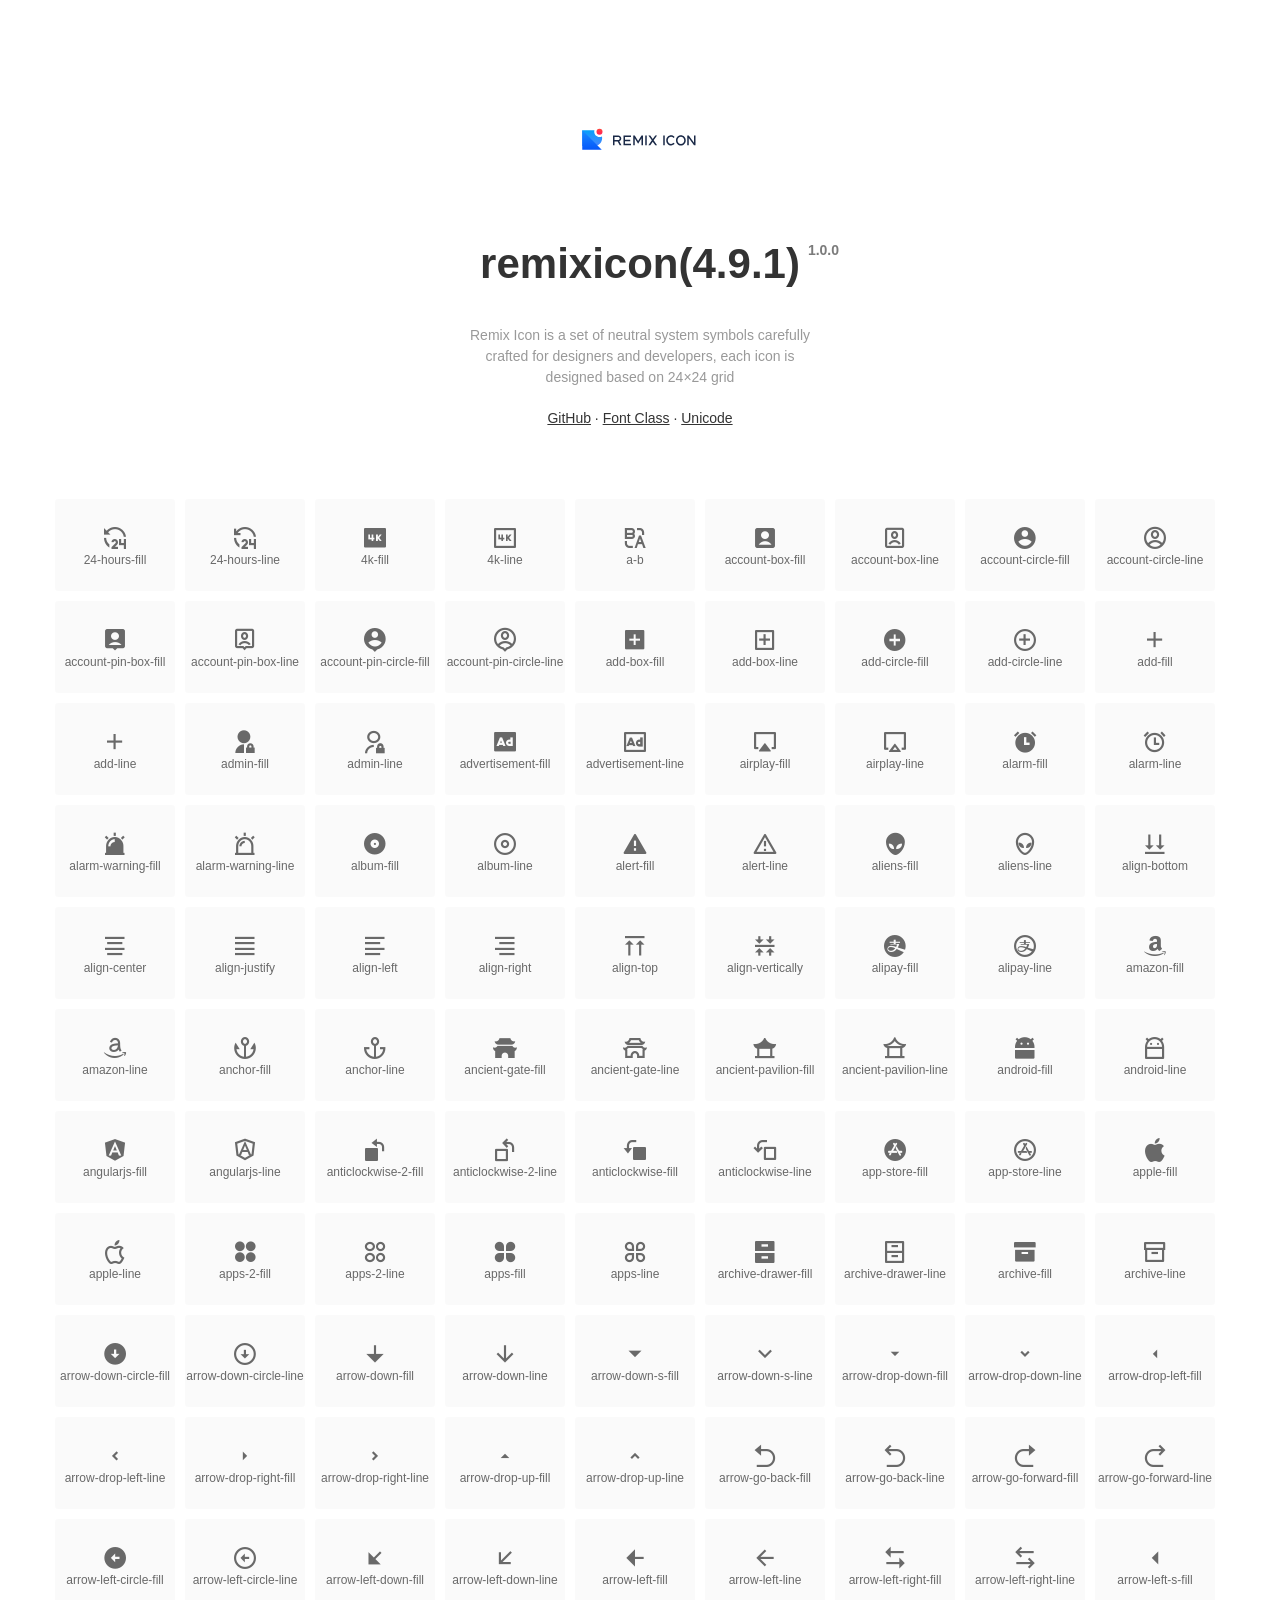
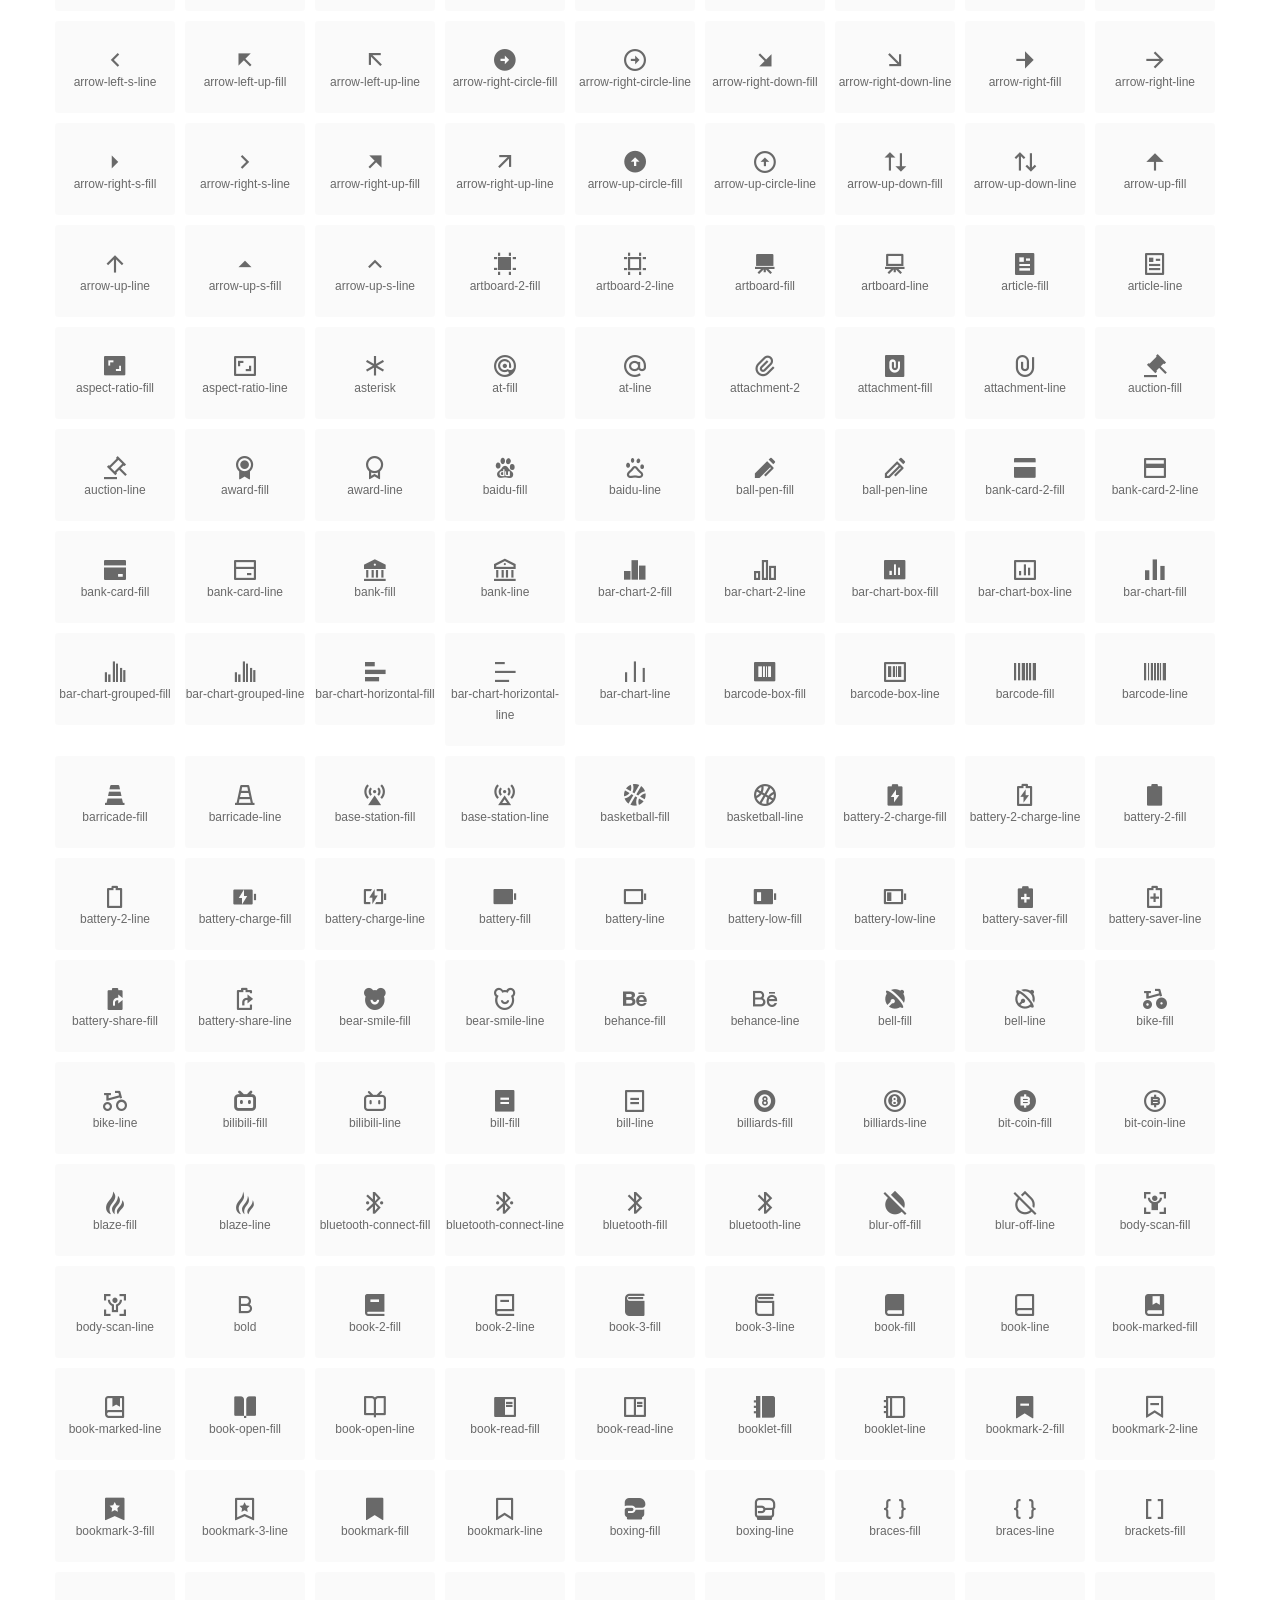
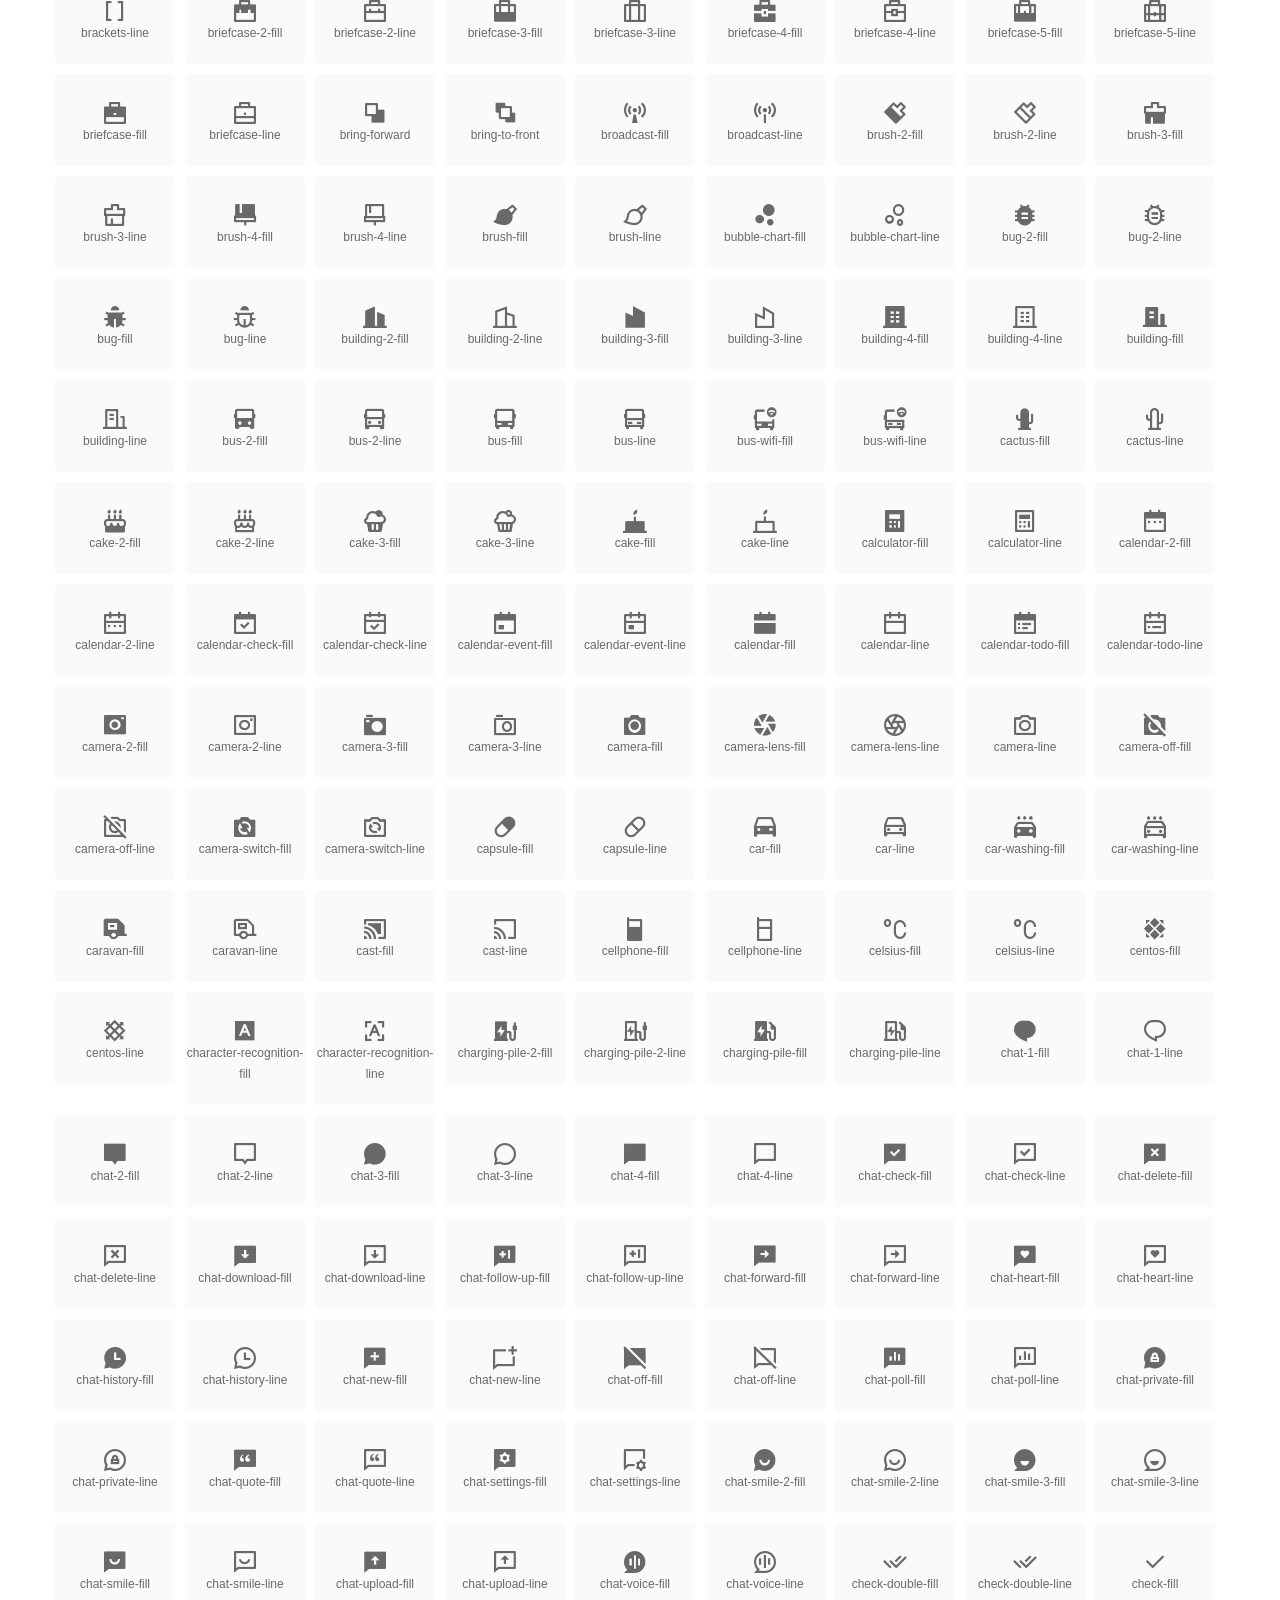
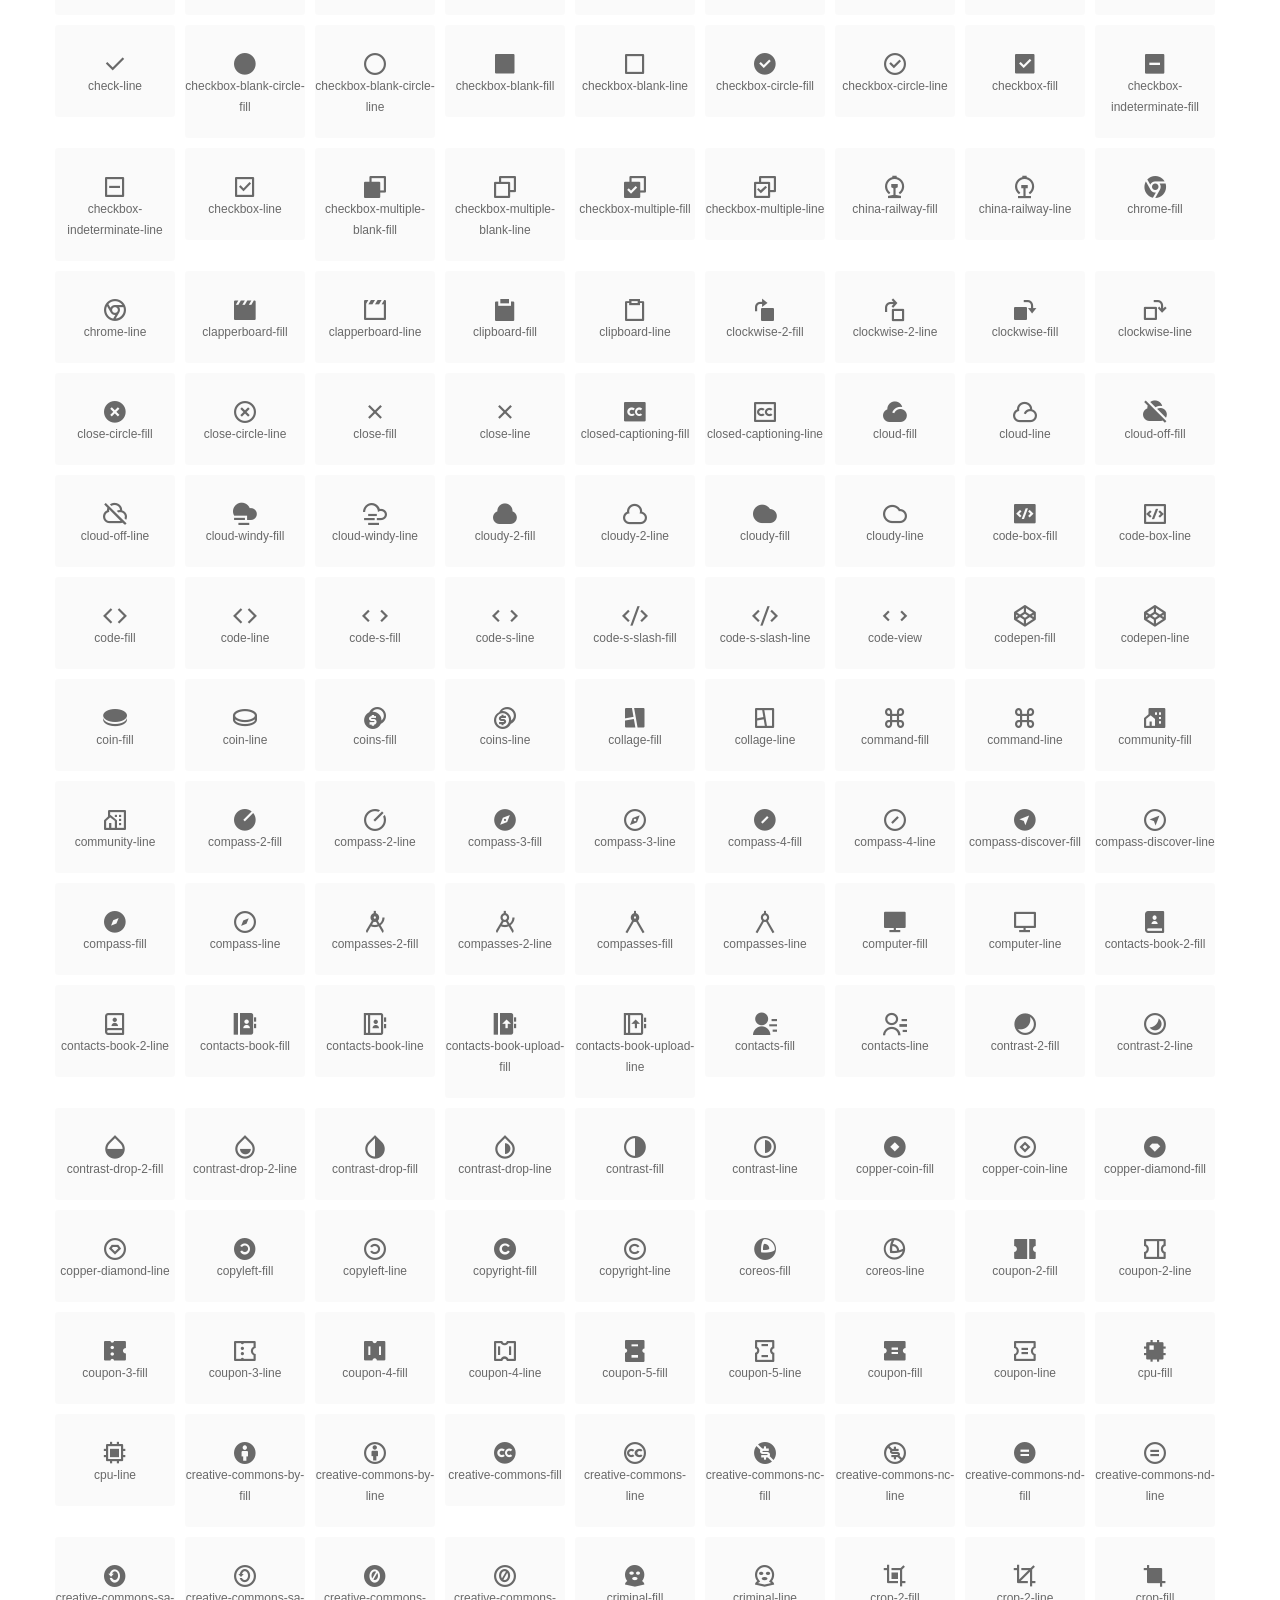
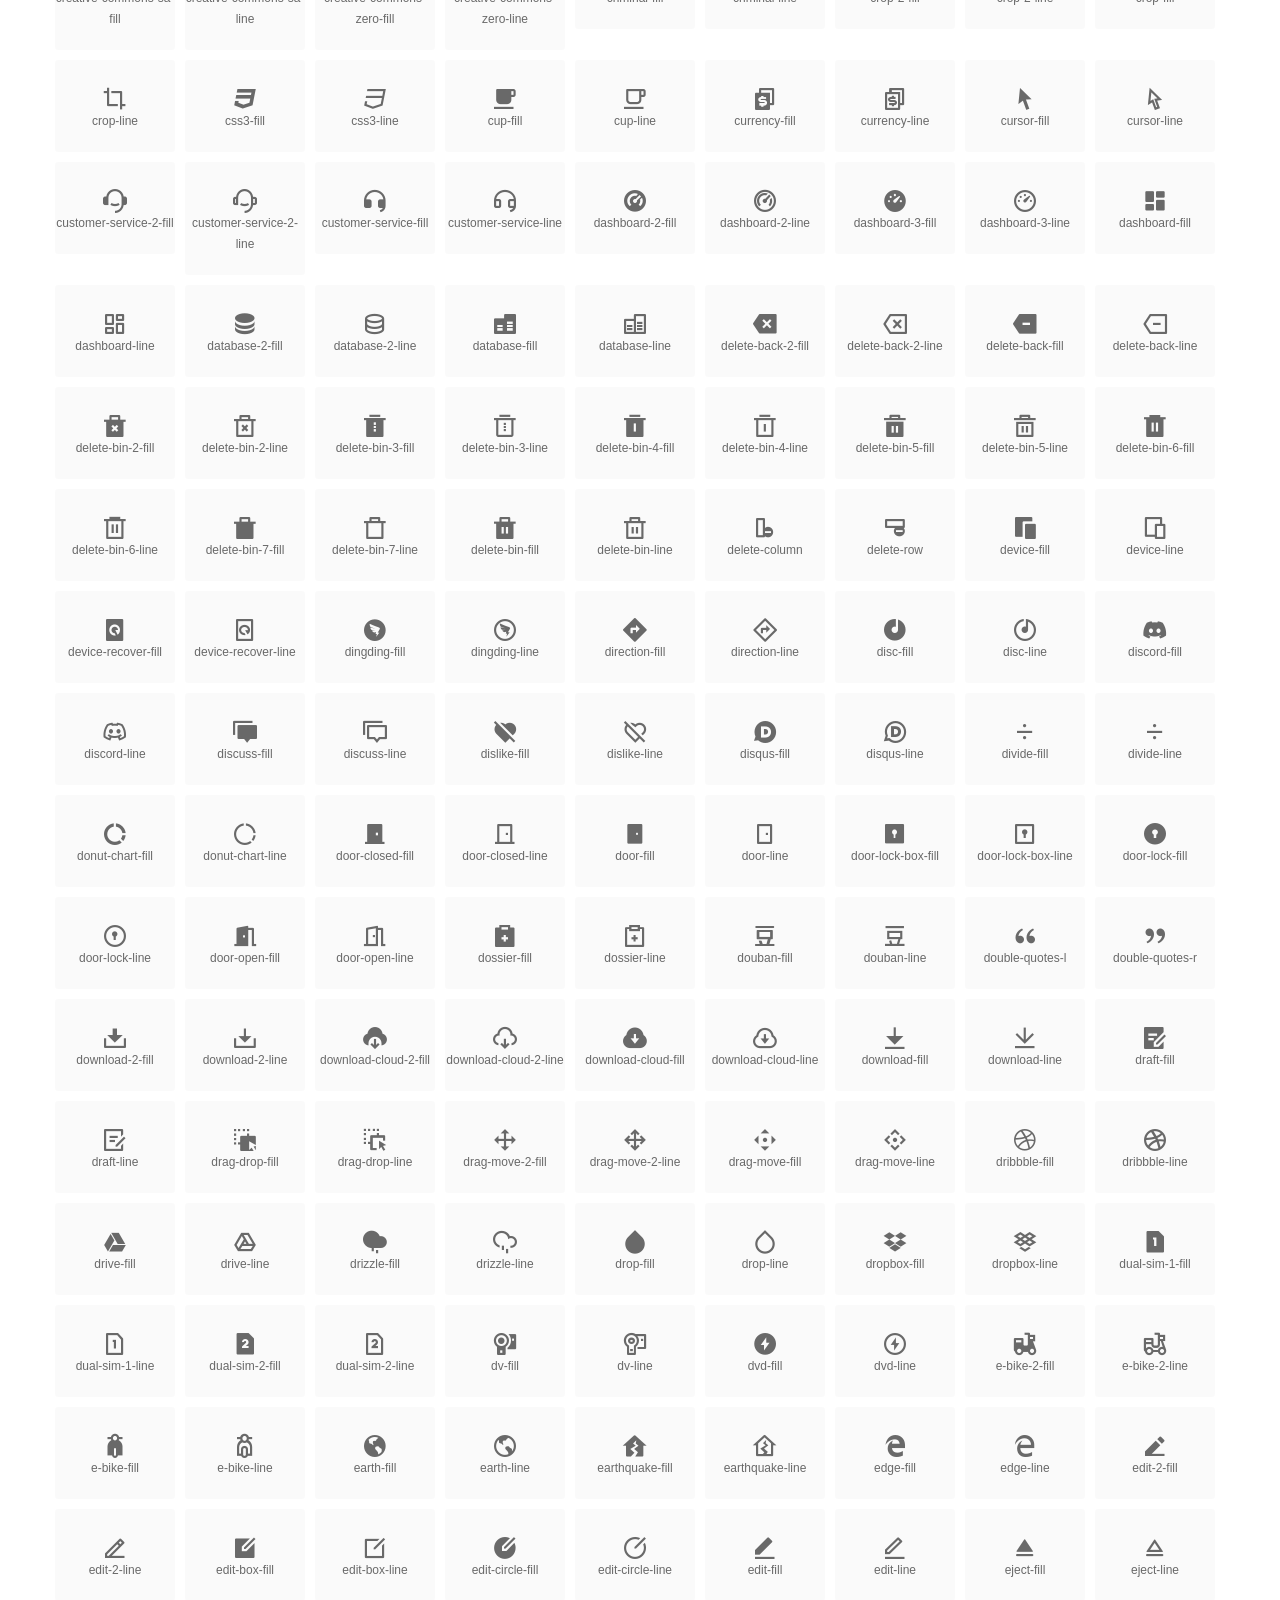
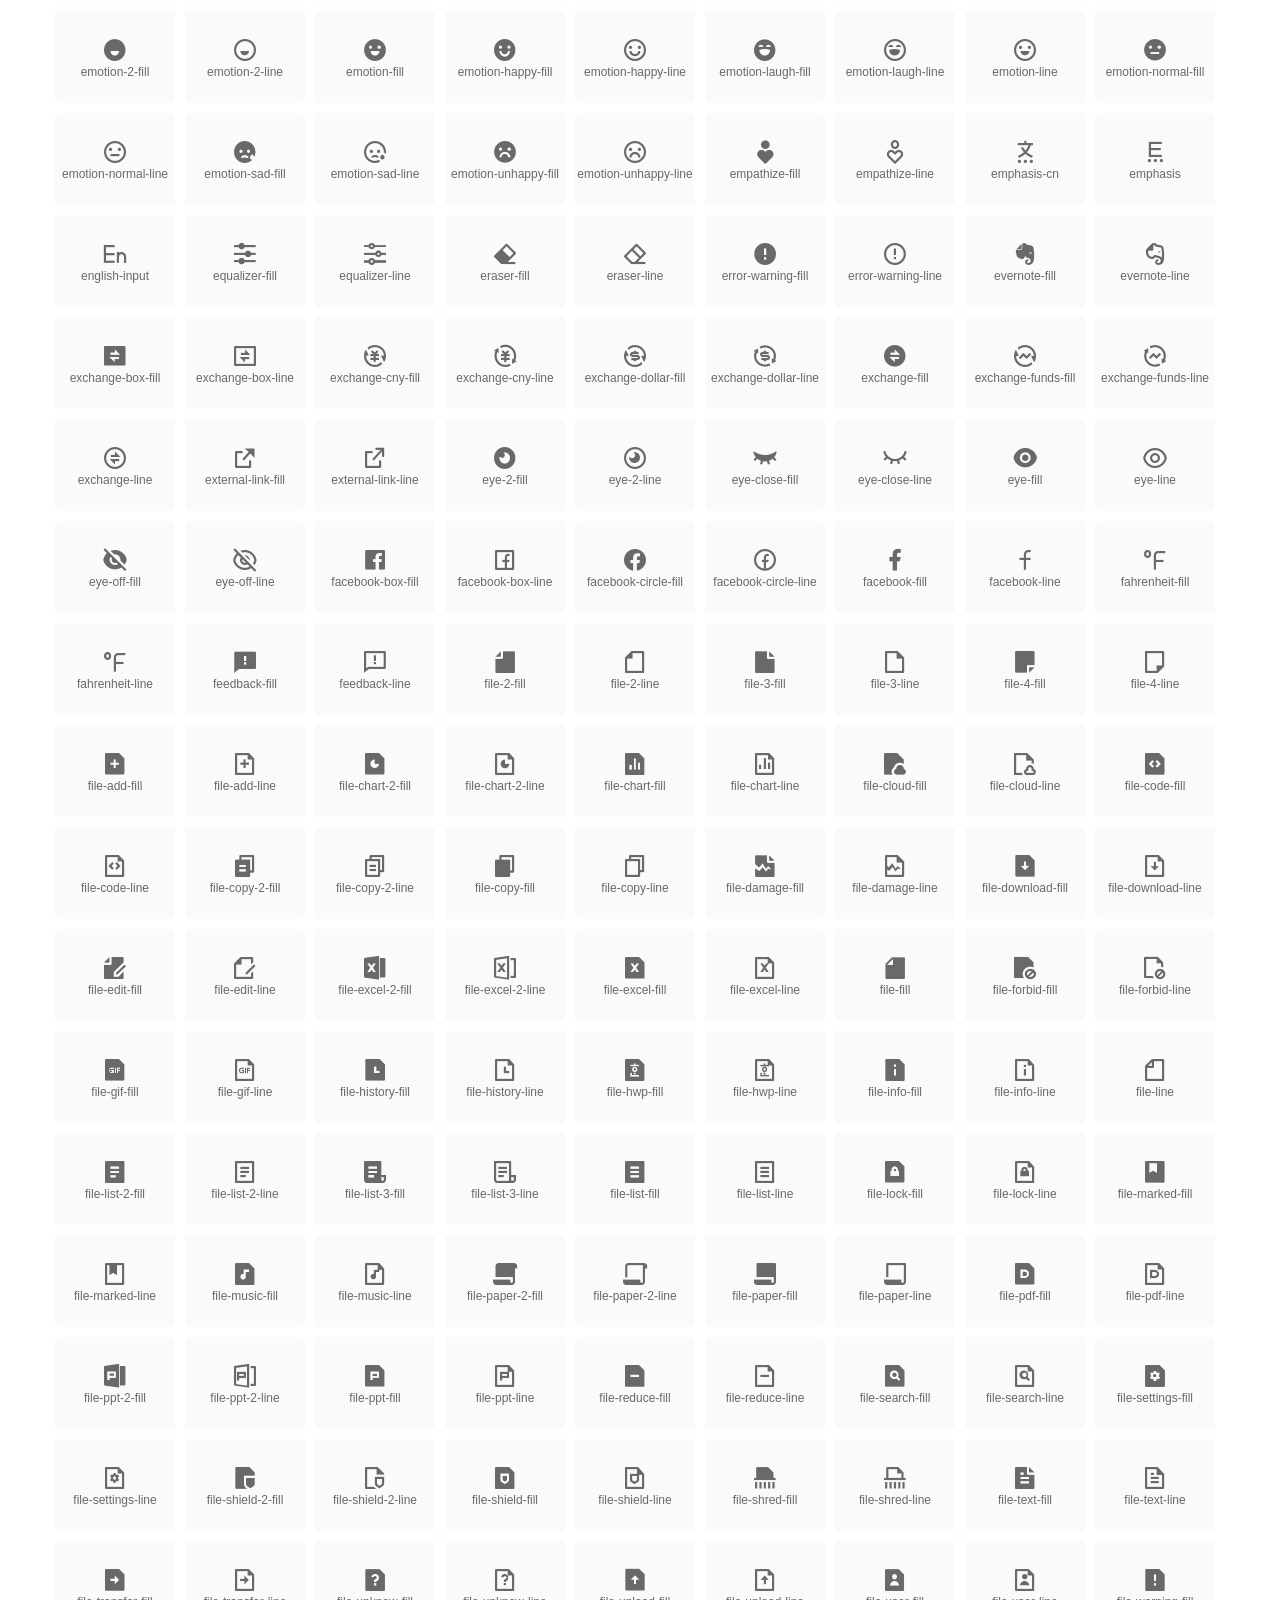
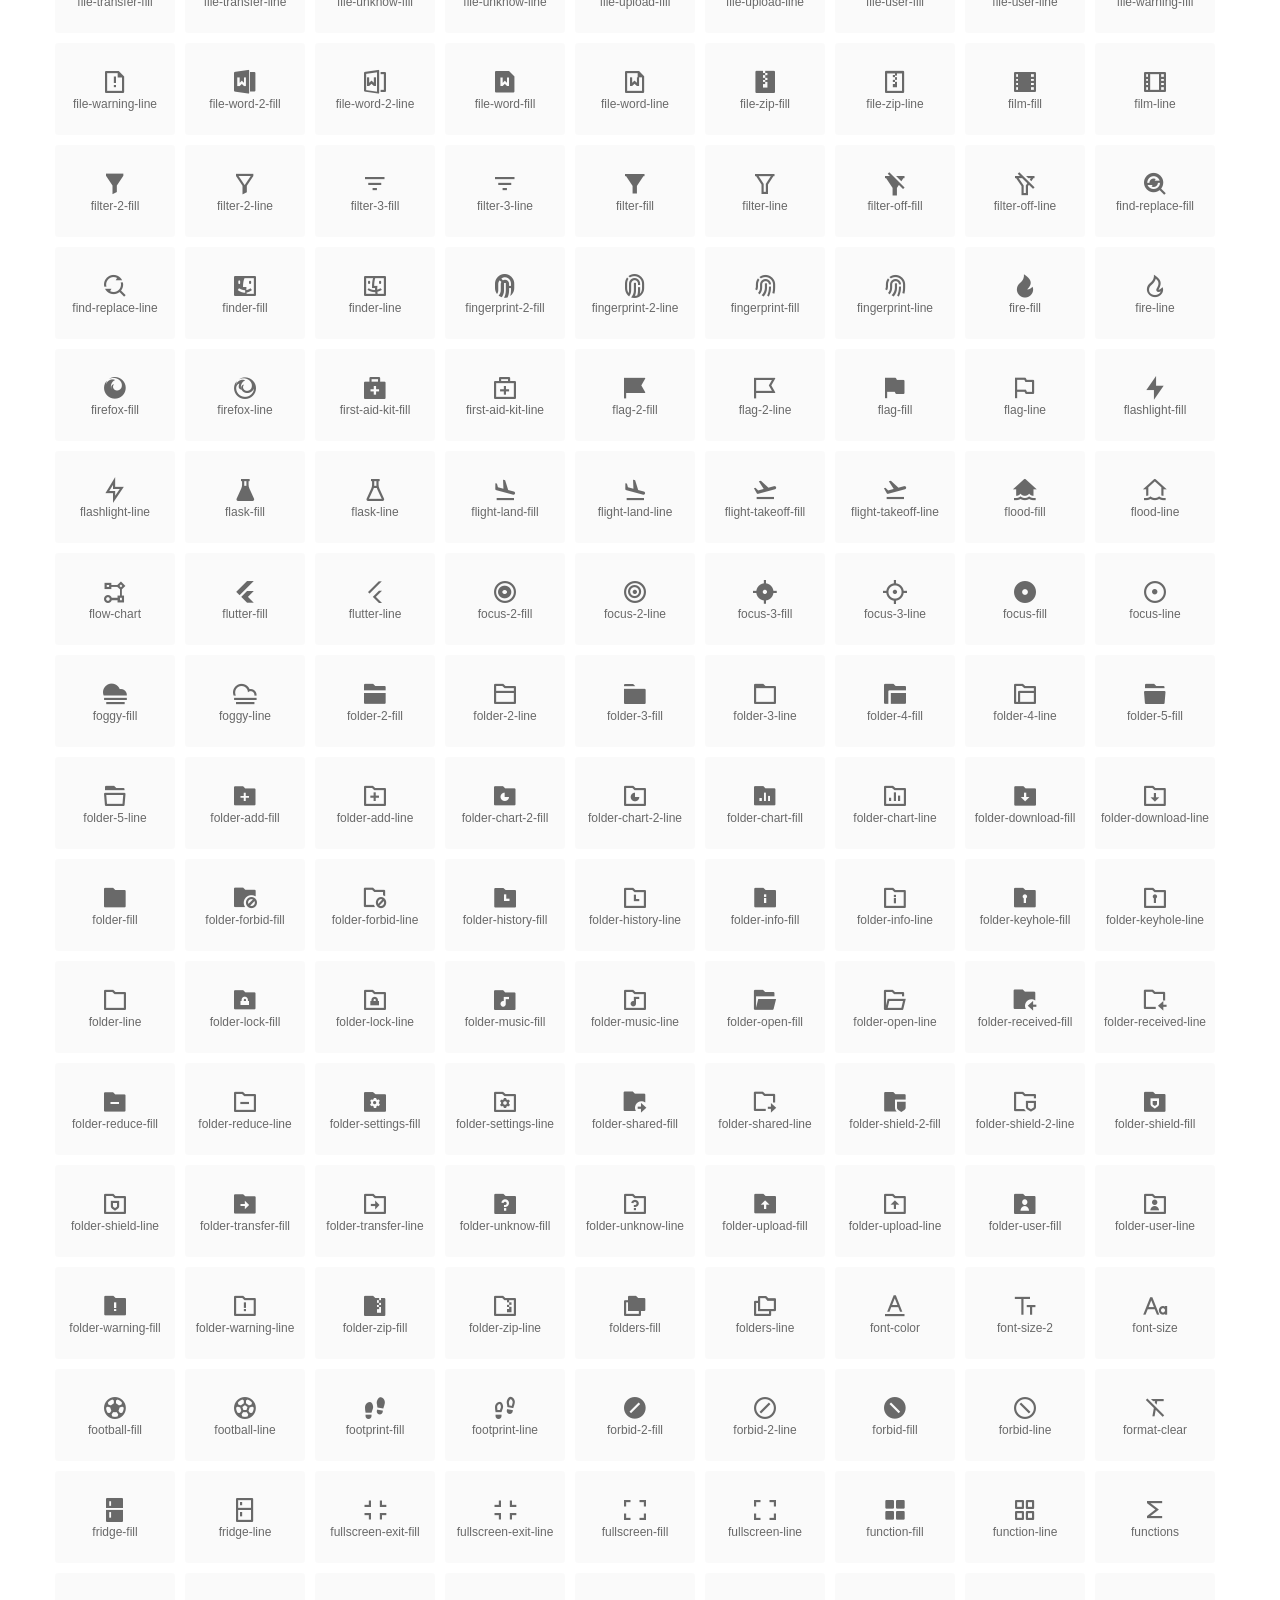
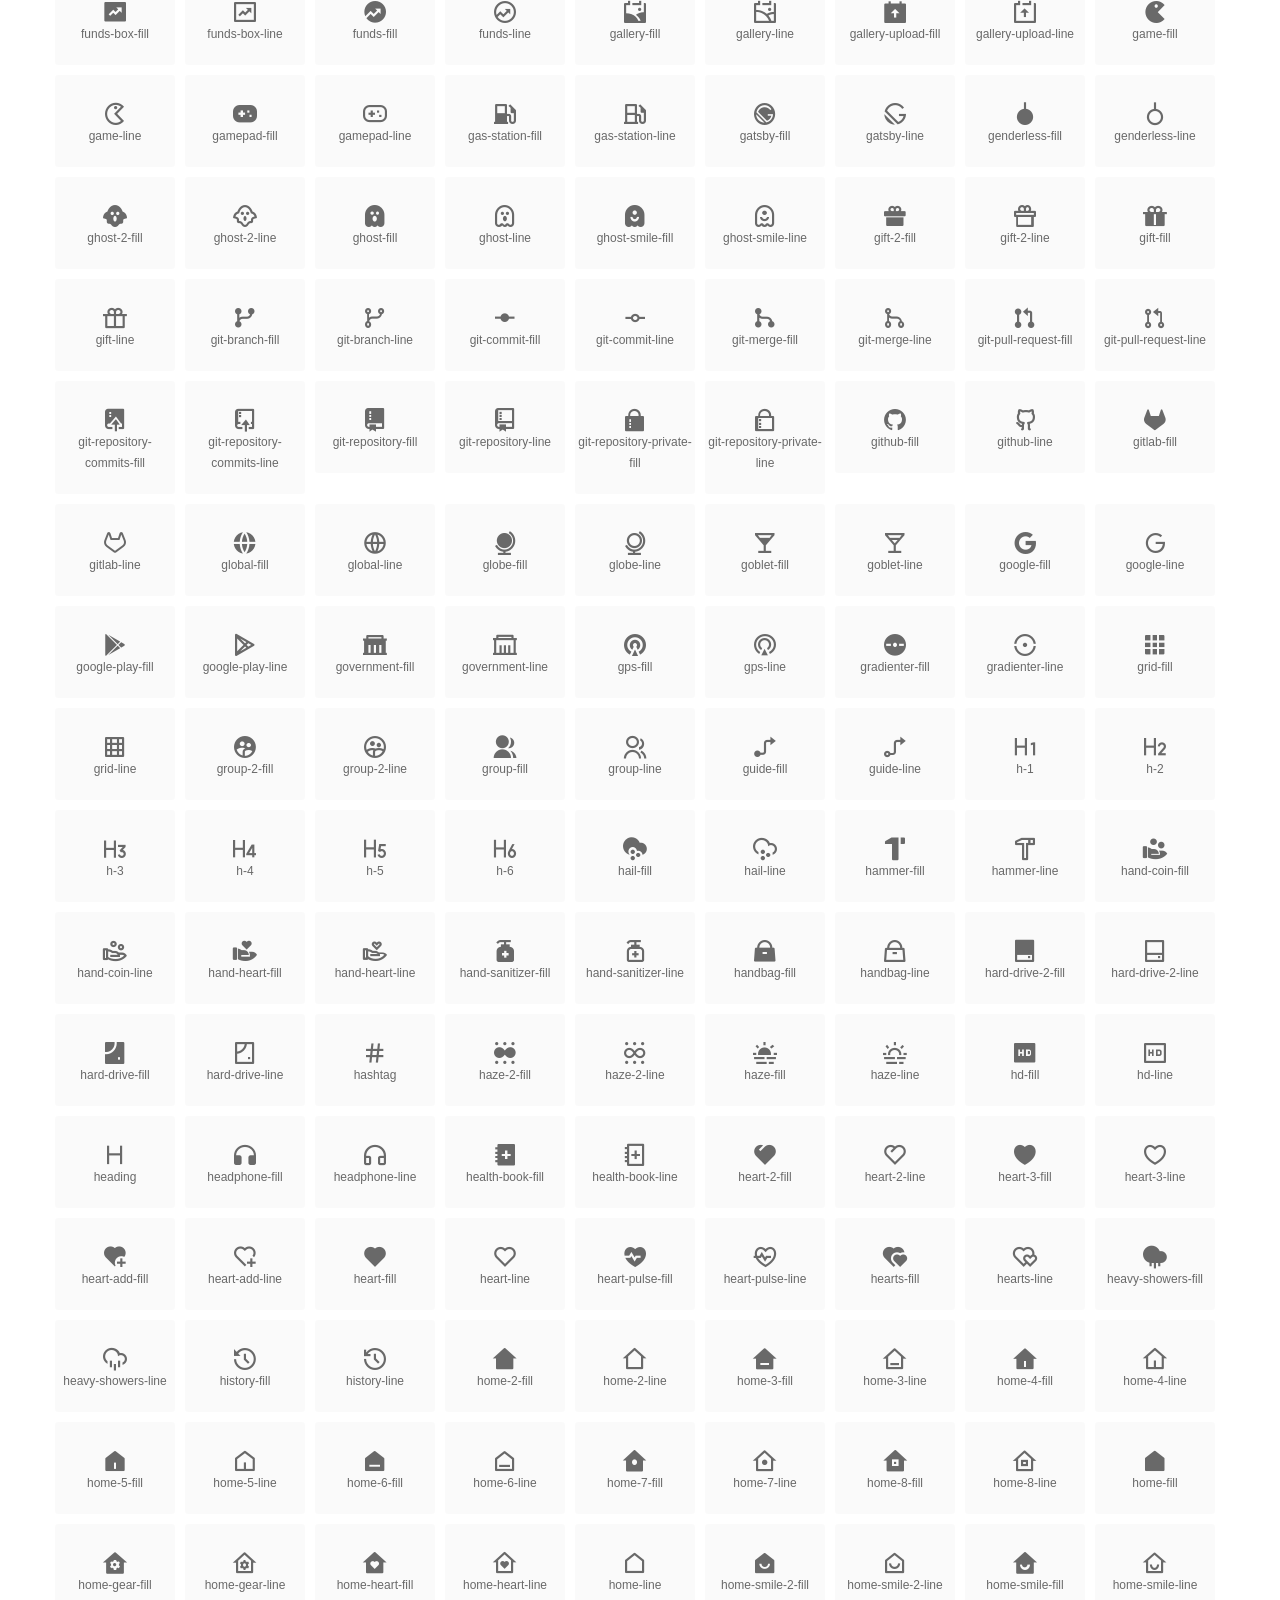
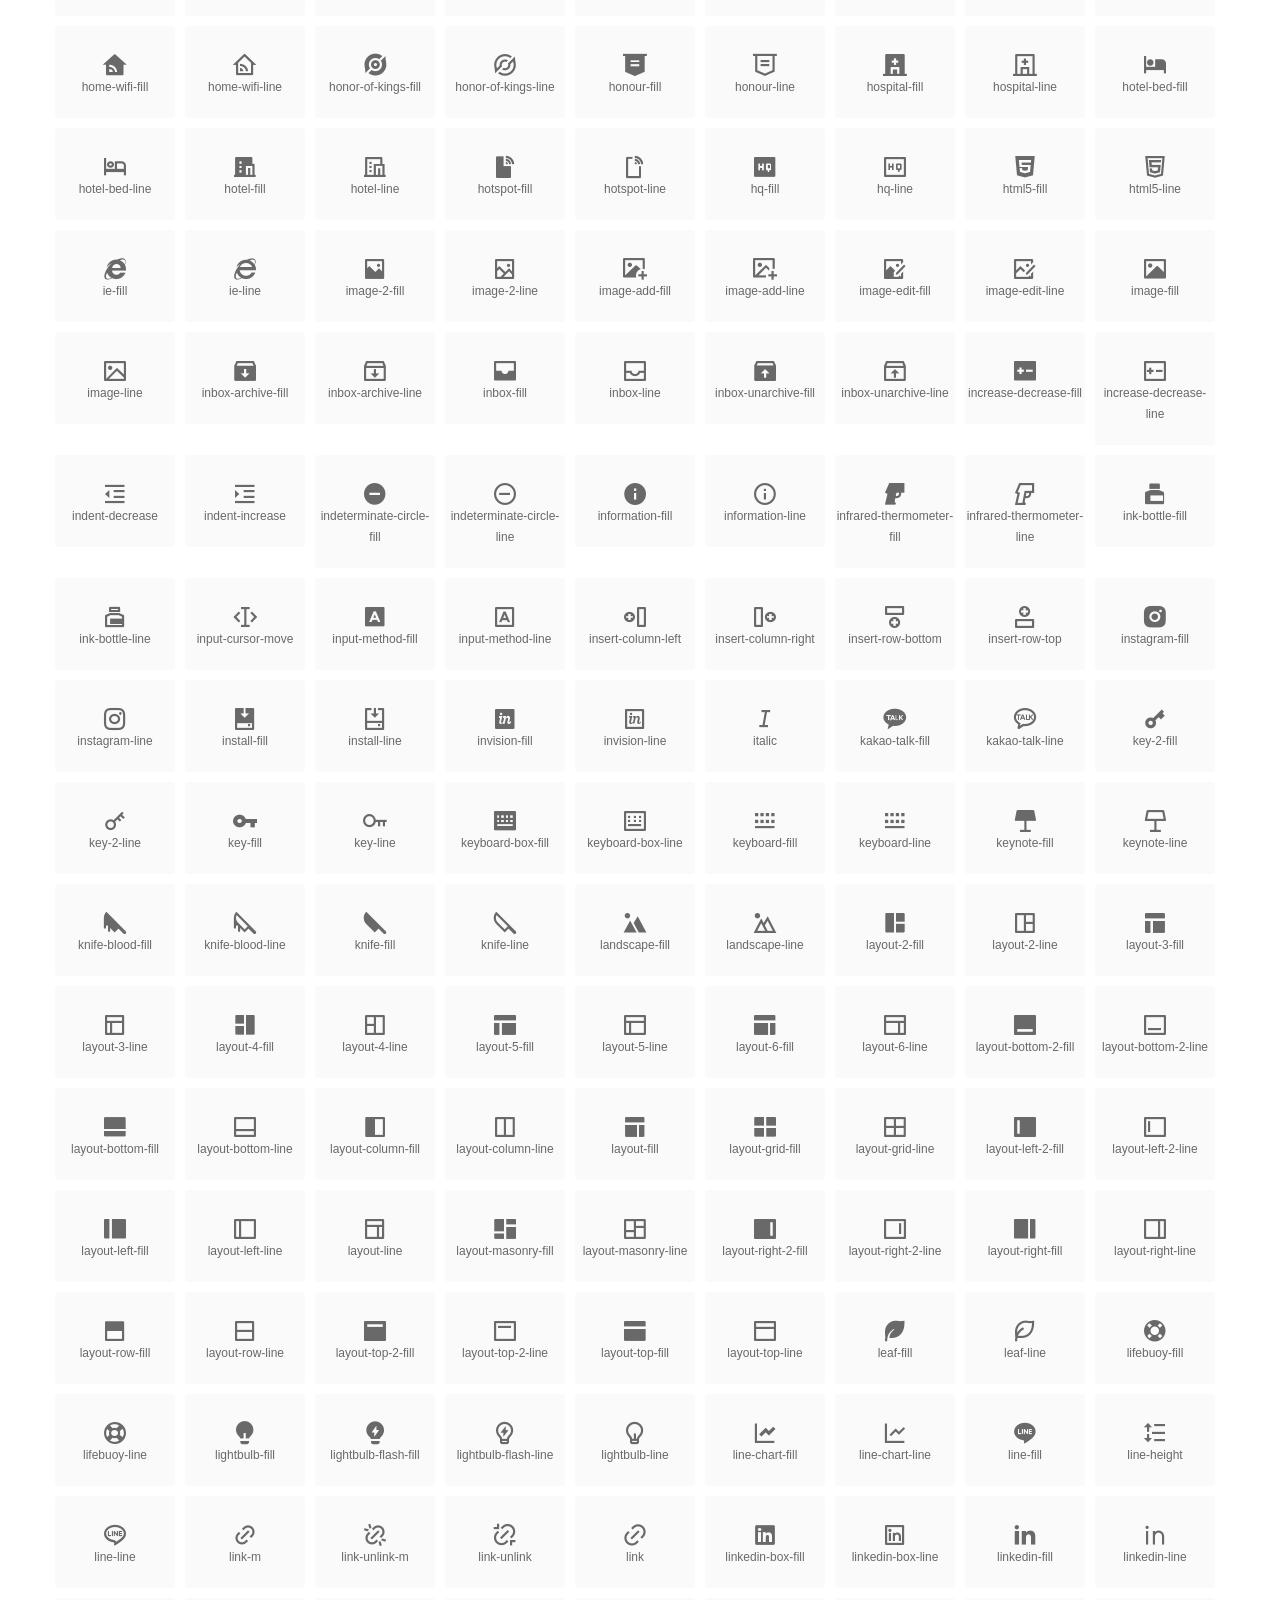
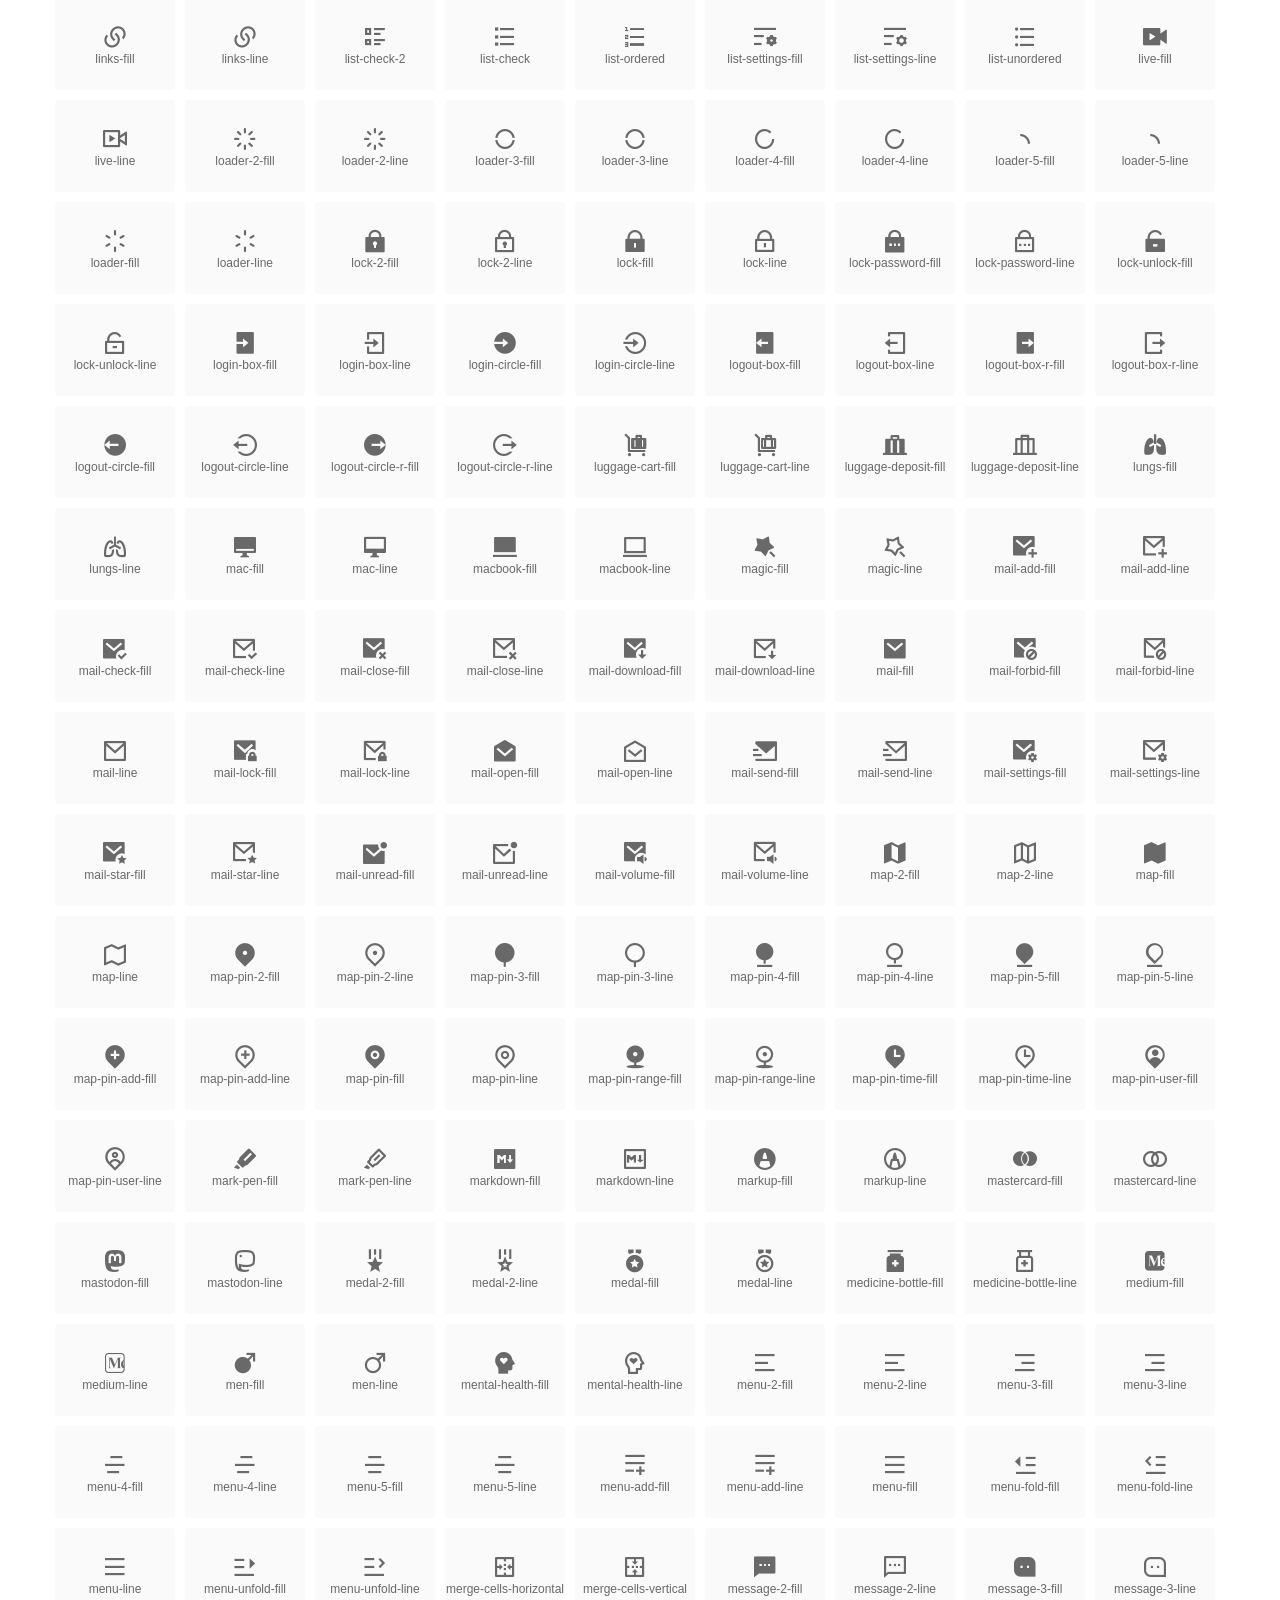
<file: assets/Remixicon/index.html>
<!DOCTYPE html>
<html lang="en">
<head>
  <meta charset="UTF-8">
  <title>remixicon(4.9.1)</title>
  <meta name="viewport" content="width=device-width,minimum-scale=1.0,maximum-scale=1.0,user-scalable=no">
   
  <meta name="description" content="Remix Icon is a set of neutral system symbols carefully crafted for designers and developers, each icon is designed based on 24×24 grid">
   
  <meta name="keywords" content="remixicon,TTF,EOT,WOFF,WOFF2,SVG">
  
  
  
  <link rel="stylesheet" href="remixicon.css" />
  
  <style>
    *{margin: 0;padding: 0;list-style: none;}
    body { color: #696969; font: 12px/1.5 tahoma, arial, \5b8b\4f53, sans-serif; }
    a { color: #333; text-decoration: underline; }
    a:hover { color: rgb(9, 73, 209); }
    .header { color: #333; text-align: center; padding: 80px 0 60px 0; min-height: 153px; font-size: 14px; }
    .header .logo svg { height: 120px; width: 120px; }
    .header h1 { font-size: 42px; padding: 26px 0 10px 0; }
    .header sup {font-size: 14px; margin: 8px 0 0 8px; position: absolute; color: #7b7b7b; }
    .info {
      color: #999;
      font-weight: normal;
      max-width: 346px;
      margin: 0 auto;
      padding: 20px 0;
      font-size: 14px;
    }

    .icons { max-width: 1190px; margin: 0 auto; }
    .icons ul { text-align: center; }
    .icons ul li {
      vertical-align: top;
      width: 120px;
      display: inline-block;
      text-align: center;
      background-color: rgba(0,0,0,.02);
      border-radius: 3px;
      padding: 29px 0 10px 0;
      margin-right: 10px;
      margin-top: 10px;
      transition: all 0.6s ease;
    }
    .icons ul li:hover { background-color: rgba(0,0,0,.06); }
    .icons ul li:hover span { color: #3c75e4; opacity: 1; }
    .icons ul li .unicode { color: #8c8c8c; opacity: 0.3; }
    .icons ul li h4 {
      font-weight: normal;
      padding: 10px 0 5px 0;
      display: block;
      color: #8c8c8c;
      font-size: 14px;
      line-height: 12px;
      opacity: 0.8;
    }
    .icons ul li:hover h4 { opacity: 1; }
    .icons ul li svg { width: 24px; height: 24px; }
    .icons ul li:hover { color: #3c75e4; }
    .footer { text-align: center; padding: 10px 0 90px 0; }
    .footer a { text-align: center; padding: 10px 0 90px 0; color: #696969;}
    .footer a:hover { color: #0949d1; }
    .links { text-align: center; padding: 50px 0 0 0; font-size: 14px; }
    
    .icons ul li.class-icon { font-size: 21px; line-height: 21px; padding-bottom: 20px; }
    .icons ul li.class-icon p{ font-size: 12px; }
    .icons ul li.class-icon [class^="ri-"]{ font-size: 26px; }
    
    
    
  </style>
  
</head>

<body>
  
  <div class="header">
    
    <div class="logo">
      <a href="./"><svg width="160" height="32" viewBox="0 0 160 32" fill="none" xmlns="http://www.w3.org/2000/svg">
<path d="M121.5 9.80005C123.33 9.80005 124.984 10.5797 126.165 11.8344L124.75 13.2496C123.929 12.3549 122.773 11.8 121.5 11.8C119.029 11.8 117 13.891 117 16.5C117 19.1091 119.029 21.2 121.5 21.2C122.773 21.2 123.929 20.6452 124.75 19.7505L126.165 21.1657C124.984 22.4204 123.33 23.2 121.5 23.2C117.91 23.2 115 20.2004 115 16.5C115 12.7997 117.91 9.80005 121.5 9.80005Z" fill="#1A2947"/>
<path d="M113 10V23H111V10H113Z" fill="#1A2947"/>
<path d="M154 23V9.99988H152L152 19.6019L144.997 9.99988L143 10.0039V23H145L145 13.3969L152 23H154Z" fill="#1A2947"/>
<path d="M68 10V12H60V15.5H67V17.5H60V21H68V23H58V10H68Z" fill="#1A2947"/>
<path d="M82 10L77.4999 17.201L73 10H71V23H73V13.775L77.4999 20.975L82 13.773V23H84V10H82Z" fill="#1A2947"/>
<path d="M89 10V23H87V10H89Z" fill="#1A2947"/>
<path d="M96.9999 14.7565L93.6689 9.99951H91.2279L95.7789 16.4995L91.2289 22.9995H93.6689L96.9999 18.2435L100.33 22.9995H102.772L98.2209 16.4995L102.773 9.99951H100.33L96.9999 14.7565Z" fill="#1A2947"/>
<path fill-rule="evenodd" clip-rule="evenodd" d="M141 16.5C141 12.7997 138.09 9.80005 134.5 9.80005C130.91 9.80005 128 12.7997 128 16.5C128 20.2004 130.91 23.2 134.5 23.2C138.09 23.2 141 20.2004 141 16.5ZM130 16.5C130 13.891 132.029 11.8 134.5 11.8C136.971 11.8 139 13.891 139 16.5C139 19.1091 136.971 21.2 134.5 21.2C132.029 21.2 130 19.1091 130 16.5Z" fill="#1A2947"/>
<path fill-rule="evenodd" clip-rule="evenodd" d="M51 10C53.2091 10 55 11.7909 55 14C55 15.7175 53.9176 17.1821 52.3977 17.749L55.1901 22.999H52.9251L50.267 18H46V23H44V10H51ZM46 11.999V15.999L51 16C52.1046 16 53 15.1046 53 14C53 12.8955 52.1 12 51 12L46 11.999Z" fill="#1A2947"/>
<path fill-rule="evenodd" clip-rule="evenodd" d="M19.2887 3.00389C19.1928 3.0013 19.0965 3 19 3H3V24H19C24.799 24 29.5 19.299 29.5 13.5C29.5 12.7108 29.4129 11.942 29.2479 11.2025C28.2772 11.7119 27.1722 12 26 12C22.134 12 19 8.86599 19 5C19 4.30645 19.1009 3.63646 19.2887 3.00389Z" fill="url(#paint0_linear_960_1054)"/>
<g filter="url(#filter0_b_960_1054)">
<path fill-rule="evenodd" clip-rule="evenodd" d="M3 3L29 29H3V3Z" fill="url(#paint1_linear_960_1054)"/>
</g>
<circle cx="26" cy="5" r="4" fill="url(#paint2_linear_960_1054)"/>
<defs>
<filter id="filter0_b_960_1054" x="-2.43656" y="-2.43656" width="36.8731" height="36.8731" filterUnits="userSpaceOnUse" color-interpolation-filters="sRGB">
<feFlood flood-opacity="0" result="BackgroundImageFix"/>
<feGaussianBlur in="BackgroundImage" stdDeviation="2.71828"/>
<feComposite in2="SourceAlpha" operator="in" result="effect1_backgroundBlur_960_1054"/>
<feBlend mode="normal" in="SourceGraphic" in2="effect1_backgroundBlur_960_1054" result="shape"/>
</filter>
<linearGradient id="paint0_linear_960_1054" x1="3" y1="3" x2="3" y2="24" gradientUnits="userSpaceOnUse">
<stop stop-color="#05A0FA"/>
<stop offset="1" stop-color="#4785FF"/>
</linearGradient>
<linearGradient id="paint1_linear_960_1054" x1="3" y1="3" x2="3" y2="29" gradientUnits="userSpaceOnUse">
<stop stop-color="#1A8CFF"/>
<stop offset="1" stop-color="#0557FA"/>
</linearGradient>
<linearGradient id="paint2_linear_960_1054" x1="22" y1="1" x2="22" y2="9" gradientUnits="userSpaceOnUse">
<stop stop-color="#FF463A"/>
<stop offset="1" stop-color="#FF1F5A"/>
</linearGradient>
</defs>
</svg>
</a>
    </div>
    
    <h1>remixicon(4.9.1)<sup>1.0.0</sup></h1>
    <div class="info">
      Remix Icon is a set of neutral system symbols carefully crafted for designers and developers, each icon is designed based on 24×24 grid
    </div>
    <p>
      
      <a href="https://github.com/Remix-Design/remixicon.git">GitHub</a> · 
      
      <a href="index.html">Font Class</a> · 
      
      <a href="unicode.html">Unicode</a>
      
    </p>
  </div>
  <div class="icons">
    <ul>
      <li class="class-icon"><i class="ri-24-hours-fill"></i><p class="name">24-hours-fill</p></li><li class="class-icon"><i class="ri-24-hours-line"></i><p class="name">24-hours-line</p></li><li class="class-icon"><i class="ri-4k-fill"></i><p class="name">4k-fill</p></li><li class="class-icon"><i class="ri-4k-line"></i><p class="name">4k-line</p></li><li class="class-icon"><i class="ri-a-b"></i><p class="name">a-b</p></li><li class="class-icon"><i class="ri-account-box-fill"></i><p class="name">account-box-fill</p></li><li class="class-icon"><i class="ri-account-box-line"></i><p class="name">account-box-line</p></li><li class="class-icon"><i class="ri-account-circle-fill"></i><p class="name">account-circle-fill</p></li><li class="class-icon"><i class="ri-account-circle-line"></i><p class="name">account-circle-line</p></li><li class="class-icon"><i class="ri-account-pin-box-fill"></i><p class="name">account-pin-box-fill</p></li><li class="class-icon"><i class="ri-account-pin-box-line"></i><p class="name">account-pin-box-line</p></li><li class="class-icon"><i class="ri-account-pin-circle-fill"></i><p class="name">account-pin-circle-fill</p></li><li class="class-icon"><i class="ri-account-pin-circle-line"></i><p class="name">account-pin-circle-line</p></li><li class="class-icon"><i class="ri-add-box-fill"></i><p class="name">add-box-fill</p></li><li class="class-icon"><i class="ri-add-box-line"></i><p class="name">add-box-line</p></li><li class="class-icon"><i class="ri-add-circle-fill"></i><p class="name">add-circle-fill</p></li><li class="class-icon"><i class="ri-add-circle-line"></i><p class="name">add-circle-line</p></li><li class="class-icon"><i class="ri-add-fill"></i><p class="name">add-fill</p></li><li class="class-icon"><i class="ri-add-line"></i><p class="name">add-line</p></li><li class="class-icon"><i class="ri-admin-fill"></i><p class="name">admin-fill</p></li><li class="class-icon"><i class="ri-admin-line"></i><p class="name">admin-line</p></li><li class="class-icon"><i class="ri-advertisement-fill"></i><p class="name">advertisement-fill</p></li><li class="class-icon"><i class="ri-advertisement-line"></i><p class="name">advertisement-line</p></li><li class="class-icon"><i class="ri-airplay-fill"></i><p class="name">airplay-fill</p></li><li class="class-icon"><i class="ri-airplay-line"></i><p class="name">airplay-line</p></li><li class="class-icon"><i class="ri-alarm-fill"></i><p class="name">alarm-fill</p></li><li class="class-icon"><i class="ri-alarm-line"></i><p class="name">alarm-line</p></li><li class="class-icon"><i class="ri-alarm-warning-fill"></i><p class="name">alarm-warning-fill</p></li><li class="class-icon"><i class="ri-alarm-warning-line"></i><p class="name">alarm-warning-line</p></li><li class="class-icon"><i class="ri-album-fill"></i><p class="name">album-fill</p></li><li class="class-icon"><i class="ri-album-line"></i><p class="name">album-line</p></li><li class="class-icon"><i class="ri-alert-fill"></i><p class="name">alert-fill</p></li><li class="class-icon"><i class="ri-alert-line"></i><p class="name">alert-line</p></li><li class="class-icon"><i class="ri-aliens-fill"></i><p class="name">aliens-fill</p></li><li class="class-icon"><i class="ri-aliens-line"></i><p class="name">aliens-line</p></li><li class="class-icon"><i class="ri-align-bottom"></i><p class="name">align-bottom</p></li><li class="class-icon"><i class="ri-align-center"></i><p class="name">align-center</p></li><li class="class-icon"><i class="ri-align-justify"></i><p class="name">align-justify</p></li><li class="class-icon"><i class="ri-align-left"></i><p class="name">align-left</p></li><li class="class-icon"><i class="ri-align-right"></i><p class="name">align-right</p></li><li class="class-icon"><i class="ri-align-top"></i><p class="name">align-top</p></li><li class="class-icon"><i class="ri-align-vertically"></i><p class="name">align-vertically</p></li><li class="class-icon"><i class="ri-alipay-fill"></i><p class="name">alipay-fill</p></li><li class="class-icon"><i class="ri-alipay-line"></i><p class="name">alipay-line</p></li><li class="class-icon"><i class="ri-amazon-fill"></i><p class="name">amazon-fill</p></li><li class="class-icon"><i class="ri-amazon-line"></i><p class="name">amazon-line</p></li><li class="class-icon"><i class="ri-anchor-fill"></i><p class="name">anchor-fill</p></li><li class="class-icon"><i class="ri-anchor-line"></i><p class="name">anchor-line</p></li><li class="class-icon"><i class="ri-ancient-gate-fill"></i><p class="name">ancient-gate-fill</p></li><li class="class-icon"><i class="ri-ancient-gate-line"></i><p class="name">ancient-gate-line</p></li><li class="class-icon"><i class="ri-ancient-pavilion-fill"></i><p class="name">ancient-pavilion-fill</p></li><li class="class-icon"><i class="ri-ancient-pavilion-line"></i><p class="name">ancient-pavilion-line</p></li><li class="class-icon"><i class="ri-android-fill"></i><p class="name">android-fill</p></li><li class="class-icon"><i class="ri-android-line"></i><p class="name">android-line</p></li><li class="class-icon"><i class="ri-angularjs-fill"></i><p class="name">angularjs-fill</p></li><li class="class-icon"><i class="ri-angularjs-line"></i><p class="name">angularjs-line</p></li><li class="class-icon"><i class="ri-anticlockwise-2-fill"></i><p class="name">anticlockwise-2-fill</p></li><li class="class-icon"><i class="ri-anticlockwise-2-line"></i><p class="name">anticlockwise-2-line</p></li><li class="class-icon"><i class="ri-anticlockwise-fill"></i><p class="name">anticlockwise-fill</p></li><li class="class-icon"><i class="ri-anticlockwise-line"></i><p class="name">anticlockwise-line</p></li><li class="class-icon"><i class="ri-app-store-fill"></i><p class="name">app-store-fill</p></li><li class="class-icon"><i class="ri-app-store-line"></i><p class="name">app-store-line</p></li><li class="class-icon"><i class="ri-apple-fill"></i><p class="name">apple-fill</p></li><li class="class-icon"><i class="ri-apple-line"></i><p class="name">apple-line</p></li><li class="class-icon"><i class="ri-apps-2-fill"></i><p class="name">apps-2-fill</p></li><li class="class-icon"><i class="ri-apps-2-line"></i><p class="name">apps-2-line</p></li><li class="class-icon"><i class="ri-apps-fill"></i><p class="name">apps-fill</p></li><li class="class-icon"><i class="ri-apps-line"></i><p class="name">apps-line</p></li><li class="class-icon"><i class="ri-archive-drawer-fill"></i><p class="name">archive-drawer-fill</p></li><li class="class-icon"><i class="ri-archive-drawer-line"></i><p class="name">archive-drawer-line</p></li><li class="class-icon"><i class="ri-archive-fill"></i><p class="name">archive-fill</p></li><li class="class-icon"><i class="ri-archive-line"></i><p class="name">archive-line</p></li><li class="class-icon"><i class="ri-arrow-down-circle-fill"></i><p class="name">arrow-down-circle-fill</p></li><li class="class-icon"><i class="ri-arrow-down-circle-line"></i><p class="name">arrow-down-circle-line</p></li><li class="class-icon"><i class="ri-arrow-down-fill"></i><p class="name">arrow-down-fill</p></li><li class="class-icon"><i class="ri-arrow-down-line"></i><p class="name">arrow-down-line</p></li><li class="class-icon"><i class="ri-arrow-down-s-fill"></i><p class="name">arrow-down-s-fill</p></li><li class="class-icon"><i class="ri-arrow-down-s-line"></i><p class="name">arrow-down-s-line</p></li><li class="class-icon"><i class="ri-arrow-drop-down-fill"></i><p class="name">arrow-drop-down-fill</p></li><li class="class-icon"><i class="ri-arrow-drop-down-line"></i><p class="name">arrow-drop-down-line</p></li><li class="class-icon"><i class="ri-arrow-drop-left-fill"></i><p class="name">arrow-drop-left-fill</p></li><li class="class-icon"><i class="ri-arrow-drop-left-line"></i><p class="name">arrow-drop-left-line</p></li><li class="class-icon"><i class="ri-arrow-drop-right-fill"></i><p class="name">arrow-drop-right-fill</p></li><li class="class-icon"><i class="ri-arrow-drop-right-line"></i><p class="name">arrow-drop-right-line</p></li><li class="class-icon"><i class="ri-arrow-drop-up-fill"></i><p class="name">arrow-drop-up-fill</p></li><li class="class-icon"><i class="ri-arrow-drop-up-line"></i><p class="name">arrow-drop-up-line</p></li><li class="class-icon"><i class="ri-arrow-go-back-fill"></i><p class="name">arrow-go-back-fill</p></li><li class="class-icon"><i class="ri-arrow-go-back-line"></i><p class="name">arrow-go-back-line</p></li><li class="class-icon"><i class="ri-arrow-go-forward-fill"></i><p class="name">arrow-go-forward-fill</p></li><li class="class-icon"><i class="ri-arrow-go-forward-line"></i><p class="name">arrow-go-forward-line</p></li><li class="class-icon"><i class="ri-arrow-left-circle-fill"></i><p class="name">arrow-left-circle-fill</p></li><li class="class-icon"><i class="ri-arrow-left-circle-line"></i><p class="name">arrow-left-circle-line</p></li><li class="class-icon"><i class="ri-arrow-left-down-fill"></i><p class="name">arrow-left-down-fill</p></li><li class="class-icon"><i class="ri-arrow-left-down-line"></i><p class="name">arrow-left-down-line</p></li><li class="class-icon"><i class="ri-arrow-left-fill"></i><p class="name">arrow-left-fill</p></li><li class="class-icon"><i class="ri-arrow-left-line"></i><p class="name">arrow-left-line</p></li><li class="class-icon"><i class="ri-arrow-left-right-fill"></i><p class="name">arrow-left-right-fill</p></li><li class="class-icon"><i class="ri-arrow-left-right-line"></i><p class="name">arrow-left-right-line</p></li><li class="class-icon"><i class="ri-arrow-left-s-fill"></i><p class="name">arrow-left-s-fill</p></li><li class="class-icon"><i class="ri-arrow-left-s-line"></i><p class="name">arrow-left-s-line</p></li><li class="class-icon"><i class="ri-arrow-left-up-fill"></i><p class="name">arrow-left-up-fill</p></li><li class="class-icon"><i class="ri-arrow-left-up-line"></i><p class="name">arrow-left-up-line</p></li><li class="class-icon"><i class="ri-arrow-right-circle-fill"></i><p class="name">arrow-right-circle-fill</p></li><li class="class-icon"><i class="ri-arrow-right-circle-line"></i><p class="name">arrow-right-circle-line</p></li><li class="class-icon"><i class="ri-arrow-right-down-fill"></i><p class="name">arrow-right-down-fill</p></li><li class="class-icon"><i class="ri-arrow-right-down-line"></i><p class="name">arrow-right-down-line</p></li><li class="class-icon"><i class="ri-arrow-right-fill"></i><p class="name">arrow-right-fill</p></li><li class="class-icon"><i class="ri-arrow-right-line"></i><p class="name">arrow-right-line</p></li><li class="class-icon"><i class="ri-arrow-right-s-fill"></i><p class="name">arrow-right-s-fill</p></li><li class="class-icon"><i class="ri-arrow-right-s-line"></i><p class="name">arrow-right-s-line</p></li><li class="class-icon"><i class="ri-arrow-right-up-fill"></i><p class="name">arrow-right-up-fill</p></li><li class="class-icon"><i class="ri-arrow-right-up-line"></i><p class="name">arrow-right-up-line</p></li><li class="class-icon"><i class="ri-arrow-up-circle-fill"></i><p class="name">arrow-up-circle-fill</p></li><li class="class-icon"><i class="ri-arrow-up-circle-line"></i><p class="name">arrow-up-circle-line</p></li><li class="class-icon"><i class="ri-arrow-up-down-fill"></i><p class="name">arrow-up-down-fill</p></li><li class="class-icon"><i class="ri-arrow-up-down-line"></i><p class="name">arrow-up-down-line</p></li><li class="class-icon"><i class="ri-arrow-up-fill"></i><p class="name">arrow-up-fill</p></li><li class="class-icon"><i class="ri-arrow-up-line"></i><p class="name">arrow-up-line</p></li><li class="class-icon"><i class="ri-arrow-up-s-fill"></i><p class="name">arrow-up-s-fill</p></li><li class="class-icon"><i class="ri-arrow-up-s-line"></i><p class="name">arrow-up-s-line</p></li><li class="class-icon"><i class="ri-artboard-2-fill"></i><p class="name">artboard-2-fill</p></li><li class="class-icon"><i class="ri-artboard-2-line"></i><p class="name">artboard-2-line</p></li><li class="class-icon"><i class="ri-artboard-fill"></i><p class="name">artboard-fill</p></li><li class="class-icon"><i class="ri-artboard-line"></i><p class="name">artboard-line</p></li><li class="class-icon"><i class="ri-article-fill"></i><p class="name">article-fill</p></li><li class="class-icon"><i class="ri-article-line"></i><p class="name">article-line</p></li><li class="class-icon"><i class="ri-aspect-ratio-fill"></i><p class="name">aspect-ratio-fill</p></li><li class="class-icon"><i class="ri-aspect-ratio-line"></i><p class="name">aspect-ratio-line</p></li><li class="class-icon"><i class="ri-asterisk"></i><p class="name">asterisk</p></li><li class="class-icon"><i class="ri-at-fill"></i><p class="name">at-fill</p></li><li class="class-icon"><i class="ri-at-line"></i><p class="name">at-line</p></li><li class="class-icon"><i class="ri-attachment-2"></i><p class="name">attachment-2</p></li><li class="class-icon"><i class="ri-attachment-fill"></i><p class="name">attachment-fill</p></li><li class="class-icon"><i class="ri-attachment-line"></i><p class="name">attachment-line</p></li><li class="class-icon"><i class="ri-auction-fill"></i><p class="name">auction-fill</p></li><li class="class-icon"><i class="ri-auction-line"></i><p class="name">auction-line</p></li><li class="class-icon"><i class="ri-award-fill"></i><p class="name">award-fill</p></li><li class="class-icon"><i class="ri-award-line"></i><p class="name">award-line</p></li><li class="class-icon"><i class="ri-baidu-fill"></i><p class="name">baidu-fill</p></li><li class="class-icon"><i class="ri-baidu-line"></i><p class="name">baidu-line</p></li><li class="class-icon"><i class="ri-ball-pen-fill"></i><p class="name">ball-pen-fill</p></li><li class="class-icon"><i class="ri-ball-pen-line"></i><p class="name">ball-pen-line</p></li><li class="class-icon"><i class="ri-bank-card-2-fill"></i><p class="name">bank-card-2-fill</p></li><li class="class-icon"><i class="ri-bank-card-2-line"></i><p class="name">bank-card-2-line</p></li><li class="class-icon"><i class="ri-bank-card-fill"></i><p class="name">bank-card-fill</p></li><li class="class-icon"><i class="ri-bank-card-line"></i><p class="name">bank-card-line</p></li><li class="class-icon"><i class="ri-bank-fill"></i><p class="name">bank-fill</p></li><li class="class-icon"><i class="ri-bank-line"></i><p class="name">bank-line</p></li><li class="class-icon"><i class="ri-bar-chart-2-fill"></i><p class="name">bar-chart-2-fill</p></li><li class="class-icon"><i class="ri-bar-chart-2-line"></i><p class="name">bar-chart-2-line</p></li><li class="class-icon"><i class="ri-bar-chart-box-fill"></i><p class="name">bar-chart-box-fill</p></li><li class="class-icon"><i class="ri-bar-chart-box-line"></i><p class="name">bar-chart-box-line</p></li><li class="class-icon"><i class="ri-bar-chart-fill"></i><p class="name">bar-chart-fill</p></li><li class="class-icon"><i class="ri-bar-chart-grouped-fill"></i><p class="name">bar-chart-grouped-fill</p></li><li class="class-icon"><i class="ri-bar-chart-grouped-line"></i><p class="name">bar-chart-grouped-line</p></li><li class="class-icon"><i class="ri-bar-chart-horizontal-fill"></i><p class="name">bar-chart-horizontal-fill</p></li><li class="class-icon"><i class="ri-bar-chart-horizontal-line"></i><p class="name">bar-chart-horizontal-line</p></li><li class="class-icon"><i class="ri-bar-chart-line"></i><p class="name">bar-chart-line</p></li><li class="class-icon"><i class="ri-barcode-box-fill"></i><p class="name">barcode-box-fill</p></li><li class="class-icon"><i class="ri-barcode-box-line"></i><p class="name">barcode-box-line</p></li><li class="class-icon"><i class="ri-barcode-fill"></i><p class="name">barcode-fill</p></li><li class="class-icon"><i class="ri-barcode-line"></i><p class="name">barcode-line</p></li><li class="class-icon"><i class="ri-barricade-fill"></i><p class="name">barricade-fill</p></li><li class="class-icon"><i class="ri-barricade-line"></i><p class="name">barricade-line</p></li><li class="class-icon"><i class="ri-base-station-fill"></i><p class="name">base-station-fill</p></li><li class="class-icon"><i class="ri-base-station-line"></i><p class="name">base-station-line</p></li><li class="class-icon"><i class="ri-basketball-fill"></i><p class="name">basketball-fill</p></li><li class="class-icon"><i class="ri-basketball-line"></i><p class="name">basketball-line</p></li><li class="class-icon"><i class="ri-battery-2-charge-fill"></i><p class="name">battery-2-charge-fill</p></li><li class="class-icon"><i class="ri-battery-2-charge-line"></i><p class="name">battery-2-charge-line</p></li><li class="class-icon"><i class="ri-battery-2-fill"></i><p class="name">battery-2-fill</p></li><li class="class-icon"><i class="ri-battery-2-line"></i><p class="name">battery-2-line</p></li><li class="class-icon"><i class="ri-battery-charge-fill"></i><p class="name">battery-charge-fill</p></li><li class="class-icon"><i class="ri-battery-charge-line"></i><p class="name">battery-charge-line</p></li><li class="class-icon"><i class="ri-battery-fill"></i><p class="name">battery-fill</p></li><li class="class-icon"><i class="ri-battery-line"></i><p class="name">battery-line</p></li><li class="class-icon"><i class="ri-battery-low-fill"></i><p class="name">battery-low-fill</p></li><li class="class-icon"><i class="ri-battery-low-line"></i><p class="name">battery-low-line</p></li><li class="class-icon"><i class="ri-battery-saver-fill"></i><p class="name">battery-saver-fill</p></li><li class="class-icon"><i class="ri-battery-saver-line"></i><p class="name">battery-saver-line</p></li><li class="class-icon"><i class="ri-battery-share-fill"></i><p class="name">battery-share-fill</p></li><li class="class-icon"><i class="ri-battery-share-line"></i><p class="name">battery-share-line</p></li><li class="class-icon"><i class="ri-bear-smile-fill"></i><p class="name">bear-smile-fill</p></li><li class="class-icon"><i class="ri-bear-smile-line"></i><p class="name">bear-smile-line</p></li><li class="class-icon"><i class="ri-behance-fill"></i><p class="name">behance-fill</p></li><li class="class-icon"><i class="ri-behance-line"></i><p class="name">behance-line</p></li><li class="class-icon"><i class="ri-bell-fill"></i><p class="name">bell-fill</p></li><li class="class-icon"><i class="ri-bell-line"></i><p class="name">bell-line</p></li><li class="class-icon"><i class="ri-bike-fill"></i><p class="name">bike-fill</p></li><li class="class-icon"><i class="ri-bike-line"></i><p class="name">bike-line</p></li><li class="class-icon"><i class="ri-bilibili-fill"></i><p class="name">bilibili-fill</p></li><li class="class-icon"><i class="ri-bilibili-line"></i><p class="name">bilibili-line</p></li><li class="class-icon"><i class="ri-bill-fill"></i><p class="name">bill-fill</p></li><li class="class-icon"><i class="ri-bill-line"></i><p class="name">bill-line</p></li><li class="class-icon"><i class="ri-billiards-fill"></i><p class="name">billiards-fill</p></li><li class="class-icon"><i class="ri-billiards-line"></i><p class="name">billiards-line</p></li><li class="class-icon"><i class="ri-bit-coin-fill"></i><p class="name">bit-coin-fill</p></li><li class="class-icon"><i class="ri-bit-coin-line"></i><p class="name">bit-coin-line</p></li><li class="class-icon"><i class="ri-blaze-fill"></i><p class="name">blaze-fill</p></li><li class="class-icon"><i class="ri-blaze-line"></i><p class="name">blaze-line</p></li><li class="class-icon"><i class="ri-bluetooth-connect-fill"></i><p class="name">bluetooth-connect-fill</p></li><li class="class-icon"><i class="ri-bluetooth-connect-line"></i><p class="name">bluetooth-connect-line</p></li><li class="class-icon"><i class="ri-bluetooth-fill"></i><p class="name">bluetooth-fill</p></li><li class="class-icon"><i class="ri-bluetooth-line"></i><p class="name">bluetooth-line</p></li><li class="class-icon"><i class="ri-blur-off-fill"></i><p class="name">blur-off-fill</p></li><li class="class-icon"><i class="ri-blur-off-line"></i><p class="name">blur-off-line</p></li><li class="class-icon"><i class="ri-body-scan-fill"></i><p class="name">body-scan-fill</p></li><li class="class-icon"><i class="ri-body-scan-line"></i><p class="name">body-scan-line</p></li><li class="class-icon"><i class="ri-bold"></i><p class="name">bold</p></li><li class="class-icon"><i class="ri-book-2-fill"></i><p class="name">book-2-fill</p></li><li class="class-icon"><i class="ri-book-2-line"></i><p class="name">book-2-line</p></li><li class="class-icon"><i class="ri-book-3-fill"></i><p class="name">book-3-fill</p></li><li class="class-icon"><i class="ri-book-3-line"></i><p class="name">book-3-line</p></li><li class="class-icon"><i class="ri-book-fill"></i><p class="name">book-fill</p></li><li class="class-icon"><i class="ri-book-line"></i><p class="name">book-line</p></li><li class="class-icon"><i class="ri-book-marked-fill"></i><p class="name">book-marked-fill</p></li><li class="class-icon"><i class="ri-book-marked-line"></i><p class="name">book-marked-line</p></li><li class="class-icon"><i class="ri-book-open-fill"></i><p class="name">book-open-fill</p></li><li class="class-icon"><i class="ri-book-open-line"></i><p class="name">book-open-line</p></li><li class="class-icon"><i class="ri-book-read-fill"></i><p class="name">book-read-fill</p></li><li class="class-icon"><i class="ri-book-read-line"></i><p class="name">book-read-line</p></li><li class="class-icon"><i class="ri-booklet-fill"></i><p class="name">booklet-fill</p></li><li class="class-icon"><i class="ri-booklet-line"></i><p class="name">booklet-line</p></li><li class="class-icon"><i class="ri-bookmark-2-fill"></i><p class="name">bookmark-2-fill</p></li><li class="class-icon"><i class="ri-bookmark-2-line"></i><p class="name">bookmark-2-line</p></li><li class="class-icon"><i class="ri-bookmark-3-fill"></i><p class="name">bookmark-3-fill</p></li><li class="class-icon"><i class="ri-bookmark-3-line"></i><p class="name">bookmark-3-line</p></li><li class="class-icon"><i class="ri-bookmark-fill"></i><p class="name">bookmark-fill</p></li><li class="class-icon"><i class="ri-bookmark-line"></i><p class="name">bookmark-line</p></li><li class="class-icon"><i class="ri-boxing-fill"></i><p class="name">boxing-fill</p></li><li class="class-icon"><i class="ri-boxing-line"></i><p class="name">boxing-line</p></li><li class="class-icon"><i class="ri-braces-fill"></i><p class="name">braces-fill</p></li><li class="class-icon"><i class="ri-braces-line"></i><p class="name">braces-line</p></li><li class="class-icon"><i class="ri-brackets-fill"></i><p class="name">brackets-fill</p></li><li class="class-icon"><i class="ri-brackets-line"></i><p class="name">brackets-line</p></li><li class="class-icon"><i class="ri-briefcase-2-fill"></i><p class="name">briefcase-2-fill</p></li><li class="class-icon"><i class="ri-briefcase-2-line"></i><p class="name">briefcase-2-line</p></li><li class="class-icon"><i class="ri-briefcase-3-fill"></i><p class="name">briefcase-3-fill</p></li><li class="class-icon"><i class="ri-briefcase-3-line"></i><p class="name">briefcase-3-line</p></li><li class="class-icon"><i class="ri-briefcase-4-fill"></i><p class="name">briefcase-4-fill</p></li><li class="class-icon"><i class="ri-briefcase-4-line"></i><p class="name">briefcase-4-line</p></li><li class="class-icon"><i class="ri-briefcase-5-fill"></i><p class="name">briefcase-5-fill</p></li><li class="class-icon"><i class="ri-briefcase-5-line"></i><p class="name">briefcase-5-line</p></li><li class="class-icon"><i class="ri-briefcase-fill"></i><p class="name">briefcase-fill</p></li><li class="class-icon"><i class="ri-briefcase-line"></i><p class="name">briefcase-line</p></li><li class="class-icon"><i class="ri-bring-forward"></i><p class="name">bring-forward</p></li><li class="class-icon"><i class="ri-bring-to-front"></i><p class="name">bring-to-front</p></li><li class="class-icon"><i class="ri-broadcast-fill"></i><p class="name">broadcast-fill</p></li><li class="class-icon"><i class="ri-broadcast-line"></i><p class="name">broadcast-line</p></li><li class="class-icon"><i class="ri-brush-2-fill"></i><p class="name">brush-2-fill</p></li><li class="class-icon"><i class="ri-brush-2-line"></i><p class="name">brush-2-line</p></li><li class="class-icon"><i class="ri-brush-3-fill"></i><p class="name">brush-3-fill</p></li><li class="class-icon"><i class="ri-brush-3-line"></i><p class="name">brush-3-line</p></li><li class="class-icon"><i class="ri-brush-4-fill"></i><p class="name">brush-4-fill</p></li><li class="class-icon"><i class="ri-brush-4-line"></i><p class="name">brush-4-line</p></li><li class="class-icon"><i class="ri-brush-fill"></i><p class="name">brush-fill</p></li><li class="class-icon"><i class="ri-brush-line"></i><p class="name">brush-line</p></li><li class="class-icon"><i class="ri-bubble-chart-fill"></i><p class="name">bubble-chart-fill</p></li><li class="class-icon"><i class="ri-bubble-chart-line"></i><p class="name">bubble-chart-line</p></li><li class="class-icon"><i class="ri-bug-2-fill"></i><p class="name">bug-2-fill</p></li><li class="class-icon"><i class="ri-bug-2-line"></i><p class="name">bug-2-line</p></li><li class="class-icon"><i class="ri-bug-fill"></i><p class="name">bug-fill</p></li><li class="class-icon"><i class="ri-bug-line"></i><p class="name">bug-line</p></li><li class="class-icon"><i class="ri-building-2-fill"></i><p class="name">building-2-fill</p></li><li class="class-icon"><i class="ri-building-2-line"></i><p class="name">building-2-line</p></li><li class="class-icon"><i class="ri-building-3-fill"></i><p class="name">building-3-fill</p></li><li class="class-icon"><i class="ri-building-3-line"></i><p class="name">building-3-line</p></li><li class="class-icon"><i class="ri-building-4-fill"></i><p class="name">building-4-fill</p></li><li class="class-icon"><i class="ri-building-4-line"></i><p class="name">building-4-line</p></li><li class="class-icon"><i class="ri-building-fill"></i><p class="name">building-fill</p></li><li class="class-icon"><i class="ri-building-line"></i><p class="name">building-line</p></li><li class="class-icon"><i class="ri-bus-2-fill"></i><p class="name">bus-2-fill</p></li><li class="class-icon"><i class="ri-bus-2-line"></i><p class="name">bus-2-line</p></li><li class="class-icon"><i class="ri-bus-fill"></i><p class="name">bus-fill</p></li><li class="class-icon"><i class="ri-bus-line"></i><p class="name">bus-line</p></li><li class="class-icon"><i class="ri-bus-wifi-fill"></i><p class="name">bus-wifi-fill</p></li><li class="class-icon"><i class="ri-bus-wifi-line"></i><p class="name">bus-wifi-line</p></li><li class="class-icon"><i class="ri-cactus-fill"></i><p class="name">cactus-fill</p></li><li class="class-icon"><i class="ri-cactus-line"></i><p class="name">cactus-line</p></li><li class="class-icon"><i class="ri-cake-2-fill"></i><p class="name">cake-2-fill</p></li><li class="class-icon"><i class="ri-cake-2-line"></i><p class="name">cake-2-line</p></li><li class="class-icon"><i class="ri-cake-3-fill"></i><p class="name">cake-3-fill</p></li><li class="class-icon"><i class="ri-cake-3-line"></i><p class="name">cake-3-line</p></li><li class="class-icon"><i class="ri-cake-fill"></i><p class="name">cake-fill</p></li><li class="class-icon"><i class="ri-cake-line"></i><p class="name">cake-line</p></li><li class="class-icon"><i class="ri-calculator-fill"></i><p class="name">calculator-fill</p></li><li class="class-icon"><i class="ri-calculator-line"></i><p class="name">calculator-line</p></li><li class="class-icon"><i class="ri-calendar-2-fill"></i><p class="name">calendar-2-fill</p></li><li class="class-icon"><i class="ri-calendar-2-line"></i><p class="name">calendar-2-line</p></li><li class="class-icon"><i class="ri-calendar-check-fill"></i><p class="name">calendar-check-fill</p></li><li class="class-icon"><i class="ri-calendar-check-line"></i><p class="name">calendar-check-line</p></li><li class="class-icon"><i class="ri-calendar-event-fill"></i><p class="name">calendar-event-fill</p></li><li class="class-icon"><i class="ri-calendar-event-line"></i><p class="name">calendar-event-line</p></li><li class="class-icon"><i class="ri-calendar-fill"></i><p class="name">calendar-fill</p></li><li class="class-icon"><i class="ri-calendar-line"></i><p class="name">calendar-line</p></li><li class="class-icon"><i class="ri-calendar-todo-fill"></i><p class="name">calendar-todo-fill</p></li><li class="class-icon"><i class="ri-calendar-todo-line"></i><p class="name">calendar-todo-line</p></li><li class="class-icon"><i class="ri-camera-2-fill"></i><p class="name">camera-2-fill</p></li><li class="class-icon"><i class="ri-camera-2-line"></i><p class="name">camera-2-line</p></li><li class="class-icon"><i class="ri-camera-3-fill"></i><p class="name">camera-3-fill</p></li><li class="class-icon"><i class="ri-camera-3-line"></i><p class="name">camera-3-line</p></li><li class="class-icon"><i class="ri-camera-fill"></i><p class="name">camera-fill</p></li><li class="class-icon"><i class="ri-camera-lens-fill"></i><p class="name">camera-lens-fill</p></li><li class="class-icon"><i class="ri-camera-lens-line"></i><p class="name">camera-lens-line</p></li><li class="class-icon"><i class="ri-camera-line"></i><p class="name">camera-line</p></li><li class="class-icon"><i class="ri-camera-off-fill"></i><p class="name">camera-off-fill</p></li><li class="class-icon"><i class="ri-camera-off-line"></i><p class="name">camera-off-line</p></li><li class="class-icon"><i class="ri-camera-switch-fill"></i><p class="name">camera-switch-fill</p></li><li class="class-icon"><i class="ri-camera-switch-line"></i><p class="name">camera-switch-line</p></li><li class="class-icon"><i class="ri-capsule-fill"></i><p class="name">capsule-fill</p></li><li class="class-icon"><i class="ri-capsule-line"></i><p class="name">capsule-line</p></li><li class="class-icon"><i class="ri-car-fill"></i><p class="name">car-fill</p></li><li class="class-icon"><i class="ri-car-line"></i><p class="name">car-line</p></li><li class="class-icon"><i class="ri-car-washing-fill"></i><p class="name">car-washing-fill</p></li><li class="class-icon"><i class="ri-car-washing-line"></i><p class="name">car-washing-line</p></li><li class="class-icon"><i class="ri-caravan-fill"></i><p class="name">caravan-fill</p></li><li class="class-icon"><i class="ri-caravan-line"></i><p class="name">caravan-line</p></li><li class="class-icon"><i class="ri-cast-fill"></i><p class="name">cast-fill</p></li><li class="class-icon"><i class="ri-cast-line"></i><p class="name">cast-line</p></li><li class="class-icon"><i class="ri-cellphone-fill"></i><p class="name">cellphone-fill</p></li><li class="class-icon"><i class="ri-cellphone-line"></i><p class="name">cellphone-line</p></li><li class="class-icon"><i class="ri-celsius-fill"></i><p class="name">celsius-fill</p></li><li class="class-icon"><i class="ri-celsius-line"></i><p class="name">celsius-line</p></li><li class="class-icon"><i class="ri-centos-fill"></i><p class="name">centos-fill</p></li><li class="class-icon"><i class="ri-centos-line"></i><p class="name">centos-line</p></li><li class="class-icon"><i class="ri-character-recognition-fill"></i><p class="name">character-recognition-fill</p></li><li class="class-icon"><i class="ri-character-recognition-line"></i><p class="name">character-recognition-line</p></li><li class="class-icon"><i class="ri-charging-pile-2-fill"></i><p class="name">charging-pile-2-fill</p></li><li class="class-icon"><i class="ri-charging-pile-2-line"></i><p class="name">charging-pile-2-line</p></li><li class="class-icon"><i class="ri-charging-pile-fill"></i><p class="name">charging-pile-fill</p></li><li class="class-icon"><i class="ri-charging-pile-line"></i><p class="name">charging-pile-line</p></li><li class="class-icon"><i class="ri-chat-1-fill"></i><p class="name">chat-1-fill</p></li><li class="class-icon"><i class="ri-chat-1-line"></i><p class="name">chat-1-line</p></li><li class="class-icon"><i class="ri-chat-2-fill"></i><p class="name">chat-2-fill</p></li><li class="class-icon"><i class="ri-chat-2-line"></i><p class="name">chat-2-line</p></li><li class="class-icon"><i class="ri-chat-3-fill"></i><p class="name">chat-3-fill</p></li><li class="class-icon"><i class="ri-chat-3-line"></i><p class="name">chat-3-line</p></li><li class="class-icon"><i class="ri-chat-4-fill"></i><p class="name">chat-4-fill</p></li><li class="class-icon"><i class="ri-chat-4-line"></i><p class="name">chat-4-line</p></li><li class="class-icon"><i class="ri-chat-check-fill"></i><p class="name">chat-check-fill</p></li><li class="class-icon"><i class="ri-chat-check-line"></i><p class="name">chat-check-line</p></li><li class="class-icon"><i class="ri-chat-delete-fill"></i><p class="name">chat-delete-fill</p></li><li class="class-icon"><i class="ri-chat-delete-line"></i><p class="name">chat-delete-line</p></li><li class="class-icon"><i class="ri-chat-download-fill"></i><p class="name">chat-download-fill</p></li><li class="class-icon"><i class="ri-chat-download-line"></i><p class="name">chat-download-line</p></li><li class="class-icon"><i class="ri-chat-follow-up-fill"></i><p class="name">chat-follow-up-fill</p></li><li class="class-icon"><i class="ri-chat-follow-up-line"></i><p class="name">chat-follow-up-line</p></li><li class="class-icon"><i class="ri-chat-forward-fill"></i><p class="name">chat-forward-fill</p></li><li class="class-icon"><i class="ri-chat-forward-line"></i><p class="name">chat-forward-line</p></li><li class="class-icon"><i class="ri-chat-heart-fill"></i><p class="name">chat-heart-fill</p></li><li class="class-icon"><i class="ri-chat-heart-line"></i><p class="name">chat-heart-line</p></li><li class="class-icon"><i class="ri-chat-history-fill"></i><p class="name">chat-history-fill</p></li><li class="class-icon"><i class="ri-chat-history-line"></i><p class="name">chat-history-line</p></li><li class="class-icon"><i class="ri-chat-new-fill"></i><p class="name">chat-new-fill</p></li><li class="class-icon"><i class="ri-chat-new-line"></i><p class="name">chat-new-line</p></li><li class="class-icon"><i class="ri-chat-off-fill"></i><p class="name">chat-off-fill</p></li><li class="class-icon"><i class="ri-chat-off-line"></i><p class="name">chat-off-line</p></li><li class="class-icon"><i class="ri-chat-poll-fill"></i><p class="name">chat-poll-fill</p></li><li class="class-icon"><i class="ri-chat-poll-line"></i><p class="name">chat-poll-line</p></li><li class="class-icon"><i class="ri-chat-private-fill"></i><p class="name">chat-private-fill</p></li><li class="class-icon"><i class="ri-chat-private-line"></i><p class="name">chat-private-line</p></li><li class="class-icon"><i class="ri-chat-quote-fill"></i><p class="name">chat-quote-fill</p></li><li class="class-icon"><i class="ri-chat-quote-line"></i><p class="name">chat-quote-line</p></li><li class="class-icon"><i class="ri-chat-settings-fill"></i><p class="name">chat-settings-fill</p></li><li class="class-icon"><i class="ri-chat-settings-line"></i><p class="name">chat-settings-line</p></li><li class="class-icon"><i class="ri-chat-smile-2-fill"></i><p class="name">chat-smile-2-fill</p></li><li class="class-icon"><i class="ri-chat-smile-2-line"></i><p class="name">chat-smile-2-line</p></li><li class="class-icon"><i class="ri-chat-smile-3-fill"></i><p class="name">chat-smile-3-fill</p></li><li class="class-icon"><i class="ri-chat-smile-3-line"></i><p class="name">chat-smile-3-line</p></li><li class="class-icon"><i class="ri-chat-smile-fill"></i><p class="name">chat-smile-fill</p></li><li class="class-icon"><i class="ri-chat-smile-line"></i><p class="name">chat-smile-line</p></li><li class="class-icon"><i class="ri-chat-upload-fill"></i><p class="name">chat-upload-fill</p></li><li class="class-icon"><i class="ri-chat-upload-line"></i><p class="name">chat-upload-line</p></li><li class="class-icon"><i class="ri-chat-voice-fill"></i><p class="name">chat-voice-fill</p></li><li class="class-icon"><i class="ri-chat-voice-line"></i><p class="name">chat-voice-line</p></li><li class="class-icon"><i class="ri-check-double-fill"></i><p class="name">check-double-fill</p></li><li class="class-icon"><i class="ri-check-double-line"></i><p class="name">check-double-line</p></li><li class="class-icon"><i class="ri-check-fill"></i><p class="name">check-fill</p></li><li class="class-icon"><i class="ri-check-line"></i><p class="name">check-line</p></li><li class="class-icon"><i class="ri-checkbox-blank-circle-fill"></i><p class="name">checkbox-blank-circle-fill</p></li><li class="class-icon"><i class="ri-checkbox-blank-circle-line"></i><p class="name">checkbox-blank-circle-line</p></li><li class="class-icon"><i class="ri-checkbox-blank-fill"></i><p class="name">checkbox-blank-fill</p></li><li class="class-icon"><i class="ri-checkbox-blank-line"></i><p class="name">checkbox-blank-line</p></li><li class="class-icon"><i class="ri-checkbox-circle-fill"></i><p class="name">checkbox-circle-fill</p></li><li class="class-icon"><i class="ri-checkbox-circle-line"></i><p class="name">checkbox-circle-line</p></li><li class="class-icon"><i class="ri-checkbox-fill"></i><p class="name">checkbox-fill</p></li><li class="class-icon"><i class="ri-checkbox-indeterminate-fill"></i><p class="name">checkbox-indeterminate-fill</p></li><li class="class-icon"><i class="ri-checkbox-indeterminate-line"></i><p class="name">checkbox-indeterminate-line</p></li><li class="class-icon"><i class="ri-checkbox-line"></i><p class="name">checkbox-line</p></li><li class="class-icon"><i class="ri-checkbox-multiple-blank-fill"></i><p class="name">checkbox-multiple-blank-fill</p></li><li class="class-icon"><i class="ri-checkbox-multiple-blank-line"></i><p class="name">checkbox-multiple-blank-line</p></li><li class="class-icon"><i class="ri-checkbox-multiple-fill"></i><p class="name">checkbox-multiple-fill</p></li><li class="class-icon"><i class="ri-checkbox-multiple-line"></i><p class="name">checkbox-multiple-line</p></li><li class="class-icon"><i class="ri-china-railway-fill"></i><p class="name">china-railway-fill</p></li><li class="class-icon"><i class="ri-china-railway-line"></i><p class="name">china-railway-line</p></li><li class="class-icon"><i class="ri-chrome-fill"></i><p class="name">chrome-fill</p></li><li class="class-icon"><i class="ri-chrome-line"></i><p class="name">chrome-line</p></li><li class="class-icon"><i class="ri-clapperboard-fill"></i><p class="name">clapperboard-fill</p></li><li class="class-icon"><i class="ri-clapperboard-line"></i><p class="name">clapperboard-line</p></li><li class="class-icon"><i class="ri-clipboard-fill"></i><p class="name">clipboard-fill</p></li><li class="class-icon"><i class="ri-clipboard-line"></i><p class="name">clipboard-line</p></li><li class="class-icon"><i class="ri-clockwise-2-fill"></i><p class="name">clockwise-2-fill</p></li><li class="class-icon"><i class="ri-clockwise-2-line"></i><p class="name">clockwise-2-line</p></li><li class="class-icon"><i class="ri-clockwise-fill"></i><p class="name">clockwise-fill</p></li><li class="class-icon"><i class="ri-clockwise-line"></i><p class="name">clockwise-line</p></li><li class="class-icon"><i class="ri-close-circle-fill"></i><p class="name">close-circle-fill</p></li><li class="class-icon"><i class="ri-close-circle-line"></i><p class="name">close-circle-line</p></li><li class="class-icon"><i class="ri-close-fill"></i><p class="name">close-fill</p></li><li class="class-icon"><i class="ri-close-line"></i><p class="name">close-line</p></li><li class="class-icon"><i class="ri-closed-captioning-fill"></i><p class="name">closed-captioning-fill</p></li><li class="class-icon"><i class="ri-closed-captioning-line"></i><p class="name">closed-captioning-line</p></li><li class="class-icon"><i class="ri-cloud-fill"></i><p class="name">cloud-fill</p></li><li class="class-icon"><i class="ri-cloud-line"></i><p class="name">cloud-line</p></li><li class="class-icon"><i class="ri-cloud-off-fill"></i><p class="name">cloud-off-fill</p></li><li class="class-icon"><i class="ri-cloud-off-line"></i><p class="name">cloud-off-line</p></li><li class="class-icon"><i class="ri-cloud-windy-fill"></i><p class="name">cloud-windy-fill</p></li><li class="class-icon"><i class="ri-cloud-windy-line"></i><p class="name">cloud-windy-line</p></li><li class="class-icon"><i class="ri-cloudy-2-fill"></i><p class="name">cloudy-2-fill</p></li><li class="class-icon"><i class="ri-cloudy-2-line"></i><p class="name">cloudy-2-line</p></li><li class="class-icon"><i class="ri-cloudy-fill"></i><p class="name">cloudy-fill</p></li><li class="class-icon"><i class="ri-cloudy-line"></i><p class="name">cloudy-line</p></li><li class="class-icon"><i class="ri-code-box-fill"></i><p class="name">code-box-fill</p></li><li class="class-icon"><i class="ri-code-box-line"></i><p class="name">code-box-line</p></li><li class="class-icon"><i class="ri-code-fill"></i><p class="name">code-fill</p></li><li class="class-icon"><i class="ri-code-line"></i><p class="name">code-line</p></li><li class="class-icon"><i class="ri-code-s-fill"></i><p class="name">code-s-fill</p></li><li class="class-icon"><i class="ri-code-s-line"></i><p class="name">code-s-line</p></li><li class="class-icon"><i class="ri-code-s-slash-fill"></i><p class="name">code-s-slash-fill</p></li><li class="class-icon"><i class="ri-code-s-slash-line"></i><p class="name">code-s-slash-line</p></li><li class="class-icon"><i class="ri-code-view"></i><p class="name">code-view</p></li><li class="class-icon"><i class="ri-codepen-fill"></i><p class="name">codepen-fill</p></li><li class="class-icon"><i class="ri-codepen-line"></i><p class="name">codepen-line</p></li><li class="class-icon"><i class="ri-coin-fill"></i><p class="name">coin-fill</p></li><li class="class-icon"><i class="ri-coin-line"></i><p class="name">coin-line</p></li><li class="class-icon"><i class="ri-coins-fill"></i><p class="name">coins-fill</p></li><li class="class-icon"><i class="ri-coins-line"></i><p class="name">coins-line</p></li><li class="class-icon"><i class="ri-collage-fill"></i><p class="name">collage-fill</p></li><li class="class-icon"><i class="ri-collage-line"></i><p class="name">collage-line</p></li><li class="class-icon"><i class="ri-command-fill"></i><p class="name">command-fill</p></li><li class="class-icon"><i class="ri-command-line"></i><p class="name">command-line</p></li><li class="class-icon"><i class="ri-community-fill"></i><p class="name">community-fill</p></li><li class="class-icon"><i class="ri-community-line"></i><p class="name">community-line</p></li><li class="class-icon"><i class="ri-compass-2-fill"></i><p class="name">compass-2-fill</p></li><li class="class-icon"><i class="ri-compass-2-line"></i><p class="name">compass-2-line</p></li><li class="class-icon"><i class="ri-compass-3-fill"></i><p class="name">compass-3-fill</p></li><li class="class-icon"><i class="ri-compass-3-line"></i><p class="name">compass-3-line</p></li><li class="class-icon"><i class="ri-compass-4-fill"></i><p class="name">compass-4-fill</p></li><li class="class-icon"><i class="ri-compass-4-line"></i><p class="name">compass-4-line</p></li><li class="class-icon"><i class="ri-compass-discover-fill"></i><p class="name">compass-discover-fill</p></li><li class="class-icon"><i class="ri-compass-discover-line"></i><p class="name">compass-discover-line</p></li><li class="class-icon"><i class="ri-compass-fill"></i><p class="name">compass-fill</p></li><li class="class-icon"><i class="ri-compass-line"></i><p class="name">compass-line</p></li><li class="class-icon"><i class="ri-compasses-2-fill"></i><p class="name">compasses-2-fill</p></li><li class="class-icon"><i class="ri-compasses-2-line"></i><p class="name">compasses-2-line</p></li><li class="class-icon"><i class="ri-compasses-fill"></i><p class="name">compasses-fill</p></li><li class="class-icon"><i class="ri-compasses-line"></i><p class="name">compasses-line</p></li><li class="class-icon"><i class="ri-computer-fill"></i><p class="name">computer-fill</p></li><li class="class-icon"><i class="ri-computer-line"></i><p class="name">computer-line</p></li><li class="class-icon"><i class="ri-contacts-book-2-fill"></i><p class="name">contacts-book-2-fill</p></li><li class="class-icon"><i class="ri-contacts-book-2-line"></i><p class="name">contacts-book-2-line</p></li><li class="class-icon"><i class="ri-contacts-book-fill"></i><p class="name">contacts-book-fill</p></li><li class="class-icon"><i class="ri-contacts-book-line"></i><p class="name">contacts-book-line</p></li><li class="class-icon"><i class="ri-contacts-book-upload-fill"></i><p class="name">contacts-book-upload-fill</p></li><li class="class-icon"><i class="ri-contacts-book-upload-line"></i><p class="name">contacts-book-upload-line</p></li><li class="class-icon"><i class="ri-contacts-fill"></i><p class="name">contacts-fill</p></li><li class="class-icon"><i class="ri-contacts-line"></i><p class="name">contacts-line</p></li><li class="class-icon"><i class="ri-contrast-2-fill"></i><p class="name">contrast-2-fill</p></li><li class="class-icon"><i class="ri-contrast-2-line"></i><p class="name">contrast-2-line</p></li><li class="class-icon"><i class="ri-contrast-drop-2-fill"></i><p class="name">contrast-drop-2-fill</p></li><li class="class-icon"><i class="ri-contrast-drop-2-line"></i><p class="name">contrast-drop-2-line</p></li><li class="class-icon"><i class="ri-contrast-drop-fill"></i><p class="name">contrast-drop-fill</p></li><li class="class-icon"><i class="ri-contrast-drop-line"></i><p class="name">contrast-drop-line</p></li><li class="class-icon"><i class="ri-contrast-fill"></i><p class="name">contrast-fill</p></li><li class="class-icon"><i class="ri-contrast-line"></i><p class="name">contrast-line</p></li><li class="class-icon"><i class="ri-copper-coin-fill"></i><p class="name">copper-coin-fill</p></li><li class="class-icon"><i class="ri-copper-coin-line"></i><p class="name">copper-coin-line</p></li><li class="class-icon"><i class="ri-copper-diamond-fill"></i><p class="name">copper-diamond-fill</p></li><li class="class-icon"><i class="ri-copper-diamond-line"></i><p class="name">copper-diamond-line</p></li><li class="class-icon"><i class="ri-copyleft-fill"></i><p class="name">copyleft-fill</p></li><li class="class-icon"><i class="ri-copyleft-line"></i><p class="name">copyleft-line</p></li><li class="class-icon"><i class="ri-copyright-fill"></i><p class="name">copyright-fill</p></li><li class="class-icon"><i class="ri-copyright-line"></i><p class="name">copyright-line</p></li><li class="class-icon"><i class="ri-coreos-fill"></i><p class="name">coreos-fill</p></li><li class="class-icon"><i class="ri-coreos-line"></i><p class="name">coreos-line</p></li><li class="class-icon"><i class="ri-coupon-2-fill"></i><p class="name">coupon-2-fill</p></li><li class="class-icon"><i class="ri-coupon-2-line"></i><p class="name">coupon-2-line</p></li><li class="class-icon"><i class="ri-coupon-3-fill"></i><p class="name">coupon-3-fill</p></li><li class="class-icon"><i class="ri-coupon-3-line"></i><p class="name">coupon-3-line</p></li><li class="class-icon"><i class="ri-coupon-4-fill"></i><p class="name">coupon-4-fill</p></li><li class="class-icon"><i class="ri-coupon-4-line"></i><p class="name">coupon-4-line</p></li><li class="class-icon"><i class="ri-coupon-5-fill"></i><p class="name">coupon-5-fill</p></li><li class="class-icon"><i class="ri-coupon-5-line"></i><p class="name">coupon-5-line</p></li><li class="class-icon"><i class="ri-coupon-fill"></i><p class="name">coupon-fill</p></li><li class="class-icon"><i class="ri-coupon-line"></i><p class="name">coupon-line</p></li><li class="class-icon"><i class="ri-cpu-fill"></i><p class="name">cpu-fill</p></li><li class="class-icon"><i class="ri-cpu-line"></i><p class="name">cpu-line</p></li><li class="class-icon"><i class="ri-creative-commons-by-fill"></i><p class="name">creative-commons-by-fill</p></li><li class="class-icon"><i class="ri-creative-commons-by-line"></i><p class="name">creative-commons-by-line</p></li><li class="class-icon"><i class="ri-creative-commons-fill"></i><p class="name">creative-commons-fill</p></li><li class="class-icon"><i class="ri-creative-commons-line"></i><p class="name">creative-commons-line</p></li><li class="class-icon"><i class="ri-creative-commons-nc-fill"></i><p class="name">creative-commons-nc-fill</p></li><li class="class-icon"><i class="ri-creative-commons-nc-line"></i><p class="name">creative-commons-nc-line</p></li><li class="class-icon"><i class="ri-creative-commons-nd-fill"></i><p class="name">creative-commons-nd-fill</p></li><li class="class-icon"><i class="ri-creative-commons-nd-line"></i><p class="name">creative-commons-nd-line</p></li><li class="class-icon"><i class="ri-creative-commons-sa-fill"></i><p class="name">creative-commons-sa-fill</p></li><li class="class-icon"><i class="ri-creative-commons-sa-line"></i><p class="name">creative-commons-sa-line</p></li><li class="class-icon"><i class="ri-creative-commons-zero-fill"></i><p class="name">creative-commons-zero-fill</p></li><li class="class-icon"><i class="ri-creative-commons-zero-line"></i><p class="name">creative-commons-zero-line</p></li><li class="class-icon"><i class="ri-criminal-fill"></i><p class="name">criminal-fill</p></li><li class="class-icon"><i class="ri-criminal-line"></i><p class="name">criminal-line</p></li><li class="class-icon"><i class="ri-crop-2-fill"></i><p class="name">crop-2-fill</p></li><li class="class-icon"><i class="ri-crop-2-line"></i><p class="name">crop-2-line</p></li><li class="class-icon"><i class="ri-crop-fill"></i><p class="name">crop-fill</p></li><li class="class-icon"><i class="ri-crop-line"></i><p class="name">crop-line</p></li><li class="class-icon"><i class="ri-css3-fill"></i><p class="name">css3-fill</p></li><li class="class-icon"><i class="ri-css3-line"></i><p class="name">css3-line</p></li><li class="class-icon"><i class="ri-cup-fill"></i><p class="name">cup-fill</p></li><li class="class-icon"><i class="ri-cup-line"></i><p class="name">cup-line</p></li><li class="class-icon"><i class="ri-currency-fill"></i><p class="name">currency-fill</p></li><li class="class-icon"><i class="ri-currency-line"></i><p class="name">currency-line</p></li><li class="class-icon"><i class="ri-cursor-fill"></i><p class="name">cursor-fill</p></li><li class="class-icon"><i class="ri-cursor-line"></i><p class="name">cursor-line</p></li><li class="class-icon"><i class="ri-customer-service-2-fill"></i><p class="name">customer-service-2-fill</p></li><li class="class-icon"><i class="ri-customer-service-2-line"></i><p class="name">customer-service-2-line</p></li><li class="class-icon"><i class="ri-customer-service-fill"></i><p class="name">customer-service-fill</p></li><li class="class-icon"><i class="ri-customer-service-line"></i><p class="name">customer-service-line</p></li><li class="class-icon"><i class="ri-dashboard-2-fill"></i><p class="name">dashboard-2-fill</p></li><li class="class-icon"><i class="ri-dashboard-2-line"></i><p class="name">dashboard-2-line</p></li><li class="class-icon"><i class="ri-dashboard-3-fill"></i><p class="name">dashboard-3-fill</p></li><li class="class-icon"><i class="ri-dashboard-3-line"></i><p class="name">dashboard-3-line</p></li><li class="class-icon"><i class="ri-dashboard-fill"></i><p class="name">dashboard-fill</p></li><li class="class-icon"><i class="ri-dashboard-line"></i><p class="name">dashboard-line</p></li><li class="class-icon"><i class="ri-database-2-fill"></i><p class="name">database-2-fill</p></li><li class="class-icon"><i class="ri-database-2-line"></i><p class="name">database-2-line</p></li><li class="class-icon"><i class="ri-database-fill"></i><p class="name">database-fill</p></li><li class="class-icon"><i class="ri-database-line"></i><p class="name">database-line</p></li><li class="class-icon"><i class="ri-delete-back-2-fill"></i><p class="name">delete-back-2-fill</p></li><li class="class-icon"><i class="ri-delete-back-2-line"></i><p class="name">delete-back-2-line</p></li><li class="class-icon"><i class="ri-delete-back-fill"></i><p class="name">delete-back-fill</p></li><li class="class-icon"><i class="ri-delete-back-line"></i><p class="name">delete-back-line</p></li><li class="class-icon"><i class="ri-delete-bin-2-fill"></i><p class="name">delete-bin-2-fill</p></li><li class="class-icon"><i class="ri-delete-bin-2-line"></i><p class="name">delete-bin-2-line</p></li><li class="class-icon"><i class="ri-delete-bin-3-fill"></i><p class="name">delete-bin-3-fill</p></li><li class="class-icon"><i class="ri-delete-bin-3-line"></i><p class="name">delete-bin-3-line</p></li><li class="class-icon"><i class="ri-delete-bin-4-fill"></i><p class="name">delete-bin-4-fill</p></li><li class="class-icon"><i class="ri-delete-bin-4-line"></i><p class="name">delete-bin-4-line</p></li><li class="class-icon"><i class="ri-delete-bin-5-fill"></i><p class="name">delete-bin-5-fill</p></li><li class="class-icon"><i class="ri-delete-bin-5-line"></i><p class="name">delete-bin-5-line</p></li><li class="class-icon"><i class="ri-delete-bin-6-fill"></i><p class="name">delete-bin-6-fill</p></li><li class="class-icon"><i class="ri-delete-bin-6-line"></i><p class="name">delete-bin-6-line</p></li><li class="class-icon"><i class="ri-delete-bin-7-fill"></i><p class="name">delete-bin-7-fill</p></li><li class="class-icon"><i class="ri-delete-bin-7-line"></i><p class="name">delete-bin-7-line</p></li><li class="class-icon"><i class="ri-delete-bin-fill"></i><p class="name">delete-bin-fill</p></li><li class="class-icon"><i class="ri-delete-bin-line"></i><p class="name">delete-bin-line</p></li><li class="class-icon"><i class="ri-delete-column"></i><p class="name">delete-column</p></li><li class="class-icon"><i class="ri-delete-row"></i><p class="name">delete-row</p></li><li class="class-icon"><i class="ri-device-fill"></i><p class="name">device-fill</p></li><li class="class-icon"><i class="ri-device-line"></i><p class="name">device-line</p></li><li class="class-icon"><i class="ri-device-recover-fill"></i><p class="name">device-recover-fill</p></li><li class="class-icon"><i class="ri-device-recover-line"></i><p class="name">device-recover-line</p></li><li class="class-icon"><i class="ri-dingding-fill"></i><p class="name">dingding-fill</p></li><li class="class-icon"><i class="ri-dingding-line"></i><p class="name">dingding-line</p></li><li class="class-icon"><i class="ri-direction-fill"></i><p class="name">direction-fill</p></li><li class="class-icon"><i class="ri-direction-line"></i><p class="name">direction-line</p></li><li class="class-icon"><i class="ri-disc-fill"></i><p class="name">disc-fill</p></li><li class="class-icon"><i class="ri-disc-line"></i><p class="name">disc-line</p></li><li class="class-icon"><i class="ri-discord-fill"></i><p class="name">discord-fill</p></li><li class="class-icon"><i class="ri-discord-line"></i><p class="name">discord-line</p></li><li class="class-icon"><i class="ri-discuss-fill"></i><p class="name">discuss-fill</p></li><li class="class-icon"><i class="ri-discuss-line"></i><p class="name">discuss-line</p></li><li class="class-icon"><i class="ri-dislike-fill"></i><p class="name">dislike-fill</p></li><li class="class-icon"><i class="ri-dislike-line"></i><p class="name">dislike-line</p></li><li class="class-icon"><i class="ri-disqus-fill"></i><p class="name">disqus-fill</p></li><li class="class-icon"><i class="ri-disqus-line"></i><p class="name">disqus-line</p></li><li class="class-icon"><i class="ri-divide-fill"></i><p class="name">divide-fill</p></li><li class="class-icon"><i class="ri-divide-line"></i><p class="name">divide-line</p></li><li class="class-icon"><i class="ri-donut-chart-fill"></i><p class="name">donut-chart-fill</p></li><li class="class-icon"><i class="ri-donut-chart-line"></i><p class="name">donut-chart-line</p></li><li class="class-icon"><i class="ri-door-closed-fill"></i><p class="name">door-closed-fill</p></li><li class="class-icon"><i class="ri-door-closed-line"></i><p class="name">door-closed-line</p></li><li class="class-icon"><i class="ri-door-fill"></i><p class="name">door-fill</p></li><li class="class-icon"><i class="ri-door-line"></i><p class="name">door-line</p></li><li class="class-icon"><i class="ri-door-lock-box-fill"></i><p class="name">door-lock-box-fill</p></li><li class="class-icon"><i class="ri-door-lock-box-line"></i><p class="name">door-lock-box-line</p></li><li class="class-icon"><i class="ri-door-lock-fill"></i><p class="name">door-lock-fill</p></li><li class="class-icon"><i class="ri-door-lock-line"></i><p class="name">door-lock-line</p></li><li class="class-icon"><i class="ri-door-open-fill"></i><p class="name">door-open-fill</p></li><li class="class-icon"><i class="ri-door-open-line"></i><p class="name">door-open-line</p></li><li class="class-icon"><i class="ri-dossier-fill"></i><p class="name">dossier-fill</p></li><li class="class-icon"><i class="ri-dossier-line"></i><p class="name">dossier-line</p></li><li class="class-icon"><i class="ri-douban-fill"></i><p class="name">douban-fill</p></li><li class="class-icon"><i class="ri-douban-line"></i><p class="name">douban-line</p></li><li class="class-icon"><i class="ri-double-quotes-l"></i><p class="name">double-quotes-l</p></li><li class="class-icon"><i class="ri-double-quotes-r"></i><p class="name">double-quotes-r</p></li><li class="class-icon"><i class="ri-download-2-fill"></i><p class="name">download-2-fill</p></li><li class="class-icon"><i class="ri-download-2-line"></i><p class="name">download-2-line</p></li><li class="class-icon"><i class="ri-download-cloud-2-fill"></i><p class="name">download-cloud-2-fill</p></li><li class="class-icon"><i class="ri-download-cloud-2-line"></i><p class="name">download-cloud-2-line</p></li><li class="class-icon"><i class="ri-download-cloud-fill"></i><p class="name">download-cloud-fill</p></li><li class="class-icon"><i class="ri-download-cloud-line"></i><p class="name">download-cloud-line</p></li><li class="class-icon"><i class="ri-download-fill"></i><p class="name">download-fill</p></li><li class="class-icon"><i class="ri-download-line"></i><p class="name">download-line</p></li><li class="class-icon"><i class="ri-draft-fill"></i><p class="name">draft-fill</p></li><li class="class-icon"><i class="ri-draft-line"></i><p class="name">draft-line</p></li><li class="class-icon"><i class="ri-drag-drop-fill"></i><p class="name">drag-drop-fill</p></li><li class="class-icon"><i class="ri-drag-drop-line"></i><p class="name">drag-drop-line</p></li><li class="class-icon"><i class="ri-drag-move-2-fill"></i><p class="name">drag-move-2-fill</p></li><li class="class-icon"><i class="ri-drag-move-2-line"></i><p class="name">drag-move-2-line</p></li><li class="class-icon"><i class="ri-drag-move-fill"></i><p class="name">drag-move-fill</p></li><li class="class-icon"><i class="ri-drag-move-line"></i><p class="name">drag-move-line</p></li><li class="class-icon"><i class="ri-dribbble-fill"></i><p class="name">dribbble-fill</p></li><li class="class-icon"><i class="ri-dribbble-line"></i><p class="name">dribbble-line</p></li><li class="class-icon"><i class="ri-drive-fill"></i><p class="name">drive-fill</p></li><li class="class-icon"><i class="ri-drive-line"></i><p class="name">drive-line</p></li><li class="class-icon"><i class="ri-drizzle-fill"></i><p class="name">drizzle-fill</p></li><li class="class-icon"><i class="ri-drizzle-line"></i><p class="name">drizzle-line</p></li><li class="class-icon"><i class="ri-drop-fill"></i><p class="name">drop-fill</p></li><li class="class-icon"><i class="ri-drop-line"></i><p class="name">drop-line</p></li><li class="class-icon"><i class="ri-dropbox-fill"></i><p class="name">dropbox-fill</p></li><li class="class-icon"><i class="ri-dropbox-line"></i><p class="name">dropbox-line</p></li><li class="class-icon"><i class="ri-dual-sim-1-fill"></i><p class="name">dual-sim-1-fill</p></li><li class="class-icon"><i class="ri-dual-sim-1-line"></i><p class="name">dual-sim-1-line</p></li><li class="class-icon"><i class="ri-dual-sim-2-fill"></i><p class="name">dual-sim-2-fill</p></li><li class="class-icon"><i class="ri-dual-sim-2-line"></i><p class="name">dual-sim-2-line</p></li><li class="class-icon"><i class="ri-dv-fill"></i><p class="name">dv-fill</p></li><li class="class-icon"><i class="ri-dv-line"></i><p class="name">dv-line</p></li><li class="class-icon"><i class="ri-dvd-fill"></i><p class="name">dvd-fill</p></li><li class="class-icon"><i class="ri-dvd-line"></i><p class="name">dvd-line</p></li><li class="class-icon"><i class="ri-e-bike-2-fill"></i><p class="name">e-bike-2-fill</p></li><li class="class-icon"><i class="ri-e-bike-2-line"></i><p class="name">e-bike-2-line</p></li><li class="class-icon"><i class="ri-e-bike-fill"></i><p class="name">e-bike-fill</p></li><li class="class-icon"><i class="ri-e-bike-line"></i><p class="name">e-bike-line</p></li><li class="class-icon"><i class="ri-earth-fill"></i><p class="name">earth-fill</p></li><li class="class-icon"><i class="ri-earth-line"></i><p class="name">earth-line</p></li><li class="class-icon"><i class="ri-earthquake-fill"></i><p class="name">earthquake-fill</p></li><li class="class-icon"><i class="ri-earthquake-line"></i><p class="name">earthquake-line</p></li><li class="class-icon"><i class="ri-edge-fill"></i><p class="name">edge-fill</p></li><li class="class-icon"><i class="ri-edge-line"></i><p class="name">edge-line</p></li><li class="class-icon"><i class="ri-edit-2-fill"></i><p class="name">edit-2-fill</p></li><li class="class-icon"><i class="ri-edit-2-line"></i><p class="name">edit-2-line</p></li><li class="class-icon"><i class="ri-edit-box-fill"></i><p class="name">edit-box-fill</p></li><li class="class-icon"><i class="ri-edit-box-line"></i><p class="name">edit-box-line</p></li><li class="class-icon"><i class="ri-edit-circle-fill"></i><p class="name">edit-circle-fill</p></li><li class="class-icon"><i class="ri-edit-circle-line"></i><p class="name">edit-circle-line</p></li><li class="class-icon"><i class="ri-edit-fill"></i><p class="name">edit-fill</p></li><li class="class-icon"><i class="ri-edit-line"></i><p class="name">edit-line</p></li><li class="class-icon"><i class="ri-eject-fill"></i><p class="name">eject-fill</p></li><li class="class-icon"><i class="ri-eject-line"></i><p class="name">eject-line</p></li><li class="class-icon"><i class="ri-emotion-2-fill"></i><p class="name">emotion-2-fill</p></li><li class="class-icon"><i class="ri-emotion-2-line"></i><p class="name">emotion-2-line</p></li><li class="class-icon"><i class="ri-emotion-fill"></i><p class="name">emotion-fill</p></li><li class="class-icon"><i class="ri-emotion-happy-fill"></i><p class="name">emotion-happy-fill</p></li><li class="class-icon"><i class="ri-emotion-happy-line"></i><p class="name">emotion-happy-line</p></li><li class="class-icon"><i class="ri-emotion-laugh-fill"></i><p class="name">emotion-laugh-fill</p></li><li class="class-icon"><i class="ri-emotion-laugh-line"></i><p class="name">emotion-laugh-line</p></li><li class="class-icon"><i class="ri-emotion-line"></i><p class="name">emotion-line</p></li><li class="class-icon"><i class="ri-emotion-normal-fill"></i><p class="name">emotion-normal-fill</p></li><li class="class-icon"><i class="ri-emotion-normal-line"></i><p class="name">emotion-normal-line</p></li><li class="class-icon"><i class="ri-emotion-sad-fill"></i><p class="name">emotion-sad-fill</p></li><li class="class-icon"><i class="ri-emotion-sad-line"></i><p class="name">emotion-sad-line</p></li><li class="class-icon"><i class="ri-emotion-unhappy-fill"></i><p class="name">emotion-unhappy-fill</p></li><li class="class-icon"><i class="ri-emotion-unhappy-line"></i><p class="name">emotion-unhappy-line</p></li><li class="class-icon"><i class="ri-empathize-fill"></i><p class="name">empathize-fill</p></li><li class="class-icon"><i class="ri-empathize-line"></i><p class="name">empathize-line</p></li><li class="class-icon"><i class="ri-emphasis-cn"></i><p class="name">emphasis-cn</p></li><li class="class-icon"><i class="ri-emphasis"></i><p class="name">emphasis</p></li><li class="class-icon"><i class="ri-english-input"></i><p class="name">english-input</p></li><li class="class-icon"><i class="ri-equalizer-fill"></i><p class="name">equalizer-fill</p></li><li class="class-icon"><i class="ri-equalizer-line"></i><p class="name">equalizer-line</p></li><li class="class-icon"><i class="ri-eraser-fill"></i><p class="name">eraser-fill</p></li><li class="class-icon"><i class="ri-eraser-line"></i><p class="name">eraser-line</p></li><li class="class-icon"><i class="ri-error-warning-fill"></i><p class="name">error-warning-fill</p></li><li class="class-icon"><i class="ri-error-warning-line"></i><p class="name">error-warning-line</p></li><li class="class-icon"><i class="ri-evernote-fill"></i><p class="name">evernote-fill</p></li><li class="class-icon"><i class="ri-evernote-line"></i><p class="name">evernote-line</p></li><li class="class-icon"><i class="ri-exchange-box-fill"></i><p class="name">exchange-box-fill</p></li><li class="class-icon"><i class="ri-exchange-box-line"></i><p class="name">exchange-box-line</p></li><li class="class-icon"><i class="ri-exchange-cny-fill"></i><p class="name">exchange-cny-fill</p></li><li class="class-icon"><i class="ri-exchange-cny-line"></i><p class="name">exchange-cny-line</p></li><li class="class-icon"><i class="ri-exchange-dollar-fill"></i><p class="name">exchange-dollar-fill</p></li><li class="class-icon"><i class="ri-exchange-dollar-line"></i><p class="name">exchange-dollar-line</p></li><li class="class-icon"><i class="ri-exchange-fill"></i><p class="name">exchange-fill</p></li><li class="class-icon"><i class="ri-exchange-funds-fill"></i><p class="name">exchange-funds-fill</p></li><li class="class-icon"><i class="ri-exchange-funds-line"></i><p class="name">exchange-funds-line</p></li><li class="class-icon"><i class="ri-exchange-line"></i><p class="name">exchange-line</p></li><li class="class-icon"><i class="ri-external-link-fill"></i><p class="name">external-link-fill</p></li><li class="class-icon"><i class="ri-external-link-line"></i><p class="name">external-link-line</p></li><li class="class-icon"><i class="ri-eye-2-fill"></i><p class="name">eye-2-fill</p></li><li class="class-icon"><i class="ri-eye-2-line"></i><p class="name">eye-2-line</p></li><li class="class-icon"><i class="ri-eye-close-fill"></i><p class="name">eye-close-fill</p></li><li class="class-icon"><i class="ri-eye-close-line"></i><p class="name">eye-close-line</p></li><li class="class-icon"><i class="ri-eye-fill"></i><p class="name">eye-fill</p></li><li class="class-icon"><i class="ri-eye-line"></i><p class="name">eye-line</p></li><li class="class-icon"><i class="ri-eye-off-fill"></i><p class="name">eye-off-fill</p></li><li class="class-icon"><i class="ri-eye-off-line"></i><p class="name">eye-off-line</p></li><li class="class-icon"><i class="ri-facebook-box-fill"></i><p class="name">facebook-box-fill</p></li><li class="class-icon"><i class="ri-facebook-box-line"></i><p class="name">facebook-box-line</p></li><li class="class-icon"><i class="ri-facebook-circle-fill"></i><p class="name">facebook-circle-fill</p></li><li class="class-icon"><i class="ri-facebook-circle-line"></i><p class="name">facebook-circle-line</p></li><li class="class-icon"><i class="ri-facebook-fill"></i><p class="name">facebook-fill</p></li><li class="class-icon"><i class="ri-facebook-line"></i><p class="name">facebook-line</p></li><li class="class-icon"><i class="ri-fahrenheit-fill"></i><p class="name">fahrenheit-fill</p></li><li class="class-icon"><i class="ri-fahrenheit-line"></i><p class="name">fahrenheit-line</p></li><li class="class-icon"><i class="ri-feedback-fill"></i><p class="name">feedback-fill</p></li><li class="class-icon"><i class="ri-feedback-line"></i><p class="name">feedback-line</p></li><li class="class-icon"><i class="ri-file-2-fill"></i><p class="name">file-2-fill</p></li><li class="class-icon"><i class="ri-file-2-line"></i><p class="name">file-2-line</p></li><li class="class-icon"><i class="ri-file-3-fill"></i><p class="name">file-3-fill</p></li><li class="class-icon"><i class="ri-file-3-line"></i><p class="name">file-3-line</p></li><li class="class-icon"><i class="ri-file-4-fill"></i><p class="name">file-4-fill</p></li><li class="class-icon"><i class="ri-file-4-line"></i><p class="name">file-4-line</p></li><li class="class-icon"><i class="ri-file-add-fill"></i><p class="name">file-add-fill</p></li><li class="class-icon"><i class="ri-file-add-line"></i><p class="name">file-add-line</p></li><li class="class-icon"><i class="ri-file-chart-2-fill"></i><p class="name">file-chart-2-fill</p></li><li class="class-icon"><i class="ri-file-chart-2-line"></i><p class="name">file-chart-2-line</p></li><li class="class-icon"><i class="ri-file-chart-fill"></i><p class="name">file-chart-fill</p></li><li class="class-icon"><i class="ri-file-chart-line"></i><p class="name">file-chart-line</p></li><li class="class-icon"><i class="ri-file-cloud-fill"></i><p class="name">file-cloud-fill</p></li><li class="class-icon"><i class="ri-file-cloud-line"></i><p class="name">file-cloud-line</p></li><li class="class-icon"><i class="ri-file-code-fill"></i><p class="name">file-code-fill</p></li><li class="class-icon"><i class="ri-file-code-line"></i><p class="name">file-code-line</p></li><li class="class-icon"><i class="ri-file-copy-2-fill"></i><p class="name">file-copy-2-fill</p></li><li class="class-icon"><i class="ri-file-copy-2-line"></i><p class="name">file-copy-2-line</p></li><li class="class-icon"><i class="ri-file-copy-fill"></i><p class="name">file-copy-fill</p></li><li class="class-icon"><i class="ri-file-copy-line"></i><p class="name">file-copy-line</p></li><li class="class-icon"><i class="ri-file-damage-fill"></i><p class="name">file-damage-fill</p></li><li class="class-icon"><i class="ri-file-damage-line"></i><p class="name">file-damage-line</p></li><li class="class-icon"><i class="ri-file-download-fill"></i><p class="name">file-download-fill</p></li><li class="class-icon"><i class="ri-file-download-line"></i><p class="name">file-download-line</p></li><li class="class-icon"><i class="ri-file-edit-fill"></i><p class="name">file-edit-fill</p></li><li class="class-icon"><i class="ri-file-edit-line"></i><p class="name">file-edit-line</p></li><li class="class-icon"><i class="ri-file-excel-2-fill"></i><p class="name">file-excel-2-fill</p></li><li class="class-icon"><i class="ri-file-excel-2-line"></i><p class="name">file-excel-2-line</p></li><li class="class-icon"><i class="ri-file-excel-fill"></i><p class="name">file-excel-fill</p></li><li class="class-icon"><i class="ri-file-excel-line"></i><p class="name">file-excel-line</p></li><li class="class-icon"><i class="ri-file-fill"></i><p class="name">file-fill</p></li><li class="class-icon"><i class="ri-file-forbid-fill"></i><p class="name">file-forbid-fill</p></li><li class="class-icon"><i class="ri-file-forbid-line"></i><p class="name">file-forbid-line</p></li><li class="class-icon"><i class="ri-file-gif-fill"></i><p class="name">file-gif-fill</p></li><li class="class-icon"><i class="ri-file-gif-line"></i><p class="name">file-gif-line</p></li><li class="class-icon"><i class="ri-file-history-fill"></i><p class="name">file-history-fill</p></li><li class="class-icon"><i class="ri-file-history-line"></i><p class="name">file-history-line</p></li><li class="class-icon"><i class="ri-file-hwp-fill"></i><p class="name">file-hwp-fill</p></li><li class="class-icon"><i class="ri-file-hwp-line"></i><p class="name">file-hwp-line</p></li><li class="class-icon"><i class="ri-file-info-fill"></i><p class="name">file-info-fill</p></li><li class="class-icon"><i class="ri-file-info-line"></i><p class="name">file-info-line</p></li><li class="class-icon"><i class="ri-file-line"></i><p class="name">file-line</p></li><li class="class-icon"><i class="ri-file-list-2-fill"></i><p class="name">file-list-2-fill</p></li><li class="class-icon"><i class="ri-file-list-2-line"></i><p class="name">file-list-2-line</p></li><li class="class-icon"><i class="ri-file-list-3-fill"></i><p class="name">file-list-3-fill</p></li><li class="class-icon"><i class="ri-file-list-3-line"></i><p class="name">file-list-3-line</p></li><li class="class-icon"><i class="ri-file-list-fill"></i><p class="name">file-list-fill</p></li><li class="class-icon"><i class="ri-file-list-line"></i><p class="name">file-list-line</p></li><li class="class-icon"><i class="ri-file-lock-fill"></i><p class="name">file-lock-fill</p></li><li class="class-icon"><i class="ri-file-lock-line"></i><p class="name">file-lock-line</p></li><li class="class-icon"><i class="ri-file-marked-fill"></i><p class="name">file-marked-fill</p></li><li class="class-icon"><i class="ri-file-marked-line"></i><p class="name">file-marked-line</p></li><li class="class-icon"><i class="ri-file-music-fill"></i><p class="name">file-music-fill</p></li><li class="class-icon"><i class="ri-file-music-line"></i><p class="name">file-music-line</p></li><li class="class-icon"><i class="ri-file-paper-2-fill"></i><p class="name">file-paper-2-fill</p></li><li class="class-icon"><i class="ri-file-paper-2-line"></i><p class="name">file-paper-2-line</p></li><li class="class-icon"><i class="ri-file-paper-fill"></i><p class="name">file-paper-fill</p></li><li class="class-icon"><i class="ri-file-paper-line"></i><p class="name">file-paper-line</p></li><li class="class-icon"><i class="ri-file-pdf-fill"></i><p class="name">file-pdf-fill</p></li><li class="class-icon"><i class="ri-file-pdf-line"></i><p class="name">file-pdf-line</p></li><li class="class-icon"><i class="ri-file-ppt-2-fill"></i><p class="name">file-ppt-2-fill</p></li><li class="class-icon"><i class="ri-file-ppt-2-line"></i><p class="name">file-ppt-2-line</p></li><li class="class-icon"><i class="ri-file-ppt-fill"></i><p class="name">file-ppt-fill</p></li><li class="class-icon"><i class="ri-file-ppt-line"></i><p class="name">file-ppt-line</p></li><li class="class-icon"><i class="ri-file-reduce-fill"></i><p class="name">file-reduce-fill</p></li><li class="class-icon"><i class="ri-file-reduce-line"></i><p class="name">file-reduce-line</p></li><li class="class-icon"><i class="ri-file-search-fill"></i><p class="name">file-search-fill</p></li><li class="class-icon"><i class="ri-file-search-line"></i><p class="name">file-search-line</p></li><li class="class-icon"><i class="ri-file-settings-fill"></i><p class="name">file-settings-fill</p></li><li class="class-icon"><i class="ri-file-settings-line"></i><p class="name">file-settings-line</p></li><li class="class-icon"><i class="ri-file-shield-2-fill"></i><p class="name">file-shield-2-fill</p></li><li class="class-icon"><i class="ri-file-shield-2-line"></i><p class="name">file-shield-2-line</p></li><li class="class-icon"><i class="ri-file-shield-fill"></i><p class="name">file-shield-fill</p></li><li class="class-icon"><i class="ri-file-shield-line"></i><p class="name">file-shield-line</p></li><li class="class-icon"><i class="ri-file-shred-fill"></i><p class="name">file-shred-fill</p></li><li class="class-icon"><i class="ri-file-shred-line"></i><p class="name">file-shred-line</p></li><li class="class-icon"><i class="ri-file-text-fill"></i><p class="name">file-text-fill</p></li><li class="class-icon"><i class="ri-file-text-line"></i><p class="name">file-text-line</p></li><li class="class-icon"><i class="ri-file-transfer-fill"></i><p class="name">file-transfer-fill</p></li><li class="class-icon"><i class="ri-file-transfer-line"></i><p class="name">file-transfer-line</p></li><li class="class-icon"><i class="ri-file-unknow-fill"></i><p class="name">file-unknow-fill</p></li><li class="class-icon"><i class="ri-file-unknow-line"></i><p class="name">file-unknow-line</p></li><li class="class-icon"><i class="ri-file-upload-fill"></i><p class="name">file-upload-fill</p></li><li class="class-icon"><i class="ri-file-upload-line"></i><p class="name">file-upload-line</p></li><li class="class-icon"><i class="ri-file-user-fill"></i><p class="name">file-user-fill</p></li><li class="class-icon"><i class="ri-file-user-line"></i><p class="name">file-user-line</p></li><li class="class-icon"><i class="ri-file-warning-fill"></i><p class="name">file-warning-fill</p></li><li class="class-icon"><i class="ri-file-warning-line"></i><p class="name">file-warning-line</p></li><li class="class-icon"><i class="ri-file-word-2-fill"></i><p class="name">file-word-2-fill</p></li><li class="class-icon"><i class="ri-file-word-2-line"></i><p class="name">file-word-2-line</p></li><li class="class-icon"><i class="ri-file-word-fill"></i><p class="name">file-word-fill</p></li><li class="class-icon"><i class="ri-file-word-line"></i><p class="name">file-word-line</p></li><li class="class-icon"><i class="ri-file-zip-fill"></i><p class="name">file-zip-fill</p></li><li class="class-icon"><i class="ri-file-zip-line"></i><p class="name">file-zip-line</p></li><li class="class-icon"><i class="ri-film-fill"></i><p class="name">film-fill</p></li><li class="class-icon"><i class="ri-film-line"></i><p class="name">film-line</p></li><li class="class-icon"><i class="ri-filter-2-fill"></i><p class="name">filter-2-fill</p></li><li class="class-icon"><i class="ri-filter-2-line"></i><p class="name">filter-2-line</p></li><li class="class-icon"><i class="ri-filter-3-fill"></i><p class="name">filter-3-fill</p></li><li class="class-icon"><i class="ri-filter-3-line"></i><p class="name">filter-3-line</p></li><li class="class-icon"><i class="ri-filter-fill"></i><p class="name">filter-fill</p></li><li class="class-icon"><i class="ri-filter-line"></i><p class="name">filter-line</p></li><li class="class-icon"><i class="ri-filter-off-fill"></i><p class="name">filter-off-fill</p></li><li class="class-icon"><i class="ri-filter-off-line"></i><p class="name">filter-off-line</p></li><li class="class-icon"><i class="ri-find-replace-fill"></i><p class="name">find-replace-fill</p></li><li class="class-icon"><i class="ri-find-replace-line"></i><p class="name">find-replace-line</p></li><li class="class-icon"><i class="ri-finder-fill"></i><p class="name">finder-fill</p></li><li class="class-icon"><i class="ri-finder-line"></i><p class="name">finder-line</p></li><li class="class-icon"><i class="ri-fingerprint-2-fill"></i><p class="name">fingerprint-2-fill</p></li><li class="class-icon"><i class="ri-fingerprint-2-line"></i><p class="name">fingerprint-2-line</p></li><li class="class-icon"><i class="ri-fingerprint-fill"></i><p class="name">fingerprint-fill</p></li><li class="class-icon"><i class="ri-fingerprint-line"></i><p class="name">fingerprint-line</p></li><li class="class-icon"><i class="ri-fire-fill"></i><p class="name">fire-fill</p></li><li class="class-icon"><i class="ri-fire-line"></i><p class="name">fire-line</p></li><li class="class-icon"><i class="ri-firefox-fill"></i><p class="name">firefox-fill</p></li><li class="class-icon"><i class="ri-firefox-line"></i><p class="name">firefox-line</p></li><li class="class-icon"><i class="ri-first-aid-kit-fill"></i><p class="name">first-aid-kit-fill</p></li><li class="class-icon"><i class="ri-first-aid-kit-line"></i><p class="name">first-aid-kit-line</p></li><li class="class-icon"><i class="ri-flag-2-fill"></i><p class="name">flag-2-fill</p></li><li class="class-icon"><i class="ri-flag-2-line"></i><p class="name">flag-2-line</p></li><li class="class-icon"><i class="ri-flag-fill"></i><p class="name">flag-fill</p></li><li class="class-icon"><i class="ri-flag-line"></i><p class="name">flag-line</p></li><li class="class-icon"><i class="ri-flashlight-fill"></i><p class="name">flashlight-fill</p></li><li class="class-icon"><i class="ri-flashlight-line"></i><p class="name">flashlight-line</p></li><li class="class-icon"><i class="ri-flask-fill"></i><p class="name">flask-fill</p></li><li class="class-icon"><i class="ri-flask-line"></i><p class="name">flask-line</p></li><li class="class-icon"><i class="ri-flight-land-fill"></i><p class="name">flight-land-fill</p></li><li class="class-icon"><i class="ri-flight-land-line"></i><p class="name">flight-land-line</p></li><li class="class-icon"><i class="ri-flight-takeoff-fill"></i><p class="name">flight-takeoff-fill</p></li><li class="class-icon"><i class="ri-flight-takeoff-line"></i><p class="name">flight-takeoff-line</p></li><li class="class-icon"><i class="ri-flood-fill"></i><p class="name">flood-fill</p></li><li class="class-icon"><i class="ri-flood-line"></i><p class="name">flood-line</p></li><li class="class-icon"><i class="ri-flow-chart"></i><p class="name">flow-chart</p></li><li class="class-icon"><i class="ri-flutter-fill"></i><p class="name">flutter-fill</p></li><li class="class-icon"><i class="ri-flutter-line"></i><p class="name">flutter-line</p></li><li class="class-icon"><i class="ri-focus-2-fill"></i><p class="name">focus-2-fill</p></li><li class="class-icon"><i class="ri-focus-2-line"></i><p class="name">focus-2-line</p></li><li class="class-icon"><i class="ri-focus-3-fill"></i><p class="name">focus-3-fill</p></li><li class="class-icon"><i class="ri-focus-3-line"></i><p class="name">focus-3-line</p></li><li class="class-icon"><i class="ri-focus-fill"></i><p class="name">focus-fill</p></li><li class="class-icon"><i class="ri-focus-line"></i><p class="name">focus-line</p></li><li class="class-icon"><i class="ri-foggy-fill"></i><p class="name">foggy-fill</p></li><li class="class-icon"><i class="ri-foggy-line"></i><p class="name">foggy-line</p></li><li class="class-icon"><i class="ri-folder-2-fill"></i><p class="name">folder-2-fill</p></li><li class="class-icon"><i class="ri-folder-2-line"></i><p class="name">folder-2-line</p></li><li class="class-icon"><i class="ri-folder-3-fill"></i><p class="name">folder-3-fill</p></li><li class="class-icon"><i class="ri-folder-3-line"></i><p class="name">folder-3-line</p></li><li class="class-icon"><i class="ri-folder-4-fill"></i><p class="name">folder-4-fill</p></li><li class="class-icon"><i class="ri-folder-4-line"></i><p class="name">folder-4-line</p></li><li class="class-icon"><i class="ri-folder-5-fill"></i><p class="name">folder-5-fill</p></li><li class="class-icon"><i class="ri-folder-5-line"></i><p class="name">folder-5-line</p></li><li class="class-icon"><i class="ri-folder-add-fill"></i><p class="name">folder-add-fill</p></li><li class="class-icon"><i class="ri-folder-add-line"></i><p class="name">folder-add-line</p></li><li class="class-icon"><i class="ri-folder-chart-2-fill"></i><p class="name">folder-chart-2-fill</p></li><li class="class-icon"><i class="ri-folder-chart-2-line"></i><p class="name">folder-chart-2-line</p></li><li class="class-icon"><i class="ri-folder-chart-fill"></i><p class="name">folder-chart-fill</p></li><li class="class-icon"><i class="ri-folder-chart-line"></i><p class="name">folder-chart-line</p></li><li class="class-icon"><i class="ri-folder-download-fill"></i><p class="name">folder-download-fill</p></li><li class="class-icon"><i class="ri-folder-download-line"></i><p class="name">folder-download-line</p></li><li class="class-icon"><i class="ri-folder-fill"></i><p class="name">folder-fill</p></li><li class="class-icon"><i class="ri-folder-forbid-fill"></i><p class="name">folder-forbid-fill</p></li><li class="class-icon"><i class="ri-folder-forbid-line"></i><p class="name">folder-forbid-line</p></li><li class="class-icon"><i class="ri-folder-history-fill"></i><p class="name">folder-history-fill</p></li><li class="class-icon"><i class="ri-folder-history-line"></i><p class="name">folder-history-line</p></li><li class="class-icon"><i class="ri-folder-info-fill"></i><p class="name">folder-info-fill</p></li><li class="class-icon"><i class="ri-folder-info-line"></i><p class="name">folder-info-line</p></li><li class="class-icon"><i class="ri-folder-keyhole-fill"></i><p class="name">folder-keyhole-fill</p></li><li class="class-icon"><i class="ri-folder-keyhole-line"></i><p class="name">folder-keyhole-line</p></li><li class="class-icon"><i class="ri-folder-line"></i><p class="name">folder-line</p></li><li class="class-icon"><i class="ri-folder-lock-fill"></i><p class="name">folder-lock-fill</p></li><li class="class-icon"><i class="ri-folder-lock-line"></i><p class="name">folder-lock-line</p></li><li class="class-icon"><i class="ri-folder-music-fill"></i><p class="name">folder-music-fill</p></li><li class="class-icon"><i class="ri-folder-music-line"></i><p class="name">folder-music-line</p></li><li class="class-icon"><i class="ri-folder-open-fill"></i><p class="name">folder-open-fill</p></li><li class="class-icon"><i class="ri-folder-open-line"></i><p class="name">folder-open-line</p></li><li class="class-icon"><i class="ri-folder-received-fill"></i><p class="name">folder-received-fill</p></li><li class="class-icon"><i class="ri-folder-received-line"></i><p class="name">folder-received-line</p></li><li class="class-icon"><i class="ri-folder-reduce-fill"></i><p class="name">folder-reduce-fill</p></li><li class="class-icon"><i class="ri-folder-reduce-line"></i><p class="name">folder-reduce-line</p></li><li class="class-icon"><i class="ri-folder-settings-fill"></i><p class="name">folder-settings-fill</p></li><li class="class-icon"><i class="ri-folder-settings-line"></i><p class="name">folder-settings-line</p></li><li class="class-icon"><i class="ri-folder-shared-fill"></i><p class="name">folder-shared-fill</p></li><li class="class-icon"><i class="ri-folder-shared-line"></i><p class="name">folder-shared-line</p></li><li class="class-icon"><i class="ri-folder-shield-2-fill"></i><p class="name">folder-shield-2-fill</p></li><li class="class-icon"><i class="ri-folder-shield-2-line"></i><p class="name">folder-shield-2-line</p></li><li class="class-icon"><i class="ri-folder-shield-fill"></i><p class="name">folder-shield-fill</p></li><li class="class-icon"><i class="ri-folder-shield-line"></i><p class="name">folder-shield-line</p></li><li class="class-icon"><i class="ri-folder-transfer-fill"></i><p class="name">folder-transfer-fill</p></li><li class="class-icon"><i class="ri-folder-transfer-line"></i><p class="name">folder-transfer-line</p></li><li class="class-icon"><i class="ri-folder-unknow-fill"></i><p class="name">folder-unknow-fill</p></li><li class="class-icon"><i class="ri-folder-unknow-line"></i><p class="name">folder-unknow-line</p></li><li class="class-icon"><i class="ri-folder-upload-fill"></i><p class="name">folder-upload-fill</p></li><li class="class-icon"><i class="ri-folder-upload-line"></i><p class="name">folder-upload-line</p></li><li class="class-icon"><i class="ri-folder-user-fill"></i><p class="name">folder-user-fill</p></li><li class="class-icon"><i class="ri-folder-user-line"></i><p class="name">folder-user-line</p></li><li class="class-icon"><i class="ri-folder-warning-fill"></i><p class="name">folder-warning-fill</p></li><li class="class-icon"><i class="ri-folder-warning-line"></i><p class="name">folder-warning-line</p></li><li class="class-icon"><i class="ri-folder-zip-fill"></i><p class="name">folder-zip-fill</p></li><li class="class-icon"><i class="ri-folder-zip-line"></i><p class="name">folder-zip-line</p></li><li class="class-icon"><i class="ri-folders-fill"></i><p class="name">folders-fill</p></li><li class="class-icon"><i class="ri-folders-line"></i><p class="name">folders-line</p></li><li class="class-icon"><i class="ri-font-color"></i><p class="name">font-color</p></li><li class="class-icon"><i class="ri-font-size-2"></i><p class="name">font-size-2</p></li><li class="class-icon"><i class="ri-font-size"></i><p class="name">font-size</p></li><li class="class-icon"><i class="ri-football-fill"></i><p class="name">football-fill</p></li><li class="class-icon"><i class="ri-football-line"></i><p class="name">football-line</p></li><li class="class-icon"><i class="ri-footprint-fill"></i><p class="name">footprint-fill</p></li><li class="class-icon"><i class="ri-footprint-line"></i><p class="name">footprint-line</p></li><li class="class-icon"><i class="ri-forbid-2-fill"></i><p class="name">forbid-2-fill</p></li><li class="class-icon"><i class="ri-forbid-2-line"></i><p class="name">forbid-2-line</p></li><li class="class-icon"><i class="ri-forbid-fill"></i><p class="name">forbid-fill</p></li><li class="class-icon"><i class="ri-forbid-line"></i><p class="name">forbid-line</p></li><li class="class-icon"><i class="ri-format-clear"></i><p class="name">format-clear</p></li><li class="class-icon"><i class="ri-fridge-fill"></i><p class="name">fridge-fill</p></li><li class="class-icon"><i class="ri-fridge-line"></i><p class="name">fridge-line</p></li><li class="class-icon"><i class="ri-fullscreen-exit-fill"></i><p class="name">fullscreen-exit-fill</p></li><li class="class-icon"><i class="ri-fullscreen-exit-line"></i><p class="name">fullscreen-exit-line</p></li><li class="class-icon"><i class="ri-fullscreen-fill"></i><p class="name">fullscreen-fill</p></li><li class="class-icon"><i class="ri-fullscreen-line"></i><p class="name">fullscreen-line</p></li><li class="class-icon"><i class="ri-function-fill"></i><p class="name">function-fill</p></li><li class="class-icon"><i class="ri-function-line"></i><p class="name">function-line</p></li><li class="class-icon"><i class="ri-functions"></i><p class="name">functions</p></li><li class="class-icon"><i class="ri-funds-box-fill"></i><p class="name">funds-box-fill</p></li><li class="class-icon"><i class="ri-funds-box-line"></i><p class="name">funds-box-line</p></li><li class="class-icon"><i class="ri-funds-fill"></i><p class="name">funds-fill</p></li><li class="class-icon"><i class="ri-funds-line"></i><p class="name">funds-line</p></li><li class="class-icon"><i class="ri-gallery-fill"></i><p class="name">gallery-fill</p></li><li class="class-icon"><i class="ri-gallery-line"></i><p class="name">gallery-line</p></li><li class="class-icon"><i class="ri-gallery-upload-fill"></i><p class="name">gallery-upload-fill</p></li><li class="class-icon"><i class="ri-gallery-upload-line"></i><p class="name">gallery-upload-line</p></li><li class="class-icon"><i class="ri-game-fill"></i><p class="name">game-fill</p></li><li class="class-icon"><i class="ri-game-line"></i><p class="name">game-line</p></li><li class="class-icon"><i class="ri-gamepad-fill"></i><p class="name">gamepad-fill</p></li><li class="class-icon"><i class="ri-gamepad-line"></i><p class="name">gamepad-line</p></li><li class="class-icon"><i class="ri-gas-station-fill"></i><p class="name">gas-station-fill</p></li><li class="class-icon"><i class="ri-gas-station-line"></i><p class="name">gas-station-line</p></li><li class="class-icon"><i class="ri-gatsby-fill"></i><p class="name">gatsby-fill</p></li><li class="class-icon"><i class="ri-gatsby-line"></i><p class="name">gatsby-line</p></li><li class="class-icon"><i class="ri-genderless-fill"></i><p class="name">genderless-fill</p></li><li class="class-icon"><i class="ri-genderless-line"></i><p class="name">genderless-line</p></li><li class="class-icon"><i class="ri-ghost-2-fill"></i><p class="name">ghost-2-fill</p></li><li class="class-icon"><i class="ri-ghost-2-line"></i><p class="name">ghost-2-line</p></li><li class="class-icon"><i class="ri-ghost-fill"></i><p class="name">ghost-fill</p></li><li class="class-icon"><i class="ri-ghost-line"></i><p class="name">ghost-line</p></li><li class="class-icon"><i class="ri-ghost-smile-fill"></i><p class="name">ghost-smile-fill</p></li><li class="class-icon"><i class="ri-ghost-smile-line"></i><p class="name">ghost-smile-line</p></li><li class="class-icon"><i class="ri-gift-2-fill"></i><p class="name">gift-2-fill</p></li><li class="class-icon"><i class="ri-gift-2-line"></i><p class="name">gift-2-line</p></li><li class="class-icon"><i class="ri-gift-fill"></i><p class="name">gift-fill</p></li><li class="class-icon"><i class="ri-gift-line"></i><p class="name">gift-line</p></li><li class="class-icon"><i class="ri-git-branch-fill"></i><p class="name">git-branch-fill</p></li><li class="class-icon"><i class="ri-git-branch-line"></i><p class="name">git-branch-line</p></li><li class="class-icon"><i class="ri-git-commit-fill"></i><p class="name">git-commit-fill</p></li><li class="class-icon"><i class="ri-git-commit-line"></i><p class="name">git-commit-line</p></li><li class="class-icon"><i class="ri-git-merge-fill"></i><p class="name">git-merge-fill</p></li><li class="class-icon"><i class="ri-git-merge-line"></i><p class="name">git-merge-line</p></li><li class="class-icon"><i class="ri-git-pull-request-fill"></i><p class="name">git-pull-request-fill</p></li><li class="class-icon"><i class="ri-git-pull-request-line"></i><p class="name">git-pull-request-line</p></li><li class="class-icon"><i class="ri-git-repository-commits-fill"></i><p class="name">git-repository-commits-fill</p></li><li class="class-icon"><i class="ri-git-repository-commits-line"></i><p class="name">git-repository-commits-line</p></li><li class="class-icon"><i class="ri-git-repository-fill"></i><p class="name">git-repository-fill</p></li><li class="class-icon"><i class="ri-git-repository-line"></i><p class="name">git-repository-line</p></li><li class="class-icon"><i class="ri-git-repository-private-fill"></i><p class="name">git-repository-private-fill</p></li><li class="class-icon"><i class="ri-git-repository-private-line"></i><p class="name">git-repository-private-line</p></li><li class="class-icon"><i class="ri-github-fill"></i><p class="name">github-fill</p></li><li class="class-icon"><i class="ri-github-line"></i><p class="name">github-line</p></li><li class="class-icon"><i class="ri-gitlab-fill"></i><p class="name">gitlab-fill</p></li><li class="class-icon"><i class="ri-gitlab-line"></i><p class="name">gitlab-line</p></li><li class="class-icon"><i class="ri-global-fill"></i><p class="name">global-fill</p></li><li class="class-icon"><i class="ri-global-line"></i><p class="name">global-line</p></li><li class="class-icon"><i class="ri-globe-fill"></i><p class="name">globe-fill</p></li><li class="class-icon"><i class="ri-globe-line"></i><p class="name">globe-line</p></li><li class="class-icon"><i class="ri-goblet-fill"></i><p class="name">goblet-fill</p></li><li class="class-icon"><i class="ri-goblet-line"></i><p class="name">goblet-line</p></li><li class="class-icon"><i class="ri-google-fill"></i><p class="name">google-fill</p></li><li class="class-icon"><i class="ri-google-line"></i><p class="name">google-line</p></li><li class="class-icon"><i class="ri-google-play-fill"></i><p class="name">google-play-fill</p></li><li class="class-icon"><i class="ri-google-play-line"></i><p class="name">google-play-line</p></li><li class="class-icon"><i class="ri-government-fill"></i><p class="name">government-fill</p></li><li class="class-icon"><i class="ri-government-line"></i><p class="name">government-line</p></li><li class="class-icon"><i class="ri-gps-fill"></i><p class="name">gps-fill</p></li><li class="class-icon"><i class="ri-gps-line"></i><p class="name">gps-line</p></li><li class="class-icon"><i class="ri-gradienter-fill"></i><p class="name">gradienter-fill</p></li><li class="class-icon"><i class="ri-gradienter-line"></i><p class="name">gradienter-line</p></li><li class="class-icon"><i class="ri-grid-fill"></i><p class="name">grid-fill</p></li><li class="class-icon"><i class="ri-grid-line"></i><p class="name">grid-line</p></li><li class="class-icon"><i class="ri-group-2-fill"></i><p class="name">group-2-fill</p></li><li class="class-icon"><i class="ri-group-2-line"></i><p class="name">group-2-line</p></li><li class="class-icon"><i class="ri-group-fill"></i><p class="name">group-fill</p></li><li class="class-icon"><i class="ri-group-line"></i><p class="name">group-line</p></li><li class="class-icon"><i class="ri-guide-fill"></i><p class="name">guide-fill</p></li><li class="class-icon"><i class="ri-guide-line"></i><p class="name">guide-line</p></li><li class="class-icon"><i class="ri-h-1"></i><p class="name">h-1</p></li><li class="class-icon"><i class="ri-h-2"></i><p class="name">h-2</p></li><li class="class-icon"><i class="ri-h-3"></i><p class="name">h-3</p></li><li class="class-icon"><i class="ri-h-4"></i><p class="name">h-4</p></li><li class="class-icon"><i class="ri-h-5"></i><p class="name">h-5</p></li><li class="class-icon"><i class="ri-h-6"></i><p class="name">h-6</p></li><li class="class-icon"><i class="ri-hail-fill"></i><p class="name">hail-fill</p></li><li class="class-icon"><i class="ri-hail-line"></i><p class="name">hail-line</p></li><li class="class-icon"><i class="ri-hammer-fill"></i><p class="name">hammer-fill</p></li><li class="class-icon"><i class="ri-hammer-line"></i><p class="name">hammer-line</p></li><li class="class-icon"><i class="ri-hand-coin-fill"></i><p class="name">hand-coin-fill</p></li><li class="class-icon"><i class="ri-hand-coin-line"></i><p class="name">hand-coin-line</p></li><li class="class-icon"><i class="ri-hand-heart-fill"></i><p class="name">hand-heart-fill</p></li><li class="class-icon"><i class="ri-hand-heart-line"></i><p class="name">hand-heart-line</p></li><li class="class-icon"><i class="ri-hand-sanitizer-fill"></i><p class="name">hand-sanitizer-fill</p></li><li class="class-icon"><i class="ri-hand-sanitizer-line"></i><p class="name">hand-sanitizer-line</p></li><li class="class-icon"><i class="ri-handbag-fill"></i><p class="name">handbag-fill</p></li><li class="class-icon"><i class="ri-handbag-line"></i><p class="name">handbag-line</p></li><li class="class-icon"><i class="ri-hard-drive-2-fill"></i><p class="name">hard-drive-2-fill</p></li><li class="class-icon"><i class="ri-hard-drive-2-line"></i><p class="name">hard-drive-2-line</p></li><li class="class-icon"><i class="ri-hard-drive-fill"></i><p class="name">hard-drive-fill</p></li><li class="class-icon"><i class="ri-hard-drive-line"></i><p class="name">hard-drive-line</p></li><li class="class-icon"><i class="ri-hashtag"></i><p class="name">hashtag</p></li><li class="class-icon"><i class="ri-haze-2-fill"></i><p class="name">haze-2-fill</p></li><li class="class-icon"><i class="ri-haze-2-line"></i><p class="name">haze-2-line</p></li><li class="class-icon"><i class="ri-haze-fill"></i><p class="name">haze-fill</p></li><li class="class-icon"><i class="ri-haze-line"></i><p class="name">haze-line</p></li><li class="class-icon"><i class="ri-hd-fill"></i><p class="name">hd-fill</p></li><li class="class-icon"><i class="ri-hd-line"></i><p class="name">hd-line</p></li><li class="class-icon"><i class="ri-heading"></i><p class="name">heading</p></li><li class="class-icon"><i class="ri-headphone-fill"></i><p class="name">headphone-fill</p></li><li class="class-icon"><i class="ri-headphone-line"></i><p class="name">headphone-line</p></li><li class="class-icon"><i class="ri-health-book-fill"></i><p class="name">health-book-fill</p></li><li class="class-icon"><i class="ri-health-book-line"></i><p class="name">health-book-line</p></li><li class="class-icon"><i class="ri-heart-2-fill"></i><p class="name">heart-2-fill</p></li><li class="class-icon"><i class="ri-heart-2-line"></i><p class="name">heart-2-line</p></li><li class="class-icon"><i class="ri-heart-3-fill"></i><p class="name">heart-3-fill</p></li><li class="class-icon"><i class="ri-heart-3-line"></i><p class="name">heart-3-line</p></li><li class="class-icon"><i class="ri-heart-add-fill"></i><p class="name">heart-add-fill</p></li><li class="class-icon"><i class="ri-heart-add-line"></i><p class="name">heart-add-line</p></li><li class="class-icon"><i class="ri-heart-fill"></i><p class="name">heart-fill</p></li><li class="class-icon"><i class="ri-heart-line"></i><p class="name">heart-line</p></li><li class="class-icon"><i class="ri-heart-pulse-fill"></i><p class="name">heart-pulse-fill</p></li><li class="class-icon"><i class="ri-heart-pulse-line"></i><p class="name">heart-pulse-line</p></li><li class="class-icon"><i class="ri-hearts-fill"></i><p class="name">hearts-fill</p></li><li class="class-icon"><i class="ri-hearts-line"></i><p class="name">hearts-line</p></li><li class="class-icon"><i class="ri-heavy-showers-fill"></i><p class="name">heavy-showers-fill</p></li><li class="class-icon"><i class="ri-heavy-showers-line"></i><p class="name">heavy-showers-line</p></li><li class="class-icon"><i class="ri-history-fill"></i><p class="name">history-fill</p></li><li class="class-icon"><i class="ri-history-line"></i><p class="name">history-line</p></li><li class="class-icon"><i class="ri-home-2-fill"></i><p class="name">home-2-fill</p></li><li class="class-icon"><i class="ri-home-2-line"></i><p class="name">home-2-line</p></li><li class="class-icon"><i class="ri-home-3-fill"></i><p class="name">home-3-fill</p></li><li class="class-icon"><i class="ri-home-3-line"></i><p class="name">home-3-line</p></li><li class="class-icon"><i class="ri-home-4-fill"></i><p class="name">home-4-fill</p></li><li class="class-icon"><i class="ri-home-4-line"></i><p class="name">home-4-line</p></li><li class="class-icon"><i class="ri-home-5-fill"></i><p class="name">home-5-fill</p></li><li class="class-icon"><i class="ri-home-5-line"></i><p class="name">home-5-line</p></li><li class="class-icon"><i class="ri-home-6-fill"></i><p class="name">home-6-fill</p></li><li class="class-icon"><i class="ri-home-6-line"></i><p class="name">home-6-line</p></li><li class="class-icon"><i class="ri-home-7-fill"></i><p class="name">home-7-fill</p></li><li class="class-icon"><i class="ri-home-7-line"></i><p class="name">home-7-line</p></li><li class="class-icon"><i class="ri-home-8-fill"></i><p class="name">home-8-fill</p></li><li class="class-icon"><i class="ri-home-8-line"></i><p class="name">home-8-line</p></li><li class="class-icon"><i class="ri-home-fill"></i><p class="name">home-fill</p></li><li class="class-icon"><i class="ri-home-gear-fill"></i><p class="name">home-gear-fill</p></li><li class="class-icon"><i class="ri-home-gear-line"></i><p class="name">home-gear-line</p></li><li class="class-icon"><i class="ri-home-heart-fill"></i><p class="name">home-heart-fill</p></li><li class="class-icon"><i class="ri-home-heart-line"></i><p class="name">home-heart-line</p></li><li class="class-icon"><i class="ri-home-line"></i><p class="name">home-line</p></li><li class="class-icon"><i class="ri-home-smile-2-fill"></i><p class="name">home-smile-2-fill</p></li><li class="class-icon"><i class="ri-home-smile-2-line"></i><p class="name">home-smile-2-line</p></li><li class="class-icon"><i class="ri-home-smile-fill"></i><p class="name">home-smile-fill</p></li><li class="class-icon"><i class="ri-home-smile-line"></i><p class="name">home-smile-line</p></li><li class="class-icon"><i class="ri-home-wifi-fill"></i><p class="name">home-wifi-fill</p></li><li class="class-icon"><i class="ri-home-wifi-line"></i><p class="name">home-wifi-line</p></li><li class="class-icon"><i class="ri-honor-of-kings-fill"></i><p class="name">honor-of-kings-fill</p></li><li class="class-icon"><i class="ri-honor-of-kings-line"></i><p class="name">honor-of-kings-line</p></li><li class="class-icon"><i class="ri-honour-fill"></i><p class="name">honour-fill</p></li><li class="class-icon"><i class="ri-honour-line"></i><p class="name">honour-line</p></li><li class="class-icon"><i class="ri-hospital-fill"></i><p class="name">hospital-fill</p></li><li class="class-icon"><i class="ri-hospital-line"></i><p class="name">hospital-line</p></li><li class="class-icon"><i class="ri-hotel-bed-fill"></i><p class="name">hotel-bed-fill</p></li><li class="class-icon"><i class="ri-hotel-bed-line"></i><p class="name">hotel-bed-line</p></li><li class="class-icon"><i class="ri-hotel-fill"></i><p class="name">hotel-fill</p></li><li class="class-icon"><i class="ri-hotel-line"></i><p class="name">hotel-line</p></li><li class="class-icon"><i class="ri-hotspot-fill"></i><p class="name">hotspot-fill</p></li><li class="class-icon"><i class="ri-hotspot-line"></i><p class="name">hotspot-line</p></li><li class="class-icon"><i class="ri-hq-fill"></i><p class="name">hq-fill</p></li><li class="class-icon"><i class="ri-hq-line"></i><p class="name">hq-line</p></li><li class="class-icon"><i class="ri-html5-fill"></i><p class="name">html5-fill</p></li><li class="class-icon"><i class="ri-html5-line"></i><p class="name">html5-line</p></li><li class="class-icon"><i class="ri-ie-fill"></i><p class="name">ie-fill</p></li><li class="class-icon"><i class="ri-ie-line"></i><p class="name">ie-line</p></li><li class="class-icon"><i class="ri-image-2-fill"></i><p class="name">image-2-fill</p></li><li class="class-icon"><i class="ri-image-2-line"></i><p class="name">image-2-line</p></li><li class="class-icon"><i class="ri-image-add-fill"></i><p class="name">image-add-fill</p></li><li class="class-icon"><i class="ri-image-add-line"></i><p class="name">image-add-line</p></li><li class="class-icon"><i class="ri-image-edit-fill"></i><p class="name">image-edit-fill</p></li><li class="class-icon"><i class="ri-image-edit-line"></i><p class="name">image-edit-line</p></li><li class="class-icon"><i class="ri-image-fill"></i><p class="name">image-fill</p></li><li class="class-icon"><i class="ri-image-line"></i><p class="name">image-line</p></li><li class="class-icon"><i class="ri-inbox-archive-fill"></i><p class="name">inbox-archive-fill</p></li><li class="class-icon"><i class="ri-inbox-archive-line"></i><p class="name">inbox-archive-line</p></li><li class="class-icon"><i class="ri-inbox-fill"></i><p class="name">inbox-fill</p></li><li class="class-icon"><i class="ri-inbox-line"></i><p class="name">inbox-line</p></li><li class="class-icon"><i class="ri-inbox-unarchive-fill"></i><p class="name">inbox-unarchive-fill</p></li><li class="class-icon"><i class="ri-inbox-unarchive-line"></i><p class="name">inbox-unarchive-line</p></li><li class="class-icon"><i class="ri-increase-decrease-fill"></i><p class="name">increase-decrease-fill</p></li><li class="class-icon"><i class="ri-increase-decrease-line"></i><p class="name">increase-decrease-line</p></li><li class="class-icon"><i class="ri-indent-decrease"></i><p class="name">indent-decrease</p></li><li class="class-icon"><i class="ri-indent-increase"></i><p class="name">indent-increase</p></li><li class="class-icon"><i class="ri-indeterminate-circle-fill"></i><p class="name">indeterminate-circle-fill</p></li><li class="class-icon"><i class="ri-indeterminate-circle-line"></i><p class="name">indeterminate-circle-line</p></li><li class="class-icon"><i class="ri-information-fill"></i><p class="name">information-fill</p></li><li class="class-icon"><i class="ri-information-line"></i><p class="name">information-line</p></li><li class="class-icon"><i class="ri-infrared-thermometer-fill"></i><p class="name">infrared-thermometer-fill</p></li><li class="class-icon"><i class="ri-infrared-thermometer-line"></i><p class="name">infrared-thermometer-line</p></li><li class="class-icon"><i class="ri-ink-bottle-fill"></i><p class="name">ink-bottle-fill</p></li><li class="class-icon"><i class="ri-ink-bottle-line"></i><p class="name">ink-bottle-line</p></li><li class="class-icon"><i class="ri-input-cursor-move"></i><p class="name">input-cursor-move</p></li><li class="class-icon"><i class="ri-input-method-fill"></i><p class="name">input-method-fill</p></li><li class="class-icon"><i class="ri-input-method-line"></i><p class="name">input-method-line</p></li><li class="class-icon"><i class="ri-insert-column-left"></i><p class="name">insert-column-left</p></li><li class="class-icon"><i class="ri-insert-column-right"></i><p class="name">insert-column-right</p></li><li class="class-icon"><i class="ri-insert-row-bottom"></i><p class="name">insert-row-bottom</p></li><li class="class-icon"><i class="ri-insert-row-top"></i><p class="name">insert-row-top</p></li><li class="class-icon"><i class="ri-instagram-fill"></i><p class="name">instagram-fill</p></li><li class="class-icon"><i class="ri-instagram-line"></i><p class="name">instagram-line</p></li><li class="class-icon"><i class="ri-install-fill"></i><p class="name">install-fill</p></li><li class="class-icon"><i class="ri-install-line"></i><p class="name">install-line</p></li><li class="class-icon"><i class="ri-invision-fill"></i><p class="name">invision-fill</p></li><li class="class-icon"><i class="ri-invision-line"></i><p class="name">invision-line</p></li><li class="class-icon"><i class="ri-italic"></i><p class="name">italic</p></li><li class="class-icon"><i class="ri-kakao-talk-fill"></i><p class="name">kakao-talk-fill</p></li><li class="class-icon"><i class="ri-kakao-talk-line"></i><p class="name">kakao-talk-line</p></li><li class="class-icon"><i class="ri-key-2-fill"></i><p class="name">key-2-fill</p></li><li class="class-icon"><i class="ri-key-2-line"></i><p class="name">key-2-line</p></li><li class="class-icon"><i class="ri-key-fill"></i><p class="name">key-fill</p></li><li class="class-icon"><i class="ri-key-line"></i><p class="name">key-line</p></li><li class="class-icon"><i class="ri-keyboard-box-fill"></i><p class="name">keyboard-box-fill</p></li><li class="class-icon"><i class="ri-keyboard-box-line"></i><p class="name">keyboard-box-line</p></li><li class="class-icon"><i class="ri-keyboard-fill"></i><p class="name">keyboard-fill</p></li><li class="class-icon"><i class="ri-keyboard-line"></i><p class="name">keyboard-line</p></li><li class="class-icon"><i class="ri-keynote-fill"></i><p class="name">keynote-fill</p></li><li class="class-icon"><i class="ri-keynote-line"></i><p class="name">keynote-line</p></li><li class="class-icon"><i class="ri-knife-blood-fill"></i><p class="name">knife-blood-fill</p></li><li class="class-icon"><i class="ri-knife-blood-line"></i><p class="name">knife-blood-line</p></li><li class="class-icon"><i class="ri-knife-fill"></i><p class="name">knife-fill</p></li><li class="class-icon"><i class="ri-knife-line"></i><p class="name">knife-line</p></li><li class="class-icon"><i class="ri-landscape-fill"></i><p class="name">landscape-fill</p></li><li class="class-icon"><i class="ri-landscape-line"></i><p class="name">landscape-line</p></li><li class="class-icon"><i class="ri-layout-2-fill"></i><p class="name">layout-2-fill</p></li><li class="class-icon"><i class="ri-layout-2-line"></i><p class="name">layout-2-line</p></li><li class="class-icon"><i class="ri-layout-3-fill"></i><p class="name">layout-3-fill</p></li><li class="class-icon"><i class="ri-layout-3-line"></i><p class="name">layout-3-line</p></li><li class="class-icon"><i class="ri-layout-4-fill"></i><p class="name">layout-4-fill</p></li><li class="class-icon"><i class="ri-layout-4-line"></i><p class="name">layout-4-line</p></li><li class="class-icon"><i class="ri-layout-5-fill"></i><p class="name">layout-5-fill</p></li><li class="class-icon"><i class="ri-layout-5-line"></i><p class="name">layout-5-line</p></li><li class="class-icon"><i class="ri-layout-6-fill"></i><p class="name">layout-6-fill</p></li><li class="class-icon"><i class="ri-layout-6-line"></i><p class="name">layout-6-line</p></li><li class="class-icon"><i class="ri-layout-bottom-2-fill"></i><p class="name">layout-bottom-2-fill</p></li><li class="class-icon"><i class="ri-layout-bottom-2-line"></i><p class="name">layout-bottom-2-line</p></li><li class="class-icon"><i class="ri-layout-bottom-fill"></i><p class="name">layout-bottom-fill</p></li><li class="class-icon"><i class="ri-layout-bottom-line"></i><p class="name">layout-bottom-line</p></li><li class="class-icon"><i class="ri-layout-column-fill"></i><p class="name">layout-column-fill</p></li><li class="class-icon"><i class="ri-layout-column-line"></i><p class="name">layout-column-line</p></li><li class="class-icon"><i class="ri-layout-fill"></i><p class="name">layout-fill</p></li><li class="class-icon"><i class="ri-layout-grid-fill"></i><p class="name">layout-grid-fill</p></li><li class="class-icon"><i class="ri-layout-grid-line"></i><p class="name">layout-grid-line</p></li><li class="class-icon"><i class="ri-layout-left-2-fill"></i><p class="name">layout-left-2-fill</p></li><li class="class-icon"><i class="ri-layout-left-2-line"></i><p class="name">layout-left-2-line</p></li><li class="class-icon"><i class="ri-layout-left-fill"></i><p class="name">layout-left-fill</p></li><li class="class-icon"><i class="ri-layout-left-line"></i><p class="name">layout-left-line</p></li><li class="class-icon"><i class="ri-layout-line"></i><p class="name">layout-line</p></li><li class="class-icon"><i class="ri-layout-masonry-fill"></i><p class="name">layout-masonry-fill</p></li><li class="class-icon"><i class="ri-layout-masonry-line"></i><p class="name">layout-masonry-line</p></li><li class="class-icon"><i class="ri-layout-right-2-fill"></i><p class="name">layout-right-2-fill</p></li><li class="class-icon"><i class="ri-layout-right-2-line"></i><p class="name">layout-right-2-line</p></li><li class="class-icon"><i class="ri-layout-right-fill"></i><p class="name">layout-right-fill</p></li><li class="class-icon"><i class="ri-layout-right-line"></i><p class="name">layout-right-line</p></li><li class="class-icon"><i class="ri-layout-row-fill"></i><p class="name">layout-row-fill</p></li><li class="class-icon"><i class="ri-layout-row-line"></i><p class="name">layout-row-line</p></li><li class="class-icon"><i class="ri-layout-top-2-fill"></i><p class="name">layout-top-2-fill</p></li><li class="class-icon"><i class="ri-layout-top-2-line"></i><p class="name">layout-top-2-line</p></li><li class="class-icon"><i class="ri-layout-top-fill"></i><p class="name">layout-top-fill</p></li><li class="class-icon"><i class="ri-layout-top-line"></i><p class="name">layout-top-line</p></li><li class="class-icon"><i class="ri-leaf-fill"></i><p class="name">leaf-fill</p></li><li class="class-icon"><i class="ri-leaf-line"></i><p class="name">leaf-line</p></li><li class="class-icon"><i class="ri-lifebuoy-fill"></i><p class="name">lifebuoy-fill</p></li><li class="class-icon"><i class="ri-lifebuoy-line"></i><p class="name">lifebuoy-line</p></li><li class="class-icon"><i class="ri-lightbulb-fill"></i><p class="name">lightbulb-fill</p></li><li class="class-icon"><i class="ri-lightbulb-flash-fill"></i><p class="name">lightbulb-flash-fill</p></li><li class="class-icon"><i class="ri-lightbulb-flash-line"></i><p class="name">lightbulb-flash-line</p></li><li class="class-icon"><i class="ri-lightbulb-line"></i><p class="name">lightbulb-line</p></li><li class="class-icon"><i class="ri-line-chart-fill"></i><p class="name">line-chart-fill</p></li><li class="class-icon"><i class="ri-line-chart-line"></i><p class="name">line-chart-line</p></li><li class="class-icon"><i class="ri-line-fill"></i><p class="name">line-fill</p></li><li class="class-icon"><i class="ri-line-height"></i><p class="name">line-height</p></li><li class="class-icon"><i class="ri-line-line"></i><p class="name">line-line</p></li><li class="class-icon"><i class="ri-link-m"></i><p class="name">link-m</p></li><li class="class-icon"><i class="ri-link-unlink-m"></i><p class="name">link-unlink-m</p></li><li class="class-icon"><i class="ri-link-unlink"></i><p class="name">link-unlink</p></li><li class="class-icon"><i class="ri-link"></i><p class="name">link</p></li><li class="class-icon"><i class="ri-linkedin-box-fill"></i><p class="name">linkedin-box-fill</p></li><li class="class-icon"><i class="ri-linkedin-box-line"></i><p class="name">linkedin-box-line</p></li><li class="class-icon"><i class="ri-linkedin-fill"></i><p class="name">linkedin-fill</p></li><li class="class-icon"><i class="ri-linkedin-line"></i><p class="name">linkedin-line</p></li><li class="class-icon"><i class="ri-links-fill"></i><p class="name">links-fill</p></li><li class="class-icon"><i class="ri-links-line"></i><p class="name">links-line</p></li><li class="class-icon"><i class="ri-list-check-2"></i><p class="name">list-check-2</p></li><li class="class-icon"><i class="ri-list-check"></i><p class="name">list-check</p></li><li class="class-icon"><i class="ri-list-ordered"></i><p class="name">list-ordered</p></li><li class="class-icon"><i class="ri-list-settings-fill"></i><p class="name">list-settings-fill</p></li><li class="class-icon"><i class="ri-list-settings-line"></i><p class="name">list-settings-line</p></li><li class="class-icon"><i class="ri-list-unordered"></i><p class="name">list-unordered</p></li><li class="class-icon"><i class="ri-live-fill"></i><p class="name">live-fill</p></li><li class="class-icon"><i class="ri-live-line"></i><p class="name">live-line</p></li><li class="class-icon"><i class="ri-loader-2-fill"></i><p class="name">loader-2-fill</p></li><li class="class-icon"><i class="ri-loader-2-line"></i><p class="name">loader-2-line</p></li><li class="class-icon"><i class="ri-loader-3-fill"></i><p class="name">loader-3-fill</p></li><li class="class-icon"><i class="ri-loader-3-line"></i><p class="name">loader-3-line</p></li><li class="class-icon"><i class="ri-loader-4-fill"></i><p class="name">loader-4-fill</p></li><li class="class-icon"><i class="ri-loader-4-line"></i><p class="name">loader-4-line</p></li><li class="class-icon"><i class="ri-loader-5-fill"></i><p class="name">loader-5-fill</p></li><li class="class-icon"><i class="ri-loader-5-line"></i><p class="name">loader-5-line</p></li><li class="class-icon"><i class="ri-loader-fill"></i><p class="name">loader-fill</p></li><li class="class-icon"><i class="ri-loader-line"></i><p class="name">loader-line</p></li><li class="class-icon"><i class="ri-lock-2-fill"></i><p class="name">lock-2-fill</p></li><li class="class-icon"><i class="ri-lock-2-line"></i><p class="name">lock-2-line</p></li><li class="class-icon"><i class="ri-lock-fill"></i><p class="name">lock-fill</p></li><li class="class-icon"><i class="ri-lock-line"></i><p class="name">lock-line</p></li><li class="class-icon"><i class="ri-lock-password-fill"></i><p class="name">lock-password-fill</p></li><li class="class-icon"><i class="ri-lock-password-line"></i><p class="name">lock-password-line</p></li><li class="class-icon"><i class="ri-lock-unlock-fill"></i><p class="name">lock-unlock-fill</p></li><li class="class-icon"><i class="ri-lock-unlock-line"></i><p class="name">lock-unlock-line</p></li><li class="class-icon"><i class="ri-login-box-fill"></i><p class="name">login-box-fill</p></li><li class="class-icon"><i class="ri-login-box-line"></i><p class="name">login-box-line</p></li><li class="class-icon"><i class="ri-login-circle-fill"></i><p class="name">login-circle-fill</p></li><li class="class-icon"><i class="ri-login-circle-line"></i><p class="name">login-circle-line</p></li><li class="class-icon"><i class="ri-logout-box-fill"></i><p class="name">logout-box-fill</p></li><li class="class-icon"><i class="ri-logout-box-line"></i><p class="name">logout-box-line</p></li><li class="class-icon"><i class="ri-logout-box-r-fill"></i><p class="name">logout-box-r-fill</p></li><li class="class-icon"><i class="ri-logout-box-r-line"></i><p class="name">logout-box-r-line</p></li><li class="class-icon"><i class="ri-logout-circle-fill"></i><p class="name">logout-circle-fill</p></li><li class="class-icon"><i class="ri-logout-circle-line"></i><p class="name">logout-circle-line</p></li><li class="class-icon"><i class="ri-logout-circle-r-fill"></i><p class="name">logout-circle-r-fill</p></li><li class="class-icon"><i class="ri-logout-circle-r-line"></i><p class="name">logout-circle-r-line</p></li><li class="class-icon"><i class="ri-luggage-cart-fill"></i><p class="name">luggage-cart-fill</p></li><li class="class-icon"><i class="ri-luggage-cart-line"></i><p class="name">luggage-cart-line</p></li><li class="class-icon"><i class="ri-luggage-deposit-fill"></i><p class="name">luggage-deposit-fill</p></li><li class="class-icon"><i class="ri-luggage-deposit-line"></i><p class="name">luggage-deposit-line</p></li><li class="class-icon"><i class="ri-lungs-fill"></i><p class="name">lungs-fill</p></li><li class="class-icon"><i class="ri-lungs-line"></i><p class="name">lungs-line</p></li><li class="class-icon"><i class="ri-mac-fill"></i><p class="name">mac-fill</p></li><li class="class-icon"><i class="ri-mac-line"></i><p class="name">mac-line</p></li><li class="class-icon"><i class="ri-macbook-fill"></i><p class="name">macbook-fill</p></li><li class="class-icon"><i class="ri-macbook-line"></i><p class="name">macbook-line</p></li><li class="class-icon"><i class="ri-magic-fill"></i><p class="name">magic-fill</p></li><li class="class-icon"><i class="ri-magic-line"></i><p class="name">magic-line</p></li><li class="class-icon"><i class="ri-mail-add-fill"></i><p class="name">mail-add-fill</p></li><li class="class-icon"><i class="ri-mail-add-line"></i><p class="name">mail-add-line</p></li><li class="class-icon"><i class="ri-mail-check-fill"></i><p class="name">mail-check-fill</p></li><li class="class-icon"><i class="ri-mail-check-line"></i><p class="name">mail-check-line</p></li><li class="class-icon"><i class="ri-mail-close-fill"></i><p class="name">mail-close-fill</p></li><li class="class-icon"><i class="ri-mail-close-line"></i><p class="name">mail-close-line</p></li><li class="class-icon"><i class="ri-mail-download-fill"></i><p class="name">mail-download-fill</p></li><li class="class-icon"><i class="ri-mail-download-line"></i><p class="name">mail-download-line</p></li><li class="class-icon"><i class="ri-mail-fill"></i><p class="name">mail-fill</p></li><li class="class-icon"><i class="ri-mail-forbid-fill"></i><p class="name">mail-forbid-fill</p></li><li class="class-icon"><i class="ri-mail-forbid-line"></i><p class="name">mail-forbid-line</p></li><li class="class-icon"><i class="ri-mail-line"></i><p class="name">mail-line</p></li><li class="class-icon"><i class="ri-mail-lock-fill"></i><p class="name">mail-lock-fill</p></li><li class="class-icon"><i class="ri-mail-lock-line"></i><p class="name">mail-lock-line</p></li><li class="class-icon"><i class="ri-mail-open-fill"></i><p class="name">mail-open-fill</p></li><li class="class-icon"><i class="ri-mail-open-line"></i><p class="name">mail-open-line</p></li><li class="class-icon"><i class="ri-mail-send-fill"></i><p class="name">mail-send-fill</p></li><li class="class-icon"><i class="ri-mail-send-line"></i><p class="name">mail-send-line</p></li><li class="class-icon"><i class="ri-mail-settings-fill"></i><p class="name">mail-settings-fill</p></li><li class="class-icon"><i class="ri-mail-settings-line"></i><p class="name">mail-settings-line</p></li><li class="class-icon"><i class="ri-mail-star-fill"></i><p class="name">mail-star-fill</p></li><li class="class-icon"><i class="ri-mail-star-line"></i><p class="name">mail-star-line</p></li><li class="class-icon"><i class="ri-mail-unread-fill"></i><p class="name">mail-unread-fill</p></li><li class="class-icon"><i class="ri-mail-unread-line"></i><p class="name">mail-unread-line</p></li><li class="class-icon"><i class="ri-mail-volume-fill"></i><p class="name">mail-volume-fill</p></li><li class="class-icon"><i class="ri-mail-volume-line"></i><p class="name">mail-volume-line</p></li><li class="class-icon"><i class="ri-map-2-fill"></i><p class="name">map-2-fill</p></li><li class="class-icon"><i class="ri-map-2-line"></i><p class="name">map-2-line</p></li><li class="class-icon"><i class="ri-map-fill"></i><p class="name">map-fill</p></li><li class="class-icon"><i class="ri-map-line"></i><p class="name">map-line</p></li><li class="class-icon"><i class="ri-map-pin-2-fill"></i><p class="name">map-pin-2-fill</p></li><li class="class-icon"><i class="ri-map-pin-2-line"></i><p class="name">map-pin-2-line</p></li><li class="class-icon"><i class="ri-map-pin-3-fill"></i><p class="name">map-pin-3-fill</p></li><li class="class-icon"><i class="ri-map-pin-3-line"></i><p class="name">map-pin-3-line</p></li><li class="class-icon"><i class="ri-map-pin-4-fill"></i><p class="name">map-pin-4-fill</p></li><li class="class-icon"><i class="ri-map-pin-4-line"></i><p class="name">map-pin-4-line</p></li><li class="class-icon"><i class="ri-map-pin-5-fill"></i><p class="name">map-pin-5-fill</p></li><li class="class-icon"><i class="ri-map-pin-5-line"></i><p class="name">map-pin-5-line</p></li><li class="class-icon"><i class="ri-map-pin-add-fill"></i><p class="name">map-pin-add-fill</p></li><li class="class-icon"><i class="ri-map-pin-add-line"></i><p class="name">map-pin-add-line</p></li><li class="class-icon"><i class="ri-map-pin-fill"></i><p class="name">map-pin-fill</p></li><li class="class-icon"><i class="ri-map-pin-line"></i><p class="name">map-pin-line</p></li><li class="class-icon"><i class="ri-map-pin-range-fill"></i><p class="name">map-pin-range-fill</p></li><li class="class-icon"><i class="ri-map-pin-range-line"></i><p class="name">map-pin-range-line</p></li><li class="class-icon"><i class="ri-map-pin-time-fill"></i><p class="name">map-pin-time-fill</p></li><li class="class-icon"><i class="ri-map-pin-time-line"></i><p class="name">map-pin-time-line</p></li><li class="class-icon"><i class="ri-map-pin-user-fill"></i><p class="name">map-pin-user-fill</p></li><li class="class-icon"><i class="ri-map-pin-user-line"></i><p class="name">map-pin-user-line</p></li><li class="class-icon"><i class="ri-mark-pen-fill"></i><p class="name">mark-pen-fill</p></li><li class="class-icon"><i class="ri-mark-pen-line"></i><p class="name">mark-pen-line</p></li><li class="class-icon"><i class="ri-markdown-fill"></i><p class="name">markdown-fill</p></li><li class="class-icon"><i class="ri-markdown-line"></i><p class="name">markdown-line</p></li><li class="class-icon"><i class="ri-markup-fill"></i><p class="name">markup-fill</p></li><li class="class-icon"><i class="ri-markup-line"></i><p class="name">markup-line</p></li><li class="class-icon"><i class="ri-mastercard-fill"></i><p class="name">mastercard-fill</p></li><li class="class-icon"><i class="ri-mastercard-line"></i><p class="name">mastercard-line</p></li><li class="class-icon"><i class="ri-mastodon-fill"></i><p class="name">mastodon-fill</p></li><li class="class-icon"><i class="ri-mastodon-line"></i><p class="name">mastodon-line</p></li><li class="class-icon"><i class="ri-medal-2-fill"></i><p class="name">medal-2-fill</p></li><li class="class-icon"><i class="ri-medal-2-line"></i><p class="name">medal-2-line</p></li><li class="class-icon"><i class="ri-medal-fill"></i><p class="name">medal-fill</p></li><li class="class-icon"><i class="ri-medal-line"></i><p class="name">medal-line</p></li><li class="class-icon"><i class="ri-medicine-bottle-fill"></i><p class="name">medicine-bottle-fill</p></li><li class="class-icon"><i class="ri-medicine-bottle-line"></i><p class="name">medicine-bottle-line</p></li><li class="class-icon"><i class="ri-medium-fill"></i><p class="name">medium-fill</p></li><li class="class-icon"><i class="ri-medium-line"></i><p class="name">medium-line</p></li><li class="class-icon"><i class="ri-men-fill"></i><p class="name">men-fill</p></li><li class="class-icon"><i class="ri-men-line"></i><p class="name">men-line</p></li><li class="class-icon"><i class="ri-mental-health-fill"></i><p class="name">mental-health-fill</p></li><li class="class-icon"><i class="ri-mental-health-line"></i><p class="name">mental-health-line</p></li><li class="class-icon"><i class="ri-menu-2-fill"></i><p class="name">menu-2-fill</p></li><li class="class-icon"><i class="ri-menu-2-line"></i><p class="name">menu-2-line</p></li><li class="class-icon"><i class="ri-menu-3-fill"></i><p class="name">menu-3-fill</p></li><li class="class-icon"><i class="ri-menu-3-line"></i><p class="name">menu-3-line</p></li><li class="class-icon"><i class="ri-menu-4-fill"></i><p class="name">menu-4-fill</p></li><li class="class-icon"><i class="ri-menu-4-line"></i><p class="name">menu-4-line</p></li><li class="class-icon"><i class="ri-menu-5-fill"></i><p class="name">menu-5-fill</p></li><li class="class-icon"><i class="ri-menu-5-line"></i><p class="name">menu-5-line</p></li><li class="class-icon"><i class="ri-menu-add-fill"></i><p class="name">menu-add-fill</p></li><li class="class-icon"><i class="ri-menu-add-line"></i><p class="name">menu-add-line</p></li><li class="class-icon"><i class="ri-menu-fill"></i><p class="name">menu-fill</p></li><li class="class-icon"><i class="ri-menu-fold-fill"></i><p class="name">menu-fold-fill</p></li><li class="class-icon"><i class="ri-menu-fold-line"></i><p class="name">menu-fold-line</p></li><li class="class-icon"><i class="ri-menu-line"></i><p class="name">menu-line</p></li><li class="class-icon"><i class="ri-menu-unfold-fill"></i><p class="name">menu-unfold-fill</p></li><li class="class-icon"><i class="ri-menu-unfold-line"></i><p class="name">menu-unfold-line</p></li><li class="class-icon"><i class="ri-merge-cells-horizontal"></i><p class="name">merge-cells-horizontal</p></li><li class="class-icon"><i class="ri-merge-cells-vertical"></i><p class="name">merge-cells-vertical</p></li><li class="class-icon"><i class="ri-message-2-fill"></i><p class="name">message-2-fill</p></li><li class="class-icon"><i class="ri-message-2-line"></i><p class="name">message-2-line</p></li><li class="class-icon"><i class="ri-message-3-fill"></i><p class="name">message-3-fill</p></li><li class="class-icon"><i class="ri-message-3-line"></i><p class="name">message-3-line</p></li><li class="class-icon"><i class="ri-message-fill"></i><p class="name">message-fill</p></li><li class="class-icon"><i class="ri-message-line"></i><p class="name">message-line</p></li><li class="class-icon"><i class="ri-messenger-fill"></i><p class="name">messenger-fill</p></li><li class="class-icon"><i class="ri-messenger-line"></i><p class="name">messenger-line</p></li><li class="class-icon"><i class="ri-meteor-fill"></i><p class="name">meteor-fill</p></li><li class="class-icon"><i class="ri-meteor-line"></i><p class="name">meteor-line</p></li><li class="class-icon"><i class="ri-mic-2-fill"></i><p class="name">mic-2-fill</p></li><li class="class-icon"><i class="ri-mic-2-line"></i><p class="name">mic-2-line</p></li><li class="class-icon"><i class="ri-mic-fill"></i><p class="name">mic-fill</p></li><li class="class-icon"><i class="ri-mic-line"></i><p class="name">mic-line</p></li><li class="class-icon"><i class="ri-mic-off-fill"></i><p class="name">mic-off-fill</p></li><li class="class-icon"><i class="ri-mic-off-line"></i><p class="name">mic-off-line</p></li><li class="class-icon"><i class="ri-mickey-fill"></i><p class="name">mickey-fill</p></li><li class="class-icon"><i class="ri-mickey-line"></i><p class="name">mickey-line</p></li><li class="class-icon"><i class="ri-microscope-fill"></i><p class="name">microscope-fill</p></li><li class="class-icon"><i class="ri-microscope-line"></i><p class="name">microscope-line</p></li><li class="class-icon"><i class="ri-microsoft-fill"></i><p class="name">microsoft-fill</p></li><li class="class-icon"><i class="ri-microsoft-line"></i><p class="name">microsoft-line</p></li><li class="class-icon"><i class="ri-mind-map"></i><p class="name">mind-map</p></li><li class="class-icon"><i class="ri-mini-program-fill"></i><p class="name">mini-program-fill</p></li><li class="class-icon"><i class="ri-mini-program-line"></i><p class="name">mini-program-line</p></li><li class="class-icon"><i class="ri-mist-fill"></i><p class="name">mist-fill</p></li><li class="class-icon"><i class="ri-mist-line"></i><p class="name">mist-line</p></li><li class="class-icon"><i class="ri-money-cny-box-fill"></i><p class="name">money-cny-box-fill</p></li><li class="class-icon"><i class="ri-money-cny-box-line"></i><p class="name">money-cny-box-line</p></li><li class="class-icon"><i class="ri-money-cny-circle-fill"></i><p class="name">money-cny-circle-fill</p></li><li class="class-icon"><i class="ri-money-cny-circle-line"></i><p class="name">money-cny-circle-line</p></li><li class="class-icon"><i class="ri-money-dollar-box-fill"></i><p class="name">money-dollar-box-fill</p></li><li class="class-icon"><i class="ri-money-dollar-box-line"></i><p class="name">money-dollar-box-line</p></li><li class="class-icon"><i class="ri-money-dollar-circle-fill"></i><p class="name">money-dollar-circle-fill</p></li><li class="class-icon"><i class="ri-money-dollar-circle-line"></i><p class="name">money-dollar-circle-line</p></li><li class="class-icon"><i class="ri-money-euro-box-fill"></i><p class="name">money-euro-box-fill</p></li><li class="class-icon"><i class="ri-money-euro-box-line"></i><p class="name">money-euro-box-line</p></li><li class="class-icon"><i class="ri-money-euro-circle-fill"></i><p class="name">money-euro-circle-fill</p></li><li class="class-icon"><i class="ri-money-euro-circle-line"></i><p class="name">money-euro-circle-line</p></li><li class="class-icon"><i class="ri-money-pound-box-fill"></i><p class="name">money-pound-box-fill</p></li><li class="class-icon"><i class="ri-money-pound-box-line"></i><p class="name">money-pound-box-line</p></li><li class="class-icon"><i class="ri-money-pound-circle-fill"></i><p class="name">money-pound-circle-fill</p></li><li class="class-icon"><i class="ri-money-pound-circle-line"></i><p class="name">money-pound-circle-line</p></li><li class="class-icon"><i class="ri-moon-clear-fill"></i><p class="name">moon-clear-fill</p></li><li class="class-icon"><i class="ri-moon-clear-line"></i><p class="name">moon-clear-line</p></li><li class="class-icon"><i class="ri-moon-cloudy-fill"></i><p class="name">moon-cloudy-fill</p></li><li class="class-icon"><i class="ri-moon-cloudy-line"></i><p class="name">moon-cloudy-line</p></li><li class="class-icon"><i class="ri-moon-fill"></i><p class="name">moon-fill</p></li><li class="class-icon"><i class="ri-moon-foggy-fill"></i><p class="name">moon-foggy-fill</p></li><li class="class-icon"><i class="ri-moon-foggy-line"></i><p class="name">moon-foggy-line</p></li><li class="class-icon"><i class="ri-moon-line"></i><p class="name">moon-line</p></li><li class="class-icon"><i class="ri-more-2-fill"></i><p class="name">more-2-fill</p></li><li class="class-icon"><i class="ri-more-2-line"></i><p class="name">more-2-line</p></li><li class="class-icon"><i class="ri-more-fill"></i><p class="name">more-fill</p></li><li class="class-icon"><i class="ri-more-line"></i><p class="name">more-line</p></li><li class="class-icon"><i class="ri-motorbike-fill"></i><p class="name">motorbike-fill</p></li><li class="class-icon"><i class="ri-motorbike-line"></i><p class="name">motorbike-line</p></li><li class="class-icon"><i class="ri-mouse-fill"></i><p class="name">mouse-fill</p></li><li class="class-icon"><i class="ri-mouse-line"></i><p class="name">mouse-line</p></li><li class="class-icon"><i class="ri-movie-2-fill"></i><p class="name">movie-2-fill</p></li><li class="class-icon"><i class="ri-movie-2-line"></i><p class="name">movie-2-line</p></li><li class="class-icon"><i class="ri-movie-fill"></i><p class="name">movie-fill</p></li><li class="class-icon"><i class="ri-movie-line"></i><p class="name">movie-line</p></li><li class="class-icon"><i class="ri-music-2-fill"></i><p class="name">music-2-fill</p></li><li class="class-icon"><i class="ri-music-2-line"></i><p class="name">music-2-line</p></li><li class="class-icon"><i class="ri-music-fill"></i><p class="name">music-fill</p></li><li class="class-icon"><i class="ri-music-line"></i><p class="name">music-line</p></li><li class="class-icon"><i class="ri-mv-fill"></i><p class="name">mv-fill</p></li><li class="class-icon"><i class="ri-mv-line"></i><p class="name">mv-line</p></li><li class="class-icon"><i class="ri-navigation-fill"></i><p class="name">navigation-fill</p></li><li class="class-icon"><i class="ri-navigation-line"></i><p class="name">navigation-line</p></li><li class="class-icon"><i class="ri-netease-cloud-music-fill"></i><p class="name">netease-cloud-music-fill</p></li><li class="class-icon"><i class="ri-netease-cloud-music-line"></i><p class="name">netease-cloud-music-line</p></li><li class="class-icon"><i class="ri-netflix-fill"></i><p class="name">netflix-fill</p></li><li class="class-icon"><i class="ri-netflix-line"></i><p class="name">netflix-line</p></li><li class="class-icon"><i class="ri-newspaper-fill"></i><p class="name">newspaper-fill</p></li><li class="class-icon"><i class="ri-newspaper-line"></i><p class="name">newspaper-line</p></li><li class="class-icon"><i class="ri-node-tree"></i><p class="name">node-tree</p></li><li class="class-icon"><i class="ri-notification-2-fill"></i><p class="name">notification-2-fill</p></li><li class="class-icon"><i class="ri-notification-2-line"></i><p class="name">notification-2-line</p></li><li class="class-icon"><i class="ri-notification-3-fill"></i><p class="name">notification-3-fill</p></li><li class="class-icon"><i class="ri-notification-3-line"></i><p class="name">notification-3-line</p></li><li class="class-icon"><i class="ri-notification-4-fill"></i><p class="name">notification-4-fill</p></li><li class="class-icon"><i class="ri-notification-4-line"></i><p class="name">notification-4-line</p></li><li class="class-icon"><i class="ri-notification-badge-fill"></i><p class="name">notification-badge-fill</p></li><li class="class-icon"><i class="ri-notification-badge-line"></i><p class="name">notification-badge-line</p></li><li class="class-icon"><i class="ri-notification-fill"></i><p class="name">notification-fill</p></li><li class="class-icon"><i class="ri-notification-line"></i><p class="name">notification-line</p></li><li class="class-icon"><i class="ri-notification-off-fill"></i><p class="name">notification-off-fill</p></li><li class="class-icon"><i class="ri-notification-off-line"></i><p class="name">notification-off-line</p></li><li class="class-icon"><i class="ri-npmjs-fill"></i><p class="name">npmjs-fill</p></li><li class="class-icon"><i class="ri-npmjs-line"></i><p class="name">npmjs-line</p></li><li class="class-icon"><i class="ri-number-0"></i><p class="name">number-0</p></li><li class="class-icon"><i class="ri-number-1"></i><p class="name">number-1</p></li><li class="class-icon"><i class="ri-number-2"></i><p class="name">number-2</p></li><li class="class-icon"><i class="ri-number-3"></i><p class="name">number-3</p></li><li class="class-icon"><i class="ri-number-4"></i><p class="name">number-4</p></li><li class="class-icon"><i class="ri-number-5"></i><p class="name">number-5</p></li><li class="class-icon"><i class="ri-number-6"></i><p class="name">number-6</p></li><li class="class-icon"><i class="ri-number-7"></i><p class="name">number-7</p></li><li class="class-icon"><i class="ri-number-8"></i><p class="name">number-8</p></li><li class="class-icon"><i class="ri-number-9"></i><p class="name">number-9</p></li><li class="class-icon"><i class="ri-numbers-fill"></i><p class="name">numbers-fill</p></li><li class="class-icon"><i class="ri-numbers-line"></i><p class="name">numbers-line</p></li><li class="class-icon"><i class="ri-nurse-fill"></i><p class="name">nurse-fill</p></li><li class="class-icon"><i class="ri-nurse-line"></i><p class="name">nurse-line</p></li><li class="class-icon"><i class="ri-oil-fill"></i><p class="name">oil-fill</p></li><li class="class-icon"><i class="ri-oil-line"></i><p class="name">oil-line</p></li><li class="class-icon"><i class="ri-omega"></i><p class="name">omega</p></li><li class="class-icon"><i class="ri-open-arm-fill"></i><p class="name">open-arm-fill</p></li><li class="class-icon"><i class="ri-open-arm-line"></i><p class="name">open-arm-line</p></li><li class="class-icon"><i class="ri-open-source-fill"></i><p class="name">open-source-fill</p></li><li class="class-icon"><i class="ri-open-source-line"></i><p class="name">open-source-line</p></li><li class="class-icon"><i class="ri-opera-fill"></i><p class="name">opera-fill</p></li><li class="class-icon"><i class="ri-opera-line"></i><p class="name">opera-line</p></li><li class="class-icon"><i class="ri-order-play-fill"></i><p class="name">order-play-fill</p></li><li class="class-icon"><i class="ri-order-play-line"></i><p class="name">order-play-line</p></li><li class="class-icon"><i class="ri-organization-chart"></i><p class="name">organization-chart</p></li><li class="class-icon"><i class="ri-outlet-2-fill"></i><p class="name">outlet-2-fill</p></li><li class="class-icon"><i class="ri-outlet-2-line"></i><p class="name">outlet-2-line</p></li><li class="class-icon"><i class="ri-outlet-fill"></i><p class="name">outlet-fill</p></li><li class="class-icon"><i class="ri-outlet-line"></i><p class="name">outlet-line</p></li><li class="class-icon"><i class="ri-page-separator"></i><p class="name">page-separator</p></li><li class="class-icon"><i class="ri-pages-fill"></i><p class="name">pages-fill</p></li><li class="class-icon"><i class="ri-pages-line"></i><p class="name">pages-line</p></li><li class="class-icon"><i class="ri-paint-brush-fill"></i><p class="name">paint-brush-fill</p></li><li class="class-icon"><i class="ri-paint-brush-line"></i><p class="name">paint-brush-line</p></li><li class="class-icon"><i class="ri-paint-fill"></i><p class="name">paint-fill</p></li><li class="class-icon"><i class="ri-paint-line"></i><p class="name">paint-line</p></li><li class="class-icon"><i class="ri-palette-fill"></i><p class="name">palette-fill</p></li><li class="class-icon"><i class="ri-palette-line"></i><p class="name">palette-line</p></li><li class="class-icon"><i class="ri-pantone-fill"></i><p class="name">pantone-fill</p></li><li class="class-icon"><i class="ri-pantone-line"></i><p class="name">pantone-line</p></li><li class="class-icon"><i class="ri-paragraph"></i><p class="name">paragraph</p></li><li class="class-icon"><i class="ri-parent-fill"></i><p class="name">parent-fill</p></li><li class="class-icon"><i class="ri-parent-line"></i><p class="name">parent-line</p></li><li class="class-icon"><i class="ri-parentheses-fill"></i><p class="name">parentheses-fill</p></li><li class="class-icon"><i class="ri-parentheses-line"></i><p class="name">parentheses-line</p></li><li class="class-icon"><i class="ri-parking-box-fill"></i><p class="name">parking-box-fill</p></li><li class="class-icon"><i class="ri-parking-box-line"></i><p class="name">parking-box-line</p></li><li class="class-icon"><i class="ri-parking-fill"></i><p class="name">parking-fill</p></li><li class="class-icon"><i class="ri-parking-line"></i><p class="name">parking-line</p></li><li class="class-icon"><i class="ri-passport-fill"></i><p class="name">passport-fill</p></li><li class="class-icon"><i class="ri-passport-line"></i><p class="name">passport-line</p></li><li class="class-icon"><i class="ri-patreon-fill"></i><p class="name">patreon-fill</p></li><li class="class-icon"><i class="ri-patreon-line"></i><p class="name">patreon-line</p></li><li class="class-icon"><i class="ri-pause-circle-fill"></i><p class="name">pause-circle-fill</p></li><li class="class-icon"><i class="ri-pause-circle-line"></i><p class="name">pause-circle-line</p></li><li class="class-icon"><i class="ri-pause-fill"></i><p class="name">pause-fill</p></li><li class="class-icon"><i class="ri-pause-line"></i><p class="name">pause-line</p></li><li class="class-icon"><i class="ri-pause-mini-fill"></i><p class="name">pause-mini-fill</p></li><li class="class-icon"><i class="ri-pause-mini-line"></i><p class="name">pause-mini-line</p></li><li class="class-icon"><i class="ri-paypal-fill"></i><p class="name">paypal-fill</p></li><li class="class-icon"><i class="ri-paypal-line"></i><p class="name">paypal-line</p></li><li class="class-icon"><i class="ri-pen-nib-fill"></i><p class="name">pen-nib-fill</p></li><li class="class-icon"><i class="ri-pen-nib-line"></i><p class="name">pen-nib-line</p></li><li class="class-icon"><i class="ri-pencil-fill"></i><p class="name">pencil-fill</p></li><li class="class-icon"><i class="ri-pencil-line"></i><p class="name">pencil-line</p></li><li class="class-icon"><i class="ri-pencil-ruler-2-fill"></i><p class="name">pencil-ruler-2-fill</p></li><li class="class-icon"><i class="ri-pencil-ruler-2-line"></i><p class="name">pencil-ruler-2-line</p></li><li class="class-icon"><i class="ri-pencil-ruler-fill"></i><p class="name">pencil-ruler-fill</p></li><li class="class-icon"><i class="ri-pencil-ruler-line"></i><p class="name">pencil-ruler-line</p></li><li class="class-icon"><i class="ri-percent-fill"></i><p class="name">percent-fill</p></li><li class="class-icon"><i class="ri-percent-line"></i><p class="name">percent-line</p></li><li class="class-icon"><i class="ri-phone-camera-fill"></i><p class="name">phone-camera-fill</p></li><li class="class-icon"><i class="ri-phone-camera-line"></i><p class="name">phone-camera-line</p></li><li class="class-icon"><i class="ri-phone-fill"></i><p class="name">phone-fill</p></li><li class="class-icon"><i class="ri-phone-find-fill"></i><p class="name">phone-find-fill</p></li><li class="class-icon"><i class="ri-phone-find-line"></i><p class="name">phone-find-line</p></li><li class="class-icon"><i class="ri-phone-line"></i><p class="name">phone-line</p></li><li class="class-icon"><i class="ri-phone-lock-fill"></i><p class="name">phone-lock-fill</p></li><li class="class-icon"><i class="ri-phone-lock-line"></i><p class="name">phone-lock-line</p></li><li class="class-icon"><i class="ri-picture-in-picture-2-fill"></i><p class="name">picture-in-picture-2-fill</p></li><li class="class-icon"><i class="ri-picture-in-picture-2-line"></i><p class="name">picture-in-picture-2-line</p></li><li class="class-icon"><i class="ri-picture-in-picture-exit-fill"></i><p class="name">picture-in-picture-exit-fill</p></li><li class="class-icon"><i class="ri-picture-in-picture-exit-line"></i><p class="name">picture-in-picture-exit-line</p></li><li class="class-icon"><i class="ri-picture-in-picture-fill"></i><p class="name">picture-in-picture-fill</p></li><li class="class-icon"><i class="ri-picture-in-picture-line"></i><p class="name">picture-in-picture-line</p></li><li class="class-icon"><i class="ri-pie-chart-2-fill"></i><p class="name">pie-chart-2-fill</p></li><li class="class-icon"><i class="ri-pie-chart-2-line"></i><p class="name">pie-chart-2-line</p></li><li class="class-icon"><i class="ri-pie-chart-box-fill"></i><p class="name">pie-chart-box-fill</p></li><li class="class-icon"><i class="ri-pie-chart-box-line"></i><p class="name">pie-chart-box-line</p></li><li class="class-icon"><i class="ri-pie-chart-fill"></i><p class="name">pie-chart-fill</p></li><li class="class-icon"><i class="ri-pie-chart-line"></i><p class="name">pie-chart-line</p></li><li class="class-icon"><i class="ri-pin-distance-fill"></i><p class="name">pin-distance-fill</p></li><li class="class-icon"><i class="ri-pin-distance-line"></i><p class="name">pin-distance-line</p></li><li class="class-icon"><i class="ri-ping-pong-fill"></i><p class="name">ping-pong-fill</p></li><li class="class-icon"><i class="ri-ping-pong-line"></i><p class="name">ping-pong-line</p></li><li class="class-icon"><i class="ri-pinterest-fill"></i><p class="name">pinterest-fill</p></li><li class="class-icon"><i class="ri-pinterest-line"></i><p class="name">pinterest-line</p></li><li class="class-icon"><i class="ri-pinyin-input"></i><p class="name">pinyin-input</p></li><li class="class-icon"><i class="ri-pixelfed-fill"></i><p class="name">pixelfed-fill</p></li><li class="class-icon"><i class="ri-pixelfed-line"></i><p class="name">pixelfed-line</p></li><li class="class-icon"><i class="ri-plane-fill"></i><p class="name">plane-fill</p></li><li class="class-icon"><i class="ri-plane-line"></i><p class="name">plane-line</p></li><li class="class-icon"><i class="ri-plant-fill"></i><p class="name">plant-fill</p></li><li class="class-icon"><i class="ri-plant-line"></i><p class="name">plant-line</p></li><li class="class-icon"><i class="ri-play-circle-fill"></i><p class="name">play-circle-fill</p></li><li class="class-icon"><i class="ri-play-circle-line"></i><p class="name">play-circle-line</p></li><li class="class-icon"><i class="ri-play-fill"></i><p class="name">play-fill</p></li><li class="class-icon"><i class="ri-play-line"></i><p class="name">play-line</p></li><li class="class-icon"><i class="ri-play-list-2-fill"></i><p class="name">play-list-2-fill</p></li><li class="class-icon"><i class="ri-play-list-2-line"></i><p class="name">play-list-2-line</p></li><li class="class-icon"><i class="ri-play-list-add-fill"></i><p class="name">play-list-add-fill</p></li><li class="class-icon"><i class="ri-play-list-add-line"></i><p class="name">play-list-add-line</p></li><li class="class-icon"><i class="ri-play-list-fill"></i><p class="name">play-list-fill</p></li><li class="class-icon"><i class="ri-play-list-line"></i><p class="name">play-list-line</p></li><li class="class-icon"><i class="ri-play-mini-fill"></i><p class="name">play-mini-fill</p></li><li class="class-icon"><i class="ri-play-mini-line"></i><p class="name">play-mini-line</p></li><li class="class-icon"><i class="ri-playstation-fill"></i><p class="name">playstation-fill</p></li><li class="class-icon"><i class="ri-playstation-line"></i><p class="name">playstation-line</p></li><li class="class-icon"><i class="ri-plug-2-fill"></i><p class="name">plug-2-fill</p></li><li class="class-icon"><i class="ri-plug-2-line"></i><p class="name">plug-2-line</p></li><li class="class-icon"><i class="ri-plug-fill"></i><p class="name">plug-fill</p></li><li class="class-icon"><i class="ri-plug-line"></i><p class="name">plug-line</p></li><li class="class-icon"><i class="ri-polaroid-2-fill"></i><p class="name">polaroid-2-fill</p></li><li class="class-icon"><i class="ri-polaroid-2-line"></i><p class="name">polaroid-2-line</p></li><li class="class-icon"><i class="ri-polaroid-fill"></i><p class="name">polaroid-fill</p></li><li class="class-icon"><i class="ri-polaroid-line"></i><p class="name">polaroid-line</p></li><li class="class-icon"><i class="ri-police-car-fill"></i><p class="name">police-car-fill</p></li><li class="class-icon"><i class="ri-police-car-line"></i><p class="name">police-car-line</p></li><li class="class-icon"><i class="ri-price-tag-2-fill"></i><p class="name">price-tag-2-fill</p></li><li class="class-icon"><i class="ri-price-tag-2-line"></i><p class="name">price-tag-2-line</p></li><li class="class-icon"><i class="ri-price-tag-3-fill"></i><p class="name">price-tag-3-fill</p></li><li class="class-icon"><i class="ri-price-tag-3-line"></i><p class="name">price-tag-3-line</p></li><li class="class-icon"><i class="ri-price-tag-fill"></i><p class="name">price-tag-fill</p></li><li class="class-icon"><i class="ri-price-tag-line"></i><p class="name">price-tag-line</p></li><li class="class-icon"><i class="ri-printer-cloud-fill"></i><p class="name">printer-cloud-fill</p></li><li class="class-icon"><i class="ri-printer-cloud-line"></i><p class="name">printer-cloud-line</p></li><li class="class-icon"><i class="ri-printer-fill"></i><p class="name">printer-fill</p></li><li class="class-icon"><i class="ri-printer-line"></i><p class="name">printer-line</p></li><li class="class-icon"><i class="ri-product-hunt-fill"></i><p class="name">product-hunt-fill</p></li><li class="class-icon"><i class="ri-product-hunt-line"></i><p class="name">product-hunt-line</p></li><li class="class-icon"><i class="ri-profile-fill"></i><p class="name">profile-fill</p></li><li class="class-icon"><i class="ri-profile-line"></i><p class="name">profile-line</p></li><li class="class-icon"><i class="ri-projector-2-fill"></i><p class="name">projector-2-fill</p></li><li class="class-icon"><i class="ri-projector-2-line"></i><p class="name">projector-2-line</p></li><li class="class-icon"><i class="ri-projector-fill"></i><p class="name">projector-fill</p></li><li class="class-icon"><i class="ri-projector-line"></i><p class="name">projector-line</p></li><li class="class-icon"><i class="ri-psychotherapy-fill"></i><p class="name">psychotherapy-fill</p></li><li class="class-icon"><i class="ri-psychotherapy-line"></i><p class="name">psychotherapy-line</p></li><li class="class-icon"><i class="ri-pulse-fill"></i><p class="name">pulse-fill</p></li><li class="class-icon"><i class="ri-pulse-line"></i><p class="name">pulse-line</p></li><li class="class-icon"><i class="ri-pushpin-2-fill"></i><p class="name">pushpin-2-fill</p></li><li class="class-icon"><i class="ri-pushpin-2-line"></i><p class="name">pushpin-2-line</p></li><li class="class-icon"><i class="ri-pushpin-fill"></i><p class="name">pushpin-fill</p></li><li class="class-icon"><i class="ri-pushpin-line"></i><p class="name">pushpin-line</p></li><li class="class-icon"><i class="ri-qq-fill"></i><p class="name">qq-fill</p></li><li class="class-icon"><i class="ri-qq-line"></i><p class="name">qq-line</p></li><li class="class-icon"><i class="ri-qr-code-fill"></i><p class="name">qr-code-fill</p></li><li class="class-icon"><i class="ri-qr-code-line"></i><p class="name">qr-code-line</p></li><li class="class-icon"><i class="ri-qr-scan-2-fill"></i><p class="name">qr-scan-2-fill</p></li><li class="class-icon"><i class="ri-qr-scan-2-line"></i><p class="name">qr-scan-2-line</p></li><li class="class-icon"><i class="ri-qr-scan-fill"></i><p class="name">qr-scan-fill</p></li><li class="class-icon"><i class="ri-qr-scan-line"></i><p class="name">qr-scan-line</p></li><li class="class-icon"><i class="ri-question-answer-fill"></i><p class="name">question-answer-fill</p></li><li class="class-icon"><i class="ri-question-answer-line"></i><p class="name">question-answer-line</p></li><li class="class-icon"><i class="ri-question-fill"></i><p class="name">question-fill</p></li><li class="class-icon"><i class="ri-question-line"></i><p class="name">question-line</p></li><li class="class-icon"><i class="ri-question-mark"></i><p class="name">question-mark</p></li><li class="class-icon"><i class="ri-questionnaire-fill"></i><p class="name">questionnaire-fill</p></li><li class="class-icon"><i class="ri-questionnaire-line"></i><p class="name">questionnaire-line</p></li><li class="class-icon"><i class="ri-quill-pen-fill"></i><p class="name">quill-pen-fill</p></li><li class="class-icon"><i class="ri-quill-pen-line"></i><p class="name">quill-pen-line</p></li><li class="class-icon"><i class="ri-radar-fill"></i><p class="name">radar-fill</p></li><li class="class-icon"><i class="ri-radar-line"></i><p class="name">radar-line</p></li><li class="class-icon"><i class="ri-radio-2-fill"></i><p class="name">radio-2-fill</p></li><li class="class-icon"><i class="ri-radio-2-line"></i><p class="name">radio-2-line</p></li><li class="class-icon"><i class="ri-radio-button-fill"></i><p class="name">radio-button-fill</p></li><li class="class-icon"><i class="ri-radio-button-line"></i><p class="name">radio-button-line</p></li><li class="class-icon"><i class="ri-radio-fill"></i><p class="name">radio-fill</p></li><li class="class-icon"><i class="ri-radio-line"></i><p class="name">radio-line</p></li><li class="class-icon"><i class="ri-rainbow-fill"></i><p class="name">rainbow-fill</p></li><li class="class-icon"><i class="ri-rainbow-line"></i><p class="name">rainbow-line</p></li><li class="class-icon"><i class="ri-rainy-fill"></i><p class="name">rainy-fill</p></li><li class="class-icon"><i class="ri-rainy-line"></i><p class="name">rainy-line</p></li><li class="class-icon"><i class="ri-reactjs-fill"></i><p class="name">reactjs-fill</p></li><li class="class-icon"><i class="ri-reactjs-line"></i><p class="name">reactjs-line</p></li><li class="class-icon"><i class="ri-record-circle-fill"></i><p class="name">record-circle-fill</p></li><li class="class-icon"><i class="ri-record-circle-line"></i><p class="name">record-circle-line</p></li><li class="class-icon"><i class="ri-record-mail-fill"></i><p class="name">record-mail-fill</p></li><li class="class-icon"><i class="ri-record-mail-line"></i><p class="name">record-mail-line</p></li><li class="class-icon"><i class="ri-recycle-fill"></i><p class="name">recycle-fill</p></li><li class="class-icon"><i class="ri-recycle-line"></i><p class="name">recycle-line</p></li><li class="class-icon"><i class="ri-red-packet-fill"></i><p class="name">red-packet-fill</p></li><li class="class-icon"><i class="ri-red-packet-line"></i><p class="name">red-packet-line</p></li><li class="class-icon"><i class="ri-reddit-fill"></i><p class="name">reddit-fill</p></li><li class="class-icon"><i class="ri-reddit-line"></i><p class="name">reddit-line</p></li><li class="class-icon"><i class="ri-refresh-fill"></i><p class="name">refresh-fill</p></li><li class="class-icon"><i class="ri-refresh-line"></i><p class="name">refresh-line</p></li><li class="class-icon"><i class="ri-refund-2-fill"></i><p class="name">refund-2-fill</p></li><li class="class-icon"><i class="ri-refund-2-line"></i><p class="name">refund-2-line</p></li><li class="class-icon"><i class="ri-refund-fill"></i><p class="name">refund-fill</p></li><li class="class-icon"><i class="ri-refund-line"></i><p class="name">refund-line</p></li><li class="class-icon"><i class="ri-registered-fill"></i><p class="name">registered-fill</p></li><li class="class-icon"><i class="ri-registered-line"></i><p class="name">registered-line</p></li><li class="class-icon"><i class="ri-remixicon-fill"></i><p class="name">remixicon-fill</p></li><li class="class-icon"><i class="ri-remixicon-line"></i><p class="name">remixicon-line</p></li><li class="class-icon"><i class="ri-remote-control-2-fill"></i><p class="name">remote-control-2-fill</p></li><li class="class-icon"><i class="ri-remote-control-2-line"></i><p class="name">remote-control-2-line</p></li><li class="class-icon"><i class="ri-remote-control-fill"></i><p class="name">remote-control-fill</p></li><li class="class-icon"><i class="ri-remote-control-line"></i><p class="name">remote-control-line</p></li><li class="class-icon"><i class="ri-repeat-2-fill"></i><p class="name">repeat-2-fill</p></li><li class="class-icon"><i class="ri-repeat-2-line"></i><p class="name">repeat-2-line</p></li><li class="class-icon"><i class="ri-repeat-fill"></i><p class="name">repeat-fill</p></li><li class="class-icon"><i class="ri-repeat-line"></i><p class="name">repeat-line</p></li><li class="class-icon"><i class="ri-repeat-one-fill"></i><p class="name">repeat-one-fill</p></li><li class="class-icon"><i class="ri-repeat-one-line"></i><p class="name">repeat-one-line</p></li><li class="class-icon"><i class="ri-reply-all-fill"></i><p class="name">reply-all-fill</p></li><li class="class-icon"><i class="ri-reply-all-line"></i><p class="name">reply-all-line</p></li><li class="class-icon"><i class="ri-reply-fill"></i><p class="name">reply-fill</p></li><li class="class-icon"><i class="ri-reply-line"></i><p class="name">reply-line</p></li><li class="class-icon"><i class="ri-reserved-fill"></i><p class="name">reserved-fill</p></li><li class="class-icon"><i class="ri-reserved-line"></i><p class="name">reserved-line</p></li><li class="class-icon"><i class="ri-rest-time-fill"></i><p class="name">rest-time-fill</p></li><li class="class-icon"><i class="ri-rest-time-line"></i><p class="name">rest-time-line</p></li><li class="class-icon"><i class="ri-restart-fill"></i><p class="name">restart-fill</p></li><li class="class-icon"><i class="ri-restart-line"></i><p class="name">restart-line</p></li><li class="class-icon"><i class="ri-restaurant-2-fill"></i><p class="name">restaurant-2-fill</p></li><li class="class-icon"><i class="ri-restaurant-2-line"></i><p class="name">restaurant-2-line</p></li><li class="class-icon"><i class="ri-restaurant-fill"></i><p class="name">restaurant-fill</p></li><li class="class-icon"><i class="ri-restaurant-line"></i><p class="name">restaurant-line</p></li><li class="class-icon"><i class="ri-rewind-fill"></i><p class="name">rewind-fill</p></li><li class="class-icon"><i class="ri-rewind-line"></i><p class="name">rewind-line</p></li><li class="class-icon"><i class="ri-rewind-mini-fill"></i><p class="name">rewind-mini-fill</p></li><li class="class-icon"><i class="ri-rewind-mini-line"></i><p class="name">rewind-mini-line</p></li><li class="class-icon"><i class="ri-rhythm-fill"></i><p class="name">rhythm-fill</p></li><li class="class-icon"><i class="ri-rhythm-line"></i><p class="name">rhythm-line</p></li><li class="class-icon"><i class="ri-riding-fill"></i><p class="name">riding-fill</p></li><li class="class-icon"><i class="ri-riding-line"></i><p class="name">riding-line</p></li><li class="class-icon"><i class="ri-road-map-fill"></i><p class="name">road-map-fill</p></li><li class="class-icon"><i class="ri-road-map-line"></i><p class="name">road-map-line</p></li><li class="class-icon"><i class="ri-roadster-fill"></i><p class="name">roadster-fill</p></li><li class="class-icon"><i class="ri-roadster-line"></i><p class="name">roadster-line</p></li><li class="class-icon"><i class="ri-robot-fill"></i><p class="name">robot-fill</p></li><li class="class-icon"><i class="ri-robot-line"></i><p class="name">robot-line</p></li><li class="class-icon"><i class="ri-rocket-2-fill"></i><p class="name">rocket-2-fill</p></li><li class="class-icon"><i class="ri-rocket-2-line"></i><p class="name">rocket-2-line</p></li><li class="class-icon"><i class="ri-rocket-fill"></i><p class="name">rocket-fill</p></li><li class="class-icon"><i class="ri-rocket-line"></i><p class="name">rocket-line</p></li><li class="class-icon"><i class="ri-rotate-lock-fill"></i><p class="name">rotate-lock-fill</p></li><li class="class-icon"><i class="ri-rotate-lock-line"></i><p class="name">rotate-lock-line</p></li><li class="class-icon"><i class="ri-rounded-corner"></i><p class="name">rounded-corner</p></li><li class="class-icon"><i class="ri-route-fill"></i><p class="name">route-fill</p></li><li class="class-icon"><i class="ri-route-line"></i><p class="name">route-line</p></li><li class="class-icon"><i class="ri-router-fill"></i><p class="name">router-fill</p></li><li class="class-icon"><i class="ri-router-line"></i><p class="name">router-line</p></li><li class="class-icon"><i class="ri-rss-fill"></i><p class="name">rss-fill</p></li><li class="class-icon"><i class="ri-rss-line"></i><p class="name">rss-line</p></li><li class="class-icon"><i class="ri-ruler-2-fill"></i><p class="name">ruler-2-fill</p></li><li class="class-icon"><i class="ri-ruler-2-line"></i><p class="name">ruler-2-line</p></li><li class="class-icon"><i class="ri-ruler-fill"></i><p class="name">ruler-fill</p></li><li class="class-icon"><i class="ri-ruler-line"></i><p class="name">ruler-line</p></li><li class="class-icon"><i class="ri-run-fill"></i><p class="name">run-fill</p></li><li class="class-icon"><i class="ri-run-line"></i><p class="name">run-line</p></li><li class="class-icon"><i class="ri-safari-fill"></i><p class="name">safari-fill</p></li><li class="class-icon"><i class="ri-safari-line"></i><p class="name">safari-line</p></li><li class="class-icon"><i class="ri-safe-2-fill"></i><p class="name">safe-2-fill</p></li><li class="class-icon"><i class="ri-safe-2-line"></i><p class="name">safe-2-line</p></li><li class="class-icon"><i class="ri-safe-fill"></i><p class="name">safe-fill</p></li><li class="class-icon"><i class="ri-safe-line"></i><p class="name">safe-line</p></li><li class="class-icon"><i class="ri-sailboat-fill"></i><p class="name">sailboat-fill</p></li><li class="class-icon"><i class="ri-sailboat-line"></i><p class="name">sailboat-line</p></li><li class="class-icon"><i class="ri-save-2-fill"></i><p class="name">save-2-fill</p></li><li class="class-icon"><i class="ri-save-2-line"></i><p class="name">save-2-line</p></li><li class="class-icon"><i class="ri-save-3-fill"></i><p class="name">save-3-fill</p></li><li class="class-icon"><i class="ri-save-3-line"></i><p class="name">save-3-line</p></li><li class="class-icon"><i class="ri-save-fill"></i><p class="name">save-fill</p></li><li class="class-icon"><i class="ri-save-line"></i><p class="name">save-line</p></li><li class="class-icon"><i class="ri-scales-2-fill"></i><p class="name">scales-2-fill</p></li><li class="class-icon"><i class="ri-scales-2-line"></i><p class="name">scales-2-line</p></li><li class="class-icon"><i class="ri-scales-3-fill"></i><p class="name">scales-3-fill</p></li><li class="class-icon"><i class="ri-scales-3-line"></i><p class="name">scales-3-line</p></li><li class="class-icon"><i class="ri-scales-fill"></i><p class="name">scales-fill</p></li><li class="class-icon"><i class="ri-scales-line"></i><p class="name">scales-line</p></li><li class="class-icon"><i class="ri-scan-2-fill"></i><p class="name">scan-2-fill</p></li><li class="class-icon"><i class="ri-scan-2-line"></i><p class="name">scan-2-line</p></li><li class="class-icon"><i class="ri-scan-fill"></i><p class="name">scan-fill</p></li><li class="class-icon"><i class="ri-scan-line"></i><p class="name">scan-line</p></li><li class="class-icon"><i class="ri-scissors-2-fill"></i><p class="name">scissors-2-fill</p></li><li class="class-icon"><i class="ri-scissors-2-line"></i><p class="name">scissors-2-line</p></li><li class="class-icon"><i class="ri-scissors-cut-fill"></i><p class="name">scissors-cut-fill</p></li><li class="class-icon"><i class="ri-scissors-cut-line"></i><p class="name">scissors-cut-line</p></li><li class="class-icon"><i class="ri-scissors-fill"></i><p class="name">scissors-fill</p></li><li class="class-icon"><i class="ri-scissors-line"></i><p class="name">scissors-line</p></li><li class="class-icon"><i class="ri-screenshot-2-fill"></i><p class="name">screenshot-2-fill</p></li><li class="class-icon"><i class="ri-screenshot-2-line"></i><p class="name">screenshot-2-line</p></li><li class="class-icon"><i class="ri-screenshot-fill"></i><p class="name">screenshot-fill</p></li><li class="class-icon"><i class="ri-screenshot-line"></i><p class="name">screenshot-line</p></li><li class="class-icon"><i class="ri-sd-card-fill"></i><p class="name">sd-card-fill</p></li><li class="class-icon"><i class="ri-sd-card-line"></i><p class="name">sd-card-line</p></li><li class="class-icon"><i class="ri-sd-card-mini-fill"></i><p class="name">sd-card-mini-fill</p></li><li class="class-icon"><i class="ri-sd-card-mini-line"></i><p class="name">sd-card-mini-line</p></li><li class="class-icon"><i class="ri-search-2-fill"></i><p class="name">search-2-fill</p></li><li class="class-icon"><i class="ri-search-2-line"></i><p class="name">search-2-line</p></li><li class="class-icon"><i class="ri-search-eye-fill"></i><p class="name">search-eye-fill</p></li><li class="class-icon"><i class="ri-search-eye-line"></i><p class="name">search-eye-line</p></li><li class="class-icon"><i class="ri-search-fill"></i><p class="name">search-fill</p></li><li class="class-icon"><i class="ri-search-line"></i><p class="name">search-line</p></li><li class="class-icon"><i class="ri-secure-payment-fill"></i><p class="name">secure-payment-fill</p></li><li class="class-icon"><i class="ri-secure-payment-line"></i><p class="name">secure-payment-line</p></li><li class="class-icon"><i class="ri-seedling-fill"></i><p class="name">seedling-fill</p></li><li class="class-icon"><i class="ri-seedling-line"></i><p class="name">seedling-line</p></li><li class="class-icon"><i class="ri-send-backward"></i><p class="name">send-backward</p></li><li class="class-icon"><i class="ri-send-plane-2-fill"></i><p class="name">send-plane-2-fill</p></li><li class="class-icon"><i class="ri-send-plane-2-line"></i><p class="name">send-plane-2-line</p></li><li class="class-icon"><i class="ri-send-plane-fill"></i><p class="name">send-plane-fill</p></li><li class="class-icon"><i class="ri-send-plane-line"></i><p class="name">send-plane-line</p></li><li class="class-icon"><i class="ri-send-to-back"></i><p class="name">send-to-back</p></li><li class="class-icon"><i class="ri-sensor-fill"></i><p class="name">sensor-fill</p></li><li class="class-icon"><i class="ri-sensor-line"></i><p class="name">sensor-line</p></li><li class="class-icon"><i class="ri-separator"></i><p class="name">separator</p></li><li class="class-icon"><i class="ri-server-fill"></i><p class="name">server-fill</p></li><li class="class-icon"><i class="ri-server-line"></i><p class="name">server-line</p></li><li class="class-icon"><i class="ri-service-fill"></i><p class="name">service-fill</p></li><li class="class-icon"><i class="ri-service-line"></i><p class="name">service-line</p></li><li class="class-icon"><i class="ri-settings-2-fill"></i><p class="name">settings-2-fill</p></li><li class="class-icon"><i class="ri-settings-2-line"></i><p class="name">settings-2-line</p></li><li class="class-icon"><i class="ri-settings-3-fill"></i><p class="name">settings-3-fill</p></li><li class="class-icon"><i class="ri-settings-3-line"></i><p class="name">settings-3-line</p></li><li class="class-icon"><i class="ri-settings-4-fill"></i><p class="name">settings-4-fill</p></li><li class="class-icon"><i class="ri-settings-4-line"></i><p class="name">settings-4-line</p></li><li class="class-icon"><i class="ri-settings-5-fill"></i><p class="name">settings-5-fill</p></li><li class="class-icon"><i class="ri-settings-5-line"></i><p class="name">settings-5-line</p></li><li class="class-icon"><i class="ri-settings-6-fill"></i><p class="name">settings-6-fill</p></li><li class="class-icon"><i class="ri-settings-6-line"></i><p class="name">settings-6-line</p></li><li class="class-icon"><i class="ri-settings-fill"></i><p class="name">settings-fill</p></li><li class="class-icon"><i class="ri-settings-line"></i><p class="name">settings-line</p></li><li class="class-icon"><i class="ri-shape-2-fill"></i><p class="name">shape-2-fill</p></li><li class="class-icon"><i class="ri-shape-2-line"></i><p class="name">shape-2-line</p></li><li class="class-icon"><i class="ri-shape-fill"></i><p class="name">shape-fill</p></li><li class="class-icon"><i class="ri-shape-line"></i><p class="name">shape-line</p></li><li class="class-icon"><i class="ri-share-box-fill"></i><p class="name">share-box-fill</p></li><li class="class-icon"><i class="ri-share-box-line"></i><p class="name">share-box-line</p></li><li class="class-icon"><i class="ri-share-circle-fill"></i><p class="name">share-circle-fill</p></li><li class="class-icon"><i class="ri-share-circle-line"></i><p class="name">share-circle-line</p></li><li class="class-icon"><i class="ri-share-fill"></i><p class="name">share-fill</p></li><li class="class-icon"><i class="ri-share-forward-2-fill"></i><p class="name">share-forward-2-fill</p></li><li class="class-icon"><i class="ri-share-forward-2-line"></i><p class="name">share-forward-2-line</p></li><li class="class-icon"><i class="ri-share-forward-box-fill"></i><p class="name">share-forward-box-fill</p></li><li class="class-icon"><i class="ri-share-forward-box-line"></i><p class="name">share-forward-box-line</p></li><li class="class-icon"><i class="ri-share-forward-fill"></i><p class="name">share-forward-fill</p></li><li class="class-icon"><i class="ri-share-forward-line"></i><p class="name">share-forward-line</p></li><li class="class-icon"><i class="ri-share-line"></i><p class="name">share-line</p></li><li class="class-icon"><i class="ri-shield-check-fill"></i><p class="name">shield-check-fill</p></li><li class="class-icon"><i class="ri-shield-check-line"></i><p class="name">shield-check-line</p></li><li class="class-icon"><i class="ri-shield-cross-fill"></i><p class="name">shield-cross-fill</p></li><li class="class-icon"><i class="ri-shield-cross-line"></i><p class="name">shield-cross-line</p></li><li class="class-icon"><i class="ri-shield-fill"></i><p class="name">shield-fill</p></li><li class="class-icon"><i class="ri-shield-flash-fill"></i><p class="name">shield-flash-fill</p></li><li class="class-icon"><i class="ri-shield-flash-line"></i><p class="name">shield-flash-line</p></li><li class="class-icon"><i class="ri-shield-keyhole-fill"></i><p class="name">shield-keyhole-fill</p></li><li class="class-icon"><i class="ri-shield-keyhole-line"></i><p class="name">shield-keyhole-line</p></li><li class="class-icon"><i class="ri-shield-line"></i><p class="name">shield-line</p></li><li class="class-icon"><i class="ri-shield-star-fill"></i><p class="name">shield-star-fill</p></li><li class="class-icon"><i class="ri-shield-star-line"></i><p class="name">shield-star-line</p></li><li class="class-icon"><i class="ri-shield-user-fill"></i><p class="name">shield-user-fill</p></li><li class="class-icon"><i class="ri-shield-user-line"></i><p class="name">shield-user-line</p></li><li class="class-icon"><i class="ri-ship-2-fill"></i><p class="name">ship-2-fill</p></li><li class="class-icon"><i class="ri-ship-2-line"></i><p class="name">ship-2-line</p></li><li class="class-icon"><i class="ri-ship-fill"></i><p class="name">ship-fill</p></li><li class="class-icon"><i class="ri-ship-line"></i><p class="name">ship-line</p></li><li class="class-icon"><i class="ri-shirt-fill"></i><p class="name">shirt-fill</p></li><li class="class-icon"><i class="ri-shirt-line"></i><p class="name">shirt-line</p></li><li class="class-icon"><i class="ri-shopping-bag-2-fill"></i><p class="name">shopping-bag-2-fill</p></li><li class="class-icon"><i class="ri-shopping-bag-2-line"></i><p class="name">shopping-bag-2-line</p></li><li class="class-icon"><i class="ri-shopping-bag-3-fill"></i><p class="name">shopping-bag-3-fill</p></li><li class="class-icon"><i class="ri-shopping-bag-3-line"></i><p class="name">shopping-bag-3-line</p></li><li class="class-icon"><i class="ri-shopping-bag-fill"></i><p class="name">shopping-bag-fill</p></li><li class="class-icon"><i class="ri-shopping-bag-line"></i><p class="name">shopping-bag-line</p></li><li class="class-icon"><i class="ri-shopping-basket-2-fill"></i><p class="name">shopping-basket-2-fill</p></li><li class="class-icon"><i class="ri-shopping-basket-2-line"></i><p class="name">shopping-basket-2-line</p></li><li class="class-icon"><i class="ri-shopping-basket-fill"></i><p class="name">shopping-basket-fill</p></li><li class="class-icon"><i class="ri-shopping-basket-line"></i><p class="name">shopping-basket-line</p></li><li class="class-icon"><i class="ri-shopping-cart-2-fill"></i><p class="name">shopping-cart-2-fill</p></li><li class="class-icon"><i class="ri-shopping-cart-2-line"></i><p class="name">shopping-cart-2-line</p></li><li class="class-icon"><i class="ri-shopping-cart-fill"></i><p class="name">shopping-cart-fill</p></li><li class="class-icon"><i class="ri-shopping-cart-line"></i><p class="name">shopping-cart-line</p></li><li class="class-icon"><i class="ri-showers-fill"></i><p class="name">showers-fill</p></li><li class="class-icon"><i class="ri-showers-line"></i><p class="name">showers-line</p></li><li class="class-icon"><i class="ri-shuffle-fill"></i><p class="name">shuffle-fill</p></li><li class="class-icon"><i class="ri-shuffle-line"></i><p class="name">shuffle-line</p></li><li class="class-icon"><i class="ri-shut-down-fill"></i><p class="name">shut-down-fill</p></li><li class="class-icon"><i class="ri-shut-down-line"></i><p class="name">shut-down-line</p></li><li class="class-icon"><i class="ri-side-bar-fill"></i><p class="name">side-bar-fill</p></li><li class="class-icon"><i class="ri-side-bar-line"></i><p class="name">side-bar-line</p></li><li class="class-icon"><i class="ri-signal-tower-fill"></i><p class="name">signal-tower-fill</p></li><li class="class-icon"><i class="ri-signal-tower-line"></i><p class="name">signal-tower-line</p></li><li class="class-icon"><i class="ri-signal-wifi-1-fill"></i><p class="name">signal-wifi-1-fill</p></li><li class="class-icon"><i class="ri-signal-wifi-1-line"></i><p class="name">signal-wifi-1-line</p></li><li class="class-icon"><i class="ri-signal-wifi-2-fill"></i><p class="name">signal-wifi-2-fill</p></li><li class="class-icon"><i class="ri-signal-wifi-2-line"></i><p class="name">signal-wifi-2-line</p></li><li class="class-icon"><i class="ri-signal-wifi-3-fill"></i><p class="name">signal-wifi-3-fill</p></li><li class="class-icon"><i class="ri-signal-wifi-3-line"></i><p class="name">signal-wifi-3-line</p></li><li class="class-icon"><i class="ri-signal-wifi-error-fill"></i><p class="name">signal-wifi-error-fill</p></li><li class="class-icon"><i class="ri-signal-wifi-error-line"></i><p class="name">signal-wifi-error-line</p></li><li class="class-icon"><i class="ri-signal-wifi-fill"></i><p class="name">signal-wifi-fill</p></li><li class="class-icon"><i class="ri-signal-wifi-line"></i><p class="name">signal-wifi-line</p></li><li class="class-icon"><i class="ri-signal-wifi-off-fill"></i><p class="name">signal-wifi-off-fill</p></li><li class="class-icon"><i class="ri-signal-wifi-off-line"></i><p class="name">signal-wifi-off-line</p></li><li class="class-icon"><i class="ri-sim-card-2-fill"></i><p class="name">sim-card-2-fill</p></li><li class="class-icon"><i class="ri-sim-card-2-line"></i><p class="name">sim-card-2-line</p></li><li class="class-icon"><i class="ri-sim-card-fill"></i><p class="name">sim-card-fill</p></li><li class="class-icon"><i class="ri-sim-card-line"></i><p class="name">sim-card-line</p></li><li class="class-icon"><i class="ri-single-quotes-l"></i><p class="name">single-quotes-l</p></li><li class="class-icon"><i class="ri-single-quotes-r"></i><p class="name">single-quotes-r</p></li><li class="class-icon"><i class="ri-sip-fill"></i><p class="name">sip-fill</p></li><li class="class-icon"><i class="ri-sip-line"></i><p class="name">sip-line</p></li><li class="class-icon"><i class="ri-skip-back-fill"></i><p class="name">skip-back-fill</p></li><li class="class-icon"><i class="ri-skip-back-line"></i><p class="name">skip-back-line</p></li><li class="class-icon"><i class="ri-skip-back-mini-fill"></i><p class="name">skip-back-mini-fill</p></li><li class="class-icon"><i class="ri-skip-back-mini-line"></i><p class="name">skip-back-mini-line</p></li><li class="class-icon"><i class="ri-skip-forward-fill"></i><p class="name">skip-forward-fill</p></li><li class="class-icon"><i class="ri-skip-forward-line"></i><p class="name">skip-forward-line</p></li><li class="class-icon"><i class="ri-skip-forward-mini-fill"></i><p class="name">skip-forward-mini-fill</p></li><li class="class-icon"><i class="ri-skip-forward-mini-line"></i><p class="name">skip-forward-mini-line</p></li><li class="class-icon"><i class="ri-skull-2-fill"></i><p class="name">skull-2-fill</p></li><li class="class-icon"><i class="ri-skull-2-line"></i><p class="name">skull-2-line</p></li><li class="class-icon"><i class="ri-skull-fill"></i><p class="name">skull-fill</p></li><li class="class-icon"><i class="ri-skull-line"></i><p class="name">skull-line</p></li><li class="class-icon"><i class="ri-skype-fill"></i><p class="name">skype-fill</p></li><li class="class-icon"><i class="ri-skype-line"></i><p class="name">skype-line</p></li><li class="class-icon"><i class="ri-slack-fill"></i><p class="name">slack-fill</p></li><li class="class-icon"><i class="ri-slack-line"></i><p class="name">slack-line</p></li><li class="class-icon"><i class="ri-slice-fill"></i><p class="name">slice-fill</p></li><li class="class-icon"><i class="ri-slice-line"></i><p class="name">slice-line</p></li><li class="class-icon"><i class="ri-slideshow-2-fill"></i><p class="name">slideshow-2-fill</p></li><li class="class-icon"><i class="ri-slideshow-2-line"></i><p class="name">slideshow-2-line</p></li><li class="class-icon"><i class="ri-slideshow-3-fill"></i><p class="name">slideshow-3-fill</p></li><li class="class-icon"><i class="ri-slideshow-3-line"></i><p class="name">slideshow-3-line</p></li><li class="class-icon"><i class="ri-slideshow-4-fill"></i><p class="name">slideshow-4-fill</p></li><li class="class-icon"><i class="ri-slideshow-4-line"></i><p class="name">slideshow-4-line</p></li><li class="class-icon"><i class="ri-slideshow-fill"></i><p class="name">slideshow-fill</p></li><li class="class-icon"><i class="ri-slideshow-line"></i><p class="name">slideshow-line</p></li><li class="class-icon"><i class="ri-smartphone-fill"></i><p class="name">smartphone-fill</p></li><li class="class-icon"><i class="ri-smartphone-line"></i><p class="name">smartphone-line</p></li><li class="class-icon"><i class="ri-snapchat-fill"></i><p class="name">snapchat-fill</p></li><li class="class-icon"><i class="ri-snapchat-line"></i><p class="name">snapchat-line</p></li><li class="class-icon"><i class="ri-snowy-fill"></i><p class="name">snowy-fill</p></li><li class="class-icon"><i class="ri-snowy-line"></i><p class="name">snowy-line</p></li><li class="class-icon"><i class="ri-sort-asc"></i><p class="name">sort-asc</p></li><li class="class-icon"><i class="ri-sort-desc"></i><p class="name">sort-desc</p></li><li class="class-icon"><i class="ri-sound-module-fill"></i><p class="name">sound-module-fill</p></li><li class="class-icon"><i class="ri-sound-module-line"></i><p class="name">sound-module-line</p></li><li class="class-icon"><i class="ri-soundcloud-fill"></i><p class="name">soundcloud-fill</p></li><li class="class-icon"><i class="ri-soundcloud-line"></i><p class="name">soundcloud-line</p></li><li class="class-icon"><i class="ri-space-ship-fill"></i><p class="name">space-ship-fill</p></li><li class="class-icon"><i class="ri-space-ship-line"></i><p class="name">space-ship-line</p></li><li class="class-icon"><i class="ri-space"></i><p class="name">space</p></li><li class="class-icon"><i class="ri-spam-2-fill"></i><p class="name">spam-2-fill</p></li><li class="class-icon"><i class="ri-spam-2-line"></i><p class="name">spam-2-line</p></li><li class="class-icon"><i class="ri-spam-3-fill"></i><p class="name">spam-3-fill</p></li><li class="class-icon"><i class="ri-spam-3-line"></i><p class="name">spam-3-line</p></li><li class="class-icon"><i class="ri-spam-fill"></i><p class="name">spam-fill</p></li><li class="class-icon"><i class="ri-spam-line"></i><p class="name">spam-line</p></li><li class="class-icon"><i class="ri-speaker-2-fill"></i><p class="name">speaker-2-fill</p></li><li class="class-icon"><i class="ri-speaker-2-line"></i><p class="name">speaker-2-line</p></li><li class="class-icon"><i class="ri-speaker-3-fill"></i><p class="name">speaker-3-fill</p></li><li class="class-icon"><i class="ri-speaker-3-line"></i><p class="name">speaker-3-line</p></li><li class="class-icon"><i class="ri-speaker-fill"></i><p class="name">speaker-fill</p></li><li class="class-icon"><i class="ri-speaker-line"></i><p class="name">speaker-line</p></li><li class="class-icon"><i class="ri-spectrum-fill"></i><p class="name">spectrum-fill</p></li><li class="class-icon"><i class="ri-spectrum-line"></i><p class="name">spectrum-line</p></li><li class="class-icon"><i class="ri-speed-fill"></i><p class="name">speed-fill</p></li><li class="class-icon"><i class="ri-speed-line"></i><p class="name">speed-line</p></li><li class="class-icon"><i class="ri-speed-mini-fill"></i><p class="name">speed-mini-fill</p></li><li class="class-icon"><i class="ri-speed-mini-line"></i><p class="name">speed-mini-line</p></li><li class="class-icon"><i class="ri-split-cells-horizontal"></i><p class="name">split-cells-horizontal</p></li><li class="class-icon"><i class="ri-split-cells-vertical"></i><p class="name">split-cells-vertical</p></li><li class="class-icon"><i class="ri-spotify-fill"></i><p class="name">spotify-fill</p></li><li class="class-icon"><i class="ri-spotify-line"></i><p class="name">spotify-line</p></li><li class="class-icon"><i class="ri-spy-fill"></i><p class="name">spy-fill</p></li><li class="class-icon"><i class="ri-spy-line"></i><p class="name">spy-line</p></li><li class="class-icon"><i class="ri-stack-fill"></i><p class="name">stack-fill</p></li><li class="class-icon"><i class="ri-stack-line"></i><p class="name">stack-line</p></li><li class="class-icon"><i class="ri-stack-overflow-fill"></i><p class="name">stack-overflow-fill</p></li><li class="class-icon"><i class="ri-stack-overflow-line"></i><p class="name">stack-overflow-line</p></li><li class="class-icon"><i class="ri-stackshare-fill"></i><p class="name">stackshare-fill</p></li><li class="class-icon"><i class="ri-stackshare-line"></i><p class="name">stackshare-line</p></li><li class="class-icon"><i class="ri-star-fill"></i><p class="name">star-fill</p></li><li class="class-icon"><i class="ri-star-half-fill"></i><p class="name">star-half-fill</p></li><li class="class-icon"><i class="ri-star-half-line"></i><p class="name">star-half-line</p></li><li class="class-icon"><i class="ri-star-half-s-fill"></i><p class="name">star-half-s-fill</p></li><li class="class-icon"><i class="ri-star-half-s-line"></i><p class="name">star-half-s-line</p></li><li class="class-icon"><i class="ri-star-line"></i><p class="name">star-line</p></li><li class="class-icon"><i class="ri-star-s-fill"></i><p class="name">star-s-fill</p></li><li class="class-icon"><i class="ri-star-s-line"></i><p class="name">star-s-line</p></li><li class="class-icon"><i class="ri-star-smile-fill"></i><p class="name">star-smile-fill</p></li><li class="class-icon"><i class="ri-star-smile-line"></i><p class="name">star-smile-line</p></li><li class="class-icon"><i class="ri-steam-fill"></i><p class="name">steam-fill</p></li><li class="class-icon"><i class="ri-steam-line"></i><p class="name">steam-line</p></li><li class="class-icon"><i class="ri-steering-2-fill"></i><p class="name">steering-2-fill</p></li><li class="class-icon"><i class="ri-steering-2-line"></i><p class="name">steering-2-line</p></li><li class="class-icon"><i class="ri-steering-fill"></i><p class="name">steering-fill</p></li><li class="class-icon"><i class="ri-steering-line"></i><p class="name">steering-line</p></li><li class="class-icon"><i class="ri-stethoscope-fill"></i><p class="name">stethoscope-fill</p></li><li class="class-icon"><i class="ri-stethoscope-line"></i><p class="name">stethoscope-line</p></li><li class="class-icon"><i class="ri-sticky-note-2-fill"></i><p class="name">sticky-note-2-fill</p></li><li class="class-icon"><i class="ri-sticky-note-2-line"></i><p class="name">sticky-note-2-line</p></li><li class="class-icon"><i class="ri-sticky-note-fill"></i><p class="name">sticky-note-fill</p></li><li class="class-icon"><i class="ri-sticky-note-line"></i><p class="name">sticky-note-line</p></li><li class="class-icon"><i class="ri-stock-fill"></i><p class="name">stock-fill</p></li><li class="class-icon"><i class="ri-stock-line"></i><p class="name">stock-line</p></li><li class="class-icon"><i class="ri-stop-circle-fill"></i><p class="name">stop-circle-fill</p></li><li class="class-icon"><i class="ri-stop-circle-line"></i><p class="name">stop-circle-line</p></li><li class="class-icon"><i class="ri-stop-fill"></i><p class="name">stop-fill</p></li><li class="class-icon"><i class="ri-stop-line"></i><p class="name">stop-line</p></li><li class="class-icon"><i class="ri-stop-mini-fill"></i><p class="name">stop-mini-fill</p></li><li class="class-icon"><i class="ri-stop-mini-line"></i><p class="name">stop-mini-line</p></li><li class="class-icon"><i class="ri-store-2-fill"></i><p class="name">store-2-fill</p></li><li class="class-icon"><i class="ri-store-2-line"></i><p class="name">store-2-line</p></li><li class="class-icon"><i class="ri-store-3-fill"></i><p class="name">store-3-fill</p></li><li class="class-icon"><i class="ri-store-3-line"></i><p class="name">store-3-line</p></li><li class="class-icon"><i class="ri-store-fill"></i><p class="name">store-fill</p></li><li class="class-icon"><i class="ri-store-line"></i><p class="name">store-line</p></li><li class="class-icon"><i class="ri-strikethrough-2"></i><p class="name">strikethrough-2</p></li><li class="class-icon"><i class="ri-strikethrough"></i><p class="name">strikethrough</p></li><li class="class-icon"><i class="ri-subscript-2"></i><p class="name">subscript-2</p></li><li class="class-icon"><i class="ri-subscript"></i><p class="name">subscript</p></li><li class="class-icon"><i class="ri-subtract-fill"></i><p class="name">subtract-fill</p></li><li class="class-icon"><i class="ri-subtract-line"></i><p class="name">subtract-line</p></li><li class="class-icon"><i class="ri-subway-fill"></i><p class="name">subway-fill</p></li><li class="class-icon"><i class="ri-subway-line"></i><p class="name">subway-line</p></li><li class="class-icon"><i class="ri-subway-wifi-fill"></i><p class="name">subway-wifi-fill</p></li><li class="class-icon"><i class="ri-subway-wifi-line"></i><p class="name">subway-wifi-line</p></li><li class="class-icon"><i class="ri-suitcase-2-fill"></i><p class="name">suitcase-2-fill</p></li><li class="class-icon"><i class="ri-suitcase-2-line"></i><p class="name">suitcase-2-line</p></li><li class="class-icon"><i class="ri-suitcase-3-fill"></i><p class="name">suitcase-3-fill</p></li><li class="class-icon"><i class="ri-suitcase-3-line"></i><p class="name">suitcase-3-line</p></li><li class="class-icon"><i class="ri-suitcase-fill"></i><p class="name">suitcase-fill</p></li><li class="class-icon"><i class="ri-suitcase-line"></i><p class="name">suitcase-line</p></li><li class="class-icon"><i class="ri-sun-cloudy-fill"></i><p class="name">sun-cloudy-fill</p></li><li class="class-icon"><i class="ri-sun-cloudy-line"></i><p class="name">sun-cloudy-line</p></li><li class="class-icon"><i class="ri-sun-fill"></i><p class="name">sun-fill</p></li><li class="class-icon"><i class="ri-sun-foggy-fill"></i><p class="name">sun-foggy-fill</p></li><li class="class-icon"><i class="ri-sun-foggy-line"></i><p class="name">sun-foggy-line</p></li><li class="class-icon"><i class="ri-sun-line"></i><p class="name">sun-line</p></li><li class="class-icon"><i class="ri-superscript-2"></i><p class="name">superscript-2</p></li><li class="class-icon"><i class="ri-superscript"></i><p class="name">superscript</p></li><li class="class-icon"><i class="ri-surgical-mask-fill"></i><p class="name">surgical-mask-fill</p></li><li class="class-icon"><i class="ri-surgical-mask-line"></i><p class="name">surgical-mask-line</p></li><li class="class-icon"><i class="ri-surround-sound-fill"></i><p class="name">surround-sound-fill</p></li><li class="class-icon"><i class="ri-surround-sound-line"></i><p class="name">surround-sound-line</p></li><li class="class-icon"><i class="ri-survey-fill"></i><p class="name">survey-fill</p></li><li class="class-icon"><i class="ri-survey-line"></i><p class="name">survey-line</p></li><li class="class-icon"><i class="ri-swap-box-fill"></i><p class="name">swap-box-fill</p></li><li class="class-icon"><i class="ri-swap-box-line"></i><p class="name">swap-box-line</p></li><li class="class-icon"><i class="ri-swap-fill"></i><p class="name">swap-fill</p></li><li class="class-icon"><i class="ri-swap-line"></i><p class="name">swap-line</p></li><li class="class-icon"><i class="ri-switch-fill"></i><p class="name">switch-fill</p></li><li class="class-icon"><i class="ri-switch-line"></i><p class="name">switch-line</p></li><li class="class-icon"><i class="ri-sword-fill"></i><p class="name">sword-fill</p></li><li class="class-icon"><i class="ri-sword-line"></i><p class="name">sword-line</p></li><li class="class-icon"><i class="ri-syringe-fill"></i><p class="name">syringe-fill</p></li><li class="class-icon"><i class="ri-syringe-line"></i><p class="name">syringe-line</p></li><li class="class-icon"><i class="ri-t-box-fill"></i><p class="name">t-box-fill</p></li><li class="class-icon"><i class="ri-t-box-line"></i><p class="name">t-box-line</p></li><li class="class-icon"><i class="ri-t-shirt-2-fill"></i><p class="name">t-shirt-2-fill</p></li><li class="class-icon"><i class="ri-t-shirt-2-line"></i><p class="name">t-shirt-2-line</p></li><li class="class-icon"><i class="ri-t-shirt-air-fill"></i><p class="name">t-shirt-air-fill</p></li><li class="class-icon"><i class="ri-t-shirt-air-line"></i><p class="name">t-shirt-air-line</p></li><li class="class-icon"><i class="ri-t-shirt-fill"></i><p class="name">t-shirt-fill</p></li><li class="class-icon"><i class="ri-t-shirt-line"></i><p class="name">t-shirt-line</p></li><li class="class-icon"><i class="ri-table-2"></i><p class="name">table-2</p></li><li class="class-icon"><i class="ri-table-alt-fill"></i><p class="name">table-alt-fill</p></li><li class="class-icon"><i class="ri-table-alt-line"></i><p class="name">table-alt-line</p></li><li class="class-icon"><i class="ri-table-fill"></i><p class="name">table-fill</p></li><li class="class-icon"><i class="ri-table-line"></i><p class="name">table-line</p></li><li class="class-icon"><i class="ri-tablet-fill"></i><p class="name">tablet-fill</p></li><li class="class-icon"><i class="ri-tablet-line"></i><p class="name">tablet-line</p></li><li class="class-icon"><i class="ri-takeaway-fill"></i><p class="name">takeaway-fill</p></li><li class="class-icon"><i class="ri-takeaway-line"></i><p class="name">takeaway-line</p></li><li class="class-icon"><i class="ri-taobao-fill"></i><p class="name">taobao-fill</p></li><li class="class-icon"><i class="ri-taobao-line"></i><p class="name">taobao-line</p></li><li class="class-icon"><i class="ri-tape-fill"></i><p class="name">tape-fill</p></li><li class="class-icon"><i class="ri-tape-line"></i><p class="name">tape-line</p></li><li class="class-icon"><i class="ri-task-fill"></i><p class="name">task-fill</p></li><li class="class-icon"><i class="ri-task-line"></i><p class="name">task-line</p></li><li class="class-icon"><i class="ri-taxi-fill"></i><p class="name">taxi-fill</p></li><li class="class-icon"><i class="ri-taxi-line"></i><p class="name">taxi-line</p></li><li class="class-icon"><i class="ri-taxi-wifi-fill"></i><p class="name">taxi-wifi-fill</p></li><li class="class-icon"><i class="ri-taxi-wifi-line"></i><p class="name">taxi-wifi-line</p></li><li class="class-icon"><i class="ri-team-fill"></i><p class="name">team-fill</p></li><li class="class-icon"><i class="ri-team-line"></i><p class="name">team-line</p></li><li class="class-icon"><i class="ri-telegram-fill"></i><p class="name">telegram-fill</p></li><li class="class-icon"><i class="ri-telegram-line"></i><p class="name">telegram-line</p></li><li class="class-icon"><i class="ri-temp-cold-fill"></i><p class="name">temp-cold-fill</p></li><li class="class-icon"><i class="ri-temp-cold-line"></i><p class="name">temp-cold-line</p></li><li class="class-icon"><i class="ri-temp-hot-fill"></i><p class="name">temp-hot-fill</p></li><li class="class-icon"><i class="ri-temp-hot-line"></i><p class="name">temp-hot-line</p></li><li class="class-icon"><i class="ri-terminal-box-fill"></i><p class="name">terminal-box-fill</p></li><li class="class-icon"><i class="ri-terminal-box-line"></i><p class="name">terminal-box-line</p></li><li class="class-icon"><i class="ri-terminal-fill"></i><p class="name">terminal-fill</p></li><li class="class-icon"><i class="ri-terminal-line"></i><p class="name">terminal-line</p></li><li class="class-icon"><i class="ri-terminal-window-fill"></i><p class="name">terminal-window-fill</p></li><li class="class-icon"><i class="ri-terminal-window-line"></i><p class="name">terminal-window-line</p></li><li class="class-icon"><i class="ri-test-tube-fill"></i><p class="name">test-tube-fill</p></li><li class="class-icon"><i class="ri-test-tube-line"></i><p class="name">test-tube-line</p></li><li class="class-icon"><i class="ri-text-direction-l"></i><p class="name">text-direction-l</p></li><li class="class-icon"><i class="ri-text-direction-r"></i><p class="name">text-direction-r</p></li><li class="class-icon"><i class="ri-text-spacing"></i><p class="name">text-spacing</p></li><li class="class-icon"><i class="ri-text-wrap"></i><p class="name">text-wrap</p></li><li class="class-icon"><i class="ri-text"></i><p class="name">text</p></li><li class="class-icon"><i class="ri-thermometer-fill"></i><p class="name">thermometer-fill</p></li><li class="class-icon"><i class="ri-thermometer-line"></i><p class="name">thermometer-line</p></li><li class="class-icon"><i class="ri-thumb-down-fill"></i><p class="name">thumb-down-fill</p></li><li class="class-icon"><i class="ri-thumb-down-line"></i><p class="name">thumb-down-line</p></li><li class="class-icon"><i class="ri-thumb-up-fill"></i><p class="name">thumb-up-fill</p></li><li class="class-icon"><i class="ri-thumb-up-line"></i><p class="name">thumb-up-line</p></li><li class="class-icon"><i class="ri-thunderstorms-fill"></i><p class="name">thunderstorms-fill</p></li><li class="class-icon"><i class="ri-thunderstorms-line"></i><p class="name">thunderstorms-line</p></li><li class="class-icon"><i class="ri-ticket-2-fill"></i><p class="name">ticket-2-fill</p></li><li class="class-icon"><i class="ri-ticket-2-line"></i><p class="name">ticket-2-line</p></li><li class="class-icon"><i class="ri-ticket-fill"></i><p class="name">ticket-fill</p></li><li class="class-icon"><i class="ri-ticket-line"></i><p class="name">ticket-line</p></li><li class="class-icon"><i class="ri-time-fill"></i><p class="name">time-fill</p></li><li class="class-icon"><i class="ri-time-line"></i><p class="name">time-line</p></li><li class="class-icon"><i class="ri-timer-2-fill"></i><p class="name">timer-2-fill</p></li><li class="class-icon"><i class="ri-timer-2-line"></i><p class="name">timer-2-line</p></li><li class="class-icon"><i class="ri-timer-fill"></i><p class="name">timer-fill</p></li><li class="class-icon"><i class="ri-timer-flash-fill"></i><p class="name">timer-flash-fill</p></li><li class="class-icon"><i class="ri-timer-flash-line"></i><p class="name">timer-flash-line</p></li><li class="class-icon"><i class="ri-timer-line"></i><p class="name">timer-line</p></li><li class="class-icon"><i class="ri-todo-fill"></i><p class="name">todo-fill</p></li><li class="class-icon"><i class="ri-todo-line"></i><p class="name">todo-line</p></li><li class="class-icon"><i class="ri-toggle-fill"></i><p class="name">toggle-fill</p></li><li class="class-icon"><i class="ri-toggle-line"></i><p class="name">toggle-line</p></li><li class="class-icon"><i class="ri-tools-fill"></i><p class="name">tools-fill</p></li><li class="class-icon"><i class="ri-tools-line"></i><p class="name">tools-line</p></li><li class="class-icon"><i class="ri-tornado-fill"></i><p class="name">tornado-fill</p></li><li class="class-icon"><i class="ri-tornado-line"></i><p class="name">tornado-line</p></li><li class="class-icon"><i class="ri-trademark-fill"></i><p class="name">trademark-fill</p></li><li class="class-icon"><i class="ri-trademark-line"></i><p class="name">trademark-line</p></li><li class="class-icon"><i class="ri-traffic-light-fill"></i><p class="name">traffic-light-fill</p></li><li class="class-icon"><i class="ri-traffic-light-line"></i><p class="name">traffic-light-line</p></li><li class="class-icon"><i class="ri-train-fill"></i><p class="name">train-fill</p></li><li class="class-icon"><i class="ri-train-line"></i><p class="name">train-line</p></li><li class="class-icon"><i class="ri-train-wifi-fill"></i><p class="name">train-wifi-fill</p></li><li class="class-icon"><i class="ri-train-wifi-line"></i><p class="name">train-wifi-line</p></li><li class="class-icon"><i class="ri-translate-2"></i><p class="name">translate-2</p></li><li class="class-icon"><i class="ri-translate"></i><p class="name">translate</p></li><li class="class-icon"><i class="ri-travesti-fill"></i><p class="name">travesti-fill</p></li><li class="class-icon"><i class="ri-travesti-line"></i><p class="name">travesti-line</p></li><li class="class-icon"><i class="ri-treasure-map-fill"></i><p class="name">treasure-map-fill</p></li><li class="class-icon"><i class="ri-treasure-map-line"></i><p class="name">treasure-map-line</p></li><li class="class-icon"><i class="ri-trello-fill"></i><p class="name">trello-fill</p></li><li class="class-icon"><i class="ri-trello-line"></i><p class="name">trello-line</p></li><li class="class-icon"><i class="ri-trophy-fill"></i><p class="name">trophy-fill</p></li><li class="class-icon"><i class="ri-trophy-line"></i><p class="name">trophy-line</p></li><li class="class-icon"><i class="ri-truck-fill"></i><p class="name">truck-fill</p></li><li class="class-icon"><i class="ri-truck-line"></i><p class="name">truck-line</p></li><li class="class-icon"><i class="ri-tumblr-fill"></i><p class="name">tumblr-fill</p></li><li class="class-icon"><i class="ri-tumblr-line"></i><p class="name">tumblr-line</p></li><li class="class-icon"><i class="ri-tv-2-fill"></i><p class="name">tv-2-fill</p></li><li class="class-icon"><i class="ri-tv-2-line"></i><p class="name">tv-2-line</p></li><li class="class-icon"><i class="ri-tv-fill"></i><p class="name">tv-fill</p></li><li class="class-icon"><i class="ri-tv-line"></i><p class="name">tv-line</p></li><li class="class-icon"><i class="ri-twitch-fill"></i><p class="name">twitch-fill</p></li><li class="class-icon"><i class="ri-twitch-line"></i><p class="name">twitch-line</p></li><li class="class-icon"><i class="ri-twitter-fill"></i><p class="name">twitter-fill</p></li><li class="class-icon"><i class="ri-twitter-line"></i><p class="name">twitter-line</p></li><li class="class-icon"><i class="ri-typhoon-fill"></i><p class="name">typhoon-fill</p></li><li class="class-icon"><i class="ri-typhoon-line"></i><p class="name">typhoon-line</p></li><li class="class-icon"><i class="ri-u-disk-fill"></i><p class="name">u-disk-fill</p></li><li class="class-icon"><i class="ri-u-disk-line"></i><p class="name">u-disk-line</p></li><li class="class-icon"><i class="ri-ubuntu-fill"></i><p class="name">ubuntu-fill</p></li><li class="class-icon"><i class="ri-ubuntu-line"></i><p class="name">ubuntu-line</p></li><li class="class-icon"><i class="ri-umbrella-fill"></i><p class="name">umbrella-fill</p></li><li class="class-icon"><i class="ri-umbrella-line"></i><p class="name">umbrella-line</p></li><li class="class-icon"><i class="ri-underline"></i><p class="name">underline</p></li><li class="class-icon"><i class="ri-uninstall-fill"></i><p class="name">uninstall-fill</p></li><li class="class-icon"><i class="ri-uninstall-line"></i><p class="name">uninstall-line</p></li><li class="class-icon"><i class="ri-unsplash-fill"></i><p class="name">unsplash-fill</p></li><li class="class-icon"><i class="ri-unsplash-line"></i><p class="name">unsplash-line</p></li><li class="class-icon"><i class="ri-upload-2-fill"></i><p class="name">upload-2-fill</p></li><li class="class-icon"><i class="ri-upload-2-line"></i><p class="name">upload-2-line</p></li><li class="class-icon"><i class="ri-upload-cloud-2-fill"></i><p class="name">upload-cloud-2-fill</p></li><li class="class-icon"><i class="ri-upload-cloud-2-line"></i><p class="name">upload-cloud-2-line</p></li><li class="class-icon"><i class="ri-upload-cloud-fill"></i><p class="name">upload-cloud-fill</p></li><li class="class-icon"><i class="ri-upload-cloud-line"></i><p class="name">upload-cloud-line</p></li><li class="class-icon"><i class="ri-upload-fill"></i><p class="name">upload-fill</p></li><li class="class-icon"><i class="ri-upload-line"></i><p class="name">upload-line</p></li><li class="class-icon"><i class="ri-usb-fill"></i><p class="name">usb-fill</p></li><li class="class-icon"><i class="ri-usb-line"></i><p class="name">usb-line</p></li><li class="class-icon"><i class="ri-user-2-fill"></i><p class="name">user-2-fill</p></li><li class="class-icon"><i class="ri-user-2-line"></i><p class="name">user-2-line</p></li><li class="class-icon"><i class="ri-user-3-fill"></i><p class="name">user-3-fill</p></li><li class="class-icon"><i class="ri-user-3-line"></i><p class="name">user-3-line</p></li><li class="class-icon"><i class="ri-user-4-fill"></i><p class="name">user-4-fill</p></li><li class="class-icon"><i class="ri-user-4-line"></i><p class="name">user-4-line</p></li><li class="class-icon"><i class="ri-user-5-fill"></i><p class="name">user-5-fill</p></li><li class="class-icon"><i class="ri-user-5-line"></i><p class="name">user-5-line</p></li><li class="class-icon"><i class="ri-user-6-fill"></i><p class="name">user-6-fill</p></li><li class="class-icon"><i class="ri-user-6-line"></i><p class="name">user-6-line</p></li><li class="class-icon"><i class="ri-user-add-fill"></i><p class="name">user-add-fill</p></li><li class="class-icon"><i class="ri-user-add-line"></i><p class="name">user-add-line</p></li><li class="class-icon"><i class="ri-user-fill"></i><p class="name">user-fill</p></li><li class="class-icon"><i class="ri-user-follow-fill"></i><p class="name">user-follow-fill</p></li><li class="class-icon"><i class="ri-user-follow-line"></i><p class="name">user-follow-line</p></li><li class="class-icon"><i class="ri-user-heart-fill"></i><p class="name">user-heart-fill</p></li><li class="class-icon"><i class="ri-user-heart-line"></i><p class="name">user-heart-line</p></li><li class="class-icon"><i class="ri-user-line"></i><p class="name">user-line</p></li><li class="class-icon"><i class="ri-user-location-fill"></i><p class="name">user-location-fill</p></li><li class="class-icon"><i class="ri-user-location-line"></i><p class="name">user-location-line</p></li><li class="class-icon"><i class="ri-user-received-2-fill"></i><p class="name">user-received-2-fill</p></li><li class="class-icon"><i class="ri-user-received-2-line"></i><p class="name">user-received-2-line</p></li><li class="class-icon"><i class="ri-user-received-fill"></i><p class="name">user-received-fill</p></li><li class="class-icon"><i class="ri-user-received-line"></i><p class="name">user-received-line</p></li><li class="class-icon"><i class="ri-user-search-fill"></i><p class="name">user-search-fill</p></li><li class="class-icon"><i class="ri-user-search-line"></i><p class="name">user-search-line</p></li><li class="class-icon"><i class="ri-user-settings-fill"></i><p class="name">user-settings-fill</p></li><li class="class-icon"><i class="ri-user-settings-line"></i><p class="name">user-settings-line</p></li><li class="class-icon"><i class="ri-user-shared-2-fill"></i><p class="name">user-shared-2-fill</p></li><li class="class-icon"><i class="ri-user-shared-2-line"></i><p class="name">user-shared-2-line</p></li><li class="class-icon"><i class="ri-user-shared-fill"></i><p class="name">user-shared-fill</p></li><li class="class-icon"><i class="ri-user-shared-line"></i><p class="name">user-shared-line</p></li><li class="class-icon"><i class="ri-user-smile-fill"></i><p class="name">user-smile-fill</p></li><li class="class-icon"><i class="ri-user-smile-line"></i><p class="name">user-smile-line</p></li><li class="class-icon"><i class="ri-user-star-fill"></i><p class="name">user-star-fill</p></li><li class="class-icon"><i class="ri-user-star-line"></i><p class="name">user-star-line</p></li><li class="class-icon"><i class="ri-user-unfollow-fill"></i><p class="name">user-unfollow-fill</p></li><li class="class-icon"><i class="ri-user-unfollow-line"></i><p class="name">user-unfollow-line</p></li><li class="class-icon"><i class="ri-user-voice-fill"></i><p class="name">user-voice-fill</p></li><li class="class-icon"><i class="ri-user-voice-line"></i><p class="name">user-voice-line</p></li><li class="class-icon"><i class="ri-video-add-fill"></i><p class="name">video-add-fill</p></li><li class="class-icon"><i class="ri-video-add-line"></i><p class="name">video-add-line</p></li><li class="class-icon"><i class="ri-video-chat-fill"></i><p class="name">video-chat-fill</p></li><li class="class-icon"><i class="ri-video-chat-line"></i><p class="name">video-chat-line</p></li><li class="class-icon"><i class="ri-video-download-fill"></i><p class="name">video-download-fill</p></li><li class="class-icon"><i class="ri-video-download-line"></i><p class="name">video-download-line</p></li><li class="class-icon"><i class="ri-video-fill"></i><p class="name">video-fill</p></li><li class="class-icon"><i class="ri-video-line"></i><p class="name">video-line</p></li><li class="class-icon"><i class="ri-video-upload-fill"></i><p class="name">video-upload-fill</p></li><li class="class-icon"><i class="ri-video-upload-line"></i><p class="name">video-upload-line</p></li><li class="class-icon"><i class="ri-vidicon-2-fill"></i><p class="name">vidicon-2-fill</p></li><li class="class-icon"><i class="ri-vidicon-2-line"></i><p class="name">vidicon-2-line</p></li><li class="class-icon"><i class="ri-vidicon-fill"></i><p class="name">vidicon-fill</p></li><li class="class-icon"><i class="ri-vidicon-line"></i><p class="name">vidicon-line</p></li><li class="class-icon"><i class="ri-vimeo-fill"></i><p class="name">vimeo-fill</p></li><li class="class-icon"><i class="ri-vimeo-line"></i><p class="name">vimeo-line</p></li><li class="class-icon"><i class="ri-vip-crown-2-fill"></i><p class="name">vip-crown-2-fill</p></li><li class="class-icon"><i class="ri-vip-crown-2-line"></i><p class="name">vip-crown-2-line</p></li><li class="class-icon"><i class="ri-vip-crown-fill"></i><p class="name">vip-crown-fill</p></li><li class="class-icon"><i class="ri-vip-crown-line"></i><p class="name">vip-crown-line</p></li><li class="class-icon"><i class="ri-vip-diamond-fill"></i><p class="name">vip-diamond-fill</p></li><li class="class-icon"><i class="ri-vip-diamond-line"></i><p class="name">vip-diamond-line</p></li><li class="class-icon"><i class="ri-vip-fill"></i><p class="name">vip-fill</p></li><li class="class-icon"><i class="ri-vip-line"></i><p class="name">vip-line</p></li><li class="class-icon"><i class="ri-virus-fill"></i><p class="name">virus-fill</p></li><li class="class-icon"><i class="ri-virus-line"></i><p class="name">virus-line</p></li><li class="class-icon"><i class="ri-visa-fill"></i><p class="name">visa-fill</p></li><li class="class-icon"><i class="ri-visa-line"></i><p class="name">visa-line</p></li><li class="class-icon"><i class="ri-voice-recognition-fill"></i><p class="name">voice-recognition-fill</p></li><li class="class-icon"><i class="ri-voice-recognition-line"></i><p class="name">voice-recognition-line</p></li><li class="class-icon"><i class="ri-voiceprint-fill"></i><p class="name">voiceprint-fill</p></li><li class="class-icon"><i class="ri-voiceprint-line"></i><p class="name">voiceprint-line</p></li><li class="class-icon"><i class="ri-volume-down-fill"></i><p class="name">volume-down-fill</p></li><li class="class-icon"><i class="ri-volume-down-line"></i><p class="name">volume-down-line</p></li><li class="class-icon"><i class="ri-volume-mute-fill"></i><p class="name">volume-mute-fill</p></li><li class="class-icon"><i class="ri-volume-mute-line"></i><p class="name">volume-mute-line</p></li><li class="class-icon"><i class="ri-volume-off-vibrate-fill"></i><p class="name">volume-off-vibrate-fill</p></li><li class="class-icon"><i class="ri-volume-off-vibrate-line"></i><p class="name">volume-off-vibrate-line</p></li><li class="class-icon"><i class="ri-volume-up-fill"></i><p class="name">volume-up-fill</p></li><li class="class-icon"><i class="ri-volume-up-line"></i><p class="name">volume-up-line</p></li><li class="class-icon"><i class="ri-volume-vibrate-fill"></i><p class="name">volume-vibrate-fill</p></li><li class="class-icon"><i class="ri-volume-vibrate-line"></i><p class="name">volume-vibrate-line</p></li><li class="class-icon"><i class="ri-vuejs-fill"></i><p class="name">vuejs-fill</p></li><li class="class-icon"><i class="ri-vuejs-line"></i><p class="name">vuejs-line</p></li><li class="class-icon"><i class="ri-walk-fill"></i><p class="name">walk-fill</p></li><li class="class-icon"><i class="ri-walk-line"></i><p class="name">walk-line</p></li><li class="class-icon"><i class="ri-wallet-2-fill"></i><p class="name">wallet-2-fill</p></li><li class="class-icon"><i class="ri-wallet-2-line"></i><p class="name">wallet-2-line</p></li><li class="class-icon"><i class="ri-wallet-3-fill"></i><p class="name">wallet-3-fill</p></li><li class="class-icon"><i class="ri-wallet-3-line"></i><p class="name">wallet-3-line</p></li><li class="class-icon"><i class="ri-wallet-fill"></i><p class="name">wallet-fill</p></li><li class="class-icon"><i class="ri-wallet-line"></i><p class="name">wallet-line</p></li><li class="class-icon"><i class="ri-water-flash-fill"></i><p class="name">water-flash-fill</p></li><li class="class-icon"><i class="ri-water-flash-line"></i><p class="name">water-flash-line</p></li><li class="class-icon"><i class="ri-webcam-fill"></i><p class="name">webcam-fill</p></li><li class="class-icon"><i class="ri-webcam-line"></i><p class="name">webcam-line</p></li><li class="class-icon"><i class="ri-wechat-2-fill"></i><p class="name">wechat-2-fill</p></li><li class="class-icon"><i class="ri-wechat-2-line"></i><p class="name">wechat-2-line</p></li><li class="class-icon"><i class="ri-wechat-fill"></i><p class="name">wechat-fill</p></li><li class="class-icon"><i class="ri-wechat-line"></i><p class="name">wechat-line</p></li><li class="class-icon"><i class="ri-wechat-pay-fill"></i><p class="name">wechat-pay-fill</p></li><li class="class-icon"><i class="ri-wechat-pay-line"></i><p class="name">wechat-pay-line</p></li><li class="class-icon"><i class="ri-weibo-fill"></i><p class="name">weibo-fill</p></li><li class="class-icon"><i class="ri-weibo-line"></i><p class="name">weibo-line</p></li><li class="class-icon"><i class="ri-whatsapp-fill"></i><p class="name">whatsapp-fill</p></li><li class="class-icon"><i class="ri-whatsapp-line"></i><p class="name">whatsapp-line</p></li><li class="class-icon"><i class="ri-wheelchair-fill"></i><p class="name">wheelchair-fill</p></li><li class="class-icon"><i class="ri-wheelchair-line"></i><p class="name">wheelchair-line</p></li><li class="class-icon"><i class="ri-wifi-fill"></i><p class="name">wifi-fill</p></li><li class="class-icon"><i class="ri-wifi-line"></i><p class="name">wifi-line</p></li><li class="class-icon"><i class="ri-wifi-off-fill"></i><p class="name">wifi-off-fill</p></li><li class="class-icon"><i class="ri-wifi-off-line"></i><p class="name">wifi-off-line</p></li><li class="class-icon"><i class="ri-window-2-fill"></i><p class="name">window-2-fill</p></li><li class="class-icon"><i class="ri-window-2-line"></i><p class="name">window-2-line</p></li><li class="class-icon"><i class="ri-window-fill"></i><p class="name">window-fill</p></li><li class="class-icon"><i class="ri-window-line"></i><p class="name">window-line</p></li><li class="class-icon"><i class="ri-windows-fill"></i><p class="name">windows-fill</p></li><li class="class-icon"><i class="ri-windows-line"></i><p class="name">windows-line</p></li><li class="class-icon"><i class="ri-windy-fill"></i><p class="name">windy-fill</p></li><li class="class-icon"><i class="ri-windy-line"></i><p class="name">windy-line</p></li><li class="class-icon"><i class="ri-wireless-charging-fill"></i><p class="name">wireless-charging-fill</p></li><li class="class-icon"><i class="ri-wireless-charging-line"></i><p class="name">wireless-charging-line</p></li><li class="class-icon"><i class="ri-women-fill"></i><p class="name">women-fill</p></li><li class="class-icon"><i class="ri-women-line"></i><p class="name">women-line</p></li><li class="class-icon"><i class="ri-wubi-input"></i><p class="name">wubi-input</p></li><li class="class-icon"><i class="ri-xbox-fill"></i><p class="name">xbox-fill</p></li><li class="class-icon"><i class="ri-xbox-line"></i><p class="name">xbox-line</p></li><li class="class-icon"><i class="ri-xing-fill"></i><p class="name">xing-fill</p></li><li class="class-icon"><i class="ri-xing-line"></i><p class="name">xing-line</p></li><li class="class-icon"><i class="ri-youtube-fill"></i><p class="name">youtube-fill</p></li><li class="class-icon"><i class="ri-youtube-line"></i><p class="name">youtube-line</p></li><li class="class-icon"><i class="ri-zcool-fill"></i><p class="name">zcool-fill</p></li><li class="class-icon"><i class="ri-zcool-line"></i><p class="name">zcool-line</p></li><li class="class-icon"><i class="ri-zhihu-fill"></i><p class="name">zhihu-fill</p></li><li class="class-icon"><i class="ri-zhihu-line"></i><p class="name">zhihu-line</p></li><li class="class-icon"><i class="ri-zoom-in-fill"></i><p class="name">zoom-in-fill</p></li><li class="class-icon"><i class="ri-zoom-in-line"></i><p class="name">zoom-in-line</p></li><li class="class-icon"><i class="ri-zoom-out-fill"></i><p class="name">zoom-out-fill</p></li><li class="class-icon"><i class="ri-zoom-out-line"></i><p class="name">zoom-out-line</p></li><li class="class-icon"><i class="ri-zzz-fill"></i><p class="name">zzz-fill</p></li><li class="class-icon"><i class="ri-zzz-line"></i><p class="name">zzz-line</p></li><li class="class-icon"><i class="ri-arrow-down-double-fill"></i><p class="name">arrow-down-double-fill</p></li><li class="class-icon"><i class="ri-arrow-down-double-line"></i><p class="name">arrow-down-double-line</p></li><li class="class-icon"><i class="ri-arrow-left-double-fill"></i><p class="name">arrow-left-double-fill</p></li><li class="class-icon"><i class="ri-arrow-left-double-line"></i><p class="name">arrow-left-double-line</p></li><li class="class-icon"><i class="ri-arrow-right-double-fill"></i><p class="name">arrow-right-double-fill</p></li><li class="class-icon"><i class="ri-arrow-right-double-line"></i><p class="name">arrow-right-double-line</p></li><li class="class-icon"><i class="ri-arrow-turn-back-fill"></i><p class="name">arrow-turn-back-fill</p></li><li class="class-icon"><i class="ri-arrow-turn-back-line"></i><p class="name">arrow-turn-back-line</p></li><li class="class-icon"><i class="ri-arrow-turn-forward-fill"></i><p class="name">arrow-turn-forward-fill</p></li><li class="class-icon"><i class="ri-arrow-turn-forward-line"></i><p class="name">arrow-turn-forward-line</p></li><li class="class-icon"><i class="ri-arrow-up-double-fill"></i><p class="name">arrow-up-double-fill</p></li><li class="class-icon"><i class="ri-arrow-up-double-line"></i><p class="name">arrow-up-double-line</p></li><li class="class-icon"><i class="ri-bard-fill"></i><p class="name">bard-fill</p></li><li class="class-icon"><i class="ri-bard-line"></i><p class="name">bard-line</p></li><li class="class-icon"><i class="ri-bootstrap-fill"></i><p class="name">bootstrap-fill</p></li><li class="class-icon"><i class="ri-bootstrap-line"></i><p class="name">bootstrap-line</p></li><li class="class-icon"><i class="ri-box-1-fill"></i><p class="name">box-1-fill</p></li><li class="class-icon"><i class="ri-box-1-line"></i><p class="name">box-1-line</p></li><li class="class-icon"><i class="ri-box-2-fill"></i><p class="name">box-2-fill</p></li><li class="class-icon"><i class="ri-box-2-line"></i><p class="name">box-2-line</p></li><li class="class-icon"><i class="ri-box-3-fill"></i><p class="name">box-3-fill</p></li><li class="class-icon"><i class="ri-box-3-line"></i><p class="name">box-3-line</p></li><li class="class-icon"><i class="ri-brain-fill"></i><p class="name">brain-fill</p></li><li class="class-icon"><i class="ri-brain-line"></i><p class="name">brain-line</p></li><li class="class-icon"><i class="ri-candle-fill"></i><p class="name">candle-fill</p></li><li class="class-icon"><i class="ri-candle-line"></i><p class="name">candle-line</p></li><li class="class-icon"><i class="ri-cash-fill"></i><p class="name">cash-fill</p></li><li class="class-icon"><i class="ri-cash-line"></i><p class="name">cash-line</p></li><li class="class-icon"><i class="ri-contract-left-fill"></i><p class="name">contract-left-fill</p></li><li class="class-icon"><i class="ri-contract-left-line"></i><p class="name">contract-left-line</p></li><li class="class-icon"><i class="ri-contract-left-right-fill"></i><p class="name">contract-left-right-fill</p></li><li class="class-icon"><i class="ri-contract-left-right-line"></i><p class="name">contract-left-right-line</p></li><li class="class-icon"><i class="ri-contract-right-fill"></i><p class="name">contract-right-fill</p></li><li class="class-icon"><i class="ri-contract-right-line"></i><p class="name">contract-right-line</p></li><li class="class-icon"><i class="ri-contract-up-down-fill"></i><p class="name">contract-up-down-fill</p></li><li class="class-icon"><i class="ri-contract-up-down-line"></i><p class="name">contract-up-down-line</p></li><li class="class-icon"><i class="ri-copilot-fill"></i><p class="name">copilot-fill</p></li><li class="class-icon"><i class="ri-copilot-line"></i><p class="name">copilot-line</p></li><li class="class-icon"><i class="ri-corner-down-left-fill"></i><p class="name">corner-down-left-fill</p></li><li class="class-icon"><i class="ri-corner-down-left-line"></i><p class="name">corner-down-left-line</p></li><li class="class-icon"><i class="ri-corner-down-right-fill"></i><p class="name">corner-down-right-fill</p></li><li class="class-icon"><i class="ri-corner-down-right-line"></i><p class="name">corner-down-right-line</p></li><li class="class-icon"><i class="ri-corner-left-down-fill"></i><p class="name">corner-left-down-fill</p></li><li class="class-icon"><i class="ri-corner-left-down-line"></i><p class="name">corner-left-down-line</p></li><li class="class-icon"><i class="ri-corner-left-up-fill"></i><p class="name">corner-left-up-fill</p></li><li class="class-icon"><i class="ri-corner-left-up-line"></i><p class="name">corner-left-up-line</p></li><li class="class-icon"><i class="ri-corner-right-down-fill"></i><p class="name">corner-right-down-fill</p></li><li class="class-icon"><i class="ri-corner-right-down-line"></i><p class="name">corner-right-down-line</p></li><li class="class-icon"><i class="ri-corner-right-up-fill"></i><p class="name">corner-right-up-fill</p></li><li class="class-icon"><i class="ri-corner-right-up-line"></i><p class="name">corner-right-up-line</p></li><li class="class-icon"><i class="ri-corner-up-left-double-fill"></i><p class="name">corner-up-left-double-fill</p></li><li class="class-icon"><i class="ri-corner-up-left-double-line"></i><p class="name">corner-up-left-double-line</p></li><li class="class-icon"><i class="ri-corner-up-left-fill"></i><p class="name">corner-up-left-fill</p></li><li class="class-icon"><i class="ri-corner-up-left-line"></i><p class="name">corner-up-left-line</p></li><li class="class-icon"><i class="ri-corner-up-right-double-fill"></i><p class="name">corner-up-right-double-fill</p></li><li class="class-icon"><i class="ri-corner-up-right-double-line"></i><p class="name">corner-up-right-double-line</p></li><li class="class-icon"><i class="ri-corner-up-right-fill"></i><p class="name">corner-up-right-fill</p></li><li class="class-icon"><i class="ri-corner-up-right-line"></i><p class="name">corner-up-right-line</p></li><li class="class-icon"><i class="ri-cross-fill"></i><p class="name">cross-fill</p></li><li class="class-icon"><i class="ri-cross-line"></i><p class="name">cross-line</p></li><li class="class-icon"><i class="ri-edge-new-fill"></i><p class="name">edge-new-fill</p></li><li class="class-icon"><i class="ri-edge-new-line"></i><p class="name">edge-new-line</p></li><li class="class-icon"><i class="ri-equal-fill"></i><p class="name">equal-fill</p></li><li class="class-icon"><i class="ri-equal-line"></i><p class="name">equal-line</p></li><li class="class-icon"><i class="ri-expand-left-fill"></i><p class="name">expand-left-fill</p></li><li class="class-icon"><i class="ri-expand-left-line"></i><p class="name">expand-left-line</p></li><li class="class-icon"><i class="ri-expand-left-right-fill"></i><p class="name">expand-left-right-fill</p></li><li class="class-icon"><i class="ri-expand-left-right-line"></i><p class="name">expand-left-right-line</p></li><li class="class-icon"><i class="ri-expand-right-fill"></i><p class="name">expand-right-fill</p></li><li class="class-icon"><i class="ri-expand-right-line"></i><p class="name">expand-right-line</p></li><li class="class-icon"><i class="ri-expand-up-down-fill"></i><p class="name">expand-up-down-fill</p></li><li class="class-icon"><i class="ri-expand-up-down-line"></i><p class="name">expand-up-down-line</p></li><li class="class-icon"><i class="ri-flickr-fill"></i><p class="name">flickr-fill</p></li><li class="class-icon"><i class="ri-flickr-line"></i><p class="name">flickr-line</p></li><li class="class-icon"><i class="ri-forward-10-fill"></i><p class="name">forward-10-fill</p></li><li class="class-icon"><i class="ri-forward-10-line"></i><p class="name">forward-10-line</p></li><li class="class-icon"><i class="ri-forward-15-fill"></i><p class="name">forward-15-fill</p></li><li class="class-icon"><i class="ri-forward-15-line"></i><p class="name">forward-15-line</p></li><li class="class-icon"><i class="ri-forward-30-fill"></i><p class="name">forward-30-fill</p></li><li class="class-icon"><i class="ri-forward-30-line"></i><p class="name">forward-30-line</p></li><li class="class-icon"><i class="ri-forward-5-fill"></i><p class="name">forward-5-fill</p></li><li class="class-icon"><i class="ri-forward-5-line"></i><p class="name">forward-5-line</p></li><li class="class-icon"><i class="ri-graduation-cap-fill"></i><p class="name">graduation-cap-fill</p></li><li class="class-icon"><i class="ri-graduation-cap-line"></i><p class="name">graduation-cap-line</p></li><li class="class-icon"><i class="ri-home-office-fill"></i><p class="name">home-office-fill</p></li><li class="class-icon"><i class="ri-home-office-line"></i><p class="name">home-office-line</p></li><li class="class-icon"><i class="ri-hourglass-2-fill"></i><p class="name">hourglass-2-fill</p></li><li class="class-icon"><i class="ri-hourglass-2-line"></i><p class="name">hourglass-2-line</p></li><li class="class-icon"><i class="ri-hourglass-fill"></i><p class="name">hourglass-fill</p></li><li class="class-icon"><i class="ri-hourglass-line"></i><p class="name">hourglass-line</p></li><li class="class-icon"><i class="ri-javascript-fill"></i><p class="name">javascript-fill</p></li><li class="class-icon"><i class="ri-javascript-line"></i><p class="name">javascript-line</p></li><li class="class-icon"><i class="ri-loop-left-fill"></i><p class="name">loop-left-fill</p></li><li class="class-icon"><i class="ri-loop-left-line"></i><p class="name">loop-left-line</p></li><li class="class-icon"><i class="ri-loop-right-fill"></i><p class="name">loop-right-fill</p></li><li class="class-icon"><i class="ri-loop-right-line"></i><p class="name">loop-right-line</p></li><li class="class-icon"><i class="ri-memories-fill"></i><p class="name">memories-fill</p></li><li class="class-icon"><i class="ri-memories-line"></i><p class="name">memories-line</p></li><li class="class-icon"><i class="ri-meta-fill"></i><p class="name">meta-fill</p></li><li class="class-icon"><i class="ri-meta-line"></i><p class="name">meta-line</p></li><li class="class-icon"><i class="ri-microsoft-loop-fill"></i><p class="name">microsoft-loop-fill</p></li><li class="class-icon"><i class="ri-microsoft-loop-line"></i><p class="name">microsoft-loop-line</p></li><li class="class-icon"><i class="ri-nft-fill"></i><p class="name">nft-fill</p></li><li class="class-icon"><i class="ri-nft-line"></i><p class="name">nft-line</p></li><li class="class-icon"><i class="ri-notion-fill"></i><p class="name">notion-fill</p></li><li class="class-icon"><i class="ri-notion-line"></i><p class="name">notion-line</p></li><li class="class-icon"><i class="ri-openai-fill"></i><p class="name">openai-fill</p></li><li class="class-icon"><i class="ri-openai-line"></i><p class="name">openai-line</p></li><li class="class-icon"><i class="ri-overline"></i><p class="name">overline</p></li><li class="class-icon"><i class="ri-p2p-fill"></i><p class="name">p2p-fill</p></li><li class="class-icon"><i class="ri-p2p-line"></i><p class="name">p2p-line</p></li><li class="class-icon"><i class="ri-presentation-fill"></i><p class="name">presentation-fill</p></li><li class="class-icon"><i class="ri-presentation-line"></i><p class="name">presentation-line</p></li><li class="class-icon"><i class="ri-replay-10-fill"></i><p class="name">replay-10-fill</p></li><li class="class-icon"><i class="ri-replay-10-line"></i><p class="name">replay-10-line</p></li><li class="class-icon"><i class="ri-replay-15-fill"></i><p class="name">replay-15-fill</p></li><li class="class-icon"><i class="ri-replay-15-line"></i><p class="name">replay-15-line</p></li><li class="class-icon"><i class="ri-replay-30-fill"></i><p class="name">replay-30-fill</p></li><li class="class-icon"><i class="ri-replay-30-line"></i><p class="name">replay-30-line</p></li><li class="class-icon"><i class="ri-replay-5-fill"></i><p class="name">replay-5-fill</p></li><li class="class-icon"><i class="ri-replay-5-line"></i><p class="name">replay-5-line</p></li><li class="class-icon"><i class="ri-school-fill"></i><p class="name">school-fill</p></li><li class="class-icon"><i class="ri-school-line"></i><p class="name">school-line</p></li><li class="class-icon"><i class="ri-shining-2-fill"></i><p class="name">shining-2-fill</p></li><li class="class-icon"><i class="ri-shining-2-line"></i><p class="name">shining-2-line</p></li><li class="class-icon"><i class="ri-shining-fill"></i><p class="name">shining-fill</p></li><li class="class-icon"><i class="ri-shining-line"></i><p class="name">shining-line</p></li><li class="class-icon"><i class="ri-sketching"></i><p class="name">sketching</p></li><li class="class-icon"><i class="ri-skip-down-fill"></i><p class="name">skip-down-fill</p></li><li class="class-icon"><i class="ri-skip-down-line"></i><p class="name">skip-down-line</p></li><li class="class-icon"><i class="ri-skip-left-fill"></i><p class="name">skip-left-fill</p></li><li class="class-icon"><i class="ri-skip-left-line"></i><p class="name">skip-left-line</p></li><li class="class-icon"><i class="ri-skip-right-fill"></i><p class="name">skip-right-fill</p></li><li class="class-icon"><i class="ri-skip-right-line"></i><p class="name">skip-right-line</p></li><li class="class-icon"><i class="ri-skip-up-fill"></i><p class="name">skip-up-fill</p></li><li class="class-icon"><i class="ri-skip-up-line"></i><p class="name">skip-up-line</p></li><li class="class-icon"><i class="ri-slow-down-fill"></i><p class="name">slow-down-fill</p></li><li class="class-icon"><i class="ri-slow-down-line"></i><p class="name">slow-down-line</p></li><li class="class-icon"><i class="ri-sparkling-2-fill"></i><p class="name">sparkling-2-fill</p></li><li class="class-icon"><i class="ri-sparkling-2-line"></i><p class="name">sparkling-2-line</p></li><li class="class-icon"><i class="ri-sparkling-fill"></i><p class="name">sparkling-fill</p></li><li class="class-icon"><i class="ri-sparkling-line"></i><p class="name">sparkling-line</p></li><li class="class-icon"><i class="ri-speak-fill"></i><p class="name">speak-fill</p></li><li class="class-icon"><i class="ri-speak-line"></i><p class="name">speak-line</p></li><li class="class-icon"><i class="ri-speed-up-fill"></i><p class="name">speed-up-fill</p></li><li class="class-icon"><i class="ri-speed-up-line"></i><p class="name">speed-up-line</p></li><li class="class-icon"><i class="ri-tiktok-fill"></i><p class="name">tiktok-fill</p></li><li class="class-icon"><i class="ri-tiktok-line"></i><p class="name">tiktok-line</p></li><li class="class-icon"><i class="ri-token-swap-fill"></i><p class="name">token-swap-fill</p></li><li class="class-icon"><i class="ri-token-swap-line"></i><p class="name">token-swap-line</p></li><li class="class-icon"><i class="ri-unpin-fill"></i><p class="name">unpin-fill</p></li><li class="class-icon"><i class="ri-unpin-line"></i><p class="name">unpin-line</p></li><li class="class-icon"><i class="ri-wechat-channels-fill"></i><p class="name">wechat-channels-fill</p></li><li class="class-icon"><i class="ri-wechat-channels-line"></i><p class="name">wechat-channels-line</p></li><li class="class-icon"><i class="ri-wordpress-fill"></i><p class="name">wordpress-fill</p></li><li class="class-icon"><i class="ri-wordpress-line"></i><p class="name">wordpress-line</p></li><li class="class-icon"><i class="ri-blender-fill"></i><p class="name">blender-fill</p></li><li class="class-icon"><i class="ri-blender-line"></i><p class="name">blender-line</p></li><li class="class-icon"><i class="ri-emoji-sticker-fill"></i><p class="name">emoji-sticker-fill</p></li><li class="class-icon"><i class="ri-emoji-sticker-line"></i><p class="name">emoji-sticker-line</p></li><li class="class-icon"><i class="ri-git-close-pull-request-fill"></i><p class="name">git-close-pull-request-fill</p></li><li class="class-icon"><i class="ri-git-close-pull-request-line"></i><p class="name">git-close-pull-request-line</p></li><li class="class-icon"><i class="ri-instance-fill"></i><p class="name">instance-fill</p></li><li class="class-icon"><i class="ri-instance-line"></i><p class="name">instance-line</p></li><li class="class-icon"><i class="ri-megaphone-fill"></i><p class="name">megaphone-fill</p></li><li class="class-icon"><i class="ri-megaphone-line"></i><p class="name">megaphone-line</p></li><li class="class-icon"><i class="ri-pass-expired-fill"></i><p class="name">pass-expired-fill</p></li><li class="class-icon"><i class="ri-pass-expired-line"></i><p class="name">pass-expired-line</p></li><li class="class-icon"><i class="ri-pass-pending-fill"></i><p class="name">pass-pending-fill</p></li><li class="class-icon"><i class="ri-pass-pending-line"></i><p class="name">pass-pending-line</p></li><li class="class-icon"><i class="ri-pass-valid-fill"></i><p class="name">pass-valid-fill</p></li><li class="class-icon"><i class="ri-pass-valid-line"></i><p class="name">pass-valid-line</p></li><li class="class-icon"><i class="ri-ai-generate"></i><p class="name">ai-generate</p></li><li class="class-icon"><i class="ri-calendar-close-fill"></i><p class="name">calendar-close-fill</p></li><li class="class-icon"><i class="ri-calendar-close-line"></i><p class="name">calendar-close-line</p></li><li class="class-icon"><i class="ri-draggable"></i><p class="name">draggable</p></li><li class="class-icon"><i class="ri-font-family"></i><p class="name">font-family</p></li><li class="class-icon"><i class="ri-font-mono"></i><p class="name">font-mono</p></li><li class="class-icon"><i class="ri-font-sans-serif"></i><p class="name">font-sans-serif</p></li><li class="class-icon"><i class="ri-hard-drive-3-fill"></i><p class="name">hard-drive-3-fill</p></li><li class="class-icon"><i class="ri-hard-drive-3-line"></i><p class="name">hard-drive-3-line</p></li><li class="class-icon"><i class="ri-kick-fill"></i><p class="name">kick-fill</p></li><li class="class-icon"><i class="ri-kick-line"></i><p class="name">kick-line</p></li><li class="class-icon"><i class="ri-list-check-3"></i><p class="name">list-check-3</p></li><li class="class-icon"><i class="ri-list-indefinite"></i><p class="name">list-indefinite</p></li><li class="class-icon"><i class="ri-list-ordered-2"></i><p class="name">list-ordered-2</p></li><li class="class-icon"><i class="ri-list-radio"></i><p class="name">list-radio</p></li><li class="class-icon"><i class="ri-openbase-fill"></i><p class="name">openbase-fill</p></li><li class="class-icon"><i class="ri-openbase-line"></i><p class="name">openbase-line</p></li><li class="class-icon"><i class="ri-planet-fill"></i><p class="name">planet-fill</p></li><li class="class-icon"><i class="ri-planet-line"></i><p class="name">planet-line</p></li><li class="class-icon"><i class="ri-prohibited-fill"></i><p class="name">prohibited-fill</p></li><li class="class-icon"><i class="ri-prohibited-line"></i><p class="name">prohibited-line</p></li><li class="class-icon"><i class="ri-quote-text"></i><p class="name">quote-text</p></li><li class="class-icon"><i class="ri-seo-fill"></i><p class="name">seo-fill</p></li><li class="class-icon"><i class="ri-seo-line"></i><p class="name">seo-line</p></li><li class="class-icon"><i class="ri-slash-commands"></i><p class="name">slash-commands</p></li><li class="class-icon"><i class="ri-archive-2-fill"></i><p class="name">archive-2-fill</p></li><li class="class-icon"><i class="ri-archive-2-line"></i><p class="name">archive-2-line</p></li><li class="class-icon"><i class="ri-inbox-2-fill"></i><p class="name">inbox-2-fill</p></li><li class="class-icon"><i class="ri-inbox-2-line"></i><p class="name">inbox-2-line</p></li><li class="class-icon"><i class="ri-shake-hands-fill"></i><p class="name">shake-hands-fill</p></li><li class="class-icon"><i class="ri-shake-hands-line"></i><p class="name">shake-hands-line</p></li><li class="class-icon"><i class="ri-supabase-fill"></i><p class="name">supabase-fill</p></li><li class="class-icon"><i class="ri-supabase-line"></i><p class="name">supabase-line</p></li><li class="class-icon"><i class="ri-water-percent-fill"></i><p class="name">water-percent-fill</p></li><li class="class-icon"><i class="ri-water-percent-line"></i><p class="name">water-percent-line</p></li><li class="class-icon"><i class="ri-yuque-fill"></i><p class="name">yuque-fill</p></li><li class="class-icon"><i class="ri-yuque-line"></i><p class="name">yuque-line</p></li><li class="class-icon"><i class="ri-crosshair-2-fill"></i><p class="name">crosshair-2-fill</p></li><li class="class-icon"><i class="ri-crosshair-2-line"></i><p class="name">crosshair-2-line</p></li><li class="class-icon"><i class="ri-crosshair-fill"></i><p class="name">crosshair-fill</p></li><li class="class-icon"><i class="ri-crosshair-line"></i><p class="name">crosshair-line</p></li><li class="class-icon"><i class="ri-file-close-fill"></i><p class="name">file-close-fill</p></li><li class="class-icon"><i class="ri-file-close-line"></i><p class="name">file-close-line</p></li><li class="class-icon"><i class="ri-infinity-fill"></i><p class="name">infinity-fill</p></li><li class="class-icon"><i class="ri-infinity-line"></i><p class="name">infinity-line</p></li><li class="class-icon"><i class="ri-rfid-fill"></i><p class="name">rfid-fill</p></li><li class="class-icon"><i class="ri-rfid-line"></i><p class="name">rfid-line</p></li><li class="class-icon"><i class="ri-slash-commands-2"></i><p class="name">slash-commands-2</p></li><li class="class-icon"><i class="ri-user-forbid-fill"></i><p class="name">user-forbid-fill</p></li><li class="class-icon"><i class="ri-user-forbid-line"></i><p class="name">user-forbid-line</p></li><li class="class-icon"><i class="ri-beer-fill"></i><p class="name">beer-fill</p></li><li class="class-icon"><i class="ri-beer-line"></i><p class="name">beer-line</p></li><li class="class-icon"><i class="ri-circle-fill"></i><p class="name">circle-fill</p></li><li class="class-icon"><i class="ri-circle-line"></i><p class="name">circle-line</p></li><li class="class-icon"><i class="ri-dropdown-list"></i><p class="name">dropdown-list</p></li><li class="class-icon"><i class="ri-file-image-fill"></i><p class="name">file-image-fill</p></li><li class="class-icon"><i class="ri-file-image-line"></i><p class="name">file-image-line</p></li><li class="class-icon"><i class="ri-file-pdf-2-fill"></i><p class="name">file-pdf-2-fill</p></li><li class="class-icon"><i class="ri-file-pdf-2-line"></i><p class="name">file-pdf-2-line</p></li><li class="class-icon"><i class="ri-file-video-fill"></i><p class="name">file-video-fill</p></li><li class="class-icon"><i class="ri-file-video-line"></i><p class="name">file-video-line</p></li><li class="class-icon"><i class="ri-folder-image-fill"></i><p class="name">folder-image-fill</p></li><li class="class-icon"><i class="ri-folder-image-line"></i><p class="name">folder-image-line</p></li><li class="class-icon"><i class="ri-folder-video-fill"></i><p class="name">folder-video-fill</p></li><li class="class-icon"><i class="ri-folder-video-line"></i><p class="name">folder-video-line</p></li><li class="class-icon"><i class="ri-hexagon-fill"></i><p class="name">hexagon-fill</p></li><li class="class-icon"><i class="ri-hexagon-line"></i><p class="name">hexagon-line</p></li><li class="class-icon"><i class="ri-menu-search-fill"></i><p class="name">menu-search-fill</p></li><li class="class-icon"><i class="ri-menu-search-line"></i><p class="name">menu-search-line</p></li><li class="class-icon"><i class="ri-octagon-fill"></i><p class="name">octagon-fill</p></li><li class="class-icon"><i class="ri-octagon-line"></i><p class="name">octagon-line</p></li><li class="class-icon"><i class="ri-pentagon-fill"></i><p class="name">pentagon-fill</p></li><li class="class-icon"><i class="ri-pentagon-line"></i><p class="name">pentagon-line</p></li><li class="class-icon"><i class="ri-rectangle-fill"></i><p class="name">rectangle-fill</p></li><li class="class-icon"><i class="ri-rectangle-line"></i><p class="name">rectangle-line</p></li><li class="class-icon"><i class="ri-robot-2-fill"></i><p class="name">robot-2-fill</p></li><li class="class-icon"><i class="ri-robot-2-line"></i><p class="name">robot-2-line</p></li><li class="class-icon"><i class="ri-shapes-fill"></i><p class="name">shapes-fill</p></li><li class="class-icon"><i class="ri-shapes-line"></i><p class="name">shapes-line</p></li><li class="class-icon"><i class="ri-square-fill"></i><p class="name">square-fill</p></li><li class="class-icon"><i class="ri-square-line"></i><p class="name">square-line</p></li><li class="class-icon"><i class="ri-tent-fill"></i><p class="name">tent-fill</p></li><li class="class-icon"><i class="ri-tent-line"></i><p class="name">tent-line</p></li><li class="class-icon"><i class="ri-threads-fill"></i><p class="name">threads-fill</p></li><li class="class-icon"><i class="ri-threads-line"></i><p class="name">threads-line</p></li><li class="class-icon"><i class="ri-tree-fill"></i><p class="name">tree-fill</p></li><li class="class-icon"><i class="ri-tree-line"></i><p class="name">tree-line</p></li><li class="class-icon"><i class="ri-triangle-fill"></i><p class="name">triangle-fill</p></li><li class="class-icon"><i class="ri-triangle-line"></i><p class="name">triangle-line</p></li><li class="class-icon"><i class="ri-twitter-x-fill"></i><p class="name">twitter-x-fill</p></li><li class="class-icon"><i class="ri-twitter-x-line"></i><p class="name">twitter-x-line</p></li><li class="class-icon"><i class="ri-verified-badge-fill"></i><p class="name">verified-badge-fill</p></li><li class="class-icon"><i class="ri-verified-badge-line"></i><p class="name">verified-badge-line</p></li><li class="class-icon"><i class="ri-armchair-fill"></i><p class="name">armchair-fill</p></li><li class="class-icon"><i class="ri-armchair-line"></i><p class="name">armchair-line</p></li><li class="class-icon"><i class="ri-bnb-fill"></i><p class="name">bnb-fill</p></li><li class="class-icon"><i class="ri-bnb-line"></i><p class="name">bnb-line</p></li><li class="class-icon"><i class="ri-bread-fill"></i><p class="name">bread-fill</p></li><li class="class-icon"><i class="ri-bread-line"></i><p class="name">bread-line</p></li><li class="class-icon"><i class="ri-btc-fill"></i><p class="name">btc-fill</p></li><li class="class-icon"><i class="ri-btc-line"></i><p class="name">btc-line</p></li><li class="class-icon"><i class="ri-calendar-schedule-fill"></i><p class="name">calendar-schedule-fill</p></li><li class="class-icon"><i class="ri-calendar-schedule-line"></i><p class="name">calendar-schedule-line</p></li><li class="class-icon"><i class="ri-dice-1-fill"></i><p class="name">dice-1-fill</p></li><li class="class-icon"><i class="ri-dice-1-line"></i><p class="name">dice-1-line</p></li><li class="class-icon"><i class="ri-dice-2-fill"></i><p class="name">dice-2-fill</p></li><li class="class-icon"><i class="ri-dice-2-line"></i><p class="name">dice-2-line</p></li><li class="class-icon"><i class="ri-dice-3-fill"></i><p class="name">dice-3-fill</p></li><li class="class-icon"><i class="ri-dice-3-line"></i><p class="name">dice-3-line</p></li><li class="class-icon"><i class="ri-dice-4-fill"></i><p class="name">dice-4-fill</p></li><li class="class-icon"><i class="ri-dice-4-line"></i><p class="name">dice-4-line</p></li><li class="class-icon"><i class="ri-dice-5-fill"></i><p class="name">dice-5-fill</p></li><li class="class-icon"><i class="ri-dice-5-line"></i><p class="name">dice-5-line</p></li><li class="class-icon"><i class="ri-dice-6-fill"></i><p class="name">dice-6-fill</p></li><li class="class-icon"><i class="ri-dice-6-line"></i><p class="name">dice-6-line</p></li><li class="class-icon"><i class="ri-dice-fill"></i><p class="name">dice-fill</p></li><li class="class-icon"><i class="ri-dice-line"></i><p class="name">dice-line</p></li><li class="class-icon"><i class="ri-drinks-fill"></i><p class="name">drinks-fill</p></li><li class="class-icon"><i class="ri-drinks-line"></i><p class="name">drinks-line</p></li><li class="class-icon"><i class="ri-equalizer-2-fill"></i><p class="name">equalizer-2-fill</p></li><li class="class-icon"><i class="ri-equalizer-2-line"></i><p class="name">equalizer-2-line</p></li><li class="class-icon"><i class="ri-equalizer-3-fill"></i><p class="name">equalizer-3-fill</p></li><li class="class-icon"><i class="ri-equalizer-3-line"></i><p class="name">equalizer-3-line</p></li><li class="class-icon"><i class="ri-eth-fill"></i><p class="name">eth-fill</p></li><li class="class-icon"><i class="ri-eth-line"></i><p class="name">eth-line</p></li><li class="class-icon"><i class="ri-flower-fill"></i><p class="name">flower-fill</p></li><li class="class-icon"><i class="ri-flower-line"></i><p class="name">flower-line</p></li><li class="class-icon"><i class="ri-glasses-2-fill"></i><p class="name">glasses-2-fill</p></li><li class="class-icon"><i class="ri-glasses-2-line"></i><p class="name">glasses-2-line</p></li><li class="class-icon"><i class="ri-glasses-fill"></i><p class="name">glasses-fill</p></li><li class="class-icon"><i class="ri-glasses-line"></i><p class="name">glasses-line</p></li><li class="class-icon"><i class="ri-goggles-fill"></i><p class="name">goggles-fill</p></li><li class="class-icon"><i class="ri-goggles-line"></i><p class="name">goggles-line</p></li><li class="class-icon"><i class="ri-image-circle-fill"></i><p class="name">image-circle-fill</p></li><li class="class-icon"><i class="ri-image-circle-line"></i><p class="name">image-circle-line</p></li><li class="class-icon"><i class="ri-info-i"></i><p class="name">info-i</p></li><li class="class-icon"><i class="ri-money-rupee-circle-fill"></i><p class="name">money-rupee-circle-fill</p></li><li class="class-icon"><i class="ri-money-rupee-circle-line"></i><p class="name">money-rupee-circle-line</p></li><li class="class-icon"><i class="ri-news-fill"></i><p class="name">news-fill</p></li><li class="class-icon"><i class="ri-news-line"></i><p class="name">news-line</p></li><li class="class-icon"><i class="ri-robot-3-fill"></i><p class="name">robot-3-fill</p></li><li class="class-icon"><i class="ri-robot-3-line"></i><p class="name">robot-3-line</p></li><li class="class-icon"><i class="ri-share-2-fill"></i><p class="name">share-2-fill</p></li><li class="class-icon"><i class="ri-share-2-line"></i><p class="name">share-2-line</p></li><li class="class-icon"><i class="ri-sofa-fill"></i><p class="name">sofa-fill</p></li><li class="class-icon"><i class="ri-sofa-line"></i><p class="name">sofa-line</p></li><li class="class-icon"><i class="ri-svelte-fill"></i><p class="name">svelte-fill</p></li><li class="class-icon"><i class="ri-svelte-line"></i><p class="name">svelte-line</p></li><li class="class-icon"><i class="ri-vk-fill"></i><p class="name">vk-fill</p></li><li class="class-icon"><i class="ri-vk-line"></i><p class="name">vk-line</p></li><li class="class-icon"><i class="ri-xrp-fill"></i><p class="name">xrp-fill</p></li><li class="class-icon"><i class="ri-xrp-line"></i><p class="name">xrp-line</p></li><li class="class-icon"><i class="ri-xtz-fill"></i><p class="name">xtz-fill</p></li><li class="class-icon"><i class="ri-xtz-line"></i><p class="name">xtz-line</p></li><li class="class-icon"><i class="ri-archive-stack-fill"></i><p class="name">archive-stack-fill</p></li><li class="class-icon"><i class="ri-archive-stack-line"></i><p class="name">archive-stack-line</p></li><li class="class-icon"><i class="ri-bowl-fill"></i><p class="name">bowl-fill</p></li><li class="class-icon"><i class="ri-bowl-line"></i><p class="name">bowl-line</p></li><li class="class-icon"><i class="ri-calendar-view"></i><p class="name">calendar-view</p></li><li class="class-icon"><i class="ri-carousel-view"></i><p class="name">carousel-view</p></li><li class="class-icon"><i class="ri-code-block"></i><p class="name">code-block</p></li><li class="class-icon"><i class="ri-color-filter-fill"></i><p class="name">color-filter-fill</p></li><li class="class-icon"><i class="ri-color-filter-line"></i><p class="name">color-filter-line</p></li><li class="class-icon"><i class="ri-contacts-book-3-fill"></i><p class="name">contacts-book-3-fill</p></li><li class="class-icon"><i class="ri-contacts-book-3-line"></i><p class="name">contacts-book-3-line</p></li><li class="class-icon"><i class="ri-contract-fill"></i><p class="name">contract-fill</p></li><li class="class-icon"><i class="ri-contract-line"></i><p class="name">contract-line</p></li><li class="class-icon"><i class="ri-drinks-2-fill"></i><p class="name">drinks-2-fill</p></li><li class="class-icon"><i class="ri-drinks-2-line"></i><p class="name">drinks-2-line</p></li><li class="class-icon"><i class="ri-export-fill"></i><p class="name">export-fill</p></li><li class="class-icon"><i class="ri-export-line"></i><p class="name">export-line</p></li><li class="class-icon"><i class="ri-file-check-fill"></i><p class="name">file-check-fill</p></li><li class="class-icon"><i class="ri-file-check-line"></i><p class="name">file-check-line</p></li><li class="class-icon"><i class="ri-focus-mode"></i><p class="name">focus-mode</p></li><li class="class-icon"><i class="ri-folder-6-fill"></i><p class="name">folder-6-fill</p></li><li class="class-icon"><i class="ri-folder-6-line"></i><p class="name">folder-6-line</p></li><li class="class-icon"><i class="ri-folder-check-fill"></i><p class="name">folder-check-fill</p></li><li class="class-icon"><i class="ri-folder-check-line"></i><p class="name">folder-check-line</p></li><li class="class-icon"><i class="ri-folder-close-fill"></i><p class="name">folder-close-fill</p></li><li class="class-icon"><i class="ri-folder-close-line"></i><p class="name">folder-close-line</p></li><li class="class-icon"><i class="ri-folder-cloud-fill"></i><p class="name">folder-cloud-fill</p></li><li class="class-icon"><i class="ri-folder-cloud-line"></i><p class="name">folder-cloud-line</p></li><li class="class-icon"><i class="ri-gallery-view-2"></i><p class="name">gallery-view-2</p></li><li class="class-icon"><i class="ri-gallery-view"></i><p class="name">gallery-view</p></li><li class="class-icon"><i class="ri-hand"></i><p class="name">hand</p></li><li class="class-icon"><i class="ri-import-fill"></i><p class="name">import-fill</p></li><li class="class-icon"><i class="ri-import-line"></i><p class="name">import-line</p></li><li class="class-icon"><i class="ri-information-2-fill"></i><p class="name">information-2-fill</p></li><li class="class-icon"><i class="ri-information-2-line"></i><p class="name">information-2-line</p></li><li class="class-icon"><i class="ri-kanban-view-2"></i><p class="name">kanban-view-2</p></li><li class="class-icon"><i class="ri-kanban-view"></i><p class="name">kanban-view</p></li><li class="class-icon"><i class="ri-list-view"></i><p class="name">list-view</p></li><li class="class-icon"><i class="ri-lock-star-fill"></i><p class="name">lock-star-fill</p></li><li class="class-icon"><i class="ri-lock-star-line"></i><p class="name">lock-star-line</p></li><li class="class-icon"><i class="ri-puzzle-2-fill"></i><p class="name">puzzle-2-fill</p></li><li class="class-icon"><i class="ri-puzzle-2-line"></i><p class="name">puzzle-2-line</p></li><li class="class-icon"><i class="ri-puzzle-fill"></i><p class="name">puzzle-fill</p></li><li class="class-icon"><i class="ri-puzzle-line"></i><p class="name">puzzle-line</p></li><li class="class-icon"><i class="ri-ram-2-fill"></i><p class="name">ram-2-fill</p></li><li class="class-icon"><i class="ri-ram-2-line"></i><p class="name">ram-2-line</p></li><li class="class-icon"><i class="ri-ram-fill"></i><p class="name">ram-fill</p></li><li class="class-icon"><i class="ri-ram-line"></i><p class="name">ram-line</p></li><li class="class-icon"><i class="ri-receipt-fill"></i><p class="name">receipt-fill</p></li><li class="class-icon"><i class="ri-receipt-line"></i><p class="name">receipt-line</p></li><li class="class-icon"><i class="ri-shadow-fill"></i><p class="name">shadow-fill</p></li><li class="class-icon"><i class="ri-shadow-line"></i><p class="name">shadow-line</p></li><li class="class-icon"><i class="ri-sidebar-fold-fill"></i><p class="name">sidebar-fold-fill</p></li><li class="class-icon"><i class="ri-sidebar-fold-line"></i><p class="name">sidebar-fold-line</p></li><li class="class-icon"><i class="ri-sidebar-unfold-fill"></i><p class="name">sidebar-unfold-fill</p></li><li class="class-icon"><i class="ri-sidebar-unfold-line"></i><p class="name">sidebar-unfold-line</p></li><li class="class-icon"><i class="ri-slideshow-view"></i><p class="name">slideshow-view</p></li><li class="class-icon"><i class="ri-sort-alphabet-asc"></i><p class="name">sort-alphabet-asc</p></li><li class="class-icon"><i class="ri-sort-alphabet-desc"></i><p class="name">sort-alphabet-desc</p></li><li class="class-icon"><i class="ri-sort-number-asc"></i><p class="name">sort-number-asc</p></li><li class="class-icon"><i class="ri-sort-number-desc"></i><p class="name">sort-number-desc</p></li><li class="class-icon"><i class="ri-stacked-view"></i><p class="name">stacked-view</p></li><li class="class-icon"><i class="ri-sticky-note-add-fill"></i><p class="name">sticky-note-add-fill</p></li><li class="class-icon"><i class="ri-sticky-note-add-line"></i><p class="name">sticky-note-add-line</p></li><li class="class-icon"><i class="ri-swap-2-fill"></i><p class="name">swap-2-fill</p></li><li class="class-icon"><i class="ri-swap-2-line"></i><p class="name">swap-2-line</p></li><li class="class-icon"><i class="ri-swap-3-fill"></i><p class="name">swap-3-fill</p></li><li class="class-icon"><i class="ri-swap-3-line"></i><p class="name">swap-3-line</p></li><li class="class-icon"><i class="ri-table-3"></i><p class="name">table-3</p></li><li class="class-icon"><i class="ri-table-view"></i><p class="name">table-view</p></li><li class="class-icon"><i class="ri-text-block"></i><p class="name">text-block</p></li><li class="class-icon"><i class="ri-text-snippet"></i><p class="name">text-snippet</p></li><li class="class-icon"><i class="ri-timeline-view"></i><p class="name">timeline-view</p></li><li class="class-icon"><i class="ri-blogger-fill"></i><p class="name">blogger-fill</p></li><li class="class-icon"><i class="ri-blogger-line"></i><p class="name">blogger-line</p></li><li class="class-icon"><i class="ri-chat-thread-fill"></i><p class="name">chat-thread-fill</p></li><li class="class-icon"><i class="ri-chat-thread-line"></i><p class="name">chat-thread-line</p></li><li class="class-icon"><i class="ri-discount-percent-fill"></i><p class="name">discount-percent-fill</p></li><li class="class-icon"><i class="ri-discount-percent-line"></i><p class="name">discount-percent-line</p></li><li class="class-icon"><i class="ri-exchange-2-fill"></i><p class="name">exchange-2-fill</p></li><li class="class-icon"><i class="ri-exchange-2-line"></i><p class="name">exchange-2-line</p></li><li class="class-icon"><i class="ri-git-fork-fill"></i><p class="name">git-fork-fill</p></li><li class="class-icon"><i class="ri-git-fork-line"></i><p class="name">git-fork-line</p></li><li class="class-icon"><i class="ri-input-field"></i><p class="name">input-field</p></li><li class="class-icon"><i class="ri-progress-1-fill"></i><p class="name">progress-1-fill</p></li><li class="class-icon"><i class="ri-progress-1-line"></i><p class="name">progress-1-line</p></li><li class="class-icon"><i class="ri-progress-2-fill"></i><p class="name">progress-2-fill</p></li><li class="class-icon"><i class="ri-progress-2-line"></i><p class="name">progress-2-line</p></li><li class="class-icon"><i class="ri-progress-3-fill"></i><p class="name">progress-3-fill</p></li><li class="class-icon"><i class="ri-progress-3-line"></i><p class="name">progress-3-line</p></li><li class="class-icon"><i class="ri-progress-4-fill"></i><p class="name">progress-4-fill</p></li><li class="class-icon"><i class="ri-progress-4-line"></i><p class="name">progress-4-line</p></li><li class="class-icon"><i class="ri-progress-5-fill"></i><p class="name">progress-5-fill</p></li><li class="class-icon"><i class="ri-progress-5-line"></i><p class="name">progress-5-line</p></li><li class="class-icon"><i class="ri-progress-6-fill"></i><p class="name">progress-6-fill</p></li><li class="class-icon"><i class="ri-progress-6-line"></i><p class="name">progress-6-line</p></li><li class="class-icon"><i class="ri-progress-7-fill"></i><p class="name">progress-7-fill</p></li><li class="class-icon"><i class="ri-progress-7-line"></i><p class="name">progress-7-line</p></li><li class="class-icon"><i class="ri-progress-8-fill"></i><p class="name">progress-8-fill</p></li><li class="class-icon"><i class="ri-progress-8-line"></i><p class="name">progress-8-line</p></li><li class="class-icon"><i class="ri-remix-run-fill"></i><p class="name">remix-run-fill</p></li><li class="class-icon"><i class="ri-remix-run-line"></i><p class="name">remix-run-line</p></li><li class="class-icon"><i class="ri-signpost-fill"></i><p class="name">signpost-fill</p></li><li class="class-icon"><i class="ri-signpost-line"></i><p class="name">signpost-line</p></li><li class="class-icon"><i class="ri-time-zone-fill"></i><p class="name">time-zone-fill</p></li><li class="class-icon"><i class="ri-time-zone-line"></i><p class="name">time-zone-line</p></li><li class="class-icon"><i class="ri-arrow-down-wide-fill"></i><p class="name">arrow-down-wide-fill</p></li><li class="class-icon"><i class="ri-arrow-down-wide-line"></i><p class="name">arrow-down-wide-line</p></li><li class="class-icon"><i class="ri-arrow-left-wide-fill"></i><p class="name">arrow-left-wide-fill</p></li><li class="class-icon"><i class="ri-arrow-left-wide-line"></i><p class="name">arrow-left-wide-line</p></li><li class="class-icon"><i class="ri-arrow-right-wide-fill"></i><p class="name">arrow-right-wide-fill</p></li><li class="class-icon"><i class="ri-arrow-right-wide-line"></i><p class="name">arrow-right-wide-line</p></li><li class="class-icon"><i class="ri-arrow-up-wide-fill"></i><p class="name">arrow-up-wide-fill</p></li><li class="class-icon"><i class="ri-arrow-up-wide-line"></i><p class="name">arrow-up-wide-line</p></li><li class="class-icon"><i class="ri-bluesky-fill"></i><p class="name">bluesky-fill</p></li><li class="class-icon"><i class="ri-bluesky-line"></i><p class="name">bluesky-line</p></li><li class="class-icon"><i class="ri-expand-height-fill"></i><p class="name">expand-height-fill</p></li><li class="class-icon"><i class="ri-expand-height-line"></i><p class="name">expand-height-line</p></li><li class="class-icon"><i class="ri-expand-width-fill"></i><p class="name">expand-width-fill</p></li><li class="class-icon"><i class="ri-expand-width-line"></i><p class="name">expand-width-line</p></li><li class="class-icon"><i class="ri-forward-end-fill"></i><p class="name">forward-end-fill</p></li><li class="class-icon"><i class="ri-forward-end-line"></i><p class="name">forward-end-line</p></li><li class="class-icon"><i class="ri-forward-end-mini-fill"></i><p class="name">forward-end-mini-fill</p></li><li class="class-icon"><i class="ri-forward-end-mini-line"></i><p class="name">forward-end-mini-line</p></li><li class="class-icon"><i class="ri-friendica-fill"></i><p class="name">friendica-fill</p></li><li class="class-icon"><i class="ri-friendica-line"></i><p class="name">friendica-line</p></li><li class="class-icon"><i class="ri-git-pr-draft-fill"></i><p class="name">git-pr-draft-fill</p></li><li class="class-icon"><i class="ri-git-pr-draft-line"></i><p class="name">git-pr-draft-line</p></li><li class="class-icon"><i class="ri-play-reverse-fill"></i><p class="name">play-reverse-fill</p></li><li class="class-icon"><i class="ri-play-reverse-line"></i><p class="name">play-reverse-line</p></li><li class="class-icon"><i class="ri-play-reverse-mini-fill"></i><p class="name">play-reverse-mini-fill</p></li><li class="class-icon"><i class="ri-play-reverse-mini-line"></i><p class="name">play-reverse-mini-line</p></li><li class="class-icon"><i class="ri-rewind-start-fill"></i><p class="name">rewind-start-fill</p></li><li class="class-icon"><i class="ri-rewind-start-line"></i><p class="name">rewind-start-line</p></li><li class="class-icon"><i class="ri-rewind-start-mini-fill"></i><p class="name">rewind-start-mini-fill</p></li><li class="class-icon"><i class="ri-rewind-start-mini-line"></i><p class="name">rewind-start-mini-line</p></li><li class="class-icon"><i class="ri-scroll-to-bottom-fill"></i><p class="name">scroll-to-bottom-fill</p></li><li class="class-icon"><i class="ri-scroll-to-bottom-line"></i><p class="name">scroll-to-bottom-line</p></li><li class="class-icon"><i class="ri-add-large-fill"></i><p class="name">add-large-fill</p></li><li class="class-icon"><i class="ri-add-large-line"></i><p class="name">add-large-line</p></li><li class="class-icon"><i class="ri-aed-electrodes-fill"></i><p class="name">aed-electrodes-fill</p></li><li class="class-icon"><i class="ri-aed-electrodes-line"></i><p class="name">aed-electrodes-line</p></li><li class="class-icon"><i class="ri-aed-fill"></i><p class="name">aed-fill</p></li><li class="class-icon"><i class="ri-aed-line"></i><p class="name">aed-line</p></li><li class="class-icon"><i class="ri-alibaba-cloud-fill"></i><p class="name">alibaba-cloud-fill</p></li><li class="class-icon"><i class="ri-alibaba-cloud-line"></i><p class="name">alibaba-cloud-line</p></li><li class="class-icon"><i class="ri-align-item-bottom-fill"></i><p class="name">align-item-bottom-fill</p></li><li class="class-icon"><i class="ri-align-item-bottom-line"></i><p class="name">align-item-bottom-line</p></li><li class="class-icon"><i class="ri-align-item-horizontal-center-fill"></i><p class="name">align-item-horizontal-center-fill</p></li><li class="class-icon"><i class="ri-align-item-horizontal-center-line"></i><p class="name">align-item-horizontal-center-line</p></li><li class="class-icon"><i class="ri-align-item-left-fill"></i><p class="name">align-item-left-fill</p></li><li class="class-icon"><i class="ri-align-item-left-line"></i><p class="name">align-item-left-line</p></li><li class="class-icon"><i class="ri-align-item-right-fill"></i><p class="name">align-item-right-fill</p></li><li class="class-icon"><i class="ri-align-item-right-line"></i><p class="name">align-item-right-line</p></li><li class="class-icon"><i class="ri-align-item-top-fill"></i><p class="name">align-item-top-fill</p></li><li class="class-icon"><i class="ri-align-item-top-line"></i><p class="name">align-item-top-line</p></li><li class="class-icon"><i class="ri-align-item-vertical-center-fill"></i><p class="name">align-item-vertical-center-fill</p></li><li class="class-icon"><i class="ri-align-item-vertical-center-line"></i><p class="name">align-item-vertical-center-line</p></li><li class="class-icon"><i class="ri-apps-2-add-fill"></i><p class="name">apps-2-add-fill</p></li><li class="class-icon"><i class="ri-apps-2-add-line"></i><p class="name">apps-2-add-line</p></li><li class="class-icon"><i class="ri-close-large-fill"></i><p class="name">close-large-fill</p></li><li class="class-icon"><i class="ri-close-large-line"></i><p class="name">close-large-line</p></li><li class="class-icon"><i class="ri-collapse-diagonal-2-fill"></i><p class="name">collapse-diagonal-2-fill</p></li><li class="class-icon"><i class="ri-collapse-diagonal-2-line"></i><p class="name">collapse-diagonal-2-line</p></li><li class="class-icon"><i class="ri-collapse-diagonal-fill"></i><p class="name">collapse-diagonal-fill</p></li><li class="class-icon"><i class="ri-collapse-diagonal-line"></i><p class="name">collapse-diagonal-line</p></li><li class="class-icon"><i class="ri-dashboard-horizontal-fill"></i><p class="name">dashboard-horizontal-fill</p></li><li class="class-icon"><i class="ri-dashboard-horizontal-line"></i><p class="name">dashboard-horizontal-line</p></li><li class="class-icon"><i class="ri-expand-diagonal-2-fill"></i><p class="name">expand-diagonal-2-fill</p></li><li class="class-icon"><i class="ri-expand-diagonal-2-line"></i><p class="name">expand-diagonal-2-line</p></li><li class="class-icon"><i class="ri-expand-diagonal-fill"></i><p class="name">expand-diagonal-fill</p></li><li class="class-icon"><i class="ri-expand-diagonal-line"></i><p class="name">expand-diagonal-line</p></li><li class="class-icon"><i class="ri-firebase-fill"></i><p class="name">firebase-fill</p></li><li class="class-icon"><i class="ri-firebase-line"></i><p class="name">firebase-line</p></li><li class="class-icon"><i class="ri-flip-horizontal-2-fill"></i><p class="name">flip-horizontal-2-fill</p></li><li class="class-icon"><i class="ri-flip-horizontal-2-line"></i><p class="name">flip-horizontal-2-line</p></li><li class="class-icon"><i class="ri-flip-horizontal-fill"></i><p class="name">flip-horizontal-fill</p></li><li class="class-icon"><i class="ri-flip-horizontal-line"></i><p class="name">flip-horizontal-line</p></li><li class="class-icon"><i class="ri-flip-vertical-2-fill"></i><p class="name">flip-vertical-2-fill</p></li><li class="class-icon"><i class="ri-flip-vertical-2-line"></i><p class="name">flip-vertical-2-line</p></li><li class="class-icon"><i class="ri-flip-vertical-fill"></i><p class="name">flip-vertical-fill</p></li><li class="class-icon"><i class="ri-flip-vertical-line"></i><p class="name">flip-vertical-line</p></li><li class="class-icon"><i class="ri-formula"></i><p class="name">formula</p></li><li class="class-icon"><i class="ri-function-add-fill"></i><p class="name">function-add-fill</p></li><li class="class-icon"><i class="ri-function-add-line"></i><p class="name">function-add-line</p></li><li class="class-icon"><i class="ri-goblet-2-fill"></i><p class="name">goblet-2-fill</p></li><li class="class-icon"><i class="ri-goblet-2-line"></i><p class="name">goblet-2-line</p></li><li class="class-icon"><i class="ri-golf-ball-fill"></i><p class="name">golf-ball-fill</p></li><li class="class-icon"><i class="ri-golf-ball-line"></i><p class="name">golf-ball-line</p></li><li class="class-icon"><i class="ri-group-3-fill"></i><p class="name">group-3-fill</p></li><li class="class-icon"><i class="ri-group-3-line"></i><p class="name">group-3-line</p></li><li class="class-icon"><i class="ri-heart-add-2-fill"></i><p class="name">heart-add-2-fill</p></li><li class="class-icon"><i class="ri-heart-add-2-line"></i><p class="name">heart-add-2-line</p></li><li class="class-icon"><i class="ri-id-card-fill"></i><p class="name">id-card-fill</p></li><li class="class-icon"><i class="ri-id-card-line"></i><p class="name">id-card-line</p></li><li class="class-icon"><i class="ri-information-off-fill"></i><p class="name">information-off-fill</p></li><li class="class-icon"><i class="ri-information-off-line"></i><p class="name">information-off-line</p></li><li class="class-icon"><i class="ri-java-fill"></i><p class="name">java-fill</p></li><li class="class-icon"><i class="ri-java-line"></i><p class="name">java-line</p></li><li class="class-icon"><i class="ri-layout-grid-2-fill"></i><p class="name">layout-grid-2-fill</p></li><li class="class-icon"><i class="ri-layout-grid-2-line"></i><p class="name">layout-grid-2-line</p></li><li class="class-icon"><i class="ri-layout-horizontal-fill"></i><p class="name">layout-horizontal-fill</p></li><li class="class-icon"><i class="ri-layout-horizontal-line"></i><p class="name">layout-horizontal-line</p></li><li class="class-icon"><i class="ri-layout-vertical-fill"></i><p class="name">layout-vertical-fill</p></li><li class="class-icon"><i class="ri-layout-vertical-line"></i><p class="name">layout-vertical-line</p></li><li class="class-icon"><i class="ri-menu-fold-2-fill"></i><p class="name">menu-fold-2-fill</p></li><li class="class-icon"><i class="ri-menu-fold-2-line"></i><p class="name">menu-fold-2-line</p></li><li class="class-icon"><i class="ri-menu-fold-3-fill"></i><p class="name">menu-fold-3-fill</p></li><li class="class-icon"><i class="ri-menu-fold-3-line"></i><p class="name">menu-fold-3-line</p></li><li class="class-icon"><i class="ri-menu-fold-4-fill"></i><p class="name">menu-fold-4-fill</p></li><li class="class-icon"><i class="ri-menu-fold-4-line"></i><p class="name">menu-fold-4-line</p></li><li class="class-icon"><i class="ri-menu-unfold-2-fill"></i><p class="name">menu-unfold-2-fill</p></li><li class="class-icon"><i class="ri-menu-unfold-2-line"></i><p class="name">menu-unfold-2-line</p></li><li class="class-icon"><i class="ri-menu-unfold-3-fill"></i><p class="name">menu-unfold-3-fill</p></li><li class="class-icon"><i class="ri-menu-unfold-3-line"></i><p class="name">menu-unfold-3-line</p></li><li class="class-icon"><i class="ri-menu-unfold-4-fill"></i><p class="name">menu-unfold-4-fill</p></li><li class="class-icon"><i class="ri-menu-unfold-4-line"></i><p class="name">menu-unfold-4-line</p></li><li class="class-icon"><i class="ri-mobile-download-fill"></i><p class="name">mobile-download-fill</p></li><li class="class-icon"><i class="ri-mobile-download-line"></i><p class="name">mobile-download-line</p></li><li class="class-icon"><i class="ri-nextjs-fill"></i><p class="name">nextjs-fill</p></li><li class="class-icon"><i class="ri-nextjs-line"></i><p class="name">nextjs-line</p></li><li class="class-icon"><i class="ri-nodejs-fill"></i><p class="name">nodejs-fill</p></li><li class="class-icon"><i class="ri-nodejs-line"></i><p class="name">nodejs-line</p></li><li class="class-icon"><i class="ri-pause-large-fill"></i><p class="name">pause-large-fill</p></li><li class="class-icon"><i class="ri-pause-large-line"></i><p class="name">pause-large-line</p></li><li class="class-icon"><i class="ri-play-large-fill"></i><p class="name">play-large-fill</p></li><li class="class-icon"><i class="ri-play-large-line"></i><p class="name">play-large-line</p></li><li class="class-icon"><i class="ri-play-reverse-large-fill"></i><p class="name">play-reverse-large-fill</p></li><li class="class-icon"><i class="ri-play-reverse-large-line"></i><p class="name">play-reverse-large-line</p></li><li class="class-icon"><i class="ri-police-badge-fill"></i><p class="name">police-badge-fill</p></li><li class="class-icon"><i class="ri-police-badge-line"></i><p class="name">police-badge-line</p></li><li class="class-icon"><i class="ri-prohibited-2-fill"></i><p class="name">prohibited-2-fill</p></li><li class="class-icon"><i class="ri-prohibited-2-line"></i><p class="name">prohibited-2-line</p></li><li class="class-icon"><i class="ri-shopping-bag-4-fill"></i><p class="name">shopping-bag-4-fill</p></li><li class="class-icon"><i class="ri-shopping-bag-4-line"></i><p class="name">shopping-bag-4-line</p></li><li class="class-icon"><i class="ri-snowflake-fill"></i><p class="name">snowflake-fill</p></li><li class="class-icon"><i class="ri-snowflake-line"></i><p class="name">snowflake-line</p></li><li class="class-icon"><i class="ri-square-root"></i><p class="name">square-root</p></li><li class="class-icon"><i class="ri-stop-large-fill"></i><p class="name">stop-large-fill</p></li><li class="class-icon"><i class="ri-stop-large-line"></i><p class="name">stop-large-line</p></li><li class="class-icon"><i class="ri-tailwind-css-fill"></i><p class="name">tailwind-css-fill</p></li><li class="class-icon"><i class="ri-tailwind-css-line"></i><p class="name">tailwind-css-line</p></li><li class="class-icon"><i class="ri-tooth-fill"></i><p class="name">tooth-fill</p></li><li class="class-icon"><i class="ri-tooth-line"></i><p class="name">tooth-line</p></li><li class="class-icon"><i class="ri-video-off-fill"></i><p class="name">video-off-fill</p></li><li class="class-icon"><i class="ri-video-off-line"></i><p class="name">video-off-line</p></li><li class="class-icon"><i class="ri-video-on-fill"></i><p class="name">video-on-fill</p></li><li class="class-icon"><i class="ri-video-on-line"></i><p class="name">video-on-line</p></li><li class="class-icon"><i class="ri-webhook-fill"></i><p class="name">webhook-fill</p></li><li class="class-icon"><i class="ri-webhook-line"></i><p class="name">webhook-line</p></li><li class="class-icon"><i class="ri-weight-fill"></i><p class="name">weight-fill</p></li><li class="class-icon"><i class="ri-weight-line"></i><p class="name">weight-line</p></li><li class="class-icon"><i class="ri-book-shelf-fill"></i><p class="name">book-shelf-fill</p></li><li class="class-icon"><i class="ri-book-shelf-line"></i><p class="name">book-shelf-line</p></li><li class="class-icon"><i class="ri-brain-2-fill"></i><p class="name">brain-2-fill</p></li><li class="class-icon"><i class="ri-brain-2-line"></i><p class="name">brain-2-line</p></li><li class="class-icon"><i class="ri-chat-search-fill"></i><p class="name">chat-search-fill</p></li><li class="class-icon"><i class="ri-chat-search-line"></i><p class="name">chat-search-line</p></li><li class="class-icon"><i class="ri-chat-unread-fill"></i><p class="name">chat-unread-fill</p></li><li class="class-icon"><i class="ri-chat-unread-line"></i><p class="name">chat-unread-line</p></li><li class="class-icon"><i class="ri-collapse-horizontal-fill"></i><p class="name">collapse-horizontal-fill</p></li><li class="class-icon"><i class="ri-collapse-horizontal-line"></i><p class="name">collapse-horizontal-line</p></li><li class="class-icon"><i class="ri-collapse-vertical-fill"></i><p class="name">collapse-vertical-fill</p></li><li class="class-icon"><i class="ri-collapse-vertical-line"></i><p class="name">collapse-vertical-line</p></li><li class="class-icon"><i class="ri-dna-fill"></i><p class="name">dna-fill</p></li><li class="class-icon"><i class="ri-dna-line"></i><p class="name">dna-line</p></li><li class="class-icon"><i class="ri-dropper-fill"></i><p class="name">dropper-fill</p></li><li class="class-icon"><i class="ri-dropper-line"></i><p class="name">dropper-line</p></li><li class="class-icon"><i class="ri-expand-diagonal-s-2-fill"></i><p class="name">expand-diagonal-s-2-fill</p></li><li class="class-icon"><i class="ri-expand-diagonal-s-2-line"></i><p class="name">expand-diagonal-s-2-line</p></li><li class="class-icon"><i class="ri-expand-diagonal-s-fill"></i><p class="name">expand-diagonal-s-fill</p></li><li class="class-icon"><i class="ri-expand-diagonal-s-line"></i><p class="name">expand-diagonal-s-line</p></li><li class="class-icon"><i class="ri-expand-horizontal-fill"></i><p class="name">expand-horizontal-fill</p></li><li class="class-icon"><i class="ri-expand-horizontal-line"></i><p class="name">expand-horizontal-line</p></li><li class="class-icon"><i class="ri-expand-horizontal-s-fill"></i><p class="name">expand-horizontal-s-fill</p></li><li class="class-icon"><i class="ri-expand-horizontal-s-line"></i><p class="name">expand-horizontal-s-line</p></li><li class="class-icon"><i class="ri-expand-vertical-fill"></i><p class="name">expand-vertical-fill</p></li><li class="class-icon"><i class="ri-expand-vertical-line"></i><p class="name">expand-vertical-line</p></li><li class="class-icon"><i class="ri-expand-vertical-s-fill"></i><p class="name">expand-vertical-s-fill</p></li><li class="class-icon"><i class="ri-expand-vertical-s-line"></i><p class="name">expand-vertical-s-line</p></li><li class="class-icon"><i class="ri-gemini-fill"></i><p class="name">gemini-fill</p></li><li class="class-icon"><i class="ri-gemini-line"></i><p class="name">gemini-line</p></li><li class="class-icon"><i class="ri-reset-left-fill"></i><p class="name">reset-left-fill</p></li><li class="class-icon"><i class="ri-reset-left-line"></i><p class="name">reset-left-line</p></li><li class="class-icon"><i class="ri-reset-right-fill"></i><p class="name">reset-right-fill</p></li><li class="class-icon"><i class="ri-reset-right-line"></i><p class="name">reset-right-line</p></li><li class="class-icon"><i class="ri-stairs-fill"></i><p class="name">stairs-fill</p></li><li class="class-icon"><i class="ri-stairs-line"></i><p class="name">stairs-line</p></li><li class="class-icon"><i class="ri-telegram-2-fill"></i><p class="name">telegram-2-fill</p></li><li class="class-icon"><i class="ri-telegram-2-line"></i><p class="name">telegram-2-line</p></li><li class="class-icon"><i class="ri-triangular-flag-fill"></i><p class="name">triangular-flag-fill</p></li><li class="class-icon"><i class="ri-triangular-flag-line"></i><p class="name">triangular-flag-line</p></li><li class="class-icon"><i class="ri-user-minus-fill"></i><p class="name">user-minus-fill</p></li><li class="class-icon"><i class="ri-user-minus-line"></i><p class="name">user-minus-line</p></li><li class="class-icon"><i class="ri-account-box-2-fill"></i><p class="name">account-box-2-fill</p></li><li class="class-icon"><i class="ri-account-box-2-line"></i><p class="name">account-box-2-line</p></li><li class="class-icon"><i class="ri-account-circle-2-fill"></i><p class="name">account-circle-2-fill</p></li><li class="class-icon"><i class="ri-account-circle-2-line"></i><p class="name">account-circle-2-line</p></li><li class="class-icon"><i class="ri-alarm-snooze-fill"></i><p class="name">alarm-snooze-fill</p></li><li class="class-icon"><i class="ri-alarm-snooze-line"></i><p class="name">alarm-snooze-line</p></li><li class="class-icon"><i class="ri-arrow-down-box-fill"></i><p class="name">arrow-down-box-fill</p></li><li class="class-icon"><i class="ri-arrow-down-box-line"></i><p class="name">arrow-down-box-line</p></li><li class="class-icon"><i class="ri-arrow-left-box-fill"></i><p class="name">arrow-left-box-fill</p></li><li class="class-icon"><i class="ri-arrow-left-box-line"></i><p class="name">arrow-left-box-line</p></li><li class="class-icon"><i class="ri-arrow-left-down-box-fill"></i><p class="name">arrow-left-down-box-fill</p></li><li class="class-icon"><i class="ri-arrow-left-down-box-line"></i><p class="name">arrow-left-down-box-line</p></li><li class="class-icon"><i class="ri-arrow-left-up-box-fill"></i><p class="name">arrow-left-up-box-fill</p></li><li class="class-icon"><i class="ri-arrow-left-up-box-line"></i><p class="name">arrow-left-up-box-line</p></li><li class="class-icon"><i class="ri-arrow-right-box-fill"></i><p class="name">arrow-right-box-fill</p></li><li class="class-icon"><i class="ri-arrow-right-box-line"></i><p class="name">arrow-right-box-line</p></li><li class="class-icon"><i class="ri-arrow-right-down-box-fill"></i><p class="name">arrow-right-down-box-fill</p></li><li class="class-icon"><i class="ri-arrow-right-down-box-line"></i><p class="name">arrow-right-down-box-line</p></li><li class="class-icon"><i class="ri-arrow-right-up-box-fill"></i><p class="name">arrow-right-up-box-fill</p></li><li class="class-icon"><i class="ri-arrow-right-up-box-line"></i><p class="name">arrow-right-up-box-line</p></li><li class="class-icon"><i class="ri-arrow-up-box-fill"></i><p class="name">arrow-up-box-fill</p></li><li class="class-icon"><i class="ri-arrow-up-box-line"></i><p class="name">arrow-up-box-line</p></li><li class="class-icon"><i class="ri-bar-chart-box-ai-fill"></i><p class="name">bar-chart-box-ai-fill</p></li><li class="class-icon"><i class="ri-bar-chart-box-ai-line"></i><p class="name">bar-chart-box-ai-line</p></li><li class="class-icon"><i class="ri-brush-ai-fill"></i><p class="name">brush-ai-fill</p></li><li class="class-icon"><i class="ri-brush-ai-line"></i><p class="name">brush-ai-line</p></li><li class="class-icon"><i class="ri-camera-ai-fill"></i><p class="name">camera-ai-fill</p></li><li class="class-icon"><i class="ri-camera-ai-line"></i><p class="name">camera-ai-line</p></li><li class="class-icon"><i class="ri-chat-ai-fill"></i><p class="name">chat-ai-fill</p></li><li class="class-icon"><i class="ri-chat-ai-line"></i><p class="name">chat-ai-line</p></li><li class="class-icon"><i class="ri-chat-smile-ai-fill"></i><p class="name">chat-smile-ai-fill</p></li><li class="class-icon"><i class="ri-chat-smile-ai-line"></i><p class="name">chat-smile-ai-line</p></li><li class="class-icon"><i class="ri-chat-voice-ai-fill"></i><p class="name">chat-voice-ai-fill</p></li><li class="class-icon"><i class="ri-chat-voice-ai-line"></i><p class="name">chat-voice-ai-line</p></li><li class="class-icon"><i class="ri-code-ai-fill"></i><p class="name">code-ai-fill</p></li><li class="class-icon"><i class="ri-code-ai-line"></i><p class="name">code-ai-line</p></li><li class="class-icon"><i class="ri-color-filter-ai-fill"></i><p class="name">color-filter-ai-fill</p></li><li class="class-icon"><i class="ri-color-filter-ai-line"></i><p class="name">color-filter-ai-line</p></li><li class="class-icon"><i class="ri-custom-size"></i><p class="name">custom-size</p></li><li class="class-icon"><i class="ri-fediverse-fill"></i><p class="name">fediverse-fill</p></li><li class="class-icon"><i class="ri-fediverse-line"></i><p class="name">fediverse-line</p></li><li class="class-icon"><i class="ri-flag-off-fill"></i><p class="name">flag-off-fill</p></li><li class="class-icon"><i class="ri-flag-off-line"></i><p class="name">flag-off-line</p></li><li class="class-icon"><i class="ri-home-9-fill"></i><p class="name">home-9-fill</p></li><li class="class-icon"><i class="ri-home-9-line"></i><p class="name">home-9-line</p></li><li class="class-icon"><i class="ri-image-ai-fill"></i><p class="name">image-ai-fill</p></li><li class="class-icon"><i class="ri-image-ai-line"></i><p class="name">image-ai-line</p></li><li class="class-icon"><i class="ri-image-circle-ai-fill"></i><p class="name">image-circle-ai-fill</p></li><li class="class-icon"><i class="ri-image-circle-ai-line"></i><p class="name">image-circle-ai-line</p></li><li class="class-icon"><i class="ri-info-card-fill"></i><p class="name">info-card-fill</p></li><li class="class-icon"><i class="ri-info-card-line"></i><p class="name">info-card-line</p></li><li class="class-icon"><i class="ri-landscape-ai-fill"></i><p class="name">landscape-ai-fill</p></li><li class="class-icon"><i class="ri-landscape-ai-line"></i><p class="name">landscape-ai-line</p></li><li class="class-icon"><i class="ri-letter-spacing-2"></i><p class="name">letter-spacing-2</p></li><li class="class-icon"><i class="ri-line-height-2"></i><p class="name">line-height-2</p></li><li class="class-icon"><i class="ri-mail-ai-fill"></i><p class="name">mail-ai-fill</p></li><li class="class-icon"><i class="ri-mail-ai-line"></i><p class="name">mail-ai-line</p></li><li class="class-icon"><i class="ri-mic-2-ai-fill"></i><p class="name">mic-2-ai-fill</p></li><li class="class-icon"><i class="ri-mic-2-ai-line"></i><p class="name">mic-2-ai-line</p></li><li class="class-icon"><i class="ri-mic-ai-fill"></i><p class="name">mic-ai-fill</p></li><li class="class-icon"><i class="ri-mic-ai-line"></i><p class="name">mic-ai-line</p></li><li class="class-icon"><i class="ri-movie-ai-fill"></i><p class="name">movie-ai-fill</p></li><li class="class-icon"><i class="ri-movie-ai-line"></i><p class="name">movie-ai-line</p></li><li class="class-icon"><i class="ri-music-ai-fill"></i><p class="name">music-ai-fill</p></li><li class="class-icon"><i class="ri-music-ai-line"></i><p class="name">music-ai-line</p></li><li class="class-icon"><i class="ri-notification-snooze-fill"></i><p class="name">notification-snooze-fill</p></li><li class="class-icon"><i class="ri-notification-snooze-line"></i><p class="name">notification-snooze-line</p></li><li class="class-icon"><i class="ri-php-fill"></i><p class="name">php-fill</p></li><li class="class-icon"><i class="ri-php-line"></i><p class="name">php-line</p></li><li class="class-icon"><i class="ri-pix-fill"></i><p class="name">pix-fill</p></li><li class="class-icon"><i class="ri-pix-line"></i><p class="name">pix-line</p></li><li class="class-icon"><i class="ri-pulse-ai-fill"></i><p class="name">pulse-ai-fill</p></li><li class="class-icon"><i class="ri-pulse-ai-line"></i><p class="name">pulse-ai-line</p></li><li class="class-icon"><i class="ri-quill-pen-ai-fill"></i><p class="name">quill-pen-ai-fill</p></li><li class="class-icon"><i class="ri-quill-pen-ai-line"></i><p class="name">quill-pen-ai-line</p></li><li class="class-icon"><i class="ri-speak-ai-fill"></i><p class="name">speak-ai-fill</p></li><li class="class-icon"><i class="ri-speak-ai-line"></i><p class="name">speak-ai-line</p></li><li class="class-icon"><i class="ri-star-off-fill"></i><p class="name">star-off-fill</p></li><li class="class-icon"><i class="ri-star-off-line"></i><p class="name">star-off-line</p></li><li class="class-icon"><i class="ri-translate-ai-2"></i><p class="name">translate-ai-2</p></li><li class="class-icon"><i class="ri-translate-ai"></i><p class="name">translate-ai</p></li><li class="class-icon"><i class="ri-user-community-fill"></i><p class="name">user-community-fill</p></li><li class="class-icon"><i class="ri-user-community-line"></i><p class="name">user-community-line</p></li><li class="class-icon"><i class="ri-vercel-fill"></i><p class="name">vercel-fill</p></li><li class="class-icon"><i class="ri-vercel-line"></i><p class="name">vercel-line</p></li><li class="class-icon"><i class="ri-video-ai-fill"></i><p class="name">video-ai-fill</p></li><li class="class-icon"><i class="ri-video-ai-line"></i><p class="name">video-ai-line</p></li><li class="class-icon"><i class="ri-video-on-ai-fill"></i><p class="name">video-on-ai-fill</p></li><li class="class-icon"><i class="ri-video-on-ai-line"></i><p class="name">video-on-ai-line</p></li><li class="class-icon"><i class="ri-voice-ai-fill"></i><p class="name">voice-ai-fill</p></li><li class="class-icon"><i class="ri-voice-ai-line"></i><p class="name">voice-ai-line</p></li><li class="class-icon"><i class="ri-ai-generate-2"></i><p class="name">ai-generate-2</p></li><li class="class-icon"><i class="ri-ai-generate-text"></i><p class="name">ai-generate-text</p></li><li class="class-icon"><i class="ri-anthropic-fill"></i><p class="name">anthropic-fill</p></li><li class="class-icon"><i class="ri-anthropic-line"></i><p class="name">anthropic-line</p></li><li class="class-icon"><i class="ri-apps-2-ai-fill"></i><p class="name">apps-2-ai-fill</p></li><li class="class-icon"><i class="ri-apps-2-ai-line"></i><p class="name">apps-2-ai-line</p></li><li class="class-icon"><i class="ri-camera-lens-ai-fill"></i><p class="name">camera-lens-ai-fill</p></li><li class="class-icon"><i class="ri-camera-lens-ai-line"></i><p class="name">camera-lens-ai-line</p></li><li class="class-icon"><i class="ri-clapperboard-ai-fill"></i><p class="name">clapperboard-ai-fill</p></li><li class="class-icon"><i class="ri-clapperboard-ai-line"></i><p class="name">clapperboard-ai-line</p></li><li class="class-icon"><i class="ri-claude-fill"></i><p class="name">claude-fill</p></li><li class="class-icon"><i class="ri-claude-line"></i><p class="name">claude-line</p></li><li class="class-icon"><i class="ri-closed-captioning-ai-fill"></i><p class="name">closed-captioning-ai-fill</p></li><li class="class-icon"><i class="ri-closed-captioning-ai-line"></i><p class="name">closed-captioning-ai-line</p></li><li class="class-icon"><i class="ri-dvd-ai-fill"></i><p class="name">dvd-ai-fill</p></li><li class="class-icon"><i class="ri-dvd-ai-line"></i><p class="name">dvd-ai-line</p></li><li class="class-icon"><i class="ri-film-ai-fill"></i><p class="name">film-ai-fill</p></li><li class="class-icon"><i class="ri-film-ai-line"></i><p class="name">film-ai-line</p></li><li class="class-icon"><i class="ri-font-size-ai"></i><p class="name">font-size-ai</p></li><li class="class-icon"><i class="ri-mixtral-fill"></i><p class="name">mixtral-fill</p></li><li class="class-icon"><i class="ri-mixtral-line"></i><p class="name">mixtral-line</p></li><li class="class-icon"><i class="ri-movie-2-ai-fill"></i><p class="name">movie-2-ai-fill</p></li><li class="class-icon"><i class="ri-movie-2-ai-line"></i><p class="name">movie-2-ai-line</p></li><li class="class-icon"><i class="ri-mv-ai-fill"></i><p class="name">mv-ai-fill</p></li><li class="class-icon"><i class="ri-mv-ai-line"></i><p class="name">mv-ai-line</p></li><li class="class-icon"><i class="ri-perplexity-fill"></i><p class="name">perplexity-fill</p></li><li class="class-icon"><i class="ri-perplexity-line"></i><p class="name">perplexity-line</p></li><li class="class-icon"><i class="ri-poker-clubs-fill"></i><p class="name">poker-clubs-fill</p></li><li class="class-icon"><i class="ri-poker-clubs-line"></i><p class="name">poker-clubs-line</p></li><li class="class-icon"><i class="ri-poker-diamonds-fill"></i><p class="name">poker-diamonds-fill</p></li><li class="class-icon"><i class="ri-poker-diamonds-line"></i><p class="name">poker-diamonds-line</p></li><li class="class-icon"><i class="ri-poker-hearts-fill"></i><p class="name">poker-hearts-fill</p></li><li class="class-icon"><i class="ri-poker-hearts-line"></i><p class="name">poker-hearts-line</p></li><li class="class-icon"><i class="ri-poker-spades-fill"></i><p class="name">poker-spades-fill</p></li><li class="class-icon"><i class="ri-poker-spades-line"></i><p class="name">poker-spades-line</p></li><li class="class-icon"><i class="ri-safe-3-fill"></i><p class="name">safe-3-fill</p></li><li class="class-icon"><i class="ri-safe-3-line"></i><p class="name">safe-3-line</p></li><li class="class-icon"><i class="ri-accessibility-fill"></i><p class="name">accessibility-fill</p></li><li class="class-icon"><i class="ri-accessibility-line"></i><p class="name">accessibility-line</p></li><li class="class-icon"><i class="ri-alarm-add-fill"></i><p class="name">alarm-add-fill</p></li><li class="class-icon"><i class="ri-alarm-add-line"></i><p class="name">alarm-add-line</p></li><li class="class-icon"><i class="ri-arrow-down-long-fill"></i><p class="name">arrow-down-long-fill</p></li><li class="class-icon"><i class="ri-arrow-down-long-line"></i><p class="name">arrow-down-long-line</p></li><li class="class-icon"><i class="ri-arrow-left-down-long-fill"></i><p class="name">arrow-left-down-long-fill</p></li><li class="class-icon"><i class="ri-arrow-left-down-long-line"></i><p class="name">arrow-left-down-long-line</p></li><li class="class-icon"><i class="ri-arrow-left-long-fill"></i><p class="name">arrow-left-long-fill</p></li><li class="class-icon"><i class="ri-arrow-left-long-line"></i><p class="name">arrow-left-long-line</p></li><li class="class-icon"><i class="ri-arrow-left-up-long-fill"></i><p class="name">arrow-left-up-long-fill</p></li><li class="class-icon"><i class="ri-arrow-left-up-long-line"></i><p class="name">arrow-left-up-long-line</p></li><li class="class-icon"><i class="ri-arrow-right-down-long-fill"></i><p class="name">arrow-right-down-long-fill</p></li><li class="class-icon"><i class="ri-arrow-right-down-long-line"></i><p class="name">arrow-right-down-long-line</p></li><li class="class-icon"><i class="ri-arrow-right-long-fill"></i><p class="name">arrow-right-long-fill</p></li><li class="class-icon"><i class="ri-arrow-right-long-line"></i><p class="name">arrow-right-long-line</p></li><li class="class-icon"><i class="ri-arrow-right-up-long-fill"></i><p class="name">arrow-right-up-long-fill</p></li><li class="class-icon"><i class="ri-arrow-right-up-long-line"></i><p class="name">arrow-right-up-long-line</p></li><li class="class-icon"><i class="ri-arrow-up-long-fill"></i><p class="name">arrow-up-long-fill</p></li><li class="class-icon"><i class="ri-arrow-up-long-line"></i><p class="name">arrow-up-long-line</p></li><li class="class-icon"><i class="ri-chess-fill"></i><p class="name">chess-fill</p></li><li class="class-icon"><i class="ri-chess-line"></i><p class="name">chess-line</p></li><li class="class-icon"><i class="ri-diamond-fill"></i><p class="name">diamond-fill</p></li><li class="class-icon"><i class="ri-diamond-line"></i><p class="name">diamond-line</p></li><li class="class-icon"><i class="ri-diamond-ring-fill"></i><p class="name">diamond-ring-fill</p></li><li class="class-icon"><i class="ri-diamond-ring-line"></i><p class="name">diamond-ring-line</p></li><li class="class-icon"><i class="ri-figma-fill"></i><p class="name">figma-fill</p></li><li class="class-icon"><i class="ri-figma-line"></i><p class="name">figma-line</p></li><li class="class-icon"><i class="ri-firefox-browser-fill"></i><p class="name">firefox-browser-fill</p></li><li class="class-icon"><i class="ri-firefox-browser-line"></i><p class="name">firefox-browser-line</p></li><li class="class-icon"><i class="ri-jewelry-fill"></i><p class="name">jewelry-fill</p></li><li class="class-icon"><i class="ri-jewelry-line"></i><p class="name">jewelry-line</p></li><li class="class-icon"><i class="ri-multi-image-fill"></i><p class="name">multi-image-fill</p></li><li class="class-icon"><i class="ri-multi-image-line"></i><p class="name">multi-image-line</p></li><li class="class-icon"><i class="ri-no-credit-card-fill"></i><p class="name">no-credit-card-fill</p></li><li class="class-icon"><i class="ri-no-credit-card-line"></i><p class="name">no-credit-card-line</p></li><li class="class-icon"><i class="ri-service-bell-fill"></i><p class="name">service-bell-fill</p></li><li class="class-icon"><i class="ri-service-bell-line"></i><p class="name">service-bell-line</p></li><li class="class-icon"><i class="ri-ai-agent-fill"></i><p class="name">ai-agent-fill</p></li><li class="class-icon"><i class="ri-ai-agent-line"></i><p class="name">ai-agent-line</p></li><li class="class-icon"><i class="ri-ai-generate-2-fill"></i><p class="name">ai-generate-2-fill</p></li><li class="class-icon"><i class="ri-ai-generate-2-line"></i><p class="name">ai-generate-2-line</p></li><li class="class-icon"><i class="ri-ai-generate-3d-fill"></i><p class="name">ai-generate-3d-fill</p></li><li class="class-icon"><i class="ri-ai-generate-3d-line"></i><p class="name">ai-generate-3d-line</p></li><li class="class-icon"><i class="ri-ai"></i><p class="name">ai</p></li><li class="class-icon"><i class="ri-apps-ai-fill"></i><p class="name">apps-ai-fill</p></li><li class="class-icon"><i class="ri-apps-ai-line"></i><p class="name">apps-ai-line</p></li><li class="class-icon"><i class="ri-atom-fill"></i><p class="name">atom-fill</p></li><li class="class-icon"><i class="ri-atom-line"></i><p class="name">atom-line</p></li><li class="class-icon"><i class="ri-book-ai-fill"></i><p class="name">book-ai-fill</p></li><li class="class-icon"><i class="ri-book-ai-line"></i><p class="name">book-ai-line</p></li><li class="class-icon"><i class="ri-brain-3-fill"></i><p class="name">brain-3-fill</p></li><li class="class-icon"><i class="ri-brain-3-line"></i><p class="name">brain-3-line</p></li><li class="class-icon"><i class="ri-brain-ai-3-fill"></i><p class="name">brain-ai-3-fill</p></li><li class="class-icon"><i class="ri-brain-ai-3-line"></i><p class="name">brain-ai-3-line</p></li><li class="class-icon"><i class="ri-brush-ai-3-fill"></i><p class="name">brush-ai-3-fill</p></li><li class="class-icon"><i class="ri-brush-ai-3-line"></i><p class="name">brush-ai-3-line</p></li><li class="class-icon"><i class="ri-camera-4-fill"></i><p class="name">camera-4-fill</p></li><li class="class-icon"><i class="ri-camera-4-line"></i><p class="name">camera-4-line</p></li><li class="class-icon"><i class="ri-camera-ai-2-fill"></i><p class="name">camera-ai-2-fill</p></li><li class="class-icon"><i class="ri-camera-ai-2-line"></i><p class="name">camera-ai-2-line</p></li><li class="class-icon"><i class="ri-chat-ai-2-fill"></i><p class="name">chat-ai-2-fill</p></li><li class="class-icon"><i class="ri-chat-ai-2-line"></i><p class="name">chat-ai-2-line</p></li><li class="class-icon"><i class="ri-chat-ai-3-fill"></i><p class="name">chat-ai-3-fill</p></li><li class="class-icon"><i class="ri-chat-ai-3-line"></i><p class="name">chat-ai-3-line</p></li><li class="class-icon"><i class="ri-chat-ai-4-fill"></i><p class="name">chat-ai-4-fill</p></li><li class="class-icon"><i class="ri-chat-ai-4-line"></i><p class="name">chat-ai-4-line</p></li><li class="class-icon"><i class="ri-chat-smile-ai-3-fill"></i><p class="name">chat-smile-ai-3-fill</p></li><li class="class-icon"><i class="ri-chat-smile-ai-3-line"></i><p class="name">chat-smile-ai-3-line</p></li><li class="class-icon"><i class="ri-deepseek-fill"></i><p class="name">deepseek-fill</p></li><li class="class-icon"><i class="ri-deepseek-line"></i><p class="name">deepseek-line</p></li><li class="class-icon"><i class="ri-file-ai-2-fill"></i><p class="name">file-ai-2-fill</p></li><li class="class-icon"><i class="ri-file-ai-2-line"></i><p class="name">file-ai-2-line</p></li><li class="class-icon"><i class="ri-file-ai-fill"></i><p class="name">file-ai-fill</p></li><li class="class-icon"><i class="ri-file-ai-line"></i><p class="name">file-ai-line</p></li><li class="class-icon"><i class="ri-function-ai-fill"></i><p class="name">function-ai-fill</p></li><li class="class-icon"><i class="ri-function-ai-line"></i><p class="name">function-ai-line</p></li><li class="class-icon"><i class="ri-game-2-fill"></i><p class="name">game-2-fill</p></li><li class="class-icon"><i class="ri-game-2-line"></i><p class="name">game-2-line</p></li><li class="class-icon"><i class="ri-goblet-broken-fill"></i><p class="name">goblet-broken-fill</p></li><li class="class-icon"><i class="ri-goblet-broken-line"></i><p class="name">goblet-broken-line</p></li><li class="class-icon"><i class="ri-lightbulb-ai-fill"></i><p class="name">lightbulb-ai-fill</p></li><li class="class-icon"><i class="ri-lightbulb-ai-line"></i><p class="name">lightbulb-ai-line</p></li><li class="class-icon"><i class="ri-loop-left-ai-fill"></i><p class="name">loop-left-ai-fill</p></li><li class="class-icon"><i class="ri-loop-left-ai-line"></i><p class="name">loop-left-ai-line</p></li><li class="class-icon"><i class="ri-loop-right-ai-fill"></i><p class="name">loop-right-ai-fill</p></li><li class="class-icon"><i class="ri-loop-right-ai-line"></i><p class="name">loop-right-ai-line</p></li><li class="class-icon"><i class="ri-message-ai-3-fill"></i><p class="name">message-ai-3-fill</p></li><li class="class-icon"><i class="ri-message-ai-3-line"></i><p class="name">message-ai-3-line</p></li><li class="class-icon"><i class="ri-painting-ai-fill"></i><p class="name">painting-ai-fill</p></li><li class="class-icon"><i class="ri-painting-ai-line"></i><p class="name">painting-ai-line</p></li><li class="class-icon"><i class="ri-painting-fill"></i><p class="name">painting-fill</p></li><li class="class-icon"><i class="ri-painting-line"></i><p class="name">painting-line</p></li><li class="class-icon"><i class="ri-pencil-ai-2-fill"></i><p class="name">pencil-ai-2-fill</p></li><li class="class-icon"><i class="ri-pencil-ai-2-line"></i><p class="name">pencil-ai-2-line</p></li><li class="class-icon"><i class="ri-pencil-ai-fill"></i><p class="name">pencil-ai-fill</p></li><li class="class-icon"><i class="ri-pencil-ai-line"></i><p class="name">pencil-ai-line</p></li><li class="class-icon"><i class="ri-remix-fill"></i><p class="name">remix-fill</p></li><li class="class-icon"><i class="ri-remix-line"></i><p class="name">remix-line</p></li><li class="class-icon"><i class="ri-search-ai-2-fill"></i><p class="name">search-ai-2-fill</p></li><li class="class-icon"><i class="ri-search-ai-2-line"></i><p class="name">search-ai-2-line</p></li><li class="class-icon"><i class="ri-search-ai-3-fill"></i><p class="name">search-ai-3-fill</p></li><li class="class-icon"><i class="ri-search-ai-3-line"></i><p class="name">search-ai-3-line</p></li><li class="class-icon"><i class="ri-search-ai-4-fill"></i><p class="name">search-ai-4-fill</p></li><li class="class-icon"><i class="ri-search-ai-4-line"></i><p class="name">search-ai-4-line</p></li><li class="class-icon"><i class="ri-search-ai-fill"></i><p class="name">search-ai-fill</p></li><li class="class-icon"><i class="ri-search-ai-line"></i><p class="name">search-ai-line</p></li><li class="class-icon"><i class="ri-speech-to-text-fill"></i><p class="name">speech-to-text-fill</p></li><li class="class-icon"><i class="ri-speech-to-text-line"></i><p class="name">speech-to-text-line</p></li><li class="class-icon"><i class="ri-target-fill"></i><p class="name">target-fill</p></li><li class="class-icon"><i class="ri-target-line"></i><p class="name">target-line</p></li><li class="class-icon"><i class="ri-text-to-speech-fill"></i><p class="name">text-to-speech-fill</p></li><li class="class-icon"><i class="ri-text-to-speech-line"></i><p class="name">text-to-speech-line</p></li><li class="class-icon"><i class="ri-wrench-fill"></i><p class="name">wrench-fill</p></li><li class="class-icon"><i class="ri-wrench-line"></i><p class="name">wrench-line</p></li><li class="class-icon"><i class="ri-area-chart-fill"></i><p class="name">area-chart-fill</p></li><li class="class-icon"><i class="ri-area-chart-line"></i><p class="name">area-chart-line</p></li><li class="class-icon"><i class="ri-baseball-fill"></i><p class="name">baseball-fill</p></li><li class="class-icon"><i class="ri-baseball-line"></i><p class="name">baseball-line</p></li><li class="class-icon"><i class="ri-binoculars-fill"></i><p class="name">binoculars-fill</p></li><li class="class-icon"><i class="ri-binoculars-line"></i><p class="name">binoculars-line</p></li><li class="class-icon"><i class="ri-cursor-hand"></i><p class="name">cursor-hand</p></li><li class="class-icon"><i class="ri-emotion-add-fill"></i><p class="name">emotion-add-fill</p></li><li class="class-icon"><i class="ri-emotion-add-line"></i><p class="name">emotion-add-line</p></li><li class="class-icon"><i class="ri-file-scan-fill"></i><p class="name">file-scan-fill</p></li><li class="class-icon"><i class="ri-file-scan-line"></i><p class="name">file-scan-line</p></li><li class="class-icon"><i class="ri-fiverr-fill"></i><p class="name">fiverr-fill</p></li><li class="class-icon"><i class="ri-fiverr-line"></i><p class="name">fiverr-line</p></li><li class="class-icon"><i class="ri-font-serif"></i><p class="name">font-serif</p></li><li class="class-icon"><i class="ri-ghost-3-fill"></i><p class="name">ghost-3-fill</p></li><li class="class-icon"><i class="ri-ghost-3-line"></i><p class="name">ghost-3-line</p></li><li class="class-icon"><i class="ri-gitee-fill"></i><p class="name">gitee-fill</p></li><li class="class-icon"><i class="ri-gitee-line"></i><p class="name">gitee-line</p></li><li class="class-icon"><i class="ri-global-off-fill"></i><p class="name">global-off-fill</p></li><li class="class-icon"><i class="ri-global-off-line"></i><p class="name">global-off-line</p></li><li class="class-icon"><i class="ri-image-download-fill"></i><p class="name">image-download-fill</p></li><li class="class-icon"><i class="ri-image-download-line"></i><p class="name">image-download-line</p></li><li class="class-icon"><i class="ri-image-upload-fill"></i><p class="name">image-upload-fill</p></li><li class="class-icon"><i class="ri-image-upload-line"></i><p class="name">image-upload-line</p></li><li class="class-icon"><i class="ri-issues-fill"></i><p class="name">issues-fill</p></li><li class="class-icon"><i class="ri-issues-line"></i><p class="name">issues-line</p></li><li class="class-icon"><i class="ri-issues-reopen-fill"></i><p class="name">issues-reopen-fill</p></li><li class="class-icon"><i class="ri-issues-reopen-line"></i><p class="name">issues-reopen-line</p></li><li class="class-icon"><i class="ri-network-error-fill"></i><p class="name">network-error-fill</p></li><li class="class-icon"><i class="ri-network-error-line"></i><p class="name">network-error-line</p></li><li class="class-icon"><i class="ri-network-fill"></i><p class="name">network-fill</p></li><li class="class-icon"><i class="ri-network-line"></i><p class="name">network-line</p></li><li class="class-icon"><i class="ri-network-off-fill"></i><p class="name">network-off-fill</p></li><li class="class-icon"><i class="ri-network-off-line"></i><p class="name">network-off-line</p></li><li class="class-icon"><i class="ri-piano-fill"></i><p class="name">piano-fill</p></li><li class="class-icon"><i class="ri-piano-grand-fill"></i><p class="name">piano-grand-fill</p></li><li class="class-icon"><i class="ri-piano-grand-line"></i><p class="name">piano-grand-line</p></li><li class="class-icon"><i class="ri-piano-line"></i><p class="name">piano-line</p></li><li class="class-icon"><i class="ri-plug-3-fill"></i><p class="name">plug-3-fill</p></li><li class="class-icon"><i class="ri-plug-3-line"></i><p class="name">plug-3-line</p></li><li class="class-icon"><i class="ri-send-ins-fill"></i><p class="name">send-ins-fill</p></li><li class="class-icon"><i class="ri-send-ins-line"></i><p class="name">send-ins-line</p></li><li class="class-icon"><i class="ri-signal-cellular-1-fill"></i><p class="name">signal-cellular-1-fill</p></li><li class="class-icon"><i class="ri-signal-cellular-1-line"></i><p class="name">signal-cellular-1-line</p></li><li class="class-icon"><i class="ri-signal-cellular-2-fill"></i><p class="name">signal-cellular-2-fill</p></li><li class="class-icon"><i class="ri-signal-cellular-2-line"></i><p class="name">signal-cellular-2-line</p></li><li class="class-icon"><i class="ri-signal-cellular-3-fill"></i><p class="name">signal-cellular-3-fill</p></li><li class="class-icon"><i class="ri-signal-cellular-3-line"></i><p class="name">signal-cellular-3-line</p></li><li class="class-icon"><i class="ri-signal-cellular-off-fill"></i><p class="name">signal-cellular-off-fill</p></li><li class="class-icon"><i class="ri-signal-cellular-off-line"></i><p class="name">signal-cellular-off-line</p></li><li class="class-icon"><i class="ri-stacked-chart-fill"></i><p class="name">stacked-chart-fill</p></li><li class="class-icon"><i class="ri-stacked-chart-line"></i><p class="name">stacked-chart-line</p></li><li class="class-icon"><i class="ri-upwork-fill"></i><p class="name">upwork-fill</p></li><li class="class-icon"><i class="ri-upwork-line"></i><p class="name">upwork-line</p></li><li class="class-icon"><i class="ri-brain-4-fill"></i><p class="name">brain-4-fill</p></li><li class="class-icon"><i class="ri-brain-4-line"></i><p class="name">brain-4-line</p></li><li class="class-icon"><i class="ri-certificate-2-fill"></i><p class="name">certificate-2-fill</p></li><li class="class-icon"><i class="ri-certificate-2-line"></i><p class="name">certificate-2-line</p></li><li class="class-icon"><i class="ri-certificate-fill"></i><p class="name">certificate-fill</p></li><li class="class-icon"><i class="ri-certificate-line"></i><p class="name">certificate-line</p></li><li class="class-icon"><i class="ri-cookie-fill"></i><p class="name">cookie-fill</p></li><li class="class-icon"><i class="ri-cookie-line"></i><p class="name">cookie-line</p></li><li class="class-icon"><i class="ri-cursor-ai-fill"></i><p class="name">cursor-ai-fill</p></li><li class="class-icon"><i class="ri-cursor-ai-line"></i><p class="name">cursor-ai-line</p></li><li class="class-icon"><i class="ri-draw-fill"></i><p class="name">draw-fill</p></li><li class="class-icon"><i class="ri-draw-line"></i><p class="name">draw-line</p></li><li class="class-icon"><i class="ri-ghost-4-fill"></i><p class="name">ghost-4-fill</p></li><li class="class-icon"><i class="ri-ghost-4-line"></i><p class="name">ghost-4-line</p></li><li class="class-icon"><i class="ri-gitbook-fill"></i><p class="name">gitbook-fill</p></li><li class="class-icon"><i class="ri-gitbook-line"></i><p class="name">gitbook-line</p></li><li class="class-icon"><i class="ri-grok-ai-fill"></i><p class="name">grok-ai-fill</p></li><li class="class-icon"><i class="ri-grok-ai-line"></i><p class="name">grok-ai-line</p></li><li class="class-icon"><i class="ri-hand-2"></i><p class="name">hand-2</p></li><li class="class-icon"><i class="ri-megaphone-2-fill"></i><p class="name">megaphone-2-fill</p></li><li class="class-icon"><i class="ri-megaphone-2-line"></i><p class="name">megaphone-2-line</p></li><li class="class-icon"><i class="ri-microsoft-copilot-fill"></i><p class="name">microsoft-copilot-fill</p></li><li class="class-icon"><i class="ri-microsoft-copilot-line"></i><p class="name">microsoft-copilot-line</p></li><li class="class-icon"><i class="ri-mosaic-fill"></i><p class="name">mosaic-fill</p></li><li class="class-icon"><i class="ri-mosaic-line"></i><p class="name">mosaic-line</p></li><li class="class-icon"><i class="ri-qr-scan-ai-fill"></i><p class="name">qr-scan-ai-fill</p></li><li class="class-icon"><i class="ri-qr-scan-ai-line"></i><p class="name">qr-scan-ai-line</p></li><li class="class-icon"><i class="ri-qwen-ai-fill"></i><p class="name">qwen-ai-fill</p></li><li class="class-icon"><i class="ri-qwen-ai-line"></i><p class="name">qwen-ai-line</p></li><li class="class-icon"><i class="ri-reddit-2-fill"></i><p class="name">reddit-2-fill</p></li><li class="class-icon"><i class="ri-reddit-2-line"></i><p class="name">reddit-2-line</p></li><li class="class-icon"><i class="ri-sim-card-warning-fill"></i><p class="name">sim-card-warning-fill</p></li><li class="class-icon"><i class="ri-sim-card-warning-line"></i><p class="name">sim-card-warning-line</p></li><li class="class-icon"><i class="ri-space-ship-2-fill"></i><p class="name">space-ship-2-fill</p></li><li class="class-icon"><i class="ri-space-ship-2-line"></i><p class="name">space-ship-2-line</p></li><li class="class-icon"><i class="ri-subreddit-fill"></i><p class="name">subreddit-fill</p></li><li class="class-icon"><i class="ri-subreddit-line"></i><p class="name">subreddit-line</p></li><li class="class-icon"><i class="ri-zhipu-ai-fill"></i><p class="name">zhipu-ai-fill</p></li><li class="class-icon"><i class="ri-zhipu-ai-line"></i><p class="name">zhipu-ai-line</p></li><li class="class-icon"><i class="ri-connector-fill"></i><p class="name">connector-fill</p></li><li class="class-icon"><i class="ri-connector-line"></i><p class="name">connector-line</p></li>
    </ul>
  </div>
  <p class="links">
    
    <a href="https://github.com/Remix-Design/remixicon.git">GitHub</a> · 
    
    <a href="index.html">Font Class</a> · 
    
    <a href="unicode.html">Unicode</a>
    
  </p>
  <div class="footer">
    Licensed under the Remix Icon License 1.0. (Yes it's free and <a href="https://github.com/Remix-Design/RemixIcon">open-sourced</a>)
    <div><a target="_blank" href="https://github.com/jaywcjlove/svgtofont">Created By svgtofont</a></div>
  </div>
</body>

</html>
</file>
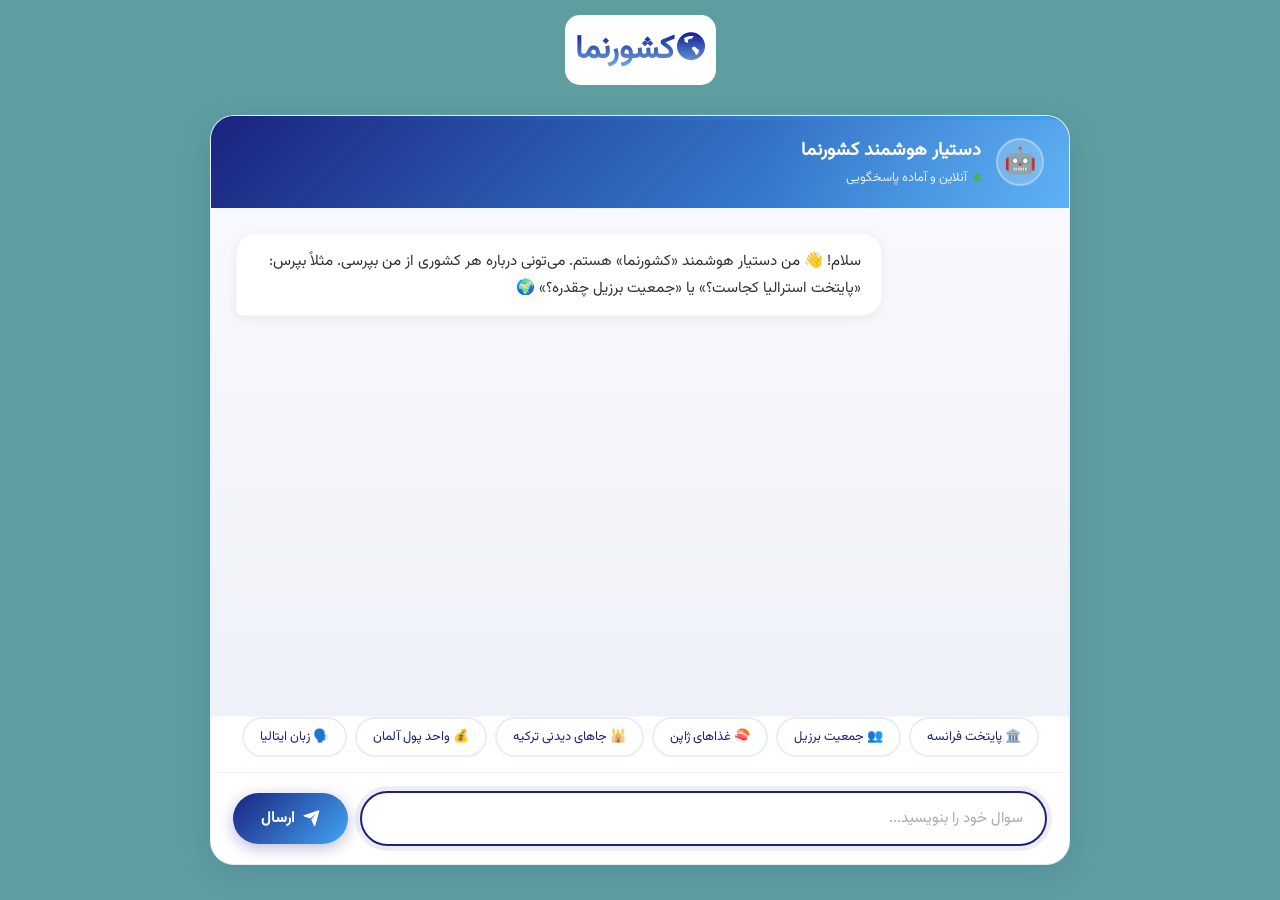
<file: pages/chatbot.html>
<!DOCTYPE html>
<html lang="fa" dir="rtl">
<head>
    <meta charset="UTF-8">
    <meta name="viewport" content="width=device-width, initial-scale=1.0">
    <title>دستیار هوشمند | کشورنما</title>
    <meta name="description" content="دستیار هوشمند کشورنما - پاسخ به سوالات شما درباره کشورهای جهان">
    <link rel="stylesheet" href="../css/reset.css">
    <link rel="stylesheet" href="../css/style.css">
    <link rel="stylesheet" href="../assets/Remixicon/remixicon.css" />
    <link rel="shortcut icon" href="../assets/images/united.ico.png" type="image/x-icon">
    <link rel="stylesheet" href="../css/chat.css">
</head>
<body>
    <header class="main-header">
        <div class="logo">
            <a href="/"><h1><i class="ri-earth-fill"></i>کشورنما</h1></a>
        </div>
    </header>

    <section class="chatbot-section">
        <div class="chatbot-container">
            <!-- ===== هدر چت‌بات ===== -->
            <div class="chatbot-header">
                <div class="bot-icon">🤖</div>
                <div class="header-info">
                    <h3>دستیار هوشمند کشورنما</h3>
                    <p><span class="status-dot"></span> آنلاین و آماده پاسخگویی</p>
                </div>
            </div>

            <!-- ===== ناحیه پیام‌ها ===== -->
            <div class="chatbot-messages" id="chatMessages">
                <div class="message bot">
                    سلام! 👋 من دستیار هوشمند «کشورنما» هستم. می‌تونی درباره هر کشوری از من بپرسی. مثلاً بپرس: «پایتخت استرالیا کجاست؟» یا «جمعیت برزیل چقدره؟» 🌍
                </div>
            </div>

            <!-- ===== سوالات پیشنهادی ===== -->
            <div class="suggested-questions">
                <button class="suggested-btn" data-question="پایتخت فرانسه کجاست؟">
                    🏛️ پایتخت فرانسه
                </button>
                <button class="suggested-btn" data-question="جمعیت برزیل چقدره؟">
                    👥 جمعیت برزیل
                </button>
                <button class="suggested-btn" data-question="غذاهای معروف ژاپن چیست؟">
                    🍣 غذاهای ژاپن
                </button>
                <button class="suggested-btn" data-question="جاهای دیدنی ترکیه کدامند؟">
                    🕌 جاهای دیدنی ترکیه
                </button>
                <button class="suggested-btn" data-question="واحد پول آلمان چیست؟">
                    💰 واحد پول آلمان
                </button>
                <button class="suggested-btn" data-question="زبان رسمی ایتالیا چیست؟">
                    🗣️ زبان ایتالیا
                </button>
            </div>

            <!-- ===== ناحیه ورودی ===== -->
            <div class="chatbot-input-area">
                <input 
                    type="text" 
                    id="chatInput" 
                    placeholder="سوال خود را بنویسید..." 
                    autocomplete="off">
                <button id="sendBtn">
                    <i class="ri-send-plane-fill"></i>
                    <span>ارسال</span>
                </button>
            </div>
        </div>
    </section>

    <script src="../js/chatbot.js"></script>
</body>
</html>
</file>
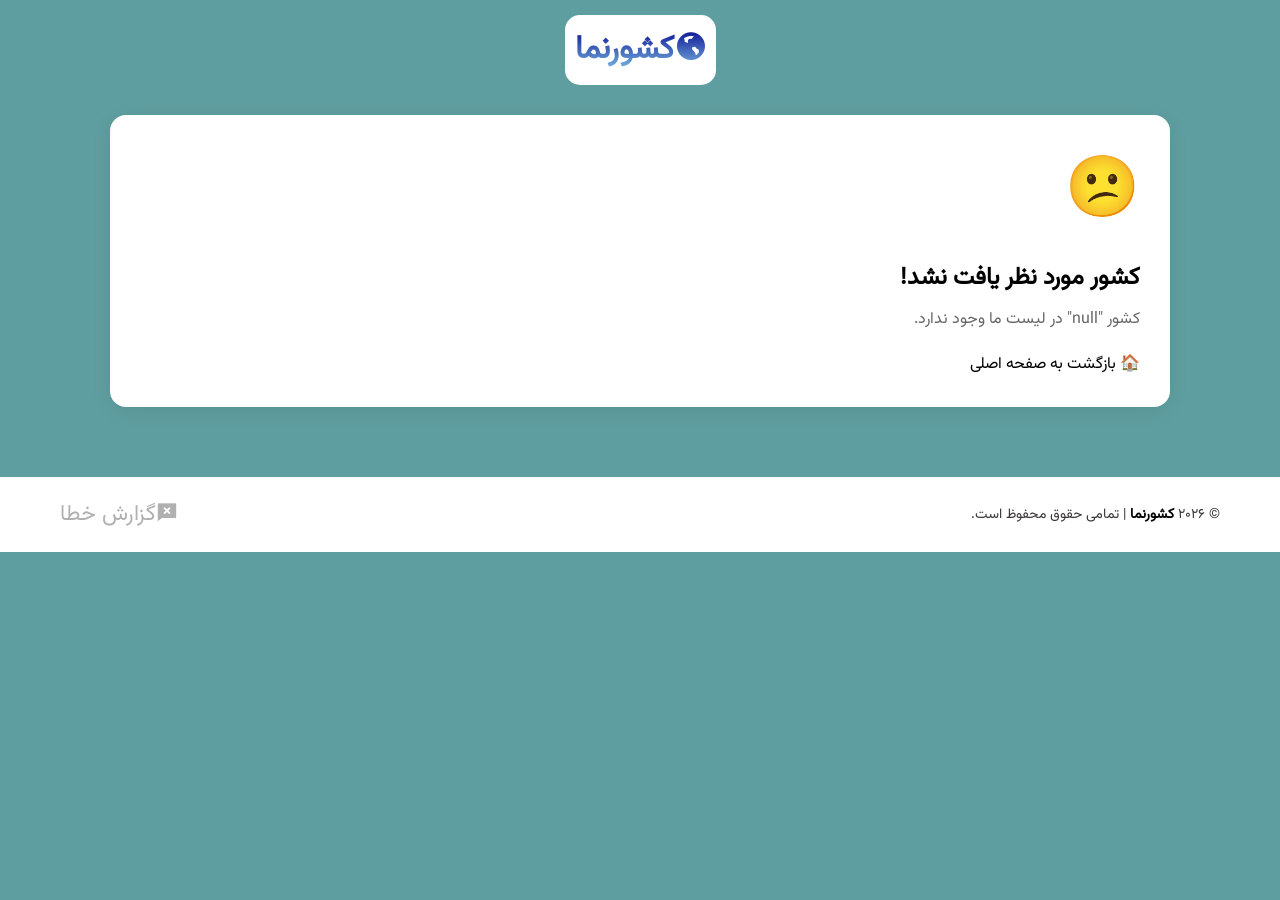
<file: pages/country.html>
<!DOCTYPE html>
<html lang="fa" dir="rtl">
<head>
    <meta charset="UTF-8">
    <meta name="viewport" content="width=device-width, initial-scale=1.0">
    <title>جزئیات کشور</title>
    <link rel="stylesheet" href="../css/reset.css">
    <link rel="stylesheet" href="../css/style.css">
    <link rel="stylesheet" href="../assets/Remixicon/remixicon.css" />
    <link rel="shortcut icon" href="../assets/images/united.ico" type="image/x-icon">
    <link rel="stylesheet" href="../css/respansiv.css">
</head>
<body>
    <header class="main-header">
        <div class="logo">
            <a href="/"><h1><i class="ri-earth-fill"></i>کشورنما</h1></a>
        </div>
    </header>

    <section class="country-detail" id="countryDetail">
        <div class="detail-container" id="detailContainer">
            <!-- اطلاعات با جاوااسکریپت پر میشه -->
            <div id="loadingSpinner" class="loading-spinner">
                <div class="spinner"></div>
                <p>در حال بارگذاری اطلاعات...</p>
            </div>
            <div id="countryContent" style="display: none;"></div>
        </div>
    </section>
    <footer class="main-footer ">
    <div class="footer-content">
        <p class="footer-copy">
            © ۲۰۲۶ <strong>کشورنما</strong> | تمامی حقوق محفوظ است.
        </p>
        <div class="footer-icons">
            <a href="./debugging.html"><i class="ri-chat-delete-fill"></i>گزارش خطا</a>
        </div>
    </div>
</footer>
    <script src="../js/country.js"></script>
    <script src="../js/script.js"></script>
</body>
</html>
</file>
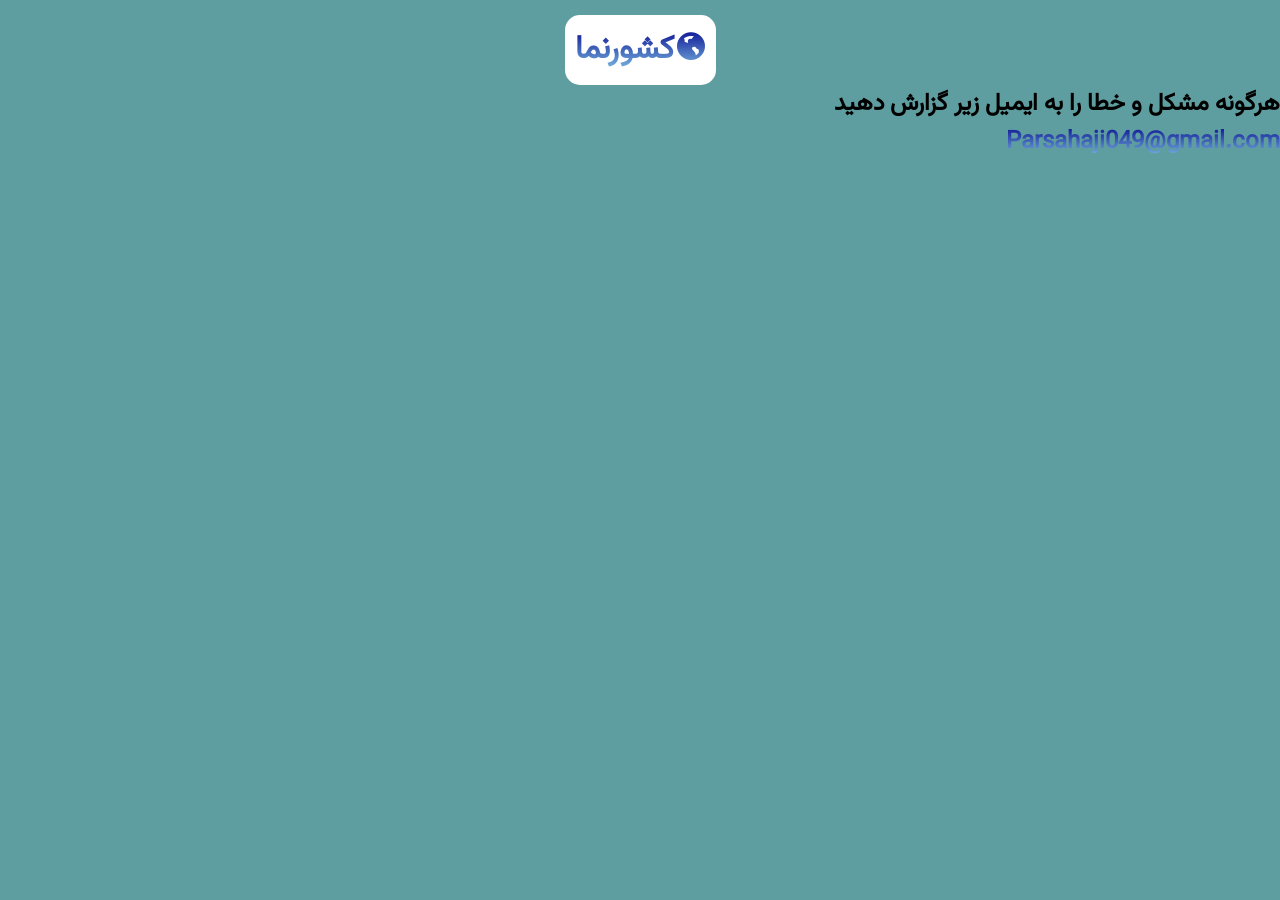
<file: pages/debugging.html>
<!DOCTYPE html>
<html lang="fa" dir="rtl">
<head>
    <meta charset="UTF-8">
    <meta name="viewport" content="width=device-width, initial-scale=1.0">
    <title>کشورنما|Country View</title>
    <link rel="stylesheet" href="../css/reset.css">
    <link rel="stylesheet" href="../css/style.css">
    <link rel="stylesheet" href="../assets/Remixicon/remixicon.css" />
    <link rel="shortcut icon" href="../assets/images/united.ico.png" type="image/x-icon">
    <link rel="stylesheet" href="../css/respansiv.css">
</head>
<body>
    <header class="main-header">
        <div class="logo">
            <a href="/"><h1>
               <i class="ri-earth-fill"></i>کشورنما
            </h1></a>
        </div>
    </header>
    <section class="debugging-box">
    <div class="main">
        <h2> هرگونه مشکل و خطا را
        به ایمیل زیر گزارش دهید</h2>
        <h1 class="h4"> <b>Parsahaji049@gmail.com</b></h1>
    </div>
    </section>
</file>
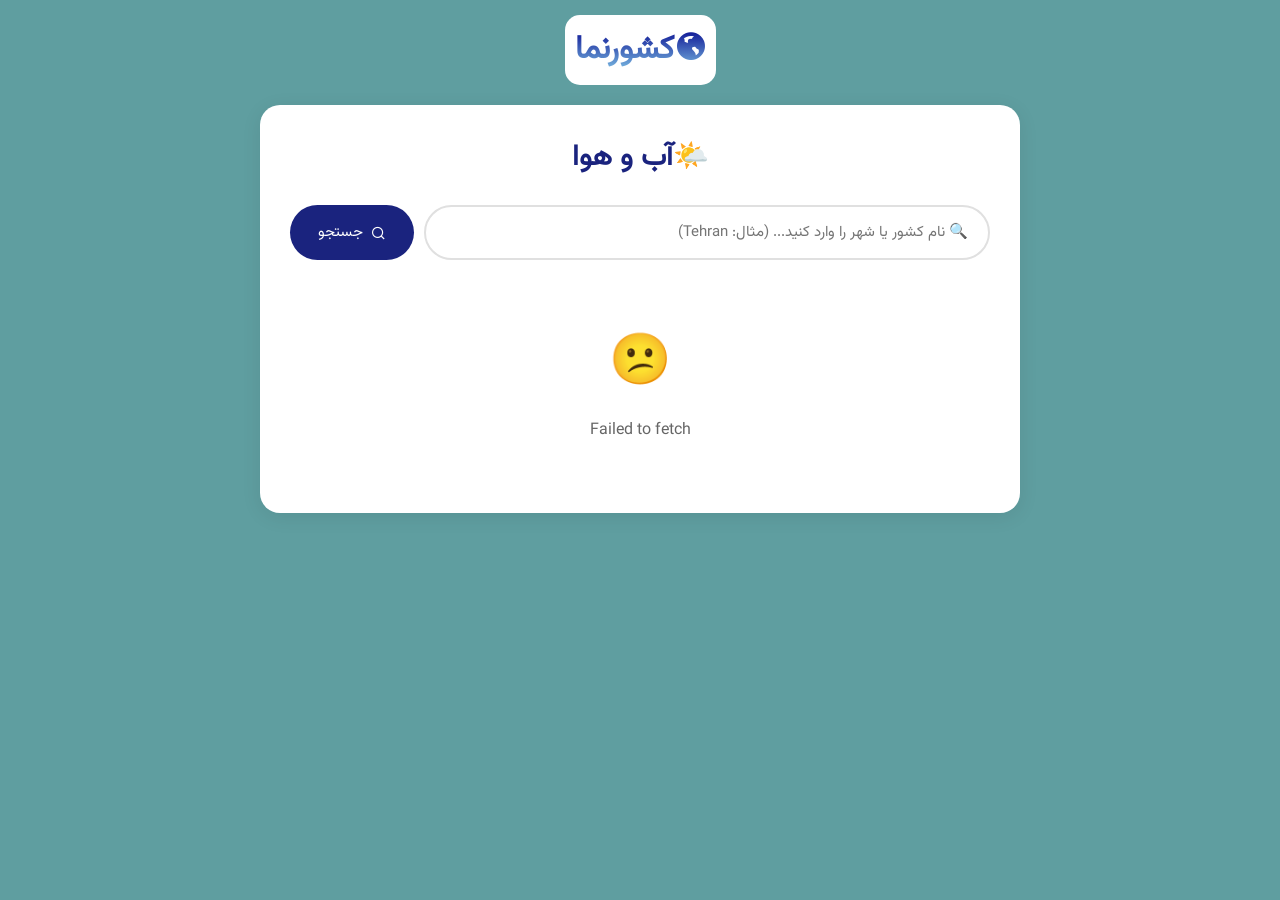
<file: pages/weather.html>
<!DOCTYPE html>
<html lang="fa" dir="rtl">
<head>
    <meta charset="UTF-8">
    <meta name="viewport" content="width=device-width, initial-scale=1.0">
    <title>هواشناسی | کشورنما</title>
    <link rel="stylesheet" href="../css/reset.css">
    <link rel="stylesheet" href="../css/style.css">
    <link rel="stylesheet" href="../css/weather.css">
    <link rel="stylesheet" href="../assets/Remixicon/remixicon.css" />
    <link rel="shortcut icon" href="../assets/images/united.ico" type="image/x-icon">
</head>
<body>
    <header class="main-header">
        <div class="logo">
            <a href="/"><h1><i class="ri-earth-fill"></i>کشورنما</h1></a>
        </div>
    </header>

    <section class="weather-section">
        <div class="weather-container">
            <h2 class="weather-title">🌤️آب و هوا</h2>
            
            <div class="weather-search">
                <input type="text" id="cityInput" placeholder="🔍 نام کشور یا شهر را وارد کنید... (مثال: Tehran)">
                <button id="searchWeatherBtn"><i class="ri-search-line"></i> جستجو</button>
            </div>

            <div id="weatherResult" class="weather-result">
                <!-- نتایج اینجا نمایش داده میشه -->
            </div>
        </div>
    </section>

    <script src="../js/weather.js"></script>
    <script src="../js/country.js"></script>
</body>
</html>
</file>
<file: css/style.css>
.main-header {
    display: flex;
    align-items: center;
    justify-content: center;
    padding-top: 15px;
    gap: 1rem;
}
.main-header .logo {
    background: white;
    border-radius: 15px;
    padding: 10px 10px;
}
.main-header .weather-btn{
    height: 60px;
}
.main-header .globe-btn{
    height: 50px;
    font-size: small;
}
.main-header .tour-btn{
    height: 50px;
    font-size: small;
}
.h1{
    background-image: linear-gradient(darkblue,skyblue);
    background-clip: text;
    -webkit-text-fill-color: transparent;
    animation: rotate-color 1s infinite alternate;
}
@keyframes rotate-color {
    100% {filter: hue-rotate(180deg);}
}
h1{
    background-image: linear-gradient(darkblue,skyblue);
    background-clip: text;
    -webkit-text-fill-color: transparent;
    animation: rotate-color 3s infinite alternate;
}
@keyframes rotate-color {
    100% {filter: hue-rotate(180deg);}
}
/* ============================================
   فیلتر قاره‌ها
   ============================================ */

.filter-container {
    display: flex;
    justify-content: center;
    flex-wrap: wrap;
    gap: 10px;
    margin: 20px 0 30px 0;
    padding: 10px;
}

.filter-buttons {
    display: flex;
    flex-wrap: wrap;
    gap: 8px;
    justify-content: center;
    background: rgba(255, 255, 255, 0.08);
    backdrop-filter: blur(10px);
    -webkit-backdrop-filter: blur(10px);
    padding: 12px 18px;
    border-radius: 16px;
    border: 1px solid rgba(255, 255, 255, 0.15);
}

.filter-btn {
    padding: 8px 18px;
    border: none;
    border-radius: 50px;
    background: rgba(255, 255, 255, 0.1);
    color: rgba(255, 255, 255, 0.8);
    cursor: pointer;
    font-size: 14px;
    font-weight: 500;
    transition: all 0.3s ease;
    font-family: inherit;
    border: 1px solid transparent;
}

.filter-btn:hover {
    background: rgba(255, 255, 255, 0.2);
    color: #fff;
    transform: translateY(-2px);
}

.filter-btn.active {
    background: #1a237e;
    color: #fff;
    box-shadow: 0 4px 20px rgba(26, 35, 126, 0.4);
    border-color: rgba(255, 255, 255, 0.2);
}

.filter-btn:active {
    transform: scale(0.95);
}
.stats {
    display: flex;
    gap: 20px;
    margin-bottom: 30px;
    flex-wrap: wrap;
    padding-top: 15px;
    height: 200px;
    padding-right: 50px;
    padding-left: 50px;
}

.stat-item {
    background: rgba(255, 255, 255, 0.95);
    padding: 20px 30px;
    border-radius: 12px;
    box-shadow: black;
    text-align: center;
    flex: 1;
    min-width: 150px;
}

.stat-number {
    display: block;
    font-size: 2rem;
    font-weight: bold;
    color: gray;
}

.stat-label {
    color: black;
    font-size: 2.5rem;
}
.left{
    width: 150px;
}
.search {
    flex: 1;
    min-width: 250px;
    padding-left: 45px;
    padding-right: 45px;
}

.search input {
    width: 100%;
    padding: 15px  20px;
    font-size: 1rem;
    border-radius: 12px;
    background: white;
    padding-bottom: 20px;
}

.country-bio{
background: rgb(252, 251, 251);
    border-radius: 25px;
    width: 400px;
    height: 411px;
    border: 10px solid transparent;
}
.country-bio .country-flags{
    height: 160px;
    border-radius: 15px 15px 0 0;
    display: flex;
    align-items: center;
    justify-content: center;
    font-size: 45px;
    padding-top: 20px;
}
.country-bio .country-info-box{
    padding: 20px;
}
.product-title{
    margin-bottom: 15px;
        display: flex;
    align-items: center;
    justify-content: center;
}
.country-info{
    font-size: small;
}
.flag{
    width: 250px;
    border-radius: 20px;
}
.countrys{
    display: flex;
    flex-wrap: wrap;
    padding: 110px 110px 110px 110px;
    gap: 1rem;
}
.suis{
    height: 150px;
    width: 150px;
}
.white{
    background: black;
}
.h1{
        border: none;
     height: 10px; 
    background: linear-gradient( #1a237e, #42a5f5); 
    margin: 25px 0;
    background-clip: text;
     border-radius: 10px;
    -webkit-text-fill-color: transparent;
    animation: rotate-color 3s alternate inherit;
}
hr{

}
@keyframes rotate-color {
    100% {filter: hue-rotate(180deg);}
}
/* ===== مودال اطلاعات کشور ===== */
.country-modal {
    position: fixed;
    top: 0;
    left: 0;
    width: 100%;
    height: 100%;
    z-index: 9999;
    display: flex;
    align-items: center;
    justify-content: center;
    opacity: 0;
    visibility: hidden;
    transition: all 0.3s ease;
    padding: 20px;
}

.country-modal.active {
    opacity: 1;
    visibility: visible;
}

.modal-overlay {
    position: absolute;
    top: 0;
    left: 0;
    width: 100%;
    height: 100%;
    background: rgba(0, 0, 0, 0.6);
    backdrop-filter: blur(5px);
}

.modal-content {
    position: relative;
    background: #ffffff;
    max-width: 600px;
    width: 100%;
    max-height: 90vh;
    overflow-y: auto;
    border-radius: 20px;
    padding: 30px 35px;
    box-shadow: 0 25px 80px rgba(0, 0, 0, 0.3);
    transform: scale(0.9) translateY(20px);
    transition: all 0.3s ease;
    z-index: 1;
}

.country-modal.active .modal-content {
    transform: scale(1) translateY(0);
}

.modal-close {
    position: absolute;
    top: 15px;
    left: 20px;
    background: none;
    border: none;
    font-size: 24px;
    color: #999;
    cursor: pointer;
    transition: all 0.3s;
    padding: 5px 10px;
    border-radius: 8px;
}

.modal-close:hover {
    color: #ff1744;
    background: #f5f5f5;
}

.modal-header {
    display: flex;
    align-items: center;
    gap: 15px;
    margin-bottom: 20px;
    padding-bottom: 15px;
    border-bottom: 2px solid #e8edf9;
}

.modal-flag {
    font-size: 40px;
}

.modal-title {
    font-size: 24px;
    color: #1a237e;
    margin: 0;
}

.modal-body {
    display: flex;
    flex-direction: column;
    gap: 12px;
}

.modal-grid {
    display: grid;
    grid-template-columns: 1fr 1fr;
    gap: 8px 15px;
}

.modal-item {
    display: flex;
    align-items: center;
    gap: 5px;
    font-size: 0.95rem;
    color: #444;
    padding: 6px 0;
    border-bottom: 1px solid #f0f2f5;
}

.modal-label {
    font-weight: bold;
    color: #1a237e;
    min-width: 70px;
}

.modal-funfact,
.modal-famous,
.modal-food {
    padding: 12px 15px;
    border-radius: 10px;
    font-size: 0.95rem;
    line-height: 1.7;
}

.modal-funfact {
    background: #e8edf9;
    border-right: 3px solid #1a237e;
}

.modal-famous {
    background: #f0f8f0;
    border-right: 3px solid #2e7d32;
}

.modal-food {
    background: #fff8f0;
    border-right: 3px solid #f57c00;
}

.modal-funfact .modal-label,
.modal-famous .modal-label,
.modal-food .modal-label {
    display: block;
    margin-bottom: 4px;
}

/* اسکرول‌بار مودال */
.modal-content::-webkit-scrollbar {
    width: 6px;
}

.modal-content::-webkit-scrollbar-track {
    background: #f5f5f5;
    border-radius: 10px;
}

.modal-content::-webkit-scrollbar-thumb {
    background: #1a237e;
    border-radius: 10px;
}


/* ===== مودال ===== */
.country-modal {
    position: fixed;
    top: 0;
    left: 0;
    width: 100%;
    height: 100%;
    z-index: 9999;
    display: flex;
    align-items: center;
    justify-content: center;
    padding: 20px;
    opacity: 0;
    visibility: hidden;
    transition: all 0.3s ease;
}

.modal-overlay {
    position: absolute;
    top: 0;
    left: 0;
    width: 100%;
    height: 100%;
    background: rgba(0, 0, 0, 0.6);
    backdrop-filter: blur(5px);
}

.modal-content {
    position: relative;
    background: #fff;
    max-width: 550px;
    width: 100%;
    max-height: 90vh;
    overflow-y: auto;
    padding: 30px;
    border-radius: 16px;
    box-shadow: 0 20px 60px rgba(0,0,0,0.3);
    transform: scale(0.9) translateY(20px);
    transition: all 0.3s ease;
    z-index: 1;
}

.modal-close {
    position: absolute;
    top: 12px;
    left: 16px;
    background: none;
    border: none;
    font-size: 22px;
    color: #999;
    cursor: pointer;
    padding: 5px 10px;
    border-radius: 8px;
    transition: all 0.3s;
}

.modal-close:hover {
    color: #ff1744;
    background: #f5f5f5;
}

/* اسکرول‌بار */
.modal-content::-webkit-scrollbar {
    width: 5px;
}
.modal-content::-webkit-scrollbar-track {
    background: #f5f5f5;
    border-radius: 10px;
}
.modal-content::-webkit-scrollbar-thumb {
    background: #1a237e;
    border-radius: 10px;
}

/* ریسپانسیو
@media (max-width: 600px) {
    .modal-content {
        padding: 20px;
        margin: 10px;
    }
    .modal-content div[style*="grid-template-columns"] {
        grid-template-columns: 1fr !important;
    }
} */
 /* ===== رفع مشکل بهم ریختگی هنگام جستجو ===== */
.country-bio {
    transition: all 0.3s ease;
    overflow: hidden;
}

.country-bio.hidden {
    opacity: 0;
    visibility: hidden;
    height: 0;
    margin-bottom: 0;
    padding: 0;
    overflow: hidden;
    border: none;
    box-shadow: none;
    transform: scale(0.95);
}

.country-bio.visible {
    opacity: 1;
    visibility: visible;
    height: auto;
    margin-bottom: 20px;
    padding: 20px;
    transform: scale(1);
}
/* ===== رفع مشکل نمایش ایموجی در کروم ===== */
.product-title {
    font-family:vazirmatn 'Segoe UI Emoji', 'Apple Color Emoji', 'Noto Color Emoji', 'Tahoma', Arial, sans-serif;
}

.product-title img.flag-emoji {
    width: 24px;
    height: auto;
    display: inline-block;
    vertical-align: middle;
    margin-left: 5px;
    border-radius: 2px;
}

/* ایموجی‌های داخل متن */
.emoji-flag {
    font-family: 'Segoe UI Emoji', 'Apple Color Emoji', 'Noto Color Emoji', sans-serif;
    font-size: 1.2em;
}
.btn-box  {

    border-radius: 20px;
    color: white;
    display: flex;
    align-items: center;
    justify-content: center;
}
.more {
        border: 1px solid black;
        padding: 20px 20px 20px 20px;
        border-radius: 20px;
        background: white;
}
/* ============ فوتر ساده ============ */
.main-footer {
    background: white;
    padding: 20px 0;
    margin-top: 40px;
}

.footer-content {
    max-width: 1200px;
    margin: 0 auto;
    padding: 0 20px;
    display: flex;
    justify-content: space-between;
    align-items: center;
    flex-wrap: wrap;
    gap: 15px;
}

.footer-copy {
    color: rgb(58, 55, 55);
    font-size: 14px;
    margin: 0;
}

.footer-copy strong {
    color: black;
}

.footer-icons {
    display: flex;
    gap: 12px;
}

.footer-icons a {
    color: #b0b0b0;
    font-size: 22px;
    transition: all 0.3s ease;
    text-decoration: none;
}

.footer-icons a:hover {
    color: darkcyan;
    transform: translateY(-2px);
}
/* ===== انیمیشن کارت‌ها هنگام فیلتر ===== */
.country-bio {
    transition: all 0.4s ease;
    overflow: hidden;
}

/* ===== ریست کردن استایل‌های کارت هنگام نمایش ===== */
.country-bio[style*="opacity: 1"] {
    transition: all 0.4s ease;
}

/* ===== استایل پیام "نتیجه‌ای یافت نشد" ===== */
.no-results {
    animation: fadeInUp 0.5s ease;
}

@keyframes fadeInUp {
    from {
        opacity: 0;
        transform: translateY(20px);
    }
    to {
        opacity: 1;
        transform: translateY(0);
    }
}
/* ============================================
   صفحه جزئیات کشور
   ============================================ */

.country-detail {
    max-width: 1100px;
    margin: 0 auto;
    padding: 30px 20px;
    direction: rtl;
}

.detail-container {
    background: #fff;
    border-radius: 16px;
    padding: 30px;
    box-shadow: 0 4px 20px rgba(0, 0, 0, 0.08);
}

/* ===== اسپینر بارگذاری ===== */
.loading-spinner {
    text-align: center;
    padding: 60px 20px;
}

.spinner {
    width: 50px;
    height: 50px;
    border: 4px solid #e8edf9;
    border-top: 4px solid darkcyan;
    border-radius: 50%;
    animation: spin 1s linear infinite;
    margin: 0 auto 20px;
}

@keyframes spin {
    0% { transform: rotate(0deg); }
    100% { transform: rotate(360deg); }
}

.loading-spinner p {
    color: #666;
    font-size: 16px;
}

/* ===== دکمه بازگشت ===== */
.detail-back {
    margin-bottom: 25px;
}

.back-btn {
    display: inline-flex;
    align-items: center;
    gap: 8px;
    color: #1a237e;
    text-decoration: none;
    font-weight: 500;
    padding: 8px 16px;
    border-radius: 8px;
    background: #e8edf9;
    transition: all 0.3s;
}

.back-btn:hover {
    background: #d0d8ea;
    transform: translateX(5px);
}

.back-btn i {
    font-size: 18px;
}

/* ===== هدر کشور ===== */
.detail-header {
    display: flex;
    align-items: center;
    gap: 25px;
    padding-bottom: 25px;
    border-bottom: 2px solid #e8edf9;
    margin-bottom: 30px;
}

.detail-flag-img {
    width: 120px;
    height: auto;
    border-radius: 8px;
    box-shadow: 0 4px 15px rgba(0, 0, 0, 0.15);
}

.detail-title h1 {
    font-size: 32px;
    color: #1a237e;
    margin: 0;
}

.detail-subtitle {
    color: #666;
    font-size: 16px;
    margin: 5px 0 0;
}

/* ===== کارت‌های اطلاعات ===== */
.detail-grid {
    display: grid;
    grid-template-columns: repeat(4, 1fr);
    gap: 15px;
    margin-bottom: 30px;
}

.detail-card {
    background: #f8f9fa;
    border-radius: 12px;
    padding: 16px 18px;
    text-align: center;
    transition: all 0.3s;
    border: 1px solid transparent;
}

.detail-card:hover {
    background: #e8edf9;
    border-color: #1a237e;
    transform: translateY(-3px);
}

.detail-card-icon {
    font-size: 28px;
    margin-bottom: 5px;
}

.detail-card-label {
    font-size: 12px;
    color: #888;
    font-weight: 500;
    margin-bottom: 3px;
}

.detail-card-value {
    font-size: 15px;
    color: #1a237e;
    font-weight: 600;
}

/* ===== بخش‌های اطلاعات ===== */
.detail-section {
    margin-top: 25px;
    padding: 20px 25px;
    border-radius: 12px;
}

.detail-section h3 {
    font-size: 18px;
    color: #1a237e;
    margin: 0 0 12px 0;
    display: flex;
    align-items: center;
    gap: 8px;
}

.detail-section h3 span {
    font-size: 22px;
}

.detail-section p {
    color: #444;
    line-height: 1.8;
    font-size: 15px;
    margin: 0;
}

.detail-funfact {
    background: #e8edf9;
    border-right: 4px solid #1a237e;
}

.detail-famous {
    background: #f0f8f0;
    border-right: 4px solid #2e7d32;
}

.detail-food {
    background: #fff8f0;
    border-right: 4px solid #f57c00;
}

.detail-map {
    background: #f5f5f5;
    padding: 20px;
}

.map-container {
    border-radius: 12px;
    overflow: hidden;
}

/* ===== برچسب‌ها (تگ‌ها) ===== */
.detail-tags {
    display: flex;
    flex-wrap: wrap;
    gap: 8px;
}

.detail-tag {
    background: rgba(255, 255, 255, 0.7);
    padding: 6px 14px;
    border-radius: 20px;
    font-size: 14px;
    color: #333;
    border: 1px solid rgba(0, 0, 0, 0.06);
}

.food-tag {
    background: rgba(255, 255, 255, 0.7);
    border-color: rgba(245, 124, 0, 0.2);
}

/* ===== لینک ویکی‌پدیا ===== */
.detail-wiki {
    background: #f8f9fa;
    padding: 0;
    border: 1px solid #e9ecef;
}

.wiki-link {
    display: flex;
    align-items: center;
    justify-content: center;
    gap: 12px;
    padding: 16px 20px;
    color: #1a237e;
    text-decoration: none;
    font-weight: 500;
    font-size: 15px;
    border-radius: 12px;
    transition: all 0.3s;
}

.wiki-link:hover {
    background: #e8edf9;
    color: #0645ad;
}

.wiki-icon {
    width: 24px;
    height: 24px;
    border-radius: 4px;
}

.wiki-link i {
    font-size: 18px;
}
.menu-container {
  position: fixed;
  bottom: 2rem;
  left: 50%;
  transform: translateX(-50%);
  padding: 10px 25px;
  border-radius: 50px;
  background: #cdd6e5cc;
  backdrop-filter: blur(7px);
}

.menu-container .menu-list {
  display: flex;
  gap: 25px;
}

.menu-container .menu-list .menu-link {
  width: 50px;
  height: 50px;
  display: block;
  border-radius: 50%;
  display: flex;
  align-items: center;
  justify-content: center;
  transition: all 0.3s;
  position: relative;
}

/* Elements with the "active" class will receive these styles.
   The "active" class is added via JavaScript. */
.menu-container .menu-list .menu-link:hover,
.menu-container .menu-list .menu-link.active {
  background: darkcyan;
  color: white;
}

/* Create Label On Links */
.menu-container .menu-list .menu-link::after {
  content: attr(data-title);
  position: absolute;
  top: -80%;
  background: darkcyan;
  border-radius: 5px;
  padding: 5px 1rem;
  opacity: 0;
  color: black;
}

/* create Bottom Angle */
.menu-container .menu-list .menu-link::before {
  content: "";
  position: absolute;
  top: -22%;
  width: 0;
  height: 0;
  border-left: 8px solid transparent;
  border-right: 8px solid transparent;
  border-top: 8px solid darkcyan;
  opacity: 0;
}

/* show label on link hover */
.menu-container .menu-list .menu-link:hover::after,
.menu-container .menu-list .menu-link:hover::before {
  opacity: 1;
}

.menu-container .menu-list .menu-link::after,
.menu-container .menu-list .menu-link::before {
  pointer-events: none;
}

/* Sections Styles */
.page-section {
  height: 100dvh;
  padding-top: 45px;
}

.page-section .section-title {
  text-align: center;
  color: #172627;
  font-size: 3rem;
}


/* .back-to-top { 
    position: fixed;
    bottom: 30px;
    left: 30px;
    width: 55px;
    height: 55px;
    border-radius: 50%;
    border: none;
    background: linear-gradient(135deg, #1a237e, #42a5f5);
    color: #fff;
    font-size: 24px;
    cursor: pointer;
    display: flex;
    align-items: center;
    justify-content: center;
    box-shadow: 0 4px 20px rgba(26, 35, 126, 0.35);
    transition: all 0.4s cubic-bezier(0.4, 0, 0.2, 1);
    opacity: 0;
    visibility: hidden;
    transform: translateY(20px) scale(0.8);
    z-index: 9998;
    overflow: hidden;
}


.back-to-top::before {
    content: '';
    position: absolute;
    inset: 0;
    border-radius: 50%;
    background: radial-gradient(circle, rgba(255,255,255,0.3) 0%, transparent 70%);
    opacity: 0;
    transition: opacity 0.3s;
}

.back-to-top:hover::before {
    opacity: 1;
}


.back-to-top.visible {
    opacity: 1;
    visibility: visible;
    transform: translateY(0) scale(1);
}


.back-to-top:hover {
    transform: translateY(-5px) scale(1.05);
    box-shadow: 0 8px 30px rgba(26, 35, 126, 0.5);
}

.back-to-top:hover i {
    animation: bounceUp 0.6s ease infinite;
}

.back-to-top:active {
    transform: translateY(-2px) scale(0.98);
}


.back-to-top i {
    font-size: 24px;
    transition: transform 0.3s;
    position: relative;
    z-index: 1;
}

@keyframes bounceUp {
    0%, 100% {
        transform: translateY(0);
    }
    50% {
        transform: translateY(-5px);
    }
}


body.dark-mode .back-to-top {
    background: linear-gradient(135deg, #42a5f5, #64b5f6);
    box-shadow: 0 4px 20px rgba(66, 165, 245, 0.4);
}

body.dark-mode .back-to-top:hover {
    box-shadow: 0 8px 30px rgba(66, 165, 245, 0.6);
}


@media (max-width: 768px) {
    .back-to-top {
        width: 48px;
        height: 48px;
        bottom: 20px;
        left: 20px;
        font-size: 20px;
    }

    .back-to-top i {
        font-size: 20px;
    }
}


    .back-to-top i {
        font-size: 18px;
     }  */
/* ============================================
   انیمیشن موج برای هدر
   ============================================ */

/* ============================================
   انیمیشن سه‌بعدی کارت‌ها
   ============================================ */

.country-bio {
    transform-style: preserve-3d;
    perspective: 1000px;
    transition: all 0.5s cubic-bezier(0.4, 0, 0.2, 1);
}

.country-bio:hover {
    transform: translateY(-10px) rotateX(3deg) rotateY(-3deg) scale(1.02);
    box-shadow: 0 20px 40px rgba(26, 35, 126, 0.2);
}

.country-bio .flag {
    transition: transform 0.5s cubic-bezier(0.4, 0, 0.2, 1);
}

.country-bio:hover .flag {
    transform: scale(1.08) rotate(-2deg);
    box-shadow: 0 8px 25px rgba(0, 0, 0, 0.2);
}

.country-bio .product-title {
    transition: transform 0.5s;
}

.country-bio:hover .product-title {
    transform: translateX(-5px);
    color: #42a5f5;
}
/* ============================================
   انیمیشن شناور (Floating)
   ============================================ */

/* دکمه‌های فیلتر شناور */
.filter-btn {
    animation: float 3s ease-in-out infinite;
}

.filter-btn:nth-child(2) { animation-delay: 0.3s; }
.filter-btn:nth-child(3) { animation-delay: 0.6s; }
.filter-btn:nth-child(4) { animation-delay: 0.9s; }
.filter-btn:nth-child(5) { animation-delay: 1.2s; }
.filter-btn:nth-child(6) { animation-delay: 1.5s; }
.filter-btn:nth-child(7) { animation-delay: 1.8s; }

@keyframes float {
    0%, 100% {
        transform: translateY(0);
    }
    50% {
        transform: translateY(-5px);
    }
}

/* آیکون‌های هدر شناور */
.main-header .logo i {
    animation: float 2s ease-in-out infinite;
    display: inline-block;
}

/* دکمه بیشتر شناور */
.more {
    animation: float 2.5s ease-in-out infinite;
}
/* ============================================
   انیمیشن تایپ فقط با CSS
   ============================================ */

.typing-css {
    text-align: center;
    margin: 30px 0;
    overflow: hidden;
    direction: rtl;
}

.typing-css-text {
    display: inline-block;
    font-size: 2rem;
    font-weight: 800;
    background: linear-gradient(135deg, #1a237e, #42a5f5);
    background-clip: text;
    -webkit-text-fill-color: transparent;
    white-space: nowrap;
    overflow: hidden;
    border-left: 3px solid #1a237e;
    animation: typingCSS 8s steps(40) infinite,
               blinkCSS 0.8s step-end infinite;
    width: 0;
    max-width: fit-content;
}

@keyframes typingCSS {
    0%, 10% {
        width: 0;
    }
    40%, 60% {
        width: 100%;
    }
    90%, 100% {
        width: 0;
    }
}

@keyframes blinkCSS {
    0%, 100% {
        border-color: #1a237e;
    }
    50% {
        border-color: transparent;
    }
}

/* ریسپانسیو */
@media (max-width: 768px) {
    .typing-css-text {
        font-size: 1.4rem;
    }
}

@media (max-width: 480px) {
    .typing-css-text {
        font-size: 1rem;
    }
}
</file>
<file: css/chat.css>
/* ============================================
   چت‌بات هوش مصنوعی - استایل مدرن
   ============================================ */

:root {
    --chat-primary: #1a237e;
    --chat-primary-light: #3949ab;
    --chat-accent: #42a5f5;
    --chat-gradient: linear-gradient(135deg, #667eea 0%, #764ba2 100%);
    --chat-gradient-2: linear-gradient(135deg, #1a237e 0%, #42a5f5 100%);
    --chat-bg: rgba(255, 255, 255, 0.75);
    --chat-border: rgba(255, 255, 255, 0.3);
    --chat-shadow: 0 8px 32px rgba(26, 35, 126, 0.12);
    --chat-shadow-lg: 0 20px 60px rgba(26, 35, 126, 0.2);
    --chat-radius: 24px;
    --chat-radius-sm: 16px;
}

/* ===== کانتینر اصلی ===== */
.chatbot-section {
    max-width: 900px;
    margin: 30px auto;
    padding: 0 20px;
}

.chatbot-container {
    background: rgba(255, 255, 255, 0.75);
    backdrop-filter: blur(20px);
    -webkit-backdrop-filter: blur(20px);
    border-radius: var(--chat-radius);
    box-shadow: var(--chat-shadow);
    overflow: hidden;
    display: flex;
    flex-direction: column;
    height: 85vh;
    max-height: 750px;
    border: 1px solid var(--chat-border);
    position: relative;
}

.chatbot-container::before {
    content: '';
    position: absolute;
    top: 0;
    left: 0;
    right: 0;
    height: 4px;
    background: var(--chat-gradient-2);
    z-index: 1;
}

/* ===== هدر چت‌بات ===== */
.chatbot-header {
    background: var(--chat-gradient-2);
    color: #fff;
    padding: 20px 25px;
    display: flex;
    align-items: center;
    gap: 15px;
    font-size: 1.15rem;
    font-weight: 700;
    position: relative;
    overflow: hidden;
}

.chatbot-header::before {
    content: '';
    position: absolute;
    top: -50%;
    right: -50%;
    width: 100%;
    height: 200%;
    background: radial-gradient(circle, rgba(255,255,255,0.15) 0%, transparent 70%);
    pointer-events: none;
}

.chatbot-header .bot-icon {
    width: 48px;
    height: 48px;
    background: rgba(255, 255, 255, 0.2);
    border-radius: 50%;
    display: flex;
    align-items: center;
    justify-content: center;
    font-size: 26px;
    backdrop-filter: blur(10px);
    border: 2px solid rgba(255, 255, 255, 0.3);
    position: relative;
    z-index: 1;
    animation: pulse 3s infinite;
}

@keyframes pulse {
    0%, 100% {
        box-shadow: 0 0 0 0 rgba(255, 255, 255, 0.4);
    }
    50% {
        box-shadow: 0 0 0 10px rgba(255, 255, 255, 0);
    }
}

.chatbot-header .header-info {
    position: relative;
    z-index: 1;
}

.chatbot-header .header-info h3 {
    margin: 0;
    font-size: 1.15rem;
    font-weight: 700;
}

.chatbot-header .header-info p {
    margin: 3px 0 0;
    font-size: 0.8rem;
    opacity: 0.85;
    font-weight: 400;
    display: flex;
    align-items: center;
    gap: 6px;
}

.chatbot-header .status-dot {
    display: inline-block;
    width: 8px;
    height: 8px;
    background: #4caf50;
    border-radius: 50%;
    animation: blink 2s infinite;
}

@keyframes blink {
    0%, 100% { opacity: 1; }
    50% { opacity: 0.4; }
}

/* ===== ناحیه پیام‌ها ===== */
.chatbot-messages {
    flex: 1;
    padding: 25px;
    overflow-y: auto;
    display: flex;
    flex-direction: column;
    gap: 18px;
    background: linear-gradient(180deg, #f8f9fc 0%, #eef1f8 100%);
    scroll-behavior: smooth;
}

.chatbot-messages::-webkit-scrollbar {
    width: 6px;
}

.chatbot-messages::-webkit-scrollbar-track {
    background: transparent;
}

.chatbot-messages::-webkit-scrollbar-thumb {
    background: rgba(26, 35, 126, 0.2);
    border-radius: 10px;
}

.chatbot-messages::-webkit-scrollbar-thumb:hover {
    background: rgba(26, 35, 126, 0.4);
}

/* ===== پیام‌ها ===== */
.message {
    max-width: 80%;
    padding: 14px 20px;
    border-radius: 20px;
    line-height: 1.75;
    font-size: 0.95rem;
    animation: messageIn 0.4s cubic-bezier(0.4, 0, 0.2, 1);
    word-wrap: break-word;
    position: relative;
    box-shadow: 0 2px 8px rgba(0, 0, 0, 0.04);
}

@keyframes messageIn {
    from {
        opacity: 0;
        transform: translateY(15px) scale(0.95);
    }
    to {
        opacity: 1;
        transform: translateY(0) scale(1);
    }
}

.message.user {
    background: var(--chat-gradient-2);
    color: #fff;
    align-self: flex-start;
    border-bottom-right-radius: 6px;
    box-shadow: 0 4px 15px rgba(26, 35, 126, 0.25);
}

.message.bot {
    background: #fff;
    color: #333;
    align-self: flex-end;
    border-bottom-left-radius: 6px;
    box-shadow: 0 2px 12px rgba(0, 0, 0, 0.06);
    border: 1px solid rgba(0, 0, 0, 0.04);
}

.message.bot.loading {
    background: linear-gradient(135deg, #e8edf9, #dce4f5);
    color: #666;
    display: flex;
    align-items: center;
    gap: 5px;
}

.message.bot.loading .dot {
    display: inline-block;
    width: 8px;
    height: 8px;
    background: var(--chat-primary);
    border-radius: 50%;
    animation: dotBounce 1.4s infinite ease-in-out;
}

.message.bot.loading .dot:nth-child(2) {
    animation-delay: 0.2s;
}

.message.bot.loading .dot:nth-child(3) {
    animation-delay: 0.4s;
}

@keyframes dotBounce {
    0%, 60%, 100% {
        transform: translateY(0);
        opacity: 0.4;
    }
    30% {
        transform: translateY(-8px);
        opacity: 1;
    }
}

/* ===== ناحیه ورودی ===== */
.chatbot-input-area {
    display: flex;
    padding: 18px 22px;
    background: #fff;
    border-top: 1px solid rgba(0, 0, 0, 0.05);
    gap: 12px;
    align-items: center;
}

.chatbot-input-area input {
    flex: 1;
    padding: 14px 22px;
    border: 2px solid #e8edf9;
    border-radius: 50px;
    font-size: 15px;
    font-family: inherit;
    outline: none;
    transition: all 0.3s cubic-bezier(0.4, 0, 0.2, 1);
    background: #f8f9fc;
    color: #333;
}

.chatbot-input-area input::placeholder {
    color: #aaa;
}

.chatbot-input-area input:focus {
    border-color: var(--chat-primary);
    background: #fff;
    box-shadow: 0 0 0 5px rgba(26, 35, 126, 0.08);
}

.chatbot-input-area button {
    padding: 14px 28px;
    border: none;
    border-radius: 50px;
    background: var(--chat-gradient-2);
    color: #fff;
    cursor: pointer;
    font-family: inherit;
    font-size: 15px;
    font-weight: 600;
    display: flex;
    align-items: center;
    gap: 8px;
    transition: all 0.3s cubic-bezier(0.4, 0, 0.2, 1);
    box-shadow: 0 4px 15px rgba(26, 35, 126, 0.3);
}

.chatbot-input-area button:hover {
    transform: translateY(-2px);
    box-shadow: 0 8px 25px rgba(26, 35, 126, 0.4);
}

.chatbot-input-area button:active {
    transform: translateY(0) scale(0.98);
}

.chatbot-input-area button:disabled {
    opacity: 0.5;
    cursor: not-allowed;
    transform: none;
    box-shadow: none;
}

.chatbot-input-area button i {
    font-size: 18px;
}

/* ===== سوالات پیشنهادی ===== */
.suggested-questions {
    display: flex;
    flex-wrap: wrap;
    gap: 8px;
    padding: 0 25px 15px;
    justify-content: center;
    background: #fff;
    border-top: 1px solid rgba(0, 0, 0, 0.03);
}

.suggested-btn {
    background: #fff;
    border: 2px solid #e8edf9;
    border-radius: 50px;
    padding: 8px 16px;
    font-size: 13px;
    color: var(--chat-primary);
    cursor: pointer;
    font-family: inherit;
    transition: all 0.3s;
}

.suggested-btn:hover {
    background: var(--chat-primary);
    color: #fff;
    border-color: var(--chat-primary);
    transform: translateY(-2px);
    box-shadow: 0 4px 12px rgba(26, 35, 126, 0.2);
}

/* ============================================
   حالت تاریک
   ============================================ */
body.dark-mode {
    background: #0f0f1a;
}

body.dark-mode .chatbot-container {
    background: rgba(20, 20, 35, 0.85);
    border-color: rgba(255, 255, 255, 0.05);
    box-shadow: 0 8px 32px rgba(0, 0, 0, 0.4);
}

body.dark-mode .chatbot-messages {
    background: linear-gradient(180deg, #0f0f1a 0%, #15152a 100%);
}

body.dark-mode .message.bot {
    background: #1a1a2e;
    color: #e0e0e0;
    border-color: rgba(255, 255, 255, 0.05);
}

body.dark-mode .message.bot.loading {
    background: #1a1a2e;
    color: #aaa;
}

body.dark-mode .message.bot.loading .dot {
    background: var(--chat-accent);
}

body.dark-mode .chatbot-input-area {
    background: #15152a;
    border-top-color: rgba(255, 255, 255, 0.05);
}

body.dark-mode .chatbot-input-area input {
    background: #1a1a2e;
    color: #e0e0e0;
    border-color: rgba(255, 255, 255, 0.08);
}

body.dark-mode .chatbot-input-area input::placeholder {
    color: #666;
}

body.dark-mode .chatbot-input-area input:focus {
    border-color: var(--chat-accent);
    background: #1f1f35;
    box-shadow: 0 0 0 5px rgba(66, 165, 245, 0.1);
}

body.dark-mode .suggested-questions {
    background: #15152a;
    border-top-color: rgba(255, 255, 255, 0.03);
}

body.dark-mode .suggested-btn {
    background: #1a1a2e;
    color: #64b5f6;
    border-color: rgba(255, 255, 255, 0.08);
}

body.dark-mode .suggested-btn:hover {
    background: var(--chat-primary);
    color: #fff;
}

/* ============================================
   ریسپانسیو
   ============================================ */
@media (max-width: 768px) {
    .chatbot-section {
        padding: 0 10px;
        margin: 15px auto;
    }

    .chatbot-container {
        height: 88vh;
        border-radius: 20px;
    }

    .chatbot-header {
        padding: 15px 18px;
        font-size: 1rem;
        gap: 12px;
    }

    .chatbot-header .bot-icon {
        width: 42px;
        height: 42px;
        font-size: 22px;
    }

    .chatbot-header .header-info h3 {
        font-size: 1rem;
    }

    .chatbot-header .header-info p {
        font-size: 0.75rem;
    }

    .chatbot-messages {
        padding: 18px 15px;
        gap: 14px;
    }

    .message {
        max-width: 88%;
        font-size: 0.88rem;
        padding: 12px 16px;
        border-radius: 16px;
    }

    .chatbot-input-area {
        padding: 12px 15px;
        gap: 8px;
    }

    .chatbot-input-area input {
        padding: 12px 18px;
        font-size: 14px;
    }

    .chatbot-input-area button {
        padding: 12px 20px;
        font-size: 14px;
    }

    .chatbot-input-area button i {
        font-size: 16px;
    }

    .suggested-questions {
        padding: 0 15px 12px;
        gap: 6px;
    }

    .suggested-btn {
        font-size: 12px;
        padding: 6px 14px;
    }
}

@media (max-width: 480px) {
    .chatbot-container {
        height: 90vh;
        border-radius: 16px;
    }

    .chatbot-header {
        padding: 12px 15px;
        font-size: 0.9rem;
        gap: 10px;
    }

    .chatbot-header .bot-icon {
        width: 38px;
        height: 38px;
        font-size: 20px;
    }

    .chatbot-header .header-info h3 {
        font-size: 0.9rem;
    }

    .chatbot-header .header-info p {
        font-size: 0.7rem;
    }

    .chatbot-messages {
        padding: 14px 12px;
        gap: 12px;
    }

    .message {
        max-width: 92%;
        font-size: 0.82rem;
        padding: 10px 14px;
        border-radius: 14px;
    }

    .chatbot-input-area {
        padding: 10px 12px;
        gap: 6px;
    }

    .chatbot-input-area input {
        padding: 10px 14px;
        font-size: 13px;
    }

    .chatbot-input-area button {
        padding: 10px 16px;
        font-size: 13px;
    }

    .chatbot-input-area button span {
        display: none;
    }

    .chatbot-input-area button i {
        font-size: 18px;
        margin: 0;
    }

    .suggested-questions {
        padding: 0 12px 10px;
        gap: 5px;
    }

    .suggested-btn {
        font-size: 11px;
        padding: 5px 12px;
    }
}
</file>
<file: css/respansiv.css>
/* ============================================
   responsive.css - کاملاً هماهنگ با style.css شما
   ============================================ */

/* ===== دسکتاپ بزرگ (1200px به بالا) ===== */
@media (min-width: 1200px) {
    .countrys {
        padding: 110px 110px 110px 110px;
        gap: 1rem;
    }
    
    .country-bio {
        width: 400px;
        height: 411px;
    }
}

/* ===== دسکتاپ متوسط (992px - 1199px) ===== */
@media (max-width: 1199px) {
    .countrys {
        padding: 80px 60px;
        gap: 0.8rem;
        justify-content: center;
    }
    
    .country-bio {
        width: 350px;
        height: 380px;
    }
    
    .flag {
        width: 200px;
    }
    
    .stats {
        padding-right: 30px;
        padding-left: 30px;
        height: auto;
        min-height: 150px;
    }
    
    .search {
        padding-left: 30px;
        padding-right: 30px;
    }
}

/* ===== تبلت (768px - 991px) ===== */
@media (max-width: 991px) {
    .countrys {
        padding: 50px 30px;
        gap: 0.8rem;
        justify-content: center;
    }
    
    .country-bio {
        width: 300px;
        height: 360px;
    }
    
    .country-bio .country-flags {
        height: 130px;
        padding-top: 15px;
    }
    
    .country-bio .country-info-box {
        padding: 15px;
    }
    
    .flag {
        width: 170px;
    }
    
    .product-title {
        font-size: 1.1rem;
    }
    
    .country-info {
        font-size: 0.75rem;
    }
    
    .stats {
        padding-right: 20px;
        padding-left: 20px;
        gap: 15px;
        height: auto;
    }
    
    .stat-item {
        padding: 15px 20px;
        min-width: 120px;
    }
    
    .stat-number {
        font-size: 1.5rem;
    }
    
    .stat-label {
        font-size: 1.8rem;
    }
    
    .search {
        padding-left: 20px;
        padding-right: 20px;
    }
    
    .search input {
        padding: 12px 16px;
        font-size: 0.9rem;
    }
    
    .filter-btn {
        padding: 6px 14px;
        font-size: 12px;
    }
    
    /* مودال */
    .modal-content {
        max-width: 500px;
        padding: 25px 25px;
    }
    
    .modal-grid {
        grid-template-columns: 1fr 1fr;
        gap: 6px 12px;
    }
    
    .modal-item {
        font-size: 0.85rem;
    }
    
    /* جزئیات */
    .detail-grid {
        grid-template-columns: repeat(3, 1fr);
        gap: 12px;
    }
    
    .detail-flag-img {
        width: 90px;
    }
    
    .detail-title h1 {
        font-size: 1.6rem;
    }
    
    .detail-card {
        padding: 12px 14px;
    }
}

/* ===== موبایل بزرگ (576px - 767px) ===== */
@media (max-width: 767px) {
    body {
        padding: 10px 8px;
    }
    
    .main-header {
        padding-top: 10px;
    }
    
    .main-header .logo {
        padding: 8px 15px;
        border-radius: 12px;
    }
    
    .main-header .logo h1 {
        font-size: 1.2rem;
    }
    
    .stats {
        flex-direction: row;
        padding: 12px 15px;
        gap: 12px;
        height: auto;
        flex-wrap: wrap;
        justify-content: center;
    }
    
    .stat-item {
        padding: 12px 18px;
        min-width: 100px;
        flex: 0 1 auto;
    }
    
    .stat-number {
        font-size: 1.2rem;
    }
    
    .stat-label {
        font-size: 1.2rem;
    }
    
    .left {
        width: auto;
    }
    
    .search {
        padding-left: 15px;
        padding-right: 15px;
    }
    
    .search input {
        padding: 10px 14px;
        font-size: 0.85rem;
        border-radius: 10px;
    }
    
    .filter-container {
        margin: 10px 0 15px 0;
        padding: 5px;
        gap: 6px;
    }
    
    .filter-buttons {
        padding: 8px 12px;
        border-radius: 12px;
        gap: 5px;
    }
    
    .filter-btn {
        padding: 5px 12px;
        font-size: 11px;
        border-radius: 30px;
    }
    
    .countrys {
        padding: 20px 15px;
        gap: 0.8rem;
        justify-content: center;
    }
    
    .country-bio {
        width: 100%;
        max-width: 320px;
        height: auto;
        min-height: 340px;
        border-radius: 20px;
    }
    
    .country-bio .country-flags {
        height: 120px;
        padding-top: 12px;
        border-radius: 15px 15px 0 0;
    }
    
    .country-bio .country-info-box {
        padding: 12px 15px;
    }
    
    .flag {
        width: 140px;
    }
    
    .product-title {
        font-size: 1rem;
        margin-bottom: 10px;
    }
    
    .country-info {
        font-size: 0.7rem;
        line-height: 1.6;
    }
    
    .suis {
        height: 120px;
        width: 120px;
    }
    
    /* مودال */
    .modal-content {
        max-width: 95%;
        padding: 20px 18px;
        margin: 10px;
        border-radius: 16px;
    }
    
    .modal-header {
        flex-direction: column;
        text-align: center;
        gap: 8px;
        padding-bottom: 12px;
        margin-bottom: 14px;
    }
    
    .modal-flag {
        font-size: 32px;
    }
    
    .modal-title {
        font-size: 1.1rem;
    }
    
    .modal-grid {
        grid-template-columns: 1fr;
        gap: 4px;
    }
    
    .modal-item {
        font-size: 0.8rem;
        padding: 4px 0;
    }
    
    .modal-label {
        min-width: 55px;
    }
    
    .modal-close {
        top: 10px;
        left: 12px;
        font-size: 20px;
        padding: 4px 8px;
    }
    
    .modal-funfact,
    .modal-famous,
    .modal-food {
        padding: 8px 12px;
        font-size: 0.8rem;
    }
    
    /* جزئیات */
    .country-detail {
        padding: 15px 10px;
    }
    
    .detail-container {
        padding: 16px 14px;
        border-radius: 14px;
    }
    
    .detail-header {
        flex-direction: column;
        text-align: center;
        gap: 12px;
        padding-bottom: 16px;
        margin-bottom: 18px;
    }
    
    .detail-flag-img {
        width: 70px;
    }
    
    .detail-title h1 {
        font-size: 1.3rem;
    }
    
    .detail-subtitle {
        font-size: 0.8rem;
    }
    
    .detail-grid {
        grid-template-columns: repeat(2, 1fr);
        gap: 8px;
    }
    
    .detail-card {
        padding: 10px 8px;
        border-radius: 8px;
    }
    
    .detail-card-icon {
        font-size: 20px;
    }
    
    .detail-card-value {
        font-size: 0.8rem;
    }
    
    .detail-card-label {
        font-size: 10px;
    }
    
    .detail-section {
        padding: 12px 14px;
        margin-top: 12px;
    }
    
    .detail-section h3 {
        font-size: 15px;
    }
    
    .detail-section p {
        font-size: 0.85rem;
        line-height: 1.6;
    }
    
    .detail-tag {
        font-size: 11px;
        padding: 4px 10px;
    }
    
    .map-container iframe {
        height: 150px;
    }
    
    .wiki-link {
        font-size: 13px;
        padding: 10px 14px;
    }
    
    .wiki-icon {
        width: 20px;
        height: 20px;
    }
    
    .back-btn {
        font-size: 12px;
        padding: 6px 12px;
    }
    
    /* فوتر */
    .main-footer {
        padding: 15px 0;
        margin-top: 25px;
    }
    
    .footer-content {
        flex-direction: column;
        text-align: center;
        gap: 12px;
        padding: 0 15px;
    }
    
    .footer-copy {
        font-size: 12px;
    }
    
    .footer-icons a {
        font-size: 18px;
    }
}

/* ===== موبایل کوچک (تا 575px) ===== */
@media (max-width: 575px) {
    body {
        padding: 6px 4px;
    }
    
    .main-header .logo {
        padding: 6px 12px;
        border-radius: 10px;
    }
    
    .main-header .logo h1 {
        font-size: 1rem;
    }
    
    .stats {
        padding: 8px 10px;
        gap: 8px;
        flex-direction: column;
        align-items: center;
    }
    
    .stat-item {
        padding: 8px 14px;
        min-width: 80px;
        width: 100%;
        max-width: 200px;
    }
    
    .stat-number {
        font-size: 1rem;
    }
    
    .stat-label {
        font-size: 1rem;
    }
    
    .search {
        padding-left: 8px;
        padding-right: 8px;
    }
    
    .search input {
        padding: 8px 12px;
        font-size: 0.75rem;
        border-radius: 8px;
    }
    
    .filter-container {
        margin: 5px 0 10px 0;
        padding: 3px;
        gap: 4px;
    }
    
    .filter-buttons {
        padding: 5px 8px;
        border-radius: 10px;
        gap: 3px;
    }
    
    .filter-btn {
        padding: 4px 8px;
        font-size: 9px;
        border-radius: 20px;
    }
    
    .filter-btn.active {
        box-shadow: 0 2px 12px rgba(26, 35, 126, 0.2);
    }
    
    .countrys {
        padding: 10px 6px;
        gap: 0.6rem;
        justify-content: center;
    }
    
    .country-bio {
        width: 100%;
        max-width: 270px;
        min-height: 280px;
        border-radius: 16px;
    }
    
    .country-bio .country-flags {
        height: 100px;
        padding-top: 8px;
        border-radius: 12px 12px 0 0;
        font-size: 30px;
    }
    
    .country-bio .country-info-box {
        padding: 8px 10px;
    }
    
    .flag {
        width: 110px;
    }
    
    .product-title {
        font-size: 0.85rem;
        margin-bottom: 6px;
    }
    
    .country-info {
        font-size: 0.6rem;
        line-height: 1.5;
    }
    
    .suis {
        height: 100px;
        width: 100px;
    }
    
    .btn-box .more {
        padding: 12px 15px;
        font-size: 12px;
        border-radius: 15px;
    }
    
    /* مودال */
    .modal-content {
        padding: 14px 12px;
        border-radius: 12px;
    }
    
    .modal-flag {
        font-size: 28px;
    }
    
    .modal-title {
        font-size: 0.95rem;
    }
    
    .modal-item {
        font-size: 0.7rem;
    }
    
    .modal-label {
        min-width: 45px;
    }
    
    .modal-close {
        top: 8px;
        left: 8px;
        font-size: 16px;
        padding: 3px 6px;
    }
    
    .modal-funfact,
    .modal-famous,
    .modal-food {
        padding: 6px 8px;
        font-size: 0.7rem;
    }
    
    /* جزئیات */
    .country-detail {
        padding: 8px 4px;
    }
    
    .detail-container {
        padding: 10px 8px;
        border-radius: 10px;
    }
    
    .detail-header {
        gap: 8px;
        padding-bottom: 10px;
        margin-bottom: 12px;
    }
    
    .detail-flag-img {
        width: 50px;
    }
    
    .detail-title h1 {
        font-size: 1rem;
    }
    
    .detail-subtitle {
        font-size: 0.7rem;
    }
    
    .detail-grid {
        grid-template-columns: 1fr 1fr;
        gap: 4px;
    }
    
    .detail-card {
        padding: 6px 4px;
        border-radius: 6px;
    }
    
    .detail-card-icon {
        font-size: 14px;
    }
    
    .detail-card-value {
        font-size: 0.65rem;
    }
    
    .detail-card-label {
        font-size: 8px;
    }
    
    .detail-section {
        padding: 8px 10px;
        margin-top: 8px;
        border-radius: 6px;
    }
    
    .detail-section h3 {
        font-size: 12px;
    }
    
    .detail-section h3 span {
        font-size: 14px;
    }
    
    .detail-section p {
        font-size: 0.75rem;
        line-height: 1.4;
    }
    
    .detail-tag {
        font-size: 9px;
        padding: 2px 6px;
    }
    
    .map-container iframe {
        height: 120px;
    }
    
    .wiki-link {
        font-size: 11px;
        padding: 8px 10px;
        gap: 6px;
    }
    
    .wiki-icon {
        width: 16px;
        height: 16px;
    }
    
    .back-btn {
        font-size: 10px;
        padding: 4px 10px;
        border-radius: 20px;
    }
    
    /* فوتر */
    .main-footer {
        padding: 12px 0;
        margin-top: 20px;
    }
    
    .footer-content {
        gap: 8px;
    }
    
    .footer-copy {
        font-size: 10px;
    }
    
    .footer-icons a {
        font-size: 16px;
    }
}

/* ============================================
   صفحه دیباگ - ریسپانسیو
   ============================================ */

@media (max-width: 767px) {
    .debugging-box {
        padding: 20px 15px;
    }
    
    .debugging-box .main {
        padding: 20px 15px;
        border-radius: 12px;
    }
    
    .debugging-box h2 {
        font-size: 1.1rem;
    }
    
    .debugging-box .h4 {
        font-size: 0.9rem;
        word-break: break-all;
    }
}

@media (max-width: 575px) {
    .debugging-box {
        padding: 15px 10px;
    }
    
    .debugging-box .main {
        padding: 15px 10px;
    }
    
    .debugging-box h2 {
        font-size: 0.9rem;
    }
    
    .debugging-box .h4 {
        font-size: 0.75rem;
    }
}

/* ============================================
   منوی پایین - ریسپانسیو
   ============================================ */

@media (max-width: 767px) {
    .menu-container {
        padding: 8px 15px;
        border-radius: 40px;
        bottom: 1rem;
    }
    
    .menu-container .menu-list {
        gap: 15px;
    }
    
    .menu-container .menu-list .menu-link {
        width: 40px;
        height: 40px;
        font-size: 18px;
    }
    
    .menu-container .menu-list .menu-link::after {
        font-size: 10px;
        padding: 3px 10px;
        top: -70%;
    }
}

@media (max-width: 575px) {
    .menu-container {
        padding: 6px 12px;
        border-radius: 30px;
        bottom: 0.5rem;
        max-width: 95%;
    }
    
    .menu-container .menu-list {
        gap: 10px;
    }
    
    .menu-container .menu-list .menu-link {
        width: 35px;
        height: 35px;
        font-size: 15px;
    }
    
    .menu-container .menu-list .menu-link::after {
        display: none;
    }
    
    .menu-container .menu-list .menu-link::before {
        display: none;
    }
}
/* ============================================
   ریسپانسیو کامل - صفحه اصلی (index.html)
   ============================================ */

/* ===== دسکتاپ بزرگ (1200px به بالا) ===== */
@media (min-width: 1200px) {
    .countrys {
        padding: 100px 110px;
        gap: 1.5rem;
        justify-content: center;
    }
    
    .country-bio {
        width: 380px;
        height: auto;
        min-height: 400px;
    }
}

/* ===== دسکتاپ متوسط (992px - 1199px) ===== */
@media (max-width: 1199px) {
    .main-header {
        padding: 12px 20px;
        gap: 10px;
    }
    
    .main-header .logo h1 {
        font-size: 1.1rem;
    }
    
    .countrys {
        padding: 60px 40px;
        gap: 1.2rem;
        justify-content: center;
    }
    
    .country-bio {
        width: 340px;
        height: auto;
        min-height: 380px;
    }
    
    .flag {
        width: 200px;
    }
    
    .stats {
        padding-right: 30px;
        padding-left: 30px;
        height: auto;
        min-height: 150px;
    }
    
    .search {
        padding-left: 30px;
        padding-right: 30px;
    }
    
    .filter-container {
        padding: 10px;
    }
}

/* ===== تبلت (768px - 991px) ===== */
@media (max-width: 991px) {
    /* هدر */
    .main-header {
        padding: 10px 15px;
        flex-wrap: wrap;
        justify-content: center;
        gap: 8px;
    }
    
    .main-header .logo {
        padding: 8px 12px;
        border-radius: 12px;
    }
    
    .main-header .logo h1 {
        font-size: 0.95rem;
    }
    
    /* فیلتر */
    .filter-container {
        padding: 8px;
        margin: 15px 0 20px;
    }
    
    .filter-buttons {
        padding: 8px 12px;
        gap: 5px;
    }
    
    .filter-btn {
        padding: 6px 12px;
        font-size: 12px;
    }
    
    /* آمار */
    .stats {
        padding: 15px 20px;
        gap: 15px;
        height: auto;
        flex-wrap: wrap;
        justify-content: center;
    }
    
    .stat-item {
        padding: 15px 20px;
        min-width: 120px;
    }
    
    .stat-number {
        font-size: 1.5rem;
    }
    
    .stat-label {
        font-size: 1.5rem;
    }
    
    /* جستجو */
    .search {
        padding-left: 20px;
        padding-right: 20px;
    }
    
    .search input {
        padding: 12px 16px;
        font-size: 0.9rem;
    }
    
    /* کارت‌ها */
    .countrys {
        padding: 30px 20px;
        gap: 1rem;
        justify-content: center;
    }
    
    .country-bio {
        width: 300px;
        height: auto;
        min-height: 360px;
    }
    
    .country-bio .country-flags {
        height: 130px;
        padding-top: 15px;
    }
    
    .country-bio .country-info-box {
        padding: 15px;
    }
    
    .flag {
        width: 170px;
    }
    
    .product-title {
        font-size: 1.1rem;
    }
    
    .country-info {
        font-size: 0.8rem;
    }
    
    /* دکمه بیشتر */
    .btn-box {
        margin: 20px 0;
    }
    
    .more {
        padding: 15px 25px;
        font-size: 14px;
    }
    
    /* فوتر */
    .main-footer {
        padding: 15px 0;
        margin-top: 30px;
    }
    
    .footer-content {
        padding: 0 15px;
        gap: 12px;
    }
    
    .footer-copy {
        font-size: 13px;
    }
}

/* ===== موبایل بزرگ (576px - 767px) ===== */
@media (max-width: 767px) {
    body {
        padding: 10px 8px;
    }
    
    /* هدر */
    .main-header {
        padding: 10px 12px;
        gap: 6px;
        border-radius: 12px;
        margin-bottom: 12px;
    }
    
    .main-header .logo {
        padding: 6px 10px;
        border-radius: 10px;
    }
    
    .main-header .logo h1 {
        font-size: 0.8rem;
        gap: 4px;
    }
    
    .main-header .logo h1 i {
        font-size: 0.9rem;
    }
    
    /* فیلتر */
    .filter-container {
        padding: 5px;
        margin: 10px 0 15px;
        gap: 5px;
    }
    
    .filter-buttons {
        padding: 6px 8px;
        gap: 4px;
        border-radius: 12px;
    }
    
    .filter-btn {
        padding: 5px 10px;
        font-size: 11px;
        border-radius: 30px;
    }
    
    /* آمار */
    .stats {
        flex-direction: row;
        padding: 10px 12px;
        gap: 10px;
        height: auto;
        border-radius: 10px;
        margin-bottom: 12px;
        justify-content: center;
    }
    
    .stat-item {
        padding: 10px 15px;
        min-width: 100px;
        flex: 0 1 auto;
    }
    
    .stat-number {
        font-size: 1.1rem;
    }
    
    .stat-label {
        font-size: 1rem;
    }
    
    /* جستجو */
    .search {
        padding-left: 10px;
        padding-right: 10px;
        margin: 10px 0 15px;
    }
    
    .search input {
        padding: 10px 14px;
        font-size: 0.85rem;
        border-radius: 10px;
    }
    
    /* خط جداکننده */
    hr {
        margin: 15px 0;
    }
    
    /* کارت‌ها */
    .countrys {
        padding: 15px 10px;
        gap: 0.8rem;
        justify-content: center;
        display: flex;
        flex-wrap: wrap;
    }
    
    .country-bio {
        width: 100%;
        max-width: 340px;
        height: auto;
        min-height: 340px;
        border-radius: 20px;
        margin: 0 auto;
    }
    
    .country-bio .country-flags {
        height: 120px;
        padding-top: 12px;
        border-radius: 15px 15px 0 0;
    }
    
    .country-bio .country-info-box {
        padding: 12px 15px;
    }
    
    .flag {
        width: 140px;
    }
    
    .product-title {
        font-size: 1rem;
        margin-bottom: 10px;
    }
    
    .country-info {
        font-size: 0.75rem;
        line-height: 1.6;
    }
    
    /* دکمه بیشتر */
    .btn-box {
        margin: 20px 0;
        display: flex;
        justify-content: center;
    }
    
    .more {
        padding: 12px 30px;
        font-size: 13px;
        border-radius: 15px;
    }
    
    /* فوتر */
    .main-footer {
        padding: 15px 0;
        margin-top: 25px;
    }
    
    .footer-content {
        flex-direction: column;
        text-align: center;
        gap: 10px;
        padding: 0 15px;
    }
    
    .footer-copy {
        font-size: 12px;
    }
    
    .footer-icons a {
        font-size: 18px;
    }
}

/* ===== موبایل کوچک (تا 575px) ===== */
@media (max-width: 575px) {
    body {
        padding: 6px 4px;
    }
    
    /* هدر */
    .main-header {
        padding: 8px 8px;
        gap: 4px;
        border-radius: 10px;
        margin-bottom: 10px;
    }
    
    .main-header .logo {
        padding: 5px 8px;
        border-radius: 8px;
    }
    
    .main-header .logo h1 {
        font-size: 0.7rem;
        gap: 3px;
    }
    
    .main-header .logo h1 i {
        font-size: 0.8rem;
    }
    
    /* فیلتر */
    .filter-container {
        padding: 3px;
        margin: 8px 0 12px;
        gap: 3px;
    }
    
    .filter-buttons {
        padding: 5px 6px;
        gap: 3px;
        border-radius: 10px;
    }
    
    .filter-btn {
        padding: 4px 8px;
        font-size: 9px;
        border-radius: 20px;
    }
    
    .filter-btn.active {
        box-shadow: 0 2px 12px rgba(26, 35, 126, 0.2);
    }
    
    /* آمار */
    .stats {
        padding: 8px 10px;
        gap: 8px;
        flex-direction: column;
        align-items: center;
    }
    
    .stat-item {
        padding: 8px 12px;
        min-width: 80px;
        width: 100%;
        max-width: 200px;
    }
    
    .stat-number {
        font-size: 1rem;
    }
    
    .stat-label {
        font-size: 0.9rem;
    }
    
    /* جستجو */
    .search {
        padding-left: 5px;
        padding-right: 5px;
        margin: 8px 0 12px;
    }
    
    .search input {
        padding: 8px 12px;
        font-size: 0.75rem;
        border-radius: 8px;
    }
    
    /* کارت‌ها */
    .countrys {
        padding: 10px 5px;
        gap: 0.6rem;
        justify-content: center;
    }
    
    .country-bio {
        width: 100%;
        max-width: 300px;
        min-height: 300px;
        border-radius: 16px;
    }
    
    .country-bio .country-flags {
        height: 100px;
        padding-top: 8px;
        border-radius: 12px 12px 0 0;
    }
    
    .country-bio .country-info-box {
        padding: 10px 12px;
    }
    
    .flag {
        width: 110px;
    }
    
    .product-title {
        font-size: 0.9rem;
        margin-bottom: 6px;
    }
    
    .country-info {
        font-size: 0.7rem;
        line-height: 1.5;
    }
    
    /* دکمه بیشتر */
    .btn-box {
        margin: 15px 0;
    }
    
    .more {
        padding: 10px 25px;
        font-size: 12px;
        border-radius: 12px;
    }
    
    /* فوتر */
    .main-footer {
        padding: 12px 0;
        margin-top: 20px;
    }
    
    .footer-content {
        gap: 8px;
        padding: 0 10px;
    }
    
    .footer-copy {
        font-size: 10px;
    }
    
    .footer-icons a {
        font-size: 16px;
    }
}
/* ============================================
   ریسپانسیو کامل - صفحه اصلی (index.html)
   ============================================ */

/* ===== دسکتاپ بزرگ (1200px به بالا) ===== */
@media (min-width: 1200px) {
    .countrys {
        padding: 100px 110px;
        gap: 1.5rem;
        justify-content: center;
    }
    
    .country-bio {
        width: 380px;
        height: auto;
        min-height: 400px;
    }
}

/* ===== دسکتاپ متوسط (992px - 1199px) ===== */
@media (max-width: 1199px) {
    .main-header {
        padding: 12px 20px;
        gap: 10px;
    }
    
    .main-header .logo h1 {
        font-size: 1.1rem;
    }
    
    .countrys {
        padding: 60px 40px;
        gap: 1.2rem;
        justify-content: center;
    }
    
    .country-bio {
        width: 340px;
        height: auto;
        min-height: 380px;
    }
    
    .flag {
        width: 200px;
    }
    
    .stats {
        padding-right: 30px;
        padding-left: 30px;
        height: auto;
        min-height: 150px;
    }
    
    .search {
        padding-left: 30px;
        padding-right: 30px;
    }
    
    .filter-container {
        padding: 10px;
    }
}

/* ===== تبلت (768px - 991px) ===== */
@media (max-width: 991px) {
    /* هدر */
    .main-header {
        padding: 10px 15px;
        flex-wrap: wrap;
        justify-content: center;
        gap: 8px;
    }
    
    .main-header .logo {
        padding: 8px 12px;
        border-radius: 12px;
    }
    
    .main-header .logo h1 {
        font-size: 0.95rem;
    }
    
    /* فیلتر */
    .filter-container {
        padding: 8px;
        margin: 15px 0 20px;
    }
    
    .filter-buttons {
        padding: 8px 12px;
        gap: 5px;
    }
    
    .filter-btn {
        padding: 6px 12px;
        font-size: 12px;
    }
    
    /* آمار */
    .stats {
        padding: 15px 20px;
        gap: 15px;
        height: auto;
        flex-wrap: wrap;
        justify-content: center;
    }
    
    .stat-item {
        padding: 15px 20px;
        min-width: 120px;
    }
    
    .stat-number {
        font-size: 1.5rem;
    }
    
    .stat-label {
        font-size: 1.5rem;
    }
    
    /* جستجو */
    .search {
        padding-left: 20px;
        padding-right: 20px;
    }
    
    .search input {
        padding: 12px 16px;
        font-size: 0.9rem;
    }
    
    /* کارت‌ها */
    .countrys {
        padding: 30px 20px;
        gap: 1rem;
        justify-content: center;
    }
    
    .country-bio {
        width: 300px;
        height: auto;
        min-height: 360px;
    }
    
    .country-bio .country-flags {
        height: 130px;
        padding-top: 15px;
    }
    
    .country-bio .country-info-box {
        padding: 15px;
    }
    
    .flag {
        width: 170px;
    }
    
    .product-title {
        font-size: 1.1rem;
    }
    
    .country-info {
        font-size: 0.8rem;
    }
    
    /* دکمه بیشتر */
    .btn-box {
        margin: 20px 0;
    }
    
    .more {
        padding: 15px 25px;
        font-size: 14px;
    }
    
    /* فوتر */
    .main-footer {
        padding: 15px 0;
        margin-top: 30px;
    }
    
    .footer-content {
        padding: 0 15px;
        gap: 12px;
    }
    
    .footer-copy {
        font-size: 13px;
    }
}

/* ===== موبایل بزرگ (576px - 767px) ===== */
@media (max-width: 767px) {
    body {
        padding: 10px 8px;
    }
    
    /* هدر */
    .main-header {
        padding: 10px 12px;
        gap: 6px;
        border-radius: 12px;
        margin-bottom: 12px;
    }
    
    .main-header .logo {
        padding: 6px 10px;
        border-radius: 10px;
    }
    
    .main-header .logo h1 {
        font-size: 0.8rem;
        gap: 4px;
    }
    
    .main-header .logo h1 i {
        font-size: 0.9rem;
    }
    
    /* فیلتر */
    .filter-container {
        padding: 5px;
        margin: 10px 0 15px;
        gap: 5px;
    }
    
    .filter-buttons {
        padding: 6px 8px;
        gap: 4px;
        border-radius: 12px;
    }
    
    .filter-btn {
        padding: 5px 10px;
        font-size: 11px;
        border-radius: 30px;
    }
    
    /* آمار */
    .stats {
        flex-direction: row;
        padding: 10px 12px;
        gap: 10px;
        height: auto;
        border-radius: 10px;
        margin-bottom: 12px;
        justify-content: center;
    }
    
    .stat-item {
        padding: 10px 15px;
        min-width: 100px;
        flex: 0 1 auto;
    }
    
    .stat-number {
        font-size: 1.1rem;
    }
    
    .stat-label {
        font-size: 1rem;
    }
    
    /* جستجو */
    .search {
        padding-left: 10px;
        padding-right: 10px;
        margin: 10px 0 15px;
    }
    
    .search input {
        padding: 10px 14px;
        font-size: 0.85rem;
        border-radius: 10px;
    }
    
    /* خط جداکننده */
    hr {
        margin: 15px 0;
    }
    
    /* کارت‌ها */
    .countrys {
        padding: 15px 10px;
        gap: 0.8rem;
        justify-content: center;
        display: flex;
        flex-wrap: wrap;
    }
    
    .country-bio {
        width: 100%;
        max-width: 340px;
        height: auto;
        min-height: 340px;
        border-radius: 20px;
        margin: 0 auto;
    }
    
    .country-bio .country-flags {
        height: 120px;
        padding-top: 12px;
        border-radius: 15px 15px 0 0;
    }
    
    .country-bio .country-info-box {
        padding: 12px 15px;
    }
    
    .flag {
        width: 140px;
    }
    
    .product-title {
        font-size: 1rem;
        margin-bottom: 10px;
    }
    
    .country-info {
        font-size: 0.75rem;
        line-height: 1.6;
    }
    
    /* دکمه بیشتر */
    .btn-box {
        margin: 20px 0;
        display: flex;
        justify-content: center;
    }
    
    .more {
        padding: 12px 30px;
        font-size: 13px;
        border-radius: 15px;
    }
    
    /* فوتر */
    .main-footer {
        padding: 15px 0;
        margin-top: 25px;
    }
    
    .footer-content {
        flex-direction: column;
        text-align: center;
        gap: 10px;
        padding: 0 15px;
    }
    
    .footer-copy {
        font-size: 12px;
    }
    
    .footer-icons a {
        font-size: 18px;
    }
}

/* ===== موبایل کوچک (تا 575px) ===== */
@media (max-width: 575px) {
    body {
        padding: 6px 4px;
    }
    
    /* هدر */
    .main-header {
        padding: 8px 8px;
        gap: 4px;
        border-radius: 10px;
        margin-bottom: 10px;
    }
    
    .main-header .logo {
        padding: 5px 8px;
        border-radius: 8px;
    }
    
    .main-header .logo h1 {
        font-size: 0.7rem;
        gap: 3px;
    }
    
    .main-header .logo h1 i {
        font-size: 0.8rem;
    }
    
    /* فیلتر */
    .filter-container {
        padding: 3px;
        margin: 8px 0 12px;
        gap: 3px;
    }
    
    .filter-buttons {
        padding: 5px 6px;
        gap: 3px;
        border-radius: 10px;
    }
    
    .filter-btn {
        padding: 4px 8px;
        font-size: 9px;
        border-radius: 20px;
    }
    
    .filter-btn.active {
        box-shadow: 0 2px 12px rgba(26, 35, 126, 0.2);
    }
    
    /* آمار */
    .stats {
        padding: 8px 10px;
        gap: 8px;
        flex-direction: column;
        align-items: center;
    }
    
    .stat-item {
        padding: 8px 12px;
        min-width: 80px;
        width: 100%;
        max-width: 200px;
    }
    
    .stat-number {
        font-size: 1rem;
    }
    
    .stat-label {
        font-size: 0.9rem;
    }
    
    /* جستجو */
    .search {
        padding-left: 5px;
        padding-right: 5px;
        margin: 8px 0 12px;
    }
    
    .search input {
        padding: 8px 12px;
        font-size: 0.75rem;
        border-radius: 8px;
    }
    
    /* کارت‌ها */
    .countrys {
        padding: 10px 5px;
        gap: 0.6rem;
        justify-content: center;
    }
    
    .country-bio {
        width: 100%;
        max-width: 300px;
        min-height: 300px;
        border-radius: 16px;
    }
    
    .country-bio .country-flags {
        height: 100px;
        padding-top: 8px;
        border-radius: 12px 12px 0 0;
    }
    
    .country-bio .country-info-box {
        padding: 10px 12px;
    }
    
    .flag {
        width: 110px;
    }
    
    .product-title {
        font-size: 0.9rem;
        margin-bottom: 6px;
    }
    
    .country-info {
        font-size: 0.7rem;
        line-height: 1.5;
    }
    
    /* دکمه بیشتر */
    .btn-box {
        margin: 15px 0;
    }
    
    .more {
        padding: 10px 25px;
        font-size: 12px;
        border-radius: 12px;
    }
    
    /* فوتر */
    .main-footer {
        padding: 12px 0;
        margin-top: 20px;
    }
    
    .footer-content {
        gap: 8px;
        padding: 0 10px;
    }
    
    .footer-copy {
        font-size: 10px;
    }
    
    .footer-icons a {
        font-size: 16px;
    }
}
/* ============================================
   ریسپانسیو کره زمین
   ============================================ */

/* ===== دسکتاپ بزرگ (1200px+) ===== */
@media (min-width: 1200px) {
    .globe-section {
        height: calc(100vh - 120px);
        max-width: 1200px;
        margin: 20px auto;
        border-radius: 20px;
    }
}

/* ===== دسکتاپ متوسط (992px - 1199px) ===== */
@media (max-width: 1199px) {
    .globe-section {
        height: calc(100vh - 110px);
        max-width: 100%;
        margin: 15px auto;
        border-radius: 18px;
    }

    .globe-hint {
        font-size: 12px;
        padding: 6px 16px;
    }
}

/* ===== تبلت (768px - 991px) ===== */
@media (max-width: 991px) {
    .globe-section {
        height: calc(100vh - 100px);
        margin: 10px auto;
        border-radius: 16px;
    }

    .globe-back {
        top: 15px;
        right: 15px;
    }

    .globe-back a {
        padding: 7px 16px;
        font-size: 13px;
    }

    .globe-hint {
        font-size: 11px;
        padding: 6px 14px;
        bottom: 15px;
    }

    .globe-tooltip {
        font-size: 13px;
        padding: 8px 14px;
    }
}

/* ===== موبایل بزرگ (576px - 767px) ===== */
@media (max-width: 767px) {
    .globe-section {
        height: calc(100vh - 90px);
        margin: 8px auto;
        border-radius: 14px;
    }

    .globe-back {
        top: 10px;
        right: 10px;
    }

    .globe-back a {
        padding: 6px 14px;
        font-size: 12px;
        gap: 4px;
    }

    .globe-back a i {
        font-size: 14px;
    }

    .globe-hint {
        font-size: 10px;
        padding: 5px 12px;
        bottom: 10px;
        gap: 5px;
    }

    .globe-hint i {
        font-size: 13px;
    }

    .globe-tooltip {
        font-size: 12px;
        padding: 6px 12px;
        border-radius: 8px;
    }

    .globe-tooltip img {
        width: 20px !important;
        height: auto !important;
    }
}

/* ===== موبایل کوچک (تا 575px) ===== */
@media (max-width: 575px) {
    .globe-section {
        height: calc(100vh - 80px);
        margin: 5px auto;
        border-radius: 12px;
    }

    .globe-back {
        top: 8px;
        right: 8px;
    }

    .globe-back a {
        padding: 5px 10px;
        font-size: 10px;
        gap: 3px;
        border-radius: 20px;
    }

    .globe-back a i {
        font-size: 12px;
    }

    .globe-hint {
        font-size: 9px;
        padding: 4px 10px;
        bottom: 8px;
        gap: 3px;
        border-radius: 20px;
    }

    .globe-hint i {
        font-size: 11px;
    }

    .globe-tooltip {
        font-size: 11px;
        padding: 5px 10px;
        border-radius: 6px;
    }

    .globe-tooltip img {
        width: 16px !important;
        height: auto !important;
    }
}
</file>
<file: css/weather.css>
/* ===== صفحه هواشناسی ===== */
.weather-section {
    max-width: 800px;
    margin: 0 auto;
    padding: 20px;
}

.weather-container {
    background: #fff;
    border-radius: 20px;
    padding: 30px;
    box-shadow: 0 4px 20px rgba(0, 0, 0, 0.08);
}

.weather-title {
    text-align: center;
    color: #1a237e;
    font-size: 1.8rem;
    margin-bottom: 25px;
}

.weather-search {
    display: flex;
    gap: 10px;
    margin-bottom: 25px;
}

.weather-search input {
    flex: 1;
    padding: 14px 20px;
    border: 2px solid #e0e0e0;
    border-radius: 50px;
    font-size: 15px;
    font-family: inherit;
    outline: none;
    transition: all 0.3s;
}

.weather-search input:focus {
    border-color: #1a237e;
    box-shadow: 0 0 0 4px rgba(26, 35, 126, 0.08);
}

.weather-search button {
    padding: 14px 28px;
    border: none;
    border-radius: 50px;
    background: #1a237e;
    color: #fff;
    cursor: pointer;
    font-size: 15px;
    font-family: inherit;
    display: flex;
    align-items: center;
    gap: 8px;
    transition: all 0.3s;
}

.weather-search button:hover {
    background: #0d1555;
    transform: translateY(-2px);
}

/* ===== کارت آب و هوا ===== */
.weather-card {
    text-align: center;
}

.weather-header h3 {
    color: #1a237e;
    font-size: 1.5rem;
    margin: 0;
}

.weather-header img {
    width: 120px;
    height: 120px;
}

.weather-temp {
    margin: 10px 0 25px;
}

.temp-value {
    font-size: 4rem;
    font-weight: bold;
    color: #1a237e;
    display: block;
}

.temp-desc {
    font-size: 1.1rem;
    color: #666;
    text-transform: capitalize;
}

.weather-details {
    display: grid;
    grid-template-columns: repeat(3, 1fr);
    gap: 12px;
    margin-top: 20px;
}

.detail-item {
    background: #f5f7fa;
    border-radius: 12px;
    padding: 15px 10px;
    display: flex;
    flex-direction: column;
    align-items: center;
    gap: 5px;
    transition: all 0.3s;
}

.detail-item:hover {
    background: #e8edf9;
    transform: translateY(-3px);
}

.detail-item i {
    font-size: 24px;
    color: #1a237e;
}

.detail-item span {
    font-size: 11px;
    color: #888;
}

.detail-item strong {
    font-size: 14px;
    color: #1a237e;
}

/* ===== لودینگ ===== */
.weather-loading {
    text-align: center;
    padding: 40px;
}

.weather-loading .spinner {
    width: 40px;
    height: 40px;
    border: 4px solid #e8edf9;
    border-top: 4px solid #1a237e;
    border-radius: 50%;
    animation: spin 1s linear infinite;
    margin: 0 auto 15px;
}

/* ===== خطا ===== */
.weather-error {
    text-align: center;
    padding: 40px;
    color: #666;
}

.weather-error span {
    font-size: 50px;
    display: block;
    margin-bottom: 15px;
}

/* ===== ریسپانسیو ===== */
@media (max-width: 768px) {
    .weather-container {
        padding: 20px 15px;
        border-radius: 16px;
    }
    
    .weather-title {
        font-size: 1.4rem;
    }
    
    .weather-search {
        flex-direction: column;
    }
    
    .weather-search button {
        justify-content: center;
    }
    
    .weather-details {
        grid-template-columns: repeat(2, 1fr);
        gap: 8px;
    }
    
    .temp-value {
        font-size: 3rem;
    }
    
    .weather-header img {
        width: 90px;
        height: 90px;
    }
}

@media (max-width: 480px) {
    .weather-details {
        grid-template-columns: 1fr 1fr;
        gap: 6px;
    }
    
    .detail-item {
        padding: 10px 6px;
    }
    
    .temp-value {
        font-size: 2.5rem;
    }
}
.weather-flag {
    width: 40px;
    height: 120px;
    border-radius: 4px;
    box-shadow: 0 2px 6px rgba(0, 0, 0, 0.15);
    vertical-align: middle;
    margin-left: 8px;
}

.weather-icon {
    width: 40px;
    height: 60px;
}
</file>
